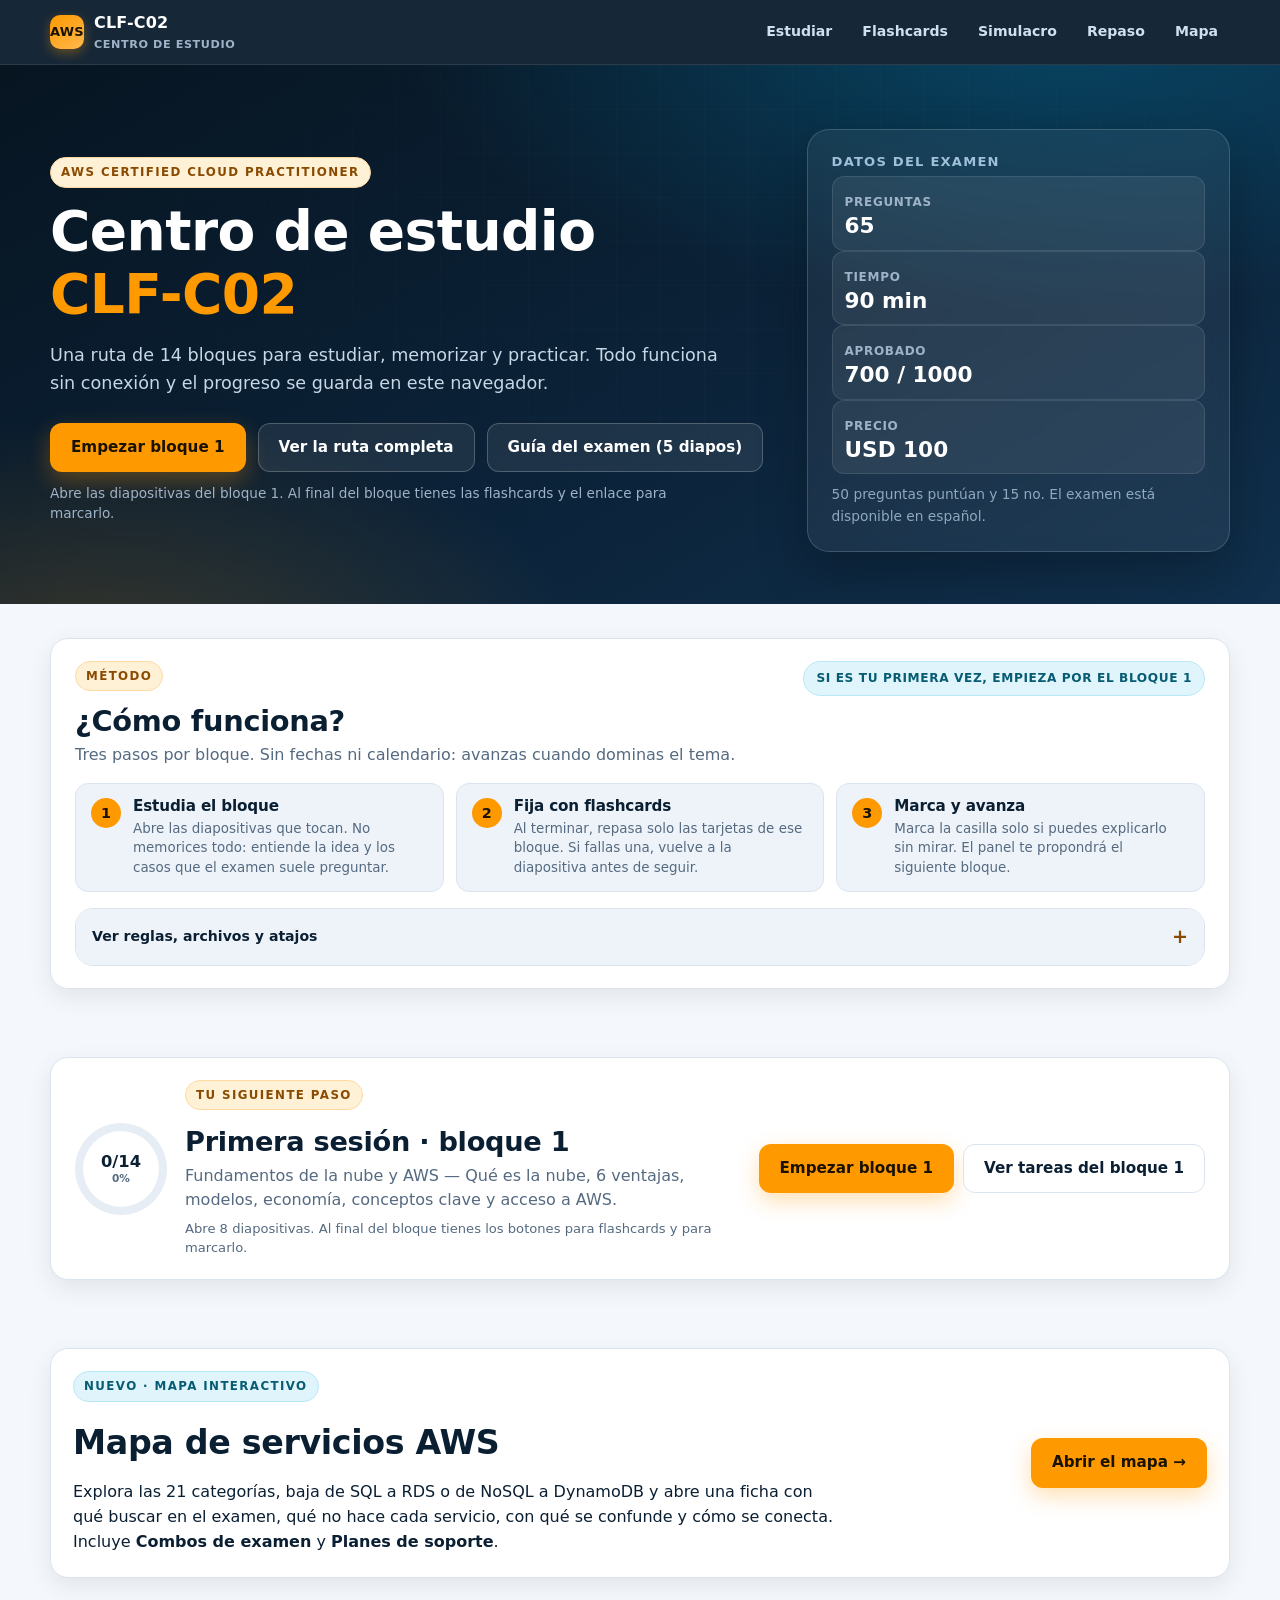
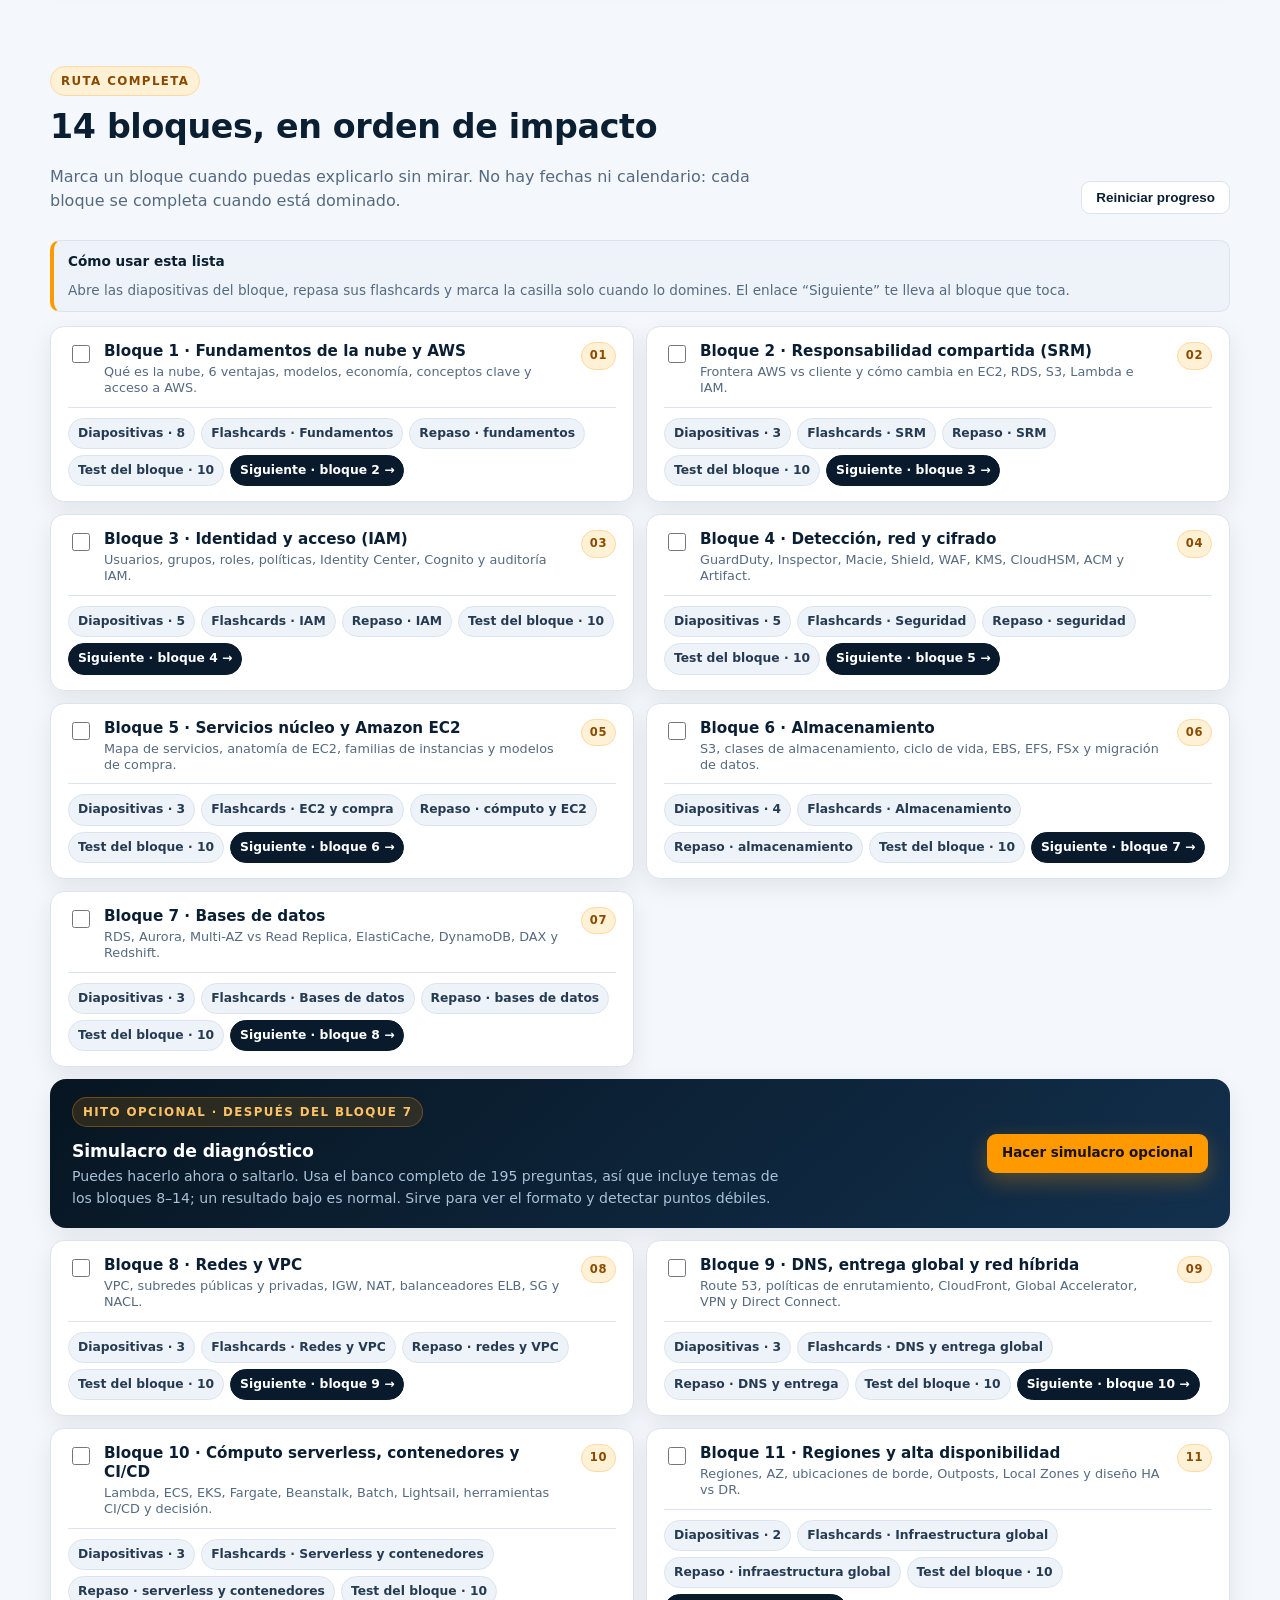
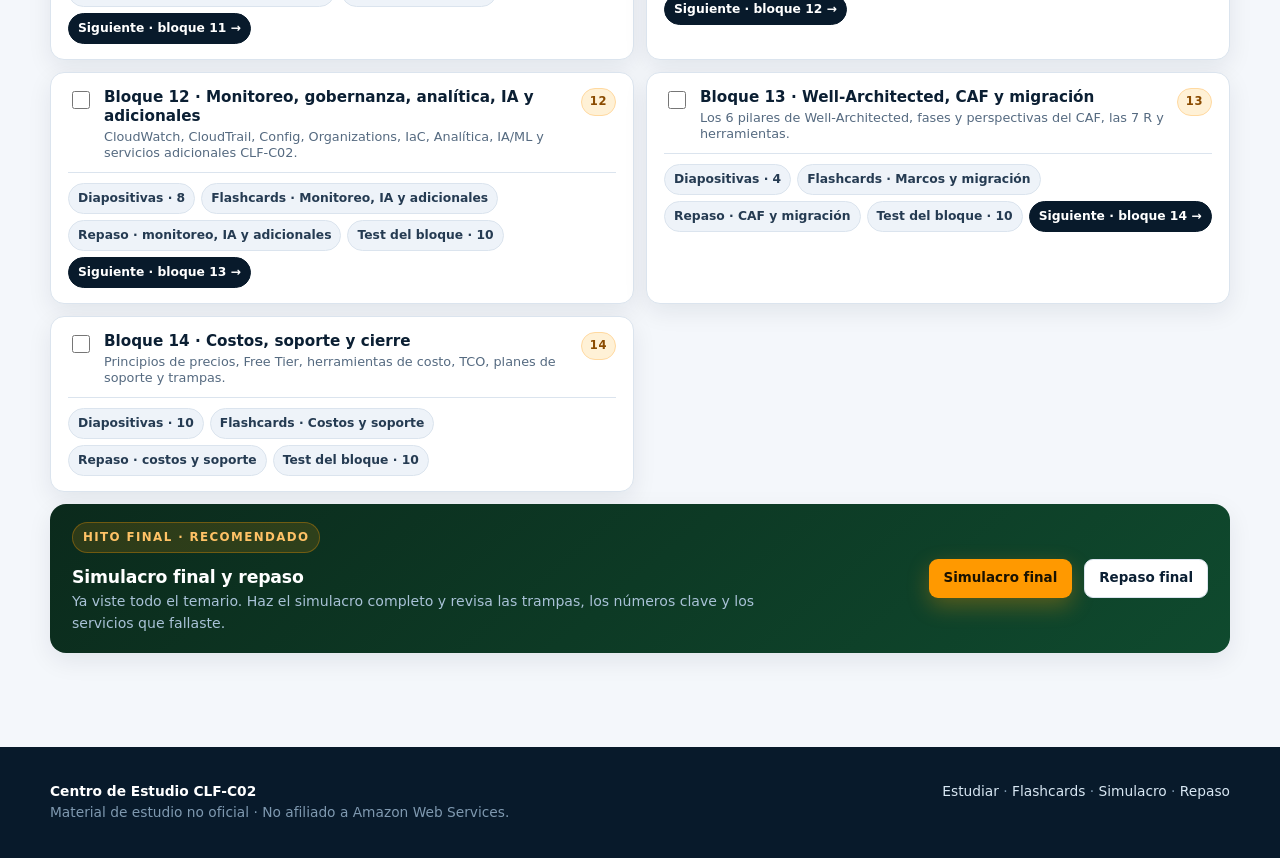
<file: contenido/index.html>
<!DOCTYPE html>
<html lang="es">
<head>
<meta charset="UTF-8">
<meta name="viewport" content="width=device-width, initial-scale=1.0">
<title>Centro de Estudio · AWS Certified Cloud Practitioner (CLF-C02)</title>
<meta name="description" content="Centro de estudio en español para AWS Certified Cloud Practitioner CLF-C02: ruta de 14 bloques, diapositivas, flashcards, simulacro y repaso.">
<link rel="stylesheet" href="assets/estilo.css?v=20261114a">
</head>
<body>

<nav class="topnav">
  <div class="container">
    <a class="brand" href="index.html">
      <span class="brand-mark">AWS</span>
      <span>CLF-C02<span class="brand-sub">Centro de estudio</span></span>
    </a>
    <div class="navlinks">
      <a href="estudio.html">Estudiar</a>
      <a href="flashcards.html">Flashcards</a>
      <a href="examen.html">Simulacro</a>
      <a href="repaso.html">Repaso</a>
      <a href="mapa.html">Mapa</a>
    </div>
  </div>
</nav>

<header class="hero">
  <div class="container">
    <div>
      <span class="eyebrow orange">AWS Certified Cloud Practitioner</span>
      <h1>Centro de estudio <span class="accent">CLF-C02</span></h1>
      <p class="lead">Una ruta de 14 bloques para estudiar, memorizar y practicar. Todo funciona sin conexión y el progreso se guarda en este navegador.</p>
      <div class="hero-actions">
        <a class="btn btn-primary" id="heroPrimary" href="estudio.html#s55">Empezar bloque 1</a>
        <a class="btn btn-ghost" id="heroSecondary" href="#ruta">Ver la ruta completa</a>
        <a class="btn btn-ghost" href="estudio.html#s1" title="Ver las 5 diapositivas introductorias sobre formato, dominios y reglas del examen CLF-C02">Guía del examen (5 diapos)</a>
      </div>
      <p class="hero-help" id="heroHelp">Abre las diapositivas del bloque 1. Al final del bloque tienes las flashcards y el enlace para marcarlo.</p>
    </div>
    <div class="exam-card">
      <h2>Datos del examen</h2>
      <div class="fact"><span>Preguntas</span><b>65</b></div>
      <div class="fact"><span>Tiempo</span><b>90 min</b></div>
      <div class="fact"><span>Aprobado</span><b>700 / 1000</b></div>
      <div class="fact"><span>Precio</span><b>USD 100</b></div>
      <p class="small" style="margin:10px 0 0;color:#8fa9bf">50 preguntas puntúan y 15 no. El examen está disponible en español.</p>
    </div>
  </div>
</header>

<main id="contenido">

<section class="section tight" id="como-funciona">
  <div class="container">
    <div class="how-strip">
      <div class="how-head">
        <div>
          <span class="eyebrow orange">Método</span>
          <h2>¿Cómo funciona?</h2>
          <p>Tres pasos por bloque. Sin fechas ni calendario: avanzas cuando dominas el tema.</p>
        </div>
        <span class="badge sky">Si es tu primera vez, empieza por el bloque 1</span>
      </div>
      <div class="how-steps">
        <div class="how-step">
          <span class="n">1</span>
          <div>
            <h3>Estudia el bloque</h3>
            <p>Abre las diapositivas que tocan. No memorices todo: entiende la idea y los casos que el examen suele preguntar.</p>
          </div>
        </div>
        <div class="how-step">
          <span class="n">2</span>
          <div>
            <h3>Fija con flashcards</h3>
            <p>Al terminar, repasa solo las tarjetas de ese bloque. Si fallas una, vuelve a la diapositiva antes de seguir.</p>
          </div>
        </div>
        <div class="how-step">
          <span class="n">3</span>
          <div>
            <h3>Marca y avanza</h3>
            <p>Marca la casilla solo si puedes explicarlo sin mirar. El panel te propondrá el siguiente bloque.</p>
          </div>
        </div>
      </div>
      <details class="how">
        <summary>Ver reglas, archivos y atajos</summary>
        <div class="how-body">
          <h3>Reglas del método</h3>
          <ul>
            <li>Un bloque por sesión. Entre 20 y 30 minutos es suficiente.</li>
            <li>Marca el bloque solo cuando puedas explicarlo sin ayuda.</li>
            <li>El simulacro sirve para detectar errores, no para memorizar preguntas.</li>
            <li>El simulacro completo es <strong>opcional</strong> después del bloque 7 y <strong>recomendado</strong> al final. Siempre usa el banco completo de 195 preguntas, así que incluye temas que aún no viste.</li>
            <li>El progreso se guarda en este navegador. Reiniciar la ruta no borra las preguntas vistas del simulacro.</li>
            <li>No hay fechas ni calendario: si fallas un día, sigues por el bloque que quedó pendiente.</li>
          </ul>
          <h3>Archivos</h3>
          <ul class="file-map">
            <li><code>index.html</code> — este panel y la ruta de bloques.</li>
            <li><code>estudio.html</code> — 69 diapositivas (5 de guía del examen + 64 organizadas en los 14 bloques de estudio) con contexto explicativo y checkpoints.</li>
            <li><code>flashcards.html</code> — 156 tarjetas sincronizadas bloque por bloque sin spoilers de bloques futuros.</li>
            <li><code>examen.html</code> — simulacro de 65 preguntas con banco de 195 y pausa.</li>
            <li><code>repaso.html</code> — tablas, cifras y trampas para el repaso final.</li>
            <li><code>mapa.html</code> — mapa interactivo de servicios, categorías y fichas de examen.</li>
            <li><code>assets/</code> — estilos, scripts y banco de preguntas.</li>
          </ul>
        </div>
      </details>
    </div>
  </div>
</section>

<section class="section tight" id="hoy">
  <div class="container">
    <div class="today-card">
      <div class="progress-wrap">
        <div class="ring" data-ring><span data-ring-label>0/14</span></div>
        <div class="today-copy">
          <span class="eyebrow">Tu siguiente paso</span>
          <h2 id="todayTitle">Primera sesión · bloque 1</h2>
          <p id="todayText">Fundamentos de la nube y AWS — Qué es la nube, 6 ventajas, IaaS/PaaS/SaaS, escalabilidad, elasticidad y acceso a AWS.</p>
          <p class="today-help" id="todayHelp">Abre 8 diapositivas. Al final del bloque tienes las flashcards exactas de este bloque y su test rápido.</p>
        </div>
      </div>
      <div class="today-actions">
        <a class="btn btn-primary" id="todayBtn" href="estudio.html#s55">Empezar bloque 1</a>
        <a class="btn btn-outline" id="todaySecondary" href="#bloque-1">Ver tareas del bloque 1</a>
      </div>
    </div>
  </div>
</section>

<section class="section tight" id="mapa-servicios">
  <div class="container">
    <div class="card flex between" style="gap:24px;align-items:center">
      <div style="max-width:760px">
        <span class="eyebrow sky">Nuevo · mapa interactivo</span>
        <h2 style="margin-top:10px">Mapa de servicios AWS</h2>
        <p style="margin-bottom:0">Explora las 21 categorías, baja de SQL a RDS o de NoSQL a DynamoDB y abre una ficha con qué buscar en el examen, qué no hace cada servicio, con qué se confunde y cómo se conecta. Incluye <strong>Combos de examen</strong> y <strong>Planes de soporte</strong>.</p>
      </div>
      <a class="btn btn-primary" href="mapa.html">Abrir el mapa →</a>
    </div>
  </div>
</section>

<section class="section" id="ruta">
  <div class="container">
    <div class="section-head">
      <div>
        <span class="eyebrow orange">Ruta completa</span>
        <h2>14 bloques, en orden de impacto</h2>
        <p>Marca un bloque cuando puedas explicarlo sin mirar. No hay fechas ni calendario: cada bloque se completa cuando está dominado.</p>
      </div>
      <button class="btn btn-outline btn-sm" type="button" data-reset-progress>Reiniciar progreso</button>
    </div>

    <div class="route-help" id="routeHelp">
      <b>Cómo usar esta lista</b>
      <span>Abre las diapositivas del bloque, repasa sus flashcards y marca la casilla solo cuando lo domines. El enlace “Siguiente” te lleva al bloque que toca.</span>
    </div>

    <div class="route" id="routeGrid"></div>
  </div>
</section>

</main>

<footer class="footer">
  <div class="container">
    <div><strong style="color:#fff">Centro de Estudio CLF-C02</strong><br><span class="small">Material de estudio no oficial · No afiliado a Amazon Web Services.</span></div>
    <div class="small"><a href="estudio.html">Estudiar</a> · <a href="flashcards.html">Flashcards</a> · <a href="examen.html">Simulacro</a> · <a href="repaso.html">Repaso</a></div>
  </div>
</footer>

<script src="assets/comun.js?v=20261027d"></script>
<script>
(function () {
  const BLOCKS = (typeof CLF !== 'undefined' && CLF.BLOCKS) ? CLF.BLOCKS : [];
  const route = document.getElementById('routeGrid');
  const heroPrimary = document.getElementById('heroPrimary');
  const heroSecondary = document.getElementById('heroSecondary');
  const heroHelp = document.getElementById('heroHelp');
  const title = document.getElementById('todayTitle');
  const text = document.getElementById('todayText');
  const help = document.getElementById('todayHelp');
  const btn = document.getElementById('todayBtn');
  const secondary = document.getElementById('todaySecondary');

  const focusN = (() => {
    const n = parseInt(new URLSearchParams(location.search).get('bloque'), 10);
    return BLOCKS.some(b => b.n === n) ? n : null;
  })();

  function esc(value) {
    return String(value).replace(/[&<>"]/g, c => ({'&': '&amp;', '<': '&lt;', '>': '&gt;', '"': '&quot;'}[c]));
  }

  function slidesHref(b) { return 'estudio.html#' + b.start; }
  function flashHref(b) { return CLF.flashHref(b); }
  function repasoHref(b) { return CLF.repasoHref(b); }

  function card(b, next) {
    const focus = focusN === b.n;
    const nextLink = next
      ? '<a class="next" href="' + slidesHref(next) + '" title="Ir al bloque ' + next.n + ': ' + esc(next.title) + '">Siguiente · bloque ' + next.n + ' →</a>'
      : '';
    return '<article class="block' + (focus ? ' block-focus' : '') + '" id="bloque-' + b.n + '"' + (focus ? ' aria-current="true"' : '') + '>' +
      '<div class="block-head">' +
        '<label class="check" title="Marca el bloque ' + b.n + ' solo cuando puedas explicarlo sin mirar">' +
          '<input type="checkbox" data-check="' + b.n + '" aria-label="Marcar bloque ' + b.n + ' como dominado">' +
          '<span class="ct">Bloque ' + b.n + ' · ' + esc(b.title) + '<span class="cs">' + esc(b.short) + '</span></span>' +
        '</label>' +
        '<span class="block-num">' + String(b.n).padStart(2, '0') + '</span>' +
      '</div>' +
      '<div class="block-tasks">' +
        '<a href="' + slidesHref(b) + '" title="Abrir ' + b.count + ' diapositivas: ' + esc(b.slidesLabel) + '">Diapositivas · ' + b.count + '</a>' +
        '<a href="' + flashHref(b) + '" title="Abrir solo las flashcards del bloque ' + b.n + ': ' + esc(b.flashLabel) + '">Flashcards · ' + esc(b.flashLabel) + '</a>' +
        '<a href="' + repasoHref(b) + '" title="Abrir el repaso de ' + esc(b.repasoLabel) + '">Repaso · ' + esc(b.repasoLabel) + '</a>' +
        '<a href="' + CLF.miniHref(b) + '" title="Test rápido de 10 preguntas sobre el bloque ' + b.n + ' (sin spoilers de bloques futuros)">Test del bloque · 10</a>' +
        nextLink +
      '</div>' +
    '</article>';
  }

  const milestone7 = '<div class="milestone">' +
    '<div>' +
      '<span class="eyebrow orange">Hito opcional · después del bloque 7</span>' +
      '<h3>Simulacro de diagnóstico</h3>' +
      '<p>Puedes hacerlo ahora o saltarlo. Usa el banco completo de 195 preguntas, así que incluye temas de los bloques 8–14; un resultado bajo es normal. Sirve para ver el formato y detectar puntos débiles.</p>' +
    '</div>' +
    '<a class="btn btn-primary btn-sm" href="examen.html" title="Abrir el simulacro completo de 65 preguntas (opcional)">Hacer simulacro opcional</a>' +
  '</div>';

  const milestoneFinal = '<div class="milestone final">' +
    '<div>' +
      '<span class="eyebrow orange">Hito final · recomendado</span>' +
      '<h3>Simulacro final y repaso</h3>' +
      '<p>Ya viste todo el temario. Haz el simulacro completo y revisa las trampas, los números clave y los servicios que fallaste.</p>' +
    '</div>' +
    '<div class="flex">' +
      '<a class="btn btn-primary btn-sm" href="examen.html" title="Abrir el simulacro final de 65 preguntas">Simulacro final</a>' +
      '<a class="btn btn-outline btn-sm" href="repaso.html#trampas" title="Abrir las trampas y el repaso final">Repaso final</a>' +
    '</div>' +
  '</div>';

  if (route && BLOCKS.length) {
    route.innerHTML =
      BLOCKS.slice(0, 7).map((b, i) => card(b, BLOCKS[i + 1])).join('') +
      milestone7 +
      BLOCKS.slice(7).map((b, i) => card(b, BLOCKS[7 + i + 1])).join('') +
      milestoneFinal;
  }

  function isDone(n) {
    const box = document.querySelector('[data-check="' + n + '"]');
    return !!(box && box.checked);
  }

  function renderToday() {
    if (!BLOCKS.length) return;
    const done = BLOCKS.filter(b => isDone(b.n));
    const next = BLOCKS.find(b => !isDone(b.n));

    if (!next) {
      title.textContent = 'Ruta completada · simulacro final';
      text.textContent = 'Los 14 bloques están marcados. Haz el simulacro final y revisa los errores antes del examen.';
      help.textContent = 'El simulacro final es la mejor última práctica. Después, repasa las trampas y los números clave.';
      btn.textContent = 'Abrir simulacro final';
      btn.href = 'examen.html';
      btn.title = 'Abrir el simulacro final de 65 preguntas';
      secondary.textContent = 'Repaso final';
      secondary.href = 'repaso.html#trampas';
      secondary.title = 'Abrir las trampas y el repaso final';
      heroPrimary.textContent = 'Abrir simulacro final';
      heroPrimary.href = 'examen.html';
      heroPrimary.title = 'Abrir el simulacro final de 65 preguntas';
      heroSecondary.textContent = 'Repaso final';
      heroSecondary.href = 'repaso.html#trampas';
      heroHelp.textContent = 'Ruta completada. El siguiente paso recomendado es el simulacro final y el repaso de trampas.';
      return;
    }

    const first = done.length === 0;
    title.textContent = first ? 'Primera sesión · bloque ' + next.n : 'Siguiente: bloque ' + next.n;
    text.textContent = next.title + ' — ' + next.short;
    help.textContent = 'Abre ' + next.count + ' diapositivas. Al final del bloque tienes los botones para flashcards y para marcarlo.';
    btn.textContent = 'Empezar bloque ' + next.n;
    btn.href = slidesHref(next);
    btn.title = 'Abrir el bloque ' + next.n + ': ' + next.title;
    secondary.textContent = 'Ver tareas del bloque ' + next.n;
    secondary.href = '#bloque-' + next.n;
    secondary.title = 'Bajar a la tarjeta del bloque ' + next.n;
    heroPrimary.textContent = 'Empezar bloque ' + next.n;
    heroPrimary.href = slidesHref(next);
    heroPrimary.title = 'Abrir el bloque ' + next.n + ': ' + next.title;
    heroSecondary.textContent = 'Ver la ruta completa';
    heroSecondary.href = '#ruta';
    heroSecondary.title = 'Ver los 14 bloques y marcar tu progreso';
    heroHelp.textContent = 'Abre las diapositivas del bloque ' + next.n + '. Al final del bloque tienes las flashcards y el enlace para marcarlo.';
  }

  function focusRoute() {
    if (!focusN) return;
    const target = document.getElementById('bloque-' + focusN);
    if (!target) return;
    const box = document.getElementById('routeHelp');
    if (box) {
      box.innerHTML = '<b>Bloque ' + focusN + ' resaltado.</b><span>Marca la casilla cuando puedas explicarlo sin mirar. El botón te trajo aquí, pero no la marca por ti.</span>';
    }
    setTimeout(() => target.scrollIntoView({behavior: 'smooth', block: 'center'}), 180);
  }

  document.querySelectorAll('[data-check]').forEach(box => {
    box.addEventListener('change', renderToday);
  });
  const reset = document.querySelector('[data-reset-progress]');
  if (reset) reset.addEventListener('click', () => setTimeout(renderToday, 0));

  document.addEventListener('DOMContentLoaded', () => {
    renderToday();
    focusRoute();
  });
})();
</script>
</body>
</html>
</file>
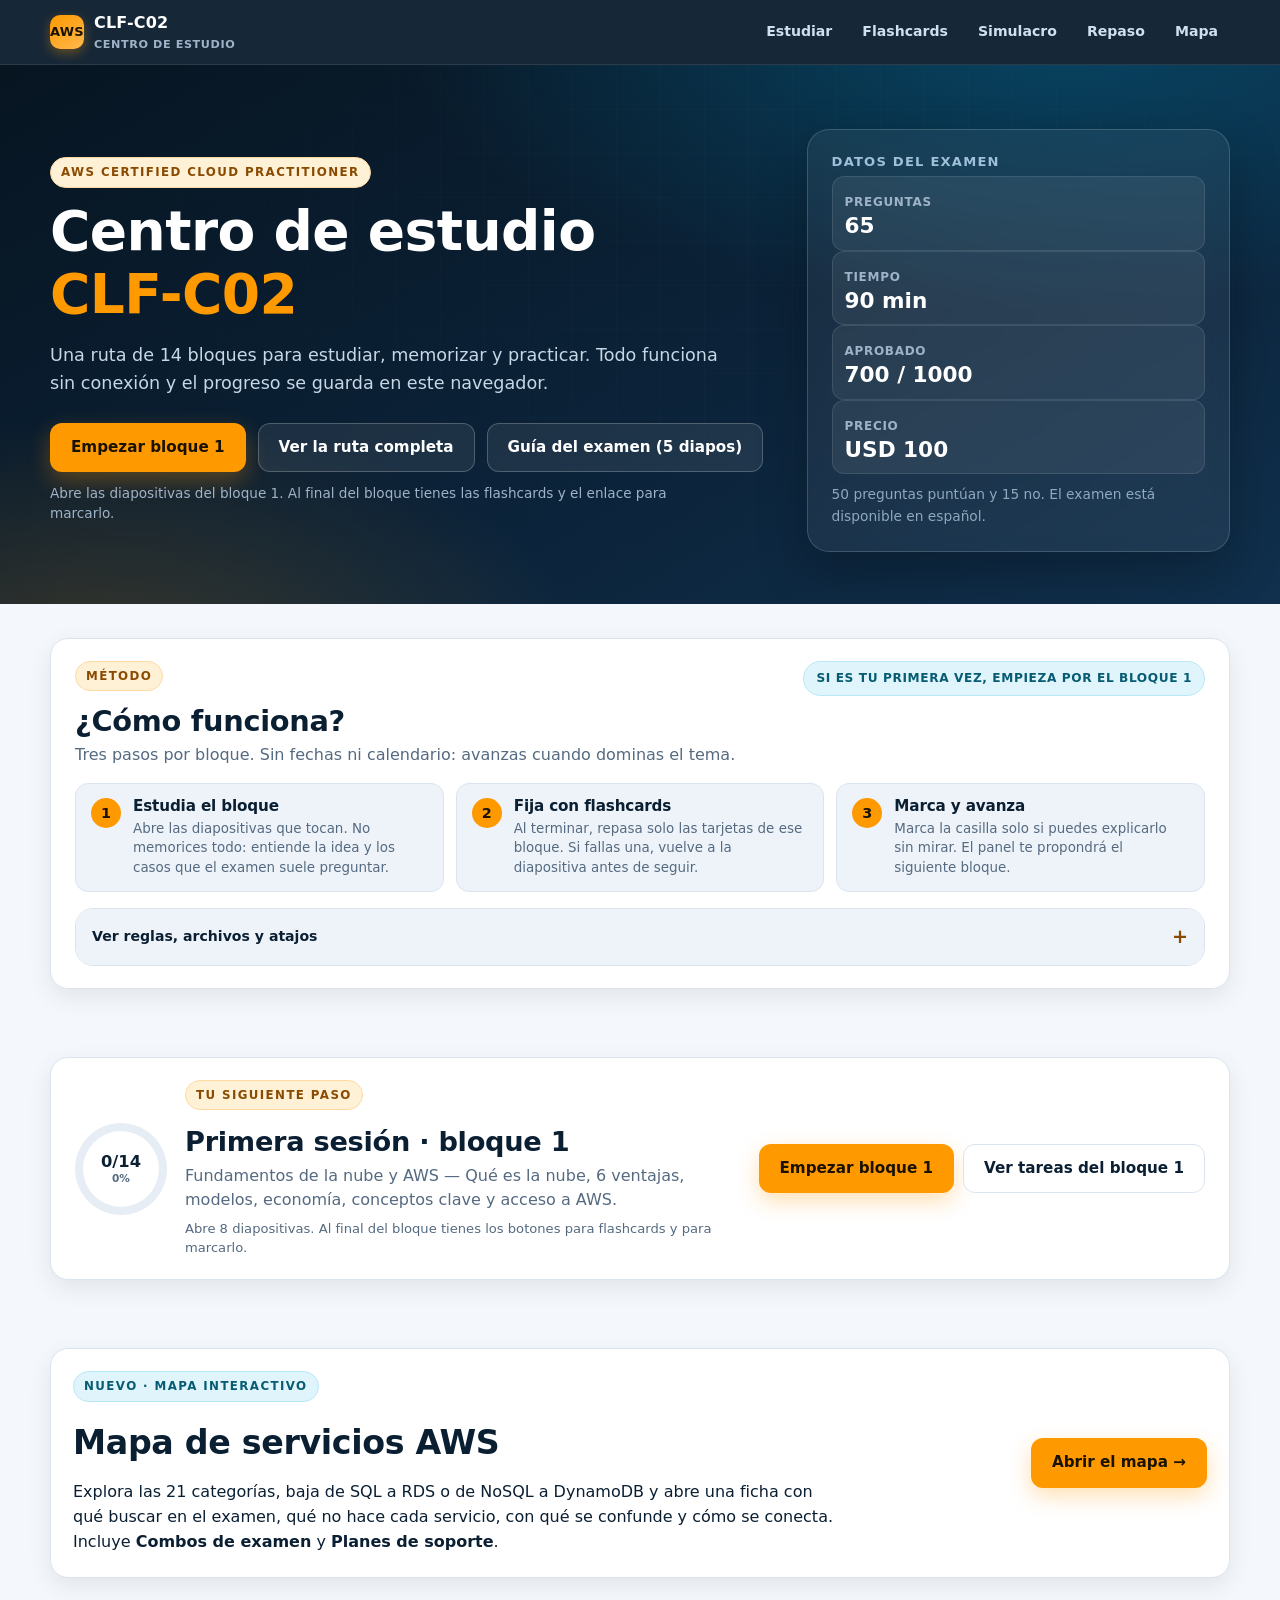
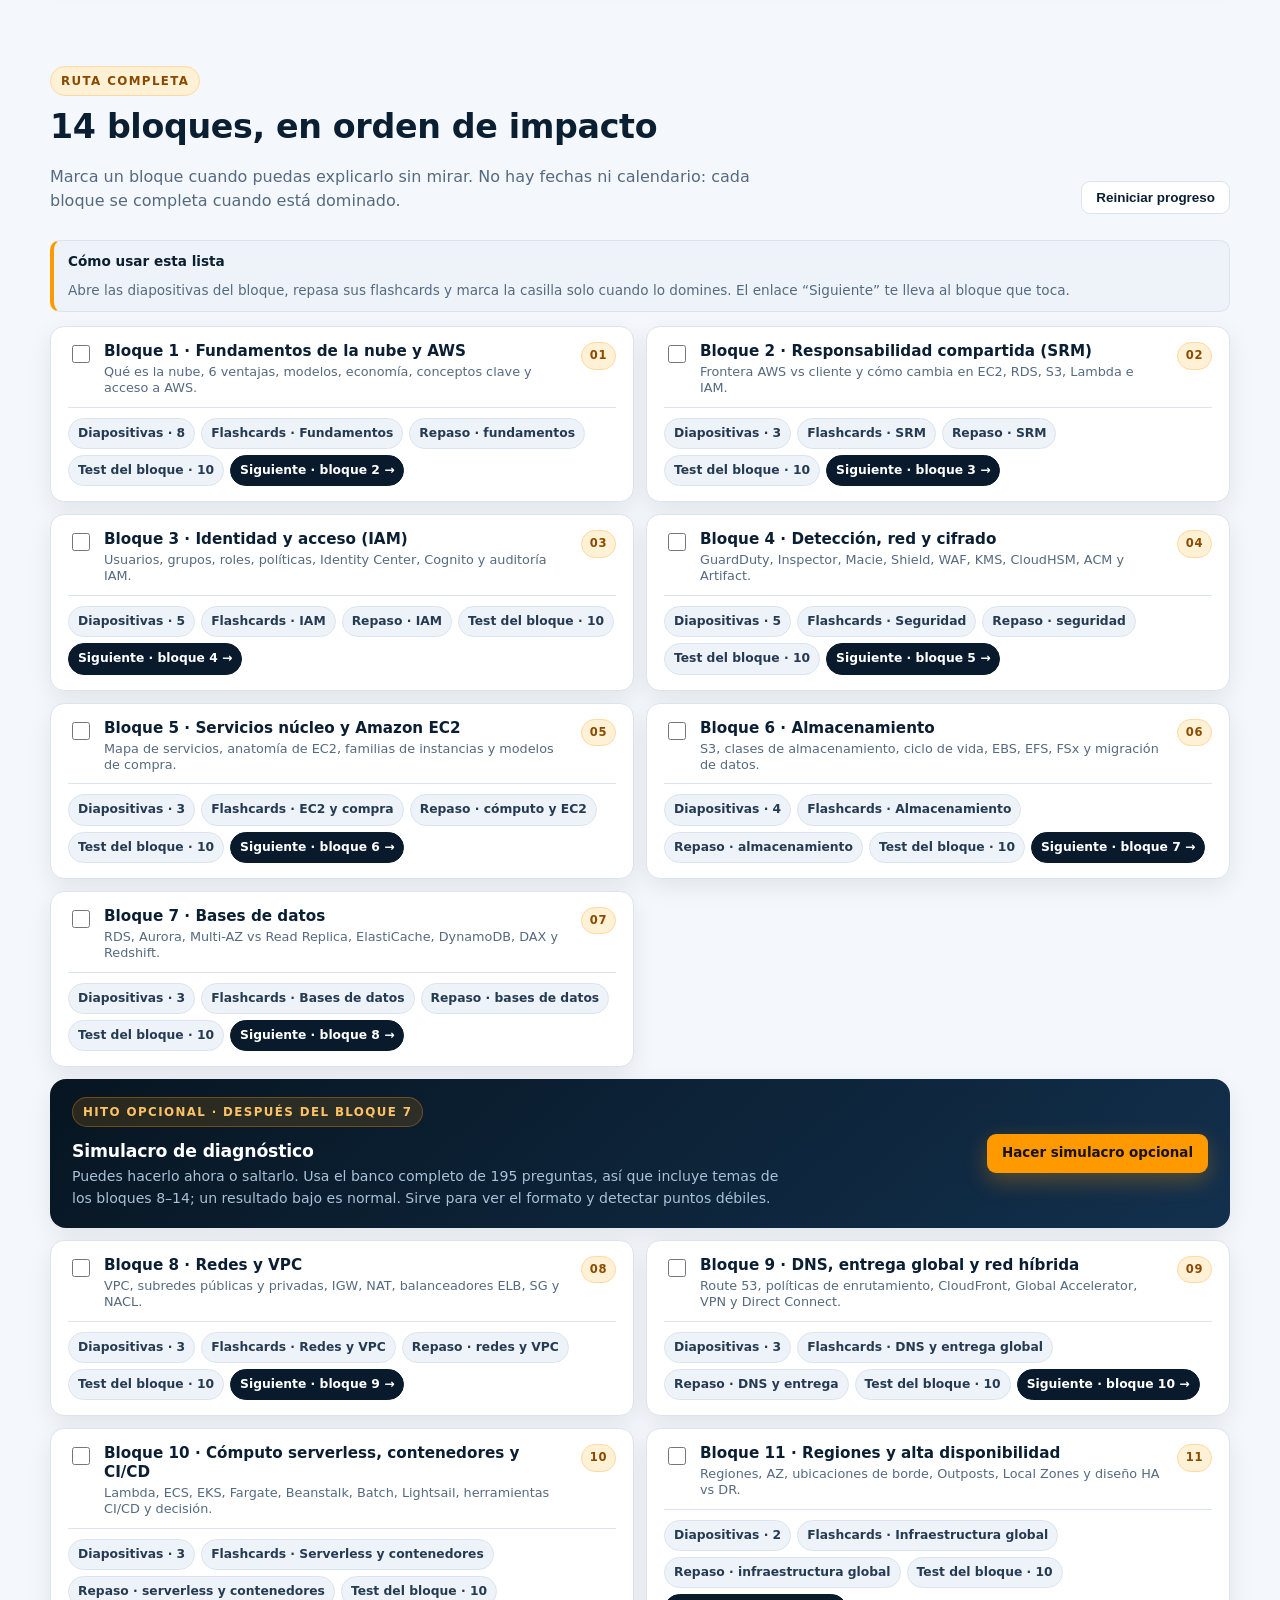
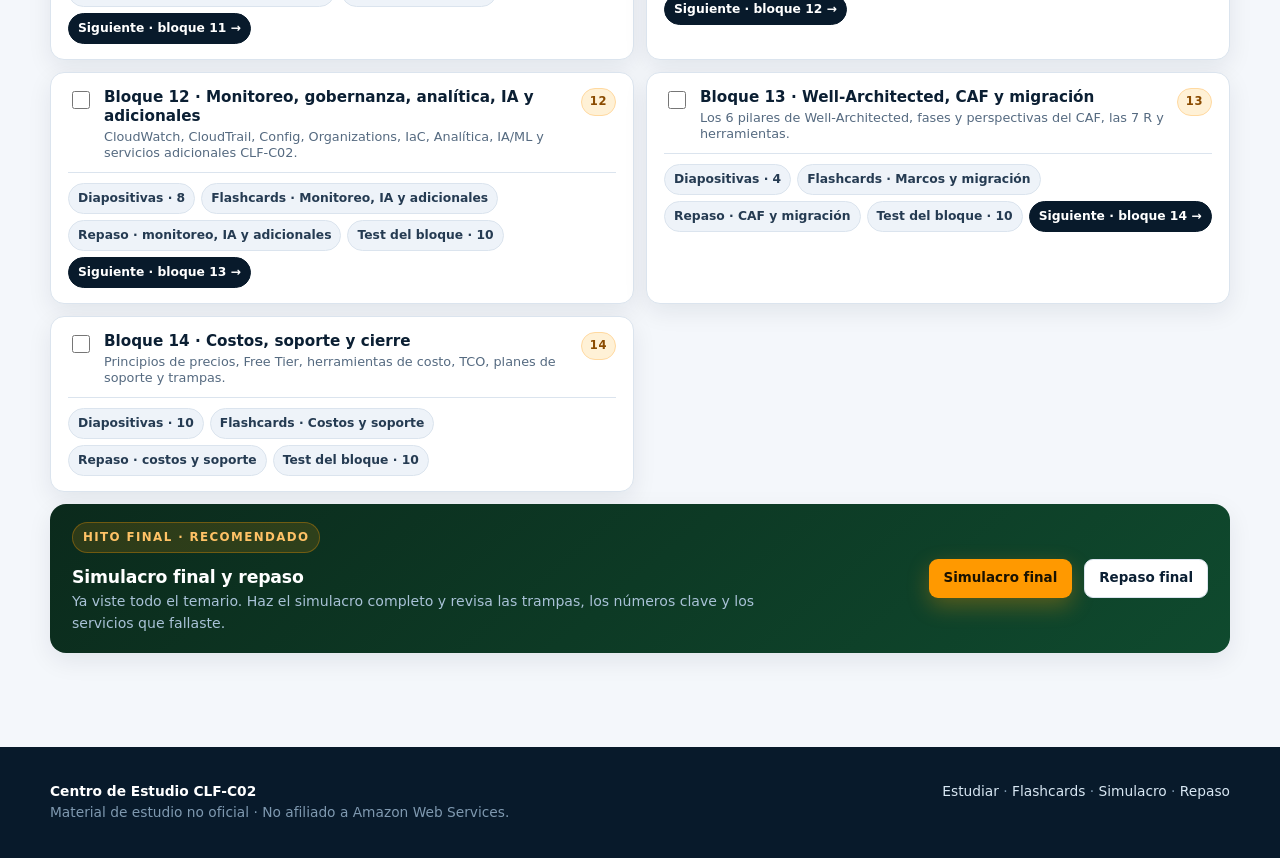
<file: Inicio_Estudio_AWS.html>
<!doctype html>
<html lang="es">
<head>
<meta charset="utf-8">
<meta name="viewport" content="width=device-width,initial-scale=1">
<meta http-equiv="refresh" content="0; url=contenido/index.html">
<title>Inicio · Centro de Estudio AWS Cloud Practitioner (CLF-C02)</title>
<link rel="stylesheet" href="contenido/assets/estilo.css?v=20261027d">
<script>
  window.location.replace('contenido/index.html');
</script>
</head>
<body>
<main class="container" style="min-height:80vh;display:flex;align-items:center;justify-content:center">
  <div class="card" style="max-width:520px;text-align:center;padding:36px 28px">
    <span class="pill orange" style="margin-bottom:12px">AWS Certified Cloud Practitioner · CLF-C02</span>
    <h1 style="font-size:1.6rem;margin:8px 0 10px">Centro de Estudio Interactivo</h1>
    <p class="muted" style="margin-bottom:20px">Abriendo el panel principal de estudio (14 bloques, 69 diapositivas, 156 flashcards, mapa de servicios, simulador de 195 preguntas y hoja de repaso)...</p>
    <a class="btn primary" href="contenido/index.html">Entrar al Centro de Estudio →</a>
  </div>
</main>
</body>
</html>
</file>
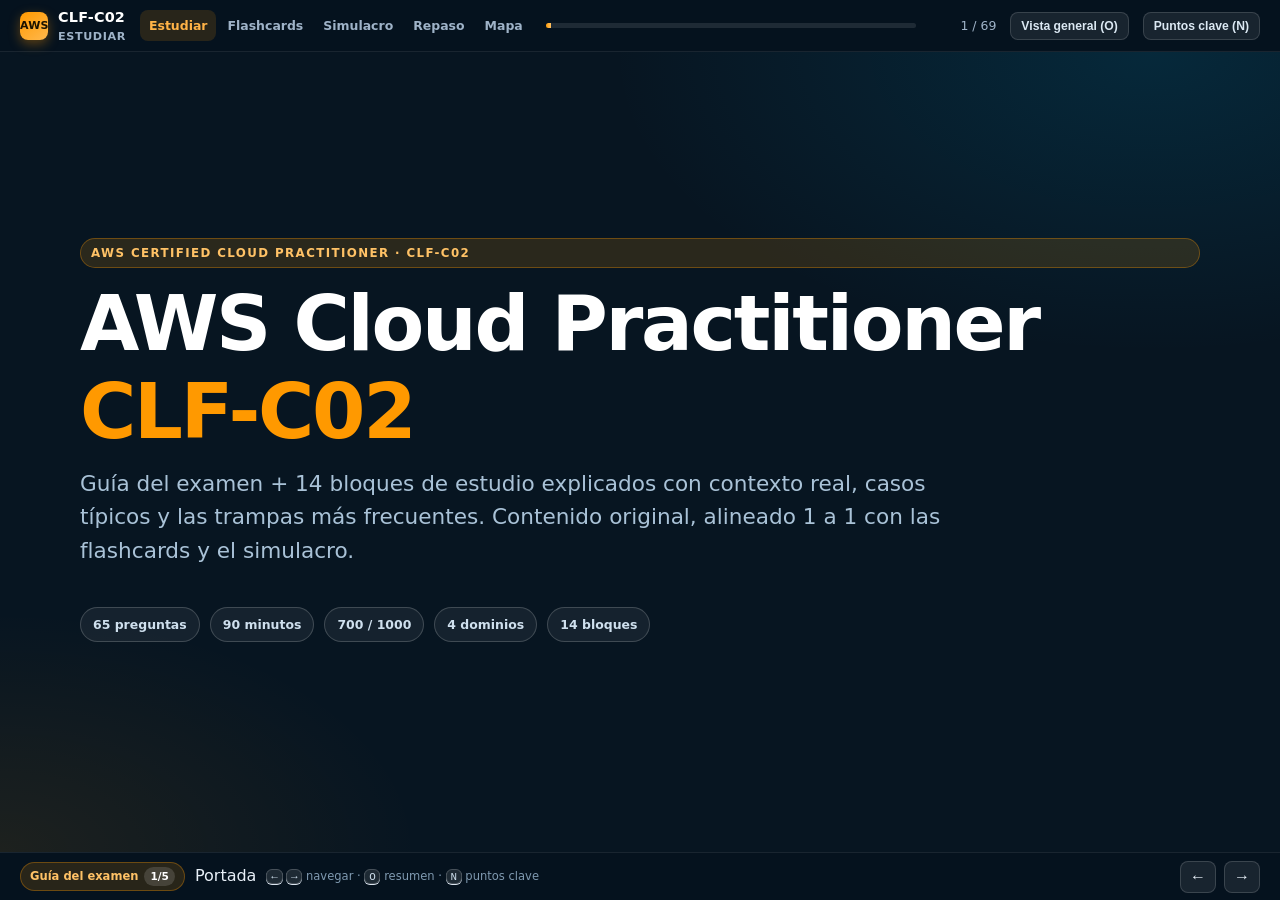
<file: contenido/estudio.html>
<!DOCTYPE html>
<html lang="es">
<head>
<meta charset="UTF-8">
<meta name="viewport" content="width=device-width, initial-scale=1.0">
<title>Estudiar · AWS Cloud Practitioner CLF-C02</title>
<meta name="description" content="Material de estudio en español para el AWS Certified Cloud Practitioner CLF-C02: 69 diapositivas organizadas en guía del examen y 14 bloques de contenido con contexto completo.">
<link rel="stylesheet" href="assets/estilo.css?v=20261114a">
</head>
<body class="deck-body">

<div class="deck">
  <div class="deck-top">
    <a class="brand" href="index.html">
      <span class="brand-mark">AWS</span>
      <span>CLF-C02<span class="brand-sub">Estudiar</span></span>
    </a>
    <nav class="deck-links" aria-label="Secciones">
      <a href="estudio.html" class="active" aria-current="page">Estudiar</a>
      <a href="flashcards.html">Flashcards</a>
      <a href="examen.html">Simulacro</a>
      <a href="repaso.html">Repaso</a>
      <a href="mapa.html">Mapa</a>
    </nav>
    <div class="deck-progress"><span id="deckBar"></span></div>
    <span class="deck-counter" id="deckCounter">1 / 69</span>
    <button id="btnOverview" type="button">Vista general (O)</button>
    <button id="btnNotes" type="button">Puntos clave (N)</button>
  </div>

  <main class="slides" id="slides">

    <!-- ============================================================
         INTRODUCCIÓN · GUÍA Y FORMATO DEL EXAMEN (s1–s5)
         ============================================================ -->
    <section class="slide" id="s1" data-title="Portada" data-note="Las primeras 5 diapositivas son la guía rápida del examen. A partir de la diapositiva 6 comienza el Bloque 1 (Fundamentos de la nube y AWS). Los bloques 1 a 6 y el 14 concentran la mayor cantidad de preguntas directas.">
      <div class="slide-inner title-slide">
        <span class="eyebrow">AWS Certified Cloud Practitioner · CLF-C02</span>
        <h1>AWS Cloud Practitioner<br><span style="color:var(--orange)">CLF-C02</span></h1>
        <p class="lead">Guía del examen + 14 bloques de estudio explicados con contexto real, casos típicos y las trampas más frecuentes. Contenido original, alineado 1 a 1 con las flashcards y el simulacro.</p>
        <div class="cover-meta">
          <span>65 preguntas</span><span>90 minutos</span><span>700 / 1000</span><span>4 dominios</span><span>14 bloques</span>
        </div>
      </div>
    </section>

    <section class="slide" id="s2" data-title="Cómo usar esta sección" data-note="La barra inferior avanza, O abre el mapa de diapositivas y N muestra los puntos clave. Al terminar cada bloque de estudio tendrás solo las flashcards y preguntas de ese tema.">
      <div class="slide-inner">
        <span class="eyebrow sky">Guía de estudio · Método</span>
        <h2>Cómo aprovechar estas diapositivas</h2>
        <p class="lead">Esta sección está pensada para comprender el porqué de cada concepto antes de pasar a memorizar. Primero vienen 3 diapositivas sobre las reglas del examen y luego arranca el <strong>Bloque 1 · Fundamentos</strong>.</p>
        <div class="grid grid-3">
          <div class="card">
            <h3>Navega rápido</h3>
            <ul class="tight">
              <li><kbd>→</kbd> / <kbd>Espacio</kbd>: siguiente</li>
              <li><kbd>←</kbd>: anterior</li>
              <li><kbd>Inicio</kbd> / <kbd>Fin</kbd>: primera / última</li>
              <li><kbd>O</kbd>: mapa completo de diapositivas</li>
              <li><kbd>N</kbd>: resumen de puntos clave</li>
            </ul>
          </div>
          <div class="card">
            <h3>Código de colores</h3>
            <ul class="tight">
              <li><strong>Verde (Memoriza):</strong> la regla o asociación clave para responder rápido.</li>
              <li><strong>Rojo (Trampa):</strong> el distractor clásico con el que el examen intenta confundirte.</li>
              <li><strong>Azul (Contexto):</strong> matices importantes para entender casos reales.</li>
            </ul>
          </div>
          <div class="card">
            <h3>Flujo sin adelantos</h3>
            <ul class="tight">
              <li>Lee con calma el contexto antes de cada tabla comparativa.</li>
              <li>Al cerrar un bloque, abre sus <strong>Flashcards</strong>: solo te preguntarán lo visto en ese bloque.</li>
              <li>Haz el <strong>Mini simulacro · 10</strong> para validar que dominas el tema.</li>
            </ul>
          </div>
        </div>
        <div class="callout memo"><b>Alcance</b><p>Cada bloque explica primero el concepto, luego compara los servicios que se parecen entre sí y cierra con la regla práctica para descartar opciones incorrectas.</p></div>
      </div>
    </section>

    <section class="slide" id="s3" data-title="Datos y dominios del examen" data-note="50 preguntas puntúan y 15 son experimentales (no puntúan ni se distinguen). El puntaje va de 100 a 1000 y apruebas con 700. Seguridad + Tecnología suman el 64% del examen.">
      <div class="slide-inner">
        <span class="eyebrow sky">Guía del examen · Estructura oficial</span>
        <h2>Datos y pesos del examen CLF-C02</h2>
        <p class="lead">El examen evalúa que comprendas qué hace cada servicio de AWS, cómo se reparte la seguridad y cómo optimizar costos, sin exigirte programar ni configurar comandos complejos.</p>
        <div class="two-col">
          <table>
            <thead><tr><th>Característica</th><th>Detalle oficial</th></tr></thead>
            <tbody>
              <tr><td><strong>Preguntas totales</strong></td><td><strong>65</strong> (50 calificables + 15 experimentales sin identificar)</td></tr>
              <tr><td><strong>Duración</strong></td><td><strong>90 minutos</strong> (~83 segundos por pregunta)</td></tr>
              <tr><td><strong>Puntaje para aprobar</strong></td><td><strong>700 sobre 1000</strong> (escala de 100 a 1000; sin penalización por fallar)</td></tr>
              <tr><td><strong>Tipos de pregunta</strong></td><td>Opción única (1 de 4) y respuesta múltiple (2 o 3 de 5)</td></tr>
              <tr><td><strong>Costo y vigencia</strong></td><td><strong>USD 100</strong> · Certificación válida por <strong>3 años</strong></td></tr>
              <tr><td><strong>Modalidad</strong></td><td>Pearson VUE (en centro autorizado o desde casa con supervisión online)</td></tr>
            </tbody>
          </table>
          <div>
            <div class="card" style="margin-bottom:12px">
              <h3>Peso de los 4 dominios oficiales</h3>
              <div class="domain-row" style="grid-template-columns:1fr 1fr 44px;margin:8px 0"><div class="label" style="font-size:.85rem">1. Conceptos de la nube</div><div class="bar"><span class="w1"></span></div><div class="pct">24%</div></div>
              <div class="domain-row" style="grid-template-columns:1fr 1fr 44px;margin:8px 0"><div class="label" style="font-size:.85rem">2. Seguridad y cumplimiento</div><div class="bar"><span class="w2"></span></div><div class="pct">30%</div></div>
              <div class="domain-row" style="grid-template-columns:1fr 1fr 44px;margin:8px 0"><div class="label" style="font-size:.85rem">3. Tecnología y servicios</div><div class="bar"><span class="w3"></span></div><div class="pct">34%</div></div>
              <div class="domain-row" style="grid-template-columns:1fr 1fr 44px;margin:8px 0"><div class="label" style="font-size:.85rem">4. Facturación, precios y soporte</div><div class="bar"><span class="w4"></span></div><div class="pct">12%</div></div>
            </div>
            <div class="callout info"><b>Dónde está el grueso de los puntos</b><p><strong>Seguridad (30%) + Tecnología (34%) = 64% del examen.</strong> Si dominas Responsabilidad Compartida, IAM y la diferencia entre los servicios principales de cómputo, almacenamiento, bases de datos y red, tienes más de la mitad del examen asegurado.</p></div>
          </div>
        </div>
      </div>
    </section>

    <section class="slide" id="s4" data-title="Qué pregunta el examen" data-note="Casi nunca preguntan definiciones de diccionario. Te dan un escenario breve y te piden elegir el servicio más adecuado, económico o con menor carga operativa.">
      <div class="slide-inner">
        <span class="eyebrow sky">Guía del examen · Cómo razonar</span>
        <h2>Los 6 patrones de pregunta que más se repiten</h2>
        <p class="lead">En lugar de pedirte definiciones teóricas, el examen plantea situaciones breves de una empresa. Identificar la palabra clave del enunciado te permite descartar dos distractores de inmediato.</p>
        <div class="grid grid-2">
          <div class="card"><h3>1 · Identificación de servicio por escenario</h3><p>“Almacenar objetos con durabilidad del 99,999999999% (11 nueves)”. → <strong>Amazon S3</strong>.</p></div>
          <div class="card"><h3>2 · Frontera de responsabilidad compartida</h3><p>“¿Quién es responsable de parchear el sistema operativo invitado en EC2?”. → <strong>El cliente</strong> (en RDS lo hace AWS).</p></div>
          <div class="card"><h3>3 · La opción más económica (Cost-effective)</h3><p>“Procesamiento por lotes que tolera interrupciones al menor costo”. → <strong>Instancias Spot</strong>.</p></div>
          <div class="card"><h3>4 · Menor esfuerzo operativo (Serverless / Gestionado)</h3><p>“Ejecutar código en respuesta a eventos sin administrar servidores”. → <strong>AWS Lambda</strong>.</p></div>
          <div class="card"><h3>5 · Alta disponibilidad vs Rendimiento</h3><p>“Sobrevivir a la caída de un centro de datos”. → <strong>Multi-AZ</strong>. “Descargar consultas de lectura”. → <strong>Read Replica</strong>.</p></div>
          <div class="card"><h3>6 · Herramienta de costos o plan de soporte</h3><p>“Estimar costos antes de crear recursos”. → <strong>Pricing Calculator</strong>. “Contar con un TAM designado”. → <strong>Enterprise Support</strong>.</p></div>
        </div>
        <div class="callout trap"><b>Regla de oro para descartar</b><p>La opción más cara o compleja casi nunca es la respuesta correcta. El examen premia la solución <strong>gestionada por AWS, sin puntos únicos de fallo y justa para lo que pide el enunciado</strong>.</p></div>
      </div>
    </section>

    <section class="slide" id="s5" data-title="Mapa de los 14 bloques" data-note="Esta es la ruta de 14 bloques de contenido puro. En la siguiente diapositiva comienza el Bloque 1 (Fundamentos de la nube y AWS).">
      <div class="slide-inner">
        <span class="eyebrow sky">Guía del examen · Tu ruta</span>
        <h2>Los 14 bloques de estudio, en orden lógico y de impacto</h2>
        <p class="lead">Hemos separado esta guía inicial para que los 14 bloques de tu ruta sean 100% de materia real. Cada bloque construye las bases que necesitas para entender el siguiente.</p>
        <ul class="mini-list" style="font-size:.92rem">
          <li><strong>1.</strong> Fundamentos de la nube y AWS</li>
          <li><strong>2.</strong> Responsabilidad compartida (SRM)</li>
          <li><strong>3.</strong> Identidad y acceso (IAM)</li>
          <li><strong>4.</strong> Detección, red y cifrado</li>
          <li><strong>5.</strong> Servicios núcleo y Amazon EC2</li>
          <li><strong>6.</strong> Almacenamiento (S3, EBS, EFS, FSx)</li>
          <li><strong>7.</strong> Bases de datos (RDS, Aurora, NoSQL)</li>
          <li><strong>8.</strong> Redes y VPC (Subredes, ELB, SG, NACL)</li>
          <li><strong>9.</strong> DNS, entrega global y red híbrida</li>
          <li><strong>10.</strong> Cómputo serverless, contenedores y CI/CD</li>
          <li><strong>11.</strong> Regiones y alta disponibilidad</li>
          <li><strong>12.</strong> Monitoreo, gobernanza, analítica e IA</li>
          <li><strong>13.</strong> Well-Architected, AWS CAF y migración</li>
          <li><strong>14.</strong> Costos, soporte y cierre</li>
        </ul>
        <div class="block-end" style="margin-top:16px">
          <div class="be-copy">
            <span class="be-eyebrow">Fin de la guía introductoria</span>
            <h3>Listo para comenzar el Bloque 1</h3>
            <p>A partir de la siguiente diapositiva empieza el material de estudio del Bloque 1: Fundamentos de la nube y AWS.</p>
          </div>
          <div class="be-actions">
            <a class="be-btn primary" href="#s55">Empezar Bloque 1 · Fundamentos →</a>
            <a class="be-btn" href="index.html#ruta">Ver ruta en el panel</a>
          </div>
        </div>
      </div>
    </section>

    <!-- ============================================================
         BLOQUE 1 · FUNDAMENTOS DE LA NUBE Y AWS (s55, s60, s56, s57, s58, s61, s59, s62)
         ============================================================ -->
    <section class="slide" id="s55" data-title="Qué es la nube" data-note="Nube = entrega bajo demanda de potencia de cómputo, bases de datos, almacenamiento y aplicaciones a través de internet con precios de pago por uso. Elimina la compra anticipada de hardware físico.">
      <div class="slide-inner">
        <span class="eyebrow">Bloque 1 · Fundamentos</span>
        <h2>¿Qué es la informática en la nube?</h2>
        <p class="lead">La informática en la nube es la entrega bajo demanda de recursos de TI (cómputo, almacenamiento, bases de datos, redes y aplicaciones) a través de internet y con un modelo de <strong>pago por uso</strong>. En lugar de comprar y mantener servidores físicos, los solicitas a AWS cuando los necesitas y los liberas cuando terminas.</p>
        <div class="two-col">
          <div class="card">
            <h3>Centro de datos tradicional (On-premises)</h3>
            <ul class="tight">
              <li>Debes comprar el hardware meses antes de lanzar un proyecto.</li>
              <li>Dimensionas para el pico máximo: la mayor parte del año sobra capacidad pagada sin usar, o falta si el tráfico supera lo previsto.</li>
              <li>Tú asumes el costo de electricidad, refrigeración, espacio físico, seguridad del edificio y reemplazo de piezas dañadas.</li>
            </ul>
          </div>
          <div class="card">
            <h3>Informática en la nube (AWS)</h3>
            <ul class="tight">
              <li>Aprovisionas servidores, almacenamiento o bases de datos en <strong>minutos</strong> mediante unos clics o una llamada API.</li>
              <li>La capacidad crece o disminuye según el tráfico real del momento.</li>
              <li>Solo pagas por el tiempo o volumen que consumes mientras los recursos están activos.</li>
              <li>AWS mantiene los centros de datos físicos y el hardware subyacente.</li>
            </ul>
          </div>
        </div>
        <div class="callout memo"><b>Las 3 características que definen la nube</b><p><strong>1) Acceso bajo demanda</strong> (autoservicio sin esperar a proveedores de hardware), <strong>2) Recursos elásticos a través de la red</strong> y <strong>3) Medición y pago por consumo real</strong>.</p></div>
      </div>
    </section>

    <section class="slide" id="s60" data-title="Las 6 ventajas de la nube" data-note="Las 6 ventajas oficiales de la nube según AWS son pregunta clásica del Dominio 1: cambiar CapEx por gasto variable, economías de escala, dejar de adivinar capacidad, velocidad y agilidad, dejar de gastar en operar datacenters y alcance global en minutos.">
      <div class="slide-inner">
        <span class="eyebrow">Bloque 1 · Ventajas clave</span>
        <h2>Las 6 ventajas de la informática en la nube según AWS</h2>
        <p class="lead">AWS resume el valor comercial y técnico de migrar a la nube en <strong>seis ventajas oficiales</strong>. El examen suele describir una situación de negocio y pedirte cuál de estas seis ventajas la explica.</p>
        <div class="grid grid-3">
          <div class="card">
            <h3>1 · Gasto de capital a variable</h3>
            <p>En vez de invertir grandes sumas por adelantado en centros de datos y servidores (<strong>CapEx</strong>), pagas solo cuando consumes recursos informáticos y solo por la cantidad consumida (<strong>OpEx</strong>).</p>
          </div>
          <div class="card">
            <h3>2 · Economías de escala masivas</h3>
            <p>Como AWS agrega el uso de cientos de miles de clientes, logra costos unitarios más bajos de energía, red y hardware, trasladando esos ahorros en precios por uso más bajos de los que lograrías por tu cuenta.</p>
          </div>
          <div class="card">
            <h3>3 · Dejar de adivinar la capacidad</h3>
            <p>No tienes que estimar cuántos servidores necesitarás dentro de un año. Aprovisionas lo que necesitas hoy y escalas hacia arriba o hacia abajo en minutos según la demanda real.</p>
          </div>
          <div class="card">
            <h3>4 · Mayor velocidad y agilidad</h3>
            <p>Los nuevos recursos están a un clic de distancia. Reducir de semanas a minutos el tiempo para entregar recursos a los desarrolladores multiplica la experimentación y la innovación.</p>
          </div>
          <div class="card">
            <h3>5 · Dejar de gastar en datacenters</h3>
            <p>Tu equipo deja de dedicar tiempo y presupuesto a montar racks, apilar servidores y mantener aire acondicionado, y puede enfocarse en los proyectos que diferencian a tu negocio.</p>
          </div>
          <div class="card">
            <h3>6 · Alcance global en minutos</h3>
            <p>Puedes desplegar tu aplicación en múltiples regiones alrededor del mundo con pocos clics, acercando el servicio a tus clientes con menor latencia y a un costo mínimo.</p>
          </div>
        </div>
        <div class="callout trap"><b>Cómo no confundir la 2, la 3 y la 4</b><p>“Precio más bajo porque AWS compra para millones de clientes” → <strong>Economías de escala</strong>. “No quedarme corto ni sobredimensionar para un pico” → <strong>Dejar de adivinar la capacidad</strong>. “Crear un entorno de pruebas en minutos para experimentar” → <strong>Velocidad y agilidad</strong>.</p></div>
      </div>
    </section>

    <section class="slide" id="s56" data-title="IaaS, PaaS y SaaS" data-note="IaaS ofrece bloques básicos (cómputo, red, disco) con máximo control del SO (ej. EC2). PaaS abstrae el SO y el hardware para que solo despliegues código o gestiones datos (ej. Elastic Beanstalk, RDS). SaaS es un producto final listo para usar (ej. WorkMail, Chime).">
      <div class="slide-inner">
        <span class="eyebrow">Bloque 1 · Modelos de servicio</span>
        <h2>Modelos de servicio: IaaS, PaaS y SaaS</h2>
        <p class="lead">Los servicios en la nube se dividen en tres capas según <strong>cuánta administración técnica asume AWS y cuánto control directo conservas tú</strong>. Cuanto más subes de IaaS hacia SaaS, menos servidores y parches administras.</p>
        <div class="grid grid-3" style="margin-bottom:14px">
          <div class="card"><h3>IaaS · Infraestructura</h3><p>Alquilas los bloques básicos de TI (servidores virtuales, discos, redes). Es el modelo más parecido a tus servidores tradicionales y te da el máximo control sobre el sistema operativo.</p></div>
          <div class="card"><h3>PaaS · Plataforma</h3><p>AWS administra el hardware, el sistema operativo y el entorno de ejecución. Tú solo subes tu código o consultas tus datos sin preocuparte por parches ni aprovisionamiento.</p></div>
          <div class="card"><h3>SaaS · Software</h3><p>Una aplicación completa alojada y operada por el proveedor. No administras infraestructura ni plataforma; solo configuras y utilizas el software desde el navegador o app.</p></div>
        </div>
        <table>
          <thead><tr><th>Modelo</th><th>Lo que tú administras</th><th>Lo que administra AWS</th><th>Ejemplos en AWS</th></tr></thead>
          <tbody>
            <tr><td><strong>IaaS</strong> (Infraestructura como servicio)</td><td>Sistema operativo invitado, parches, runtime, aplicaciones, reglas de red y datos.</td><td>Centro de datos físico, servidores, almacenamiento físico y virtualización (hipervisor).</td><td><strong>Amazon EC2</strong>, Amazon VPC, Amazon EBS.</td></tr>
            <tr><td><strong>PaaS</strong> (Plataforma como servicio)</td><td>Código de la aplicación, datos y configuración del servicio.</td><td>Hardware, sistema operativo, parches del motor y escalado de la plataforma.</td><td><strong>AWS Elastic Beanstalk</strong>, Amazon RDS.</td></tr>
            <tr><td><strong>SaaS</strong> (Software como servicio)</td><td>Datos del usuario, permisos de cuentas y configuración funcional.</td><td>Toda la pila: infraestructura, sistema operativo, aplicación y mantenimiento.</td><td><strong>Amazon WorkMail</strong>, Amazon Chime, Amazon Connect.</td></tr>
          </tbody>
        </table>
        <div class="callout memo"><b>Regla práctica</b><p>“Necesito control total del sistema operativo” → <strong>IaaS (EC2)</strong>. “Quiero desplegar mi aplicación sin administrar servidores ni SO” → <strong>PaaS (Elastic Beanstalk)</strong>. “Quiero usar un correo corporativo listo sin mantener la aplicación” → <strong>SaaS</strong>.</p></div>
      </div>
    </section>

    <section class="slide" id="s57" data-title="Modelos de despliegue" data-note="Nube pública (Cloud): todo corre sobre la infraestructura compartida de AWS. Privada (On-premises): datacenter exclusivo de la empresa. Híbrida: conecta el datacenter propio con AWS mediante VPN, Direct Connect u Outposts.">
      <div class="slide-inner">
        <span class="eyebrow">Bloque 1 · Modelos de despliegue</span>
        <h2>Modelos de despliegue: Nube pública, privada e híbrida</h2>
        <p class="lead">Mientras que IaaS/PaaS/SaaS definen <em>qué</em> administras, el modelo de despliegue define <strong>dónde residen las aplicaciones y quién utiliza la infraestructura subyacente</strong>.</p>
        <div class="grid grid-3">
          <div class="card">
            <h3>Nube pública (Cloud-based)</h3>
            <p>Todas las partes de la aplicación se ejecutan en la infraestructura de un proveedor de nube como <strong>AWS</strong>. Puedes migrar aplicaciones existentes o crearlas desde cero usando servicios nativos. Aunque el hardware físico sea multitenant (compartido), tu entorno lógico está aislado de forma segura.</p>
          </div>
          <div class="card">
            <h3>Nube privada (On-premises)</h3>
            <p>Despliegue de recursos dentro del centro de datos exclusivo de una sola organización, usando herramientas de virtualización y gestión (a veces llamada “nube privada”). Ofrece control físico dedicado por motivos regulatorios estrictos o sistemas heredados, pero no brinda las economías de escala de la nube pública.</p>
          </div>
          <div class="card">
            <h3>Nube híbrida (Hybrid)</h3>
            <p>Conecta la infraestructura local (on-premises) de la empresa con los recursos de la nube pública de AWS para que trabajen como una sola arquitectura. Es ideal durante migraciones graduales, para mantener bases de datos reguladas en local mientras el sitio web escala en AWS, o para usar AWS como respaldo.</p>
          </div>
        </div>
        <div class="callout trap"><b>Trampa frecuente del examen</b><p>Desplegar una aplicación en <strong>dos regiones distintas de AWS</strong> sigue siendo <strong>nube pública</strong>, no nube híbrida. Solo es <strong>híbrida</strong> cuando conectas AWS con un centro de datos propio (mediante VPN, Direct Connect, Storage Gateway u Outposts).</p></div>
      </div>
    </section>

    <section class="slide" id="s58" data-title="Economía de la nube" data-note="CapEx (Capital Expenditure) es el pago anticipado por activos físicos. OpEx (Operational Expenditure) es el gasto operativo variable según el consumo mensual. El pago por uso exige apagar o redimensionar recursos ociosos.">
      <div class="slide-inner">
        <span class="eyebrow">Bloque 1 · Economía</span>
        <h2>Economía de la nube: CapEx frente a OpEx</h2>
        <p class="lead">Uno de los cambios más importantes para las finanzas de una empresa al adoptar AWS es reemplazar las grandes compras anticipadas de activos fijos por un gasto operativo variable ligado a los ingresos y al uso real.</p>
        <div class="two-col" style="margin-bottom:14px">
          <div class="card">
            <h3>CapEx · Gasto de capital</h3>
            <p>Es el dinero que se paga por adelantado para adquirir activos físicos a largo plazo: edificios, salas de servidores, racks, switches y almacenamiento que se amortizan durante años, se usen o no.</p>
          </div>
          <div class="card">
            <h3>OpEx · Gasto operativo variable</h3>
            <p>Es el gasto continuo por los servicios que consumes día a día. En AWS pagas una factura mensual según las horas de cómputo, los gigabytes almacenados o las solicitudes realizadas.</p>
          </div>
        </div>
        <table>
          <thead><tr><th>Dimensión financiera</th><th>Infraestructura On-premises (CapEx)</th><th>Nube de AWS (OpEx variable)</th></tr></thead>
          <tbody>
            <tr><td><strong>Desembolso inicial</strong></td><td>Muy alto antes de recibir al primer usuario.</td><td>Cero o mínimo; empiezas en pequeño y creces con el negocio.</td></tr>
            <tr><td><strong>Capacidad frente a demanda</strong></td><td>Fija: pagas el 100% del servidor aunque esté al 10% de uso.</td><td>Variable: ajustas el tamaño o apagas recursos fuera de horario.</td></tr>
            <tr><td><strong>Costo de fallar un experimento</strong></td><td>Alto: si el proyecto se cancela, te quedas con el hardware comprado.</td><td>Muy bajo: eliminas las instancias y dejas de pagar al instante.</td></tr>
          </tbody>
        </table>
        <div class="callout trap"><b>Matiz importante sobre el ahorro</b><p>El pago por uso <strong>no garantiza por sí solo que la factura baje</strong> si dejas servidores sobredimensionados encendidos 24/7 sin tráfico. El ahorro real nace de combinar tarifas bajas con el <strong>dimensionamiento correcto (right-sizing)</strong> y la <strong>elasticidad</strong>.</p></div>
      </div>
    </section>

    <section class="slide" id="s61" data-title="Conceptos clave comparados" data-note="El examen mezcla estos 6 términos en las opciones de respuesta: Escalabilidad vertical (más potencia en 1 servidor), Escalabilidad horizontal (más servidores), Elasticidad (crecer y encoger automáticamente), Agilidad (velocidad para crear/innovar), Alta Disponibilidad (resiliencia Multi-AZ) y Durabilidad (conservar datos sin perderlos).">
      <div class="slide-inner">
        <span class="eyebrow">Bloque 1 · Vocabulario de examen</span>
        <h2>Seis conceptos fundamentales que no debes confundir</h2>
        <p class="lead">En muchas preguntas del Dominio 1, las cuatro opciones son términos que suenan parecidos. Entender la diferencia exacta entre ellos te dará puntos directos.</p>
        <div class="grid grid-3">
          <div class="card">
            <h3>Escalabilidad vertical (Scale up)</h3>
            <p>Aumentar la capacidad de <strong>un único recurso</strong> (por ejemplo, cambiar una instancia EC2 de 2 CPUs y 4 GB de RAM a una de 16 CPUs y 64 GB). Tiene un límite físico y suele requerir reinicio.</p>
          </div>
          <div class="card">
            <h3>Escalabilidad horizontal (Scale out)</h3>
            <p>Aumentar la capacidad <strong>agregando más instancias o nodos</strong> en paralelo para repartir la carga. Es la base de las arquitecturas modernas en la nube porque no tiene el techo de una sola máquina.</p>
          </div>
          <div class="card">
            <h3>Elasticidad</h3>
            <p>Capacidad de <strong>escalar hacia afuera (scale out) automáticamente cuando sube la demanda y volver a reducir (scale in) cuando baja</strong>. Toda elasticidad escala, pero enfatiza el ajuste automático en ambos sentidos.</p>
          </div>
          <div class="card">
            <h3>Agilidad</h3>
            <p><strong>Velocidad para aprovisionar recursos y experimentar</strong>. Si un equipo crea un entorno de pruebas en 3 minutos en vez de esperar 4 semanas por un servidor físico, la respuesta es <strong>agilidad</strong>, no elasticidad.</p>
          </div>
          <div class="card">
            <h3>Alta disponibilidad y Tolerancia a fallos</h3>
            <p>Que el sistema <strong>siga funcionando sin interrupciones</strong> aunque falle un componente o un centro de datos entero (por ejemplo, desplegando servidores en múltiples zonas de disponibilidad).</p>
          </div>
          <div class="card">
            <h3>Durabilidad</h3>
            <p>Probabilidad de que <strong>tus datos almacenados se conserven intactos a lo largo del tiempo sin corromperse ni perderse</strong> (como los 11 nueves de durabilidad de Amazon S3).</p>
          </div>
        </div>
        <div class="callout memo"><b>Contraste rápido de examen</b><p>“Aumentar y disminuir servidores automáticamente en horas pico” → <strong>Elasticidad</strong>. “Lanzar recursos en minutos para probar una idea” → <strong>Agilidad</strong>. “Cambiar a una instancia más grande” → <strong>Escalado vertical</strong>. “No perder archivos guardados” → <strong>Durabilidad</strong>.</p></div>
      </div>
    </section>

    <section class="slide" id="s59" data-title="Principios de diseño" data-note="Los principios de buen diseño en la nube que premia el examen: acoplamiento débil (colas/eventos), diseñar para fallos (redundancia Multi-AZ), automatización, servicios gestionados y seguridad en todas las capas.">
      <div class="slide-inner">
        <span class="eyebrow">Bloque 1 · Diseño en la nube</span>
        <h2>Principios de diseño que el examen premia</h2>
        <p class="lead">Cuando una pregunta plantea cómo diseñar o mejorar una aplicación en AWS, la respuesta correcta siempre aplica uno de estos seis principios arquitectónicos.</p>
        <div class="grid grid-3">
          <div class="card"><h3>Acoplamiento débil (Loose coupling)</h3><p>Separar los componentes (por ejemplo, colocando una cola como Amazon SQS entre recepción de pedidos y facturación) para que si uno falla o se ralentiza, el otro siga trabajando sin caerse.</p></div>
          <div class="card"><h3>Diseñar para fallos</h3><p>Asumir que cualquier hardware o red puede fallar en cualquier momento y diseñar redundancia automática (múltiples zonas de disponibilidad, balanceadores, copias de seguridad y reintentos).</p></div>
          <div class="card"><h3>Sin punto único de fallo (SPOF)</h3><p>Un único servidor o una única zona de disponibilidad es un riesgo. Todo componente crítico de producción debe tener al menos un par redundante listo para tomar el relevo.</p></div>
          <div class="card"><h3>Preferir servicios gestionados</h3><p>Usar bases de datos, colas o funciones serverless gestionadas por AWS reduce la carga operativa de parches y mantenimiento manual frente a instalar todo en servidores propios.</p></div>
          <div class="card"><h3>Automatizar todo lo posible</h3><p>Usar escalado automático, despliegues automatizados y plantillas de infraestructura reduce el error humano y permite recuperarse de incidentes sin intervención manual.</p></div>
          <div class="card"><h3>Seguridad en todas las capas</h3><p>No confiar en un único firewall perimetral: combinar permisos de mínimo privilegio (IAM), reglas de subred e instancia, cifrado de datos y monitoreo continuo.</p></div>
        </div>
        <div class="callout memo"><b>Regla práctica</b><p>Si una opción propone “unir dos servicios en la misma instancia” o “comprar un servidor más grande en una sola zona”, descártala: siempre gana <strong>desacoplar con colas/eventos y distribuir en múltiples zonas</strong>.</p></div>
      </div>
    </section>

    <section class="slide" id="s62" data-title="Cómo interactuamos con AWS" data-note="Tres formas oficiales de interactuar con la API de AWS: 1) AWS Management Console (interfaz web visual), 2) AWS CLI (línea de comandos y scripts, disponible también en el navegador con AWS CloudShell) y 3) AWS SDKs (librerías para programar en Python, Java, JS, .NET, etc.).">
      <div class="slide-inner">
        <span class="eyebrow">Bloque 1 · Acceso y herramientas</span>
        <h2>Cómo interactuamos con los servicios de AWS</h2>
        <p class="lead">Por debajo, todo en AWS funciona mediante llamadas a una <strong>API</strong> (crear un servidor, guardar un archivo o consultar costos son llamadas API). AWS ofrece tres maneras principales de realizar esas acciones según tu necesidad.</p>
        <div class="grid grid-3">
          <div class="card">
            <h3>1 · AWS Management Console</h3>
            <p><strong>Interfaz gráfica web (visual).</strong> Ideal para explorar servicios, aprender, ver paneles de monitoreo o realizar configuraciones puntuales mediante asistentes paso a paso desde el navegador.</p>
          </div>
          <div class="card">
            <h3>2 · AWS CLI y AWS CloudShell</h3>
            <p><strong>Interfaz de línea de comandos.</strong> Permite controlar múltiples servicios de AWS desde la terminal y automatizar tareas repetitivas mediante scripts. Con <strong>AWS CloudShell</strong> tienes una terminal preautenticada directamente dentro del navegador sin instalar nada en tu PC.</p>
          </div>
          <div class="card">
            <h3>3 · AWS SDKs (Kits de desarrollo)</h3>
            <p><strong>Librerías para tu código de programación</strong> (Python/Boto3, JavaScript, Java, .NET, Go, etc.). Permiten que tu propia aplicación llame a los servicios de AWS (por ejemplo, subir una foto a S3 desde tu app web) sin manejar la complejidad de las peticiones HTTP puras.</p>
          </div>
        </div>
        <div class="callout info"><b>Cómo cae en el examen</b><p>“Un administrador quiere automatizar tareas mediante scripts desde su terminal” → <strong>AWS CLI</strong>. “Ejecutar comandos CLI desde el navegador sin instalar herramientas locales” → <strong>AWS CloudShell</strong>. “Un desarrollador quiere integrar S3 o DynamoDB dentro de su código en Python o Java” → <strong>AWS SDK</strong>.</p></div>
      </div>
    </section>

    <!-- ============================================================
         BLOQUE 2 · RESPONSABILIDAD COMPARTIDA - SRM (s6–s8)
         ============================================================ -->
    <section class="slide" id="s6" data-title="Responsabilidad compartida" data-note="AWS responde de la seguridad DE la nube (física, hardware, red global, virtualización); el cliente responde de la seguridad EN la nube (datos, identidades, configuración, parches de SO en EC2).">
      <div class="slide-inner">
        <span class="eyebrow">Bloque 2 · Impacto muy alto</span>
        <h2>Modelo de Responsabilidad Compartida: la frontera</h2>
        <p class="lead">La seguridad y el cumplimiento en AWS se comparten entre AWS y el cliente. Esta división alivia la carga operativa del cliente porque AWS opera y protege las instalaciones y el hardware, mientras el cliente conserva el control sobre sus datos y configuraciones.</p>
        <div class="two-col">
          <div class="card">
            <h3 style="color:#ffc266">AWS · Seguridad “DE” la nube</h3>
            <ul class="tight">
              <li>Seguridad física de los centros de datos, guardias, controles de acceso, energía y climatización.</li>
              <li>Servidores físicos, discos de almacenamiento y equipos de red global.</li>
              <li>Capa de virtualización (hipervisor) que aísla los recursos de cada cliente.</li>
              <li>Instalación y parches del software base en los servicios gestionados y serverless.</li>
            </ul>
          </div>
          <div class="card">
            <h3 style="color:#8fe3ff">Cliente · Seguridad “EN” la nube</h3>
            <ul class="tight">
              <li>Tus datos: qué guardas, cómo los clasificas, quién puede verlos y si los cifras.</li>
              <li>Gestión de identidades y accesos: usuarios, grupos, roles, políticas de IAM y activación de MFA.</li>
              <li>Configuración de firewalls y red: Security Groups, NACL y políticas de buckets S3.</li>
              <li>Sistema operativo invitado y aplicaciones cuando usas infraestructura como EC2.</li>
            </ul>
          </div>
        </div>
        <div class="callout memo"><b>Regla mental infalible</b><p>Si es algo que puedes tocar físicamente en un centro de datos o es el hipervisor subyacente, es de <strong>AWS</strong>. Si es algo que tú puedes configurar con un clic, una política JSON o instalando un paquete en tu instancia, es <strong>tu responsabilidad</strong>.</p></div>
      </div>
    </section>

    <section class="slide" id="s7" data-title="SRM por servicio" data-note="La frontera se desplaza según la categoría del servicio: en IaaS (EC2) el cliente parchea el SO invitado; en servicios gestionados (RDS) AWS parchea el SO y el motor de base de datos; en servicios abstractos/serverless (S3, Lambda) AWS administra toda la plataforma y el cliente protege datos, código y permisos.">
      <div class="slide-inner">
        <span class="eyebrow">Bloque 2 · Casos por servicio</span>
        <h2>Cómo se mueve la línea según el tipo de servicio</h2>
        <p class="lead">La frontera entre AWS y el cliente <strong>no es fija</strong>: depende de cuánto abstrae el servicio que elijas. Antes de ver cada caso puntual en la tabla, comprende las tres categorías en las que AWS divide sus servicios:</p>
        <div class="grid grid-3" style="margin-bottom:14px">
          <div class="card"><h3>1 · Servicios de Infraestructura (IaaS)</h3><p>Como <strong>Amazon EC2</strong>. AWS te entrega el servidor virtual vacío; por tanto, <strong>tú eres responsable del sistema operativo invitado</strong> (Linux/Windows), sus parches de seguridad, tu aplicación y su firewall.</p></div>
          <div class="card"><h3>2 · Servicios en Contenedor / Gestionados</h3><p>Como <strong>Amazon RDS</strong> o <strong>Elastic Beanstalk</strong>. Aquí la línea sube: <strong>AWS se encarga del sistema operativo y de parchear el motor de base de datos</strong>, mientras tú administras los datos, las cuentas de usuario de la BD y las reglas de red.</p></div>
          <div class="card"><h3>3 · Servicios Abstractos / Serverless</h3><p>Como <strong>Amazon S3</strong>, <strong>DynamoDB</strong> o <strong>AWS Lambda</strong>. AWS opera toda la infraestructura, el sistema operativo y la plataforma; tú solo respondes de tus <strong>datos, tu código y los permisos de acceso</strong>.</p></div>
        </div>
        <table>
          <thead><tr><th>Servicio</th><th>Qué administra y protege AWS</th><th>Qué administras y proteges tú (el cliente)</th></tr></thead>
          <tbody>
            <tr><td><strong>Amazon EC2</strong> (IaaS)</td><td>Datacenter físico, servidor físico, red física e hipervisor.</td><td><strong>Sistema operativo invitado y sus parches</strong>, aplicaciones instaladas, Security Groups, claves SSH y datos.</td></tr>
            <tr><td><strong>Amazon RDS / Aurora</strong> (Gestionado)</td><td>Hardware, sistema operativo, <strong>parches del motor de base de datos</strong> y ejecución de backups automáticos.</td><td>Estructura y datos de las tablas, usuarios/permisos dentro de la BD, habilitar cifrado/backups y Security Groups.</td></tr>
            <tr><td><strong>Amazon S3</strong> (Abstracto)</td><td>Infraestructura física, durabilidad de 11 nueves y disponibilidad del servicio.</td><td>Clasificación de los objetos, <strong>Bucket Policies, bloqueo de acceso público</strong>, versionado y opciones de cifrado.</td></tr>
            <tr><td><strong>AWS Lambda</strong> (Serverless)</td><td>Servidores, sistema operativo, parches del entorno de ejecución (runtime) y escalado automático.</td><td>Seguridad del <strong>código fuente</strong>, datos que procesa y <strong>permisos del rol de ejecución de IAM</strong>.</td></tr>
            <tr><td><strong>AWS IAM</strong> (Global)</td><td>Disponibilidad y seguridad de la plataforma global de identidad de AWS.</td><td>Crear usuarios, grupos, roles, redactar políticas de mínimo privilegio, activar <strong>MFA</strong> y rotar credenciales.</td></tr>
          </tbody>
        </table>
      </div>
    </section>

    <section class="slide" id="s8" data-title="Trampas de SRM" data-note="Las cuatro trampas clásicas: creer que AWS parchea el SO de EC2, creer que el cliente audita físicamente el datacenter, creer que serverless elimina toda responsabilidad del cliente y olvidar que el cumplimiento regulatorio también es compartido.">
      <div class="slide-inner">
        <span class="eyebrow">Bloque 2 · Trampas del examen</span>
        <h2>Cuatro distractores clásicos sobre Responsabilidad Compartida</h2>
        <p class="lead">En el examen casi siempre aparecen opciones redactadas para sonar convincentes pero que cruzan la frontera de responsabilidad. Así es como debes detectarlas:</p>
        <div class="grid grid-2">
          <div class="card"><h3>“AWS actualiza el sistema operativo de mis instancias EC2”</h3><p><span class="badge red">Falso</span> En EC2, el sistema operativo invitado (Guest OS) y sus parches son <strong>siempre del cliente</strong>. Si el enunciado dice <strong>RDS</strong>, ahí sí parchea AWS el motor y el SO.</p></div>
          <div class="card"><h3>“Al usar Lambda o S3 ya no tengo responsabilidades de seguridad”</h3><p><span class="badge red">Falso</span> Los servicios serverless te liberan de administrar servidores, pero <strong>nunca eliminan tu responsabilidad sobre tus datos, tu código y quién tiene permiso para acceder</strong>.</p></div>
          <div class="card"><h3>“Como AWS tiene certificaciones ISO y PCI, mi aplicación ya cumple automáticamente”</h3><p><span class="badge red">Falso</span> El cumplimiento también es compartido: AWS certifica la infraestructura física y sus servicios, pero <strong>el cliente debe configurar su arquitectura de forma que cumpla la norma</strong>.</p></div>
          <div class="card"><h3>“El cliente es responsable de actualizar el firmware del hipervisor o destruir discos físicos dañados”</h3><p><span class="badge red">Falso</span> El hipervisor, el hardware físico y la destrucción segura de medios de almacenamiento al final de su vida útil son responsabilidad exclusiva de <strong>AWS</strong>.</p></div>
        </div>
        <div class="callout trap"><b>Truco de examen</b><p>Desconfía de cualquier opción que diga que AWS es responsable del “100% de la seguridad” o que el cliente debe ocuparse de “componentes físicos o del hipervisor”.</p></div>
      </div>
    </section>

    <!-- ============================================================
         BLOQUE 3 · IDENTIDAD Y ACCESO - IAM (s9–s12, s63)
         ============================================================ -->
    <section class="slide" id="s9" data-title="IAM: bloques" data-note="IAM es un servicio global y gratuito. Sus 4 piezas son Usuarios (identidad permanente), Grupos (colección de usuarios, no es identidad de login), Roles (identidad asumible con credenciales temporales) y Políticas (documentos JSON con Effect, Action, Resource).">
      <div class="slide-inner">
        <span class="eyebrow">Bloque 3 · Impacto muy alto</span>
        <h2>AWS IAM: las cuatro piezas que controlan el acceso</h2>
        <p class="lead"><strong>AWS Identity and Access Management (IAM)</strong> es un servicio <strong>global y sin costo adicional</strong> que permite controlar quién está autenticado (tiene permiso para entrar) y quién está autorizado (tiene permiso para usar un recurso).</p>
        <div class="grid grid-4">
          <div class="card"><h3>Usuario de IAM</h3><p>Identidad permanente creada para una persona o servicio puntual. Por defecto nace con <strong>cero permisos</strong>. Puede tener contraseña para la consola y/o claves de acceso (Access Keys) para CLI/SDK.</p></div>
          <div class="card"><h3>Grupo de IAM</h3><p>Colección de usuarios para asignar permisos en bloque (ej. grupo <em>Desarrolladores</em> o <em>Analistas</em>). <strong>No es una identidad</strong> con la que se pueda iniciar sesión y no puede contener otros grupos.</p></div>
          <div class="card"><h3>Rol de IAM</h3><p>Identidad con permisos que <strong>no tiene contraseñas ni claves fijas</strong>: está diseñada para ser <strong>asumida temporalmente</strong> por un servicio de AWS (como EC2 o Lambda), un usuario o una cuenta externa.</p></div>
          <div class="card"><h3>Política de IAM</h3><p>Documento en formato <strong>JSON</strong> que se adjunta a un usuario, grupo o rol (o a un recurso como un bucket S3) y define qué acciones están permitidas (<code>Allow</code>) o denegadas (<code>Deny</code>).</p></div>
        </div>
        <div class="two-col" style="margin-top:14px">
          <div>
            <h3>Estructura de una política JSON</h3>
            <pre style="background:rgba(0,0,0,.28);border:1px solid rgba(255,255,255,.14);border-radius:12px;padding:14px;color:#ffe0b0;font-family:var(--mono);font-size:.82rem;overflow:auto">{ "Effect": "Allow",
  "Action": "s3:GetObject",
  "Resource": "arn:aws:s3:::mi-bucket/*" }</pre>
          </div>
          <div class="callout memo" style="margin:0"><b>Los 3 elementos clave del JSON</b><p><strong>Effect:</strong> si permite (<code>Allow</code>) o prohíbe (<code>Deny</code>). <strong>Action:</strong> qué llamada API se autoriza (ej. <code>s3:GetObject</code>). <strong>Resource:</strong> sobre qué recurso específico aplica (identificado por su ARN).</p></div>
        </div>
      </div>
    </section>

    <section class="slide" id="s10" data-title="Cómo evalúa IAM" data-note="Todo está denegado de forma implícita al inicio. Un Deny explícito prevalece siempre sobre cualquier Allow. Las SCP (Organizations) y los Permissions Boundaries definen el techo máximo de permisos, pero no otorgan permisos por sí solos.">
      <div class="slide-inner">
        <span class="eyebrow">Bloque 3 · Lógica de permisos</span>
        <h2>Cómo evalúa IAM cada solicitud y qué límites existen</h2>
        <p class="lead">Cada vez que alguien intenta realizar una acción en AWS, IAM evalúa todas las políticas aplicables siguiendo un orden estricto donde la seguridad prevalece siempre.</p>
        <div class="flow" style="margin:14px 0">
          <span class="node">1. Deny implícito inicial</span><span class="arrow">→</span>
          <span class="node">2. Evalúa todas las políticas</span><span class="arrow">→</span>
          <span class="node">3. ¿Hay algún Deny explícito? (Bloquea)</span><span class="arrow">→</span>
          <span class="node">4. ¿Hay Allow dentro de los límites? (Permite)</span>
        </div>
        <div class="grid grid-2">
          <div class="card">
            <h3>Reglas de evaluación de políticas</h3>
            <ul class="tight">
              <li><strong>Denegación implícita por defecto:</strong> si ninguna política menciona una acción, el acceso se rechaza automáticamente.</li>
              <li><strong>El Deny explícito gana siempre:</strong> si una política tiene <code>"Effect": "Deny"</code> para una acción, se bloquea aunque otra política diga <code>"Allow": "*"</code>.</li>
              <li><strong>Políticas de identidad vs de recurso:</strong> las políticas de IAM se adjuntan a usuarios/grupos/roles; las políticas basadas en recursos (como una <em>S3 Bucket Policy</em>) se adjuntan directamente al recurso e incluyen un elemento <code>Principal</code> (quién accede).</li>
            </ul>
          </div>
          <div class="card">
            <h3>Techos de permisos: SCP y Permissions Boundary</h3>
            <ul class="tight">
              <li><strong>Principio de mínimo privilegio:</strong> conceder únicamente los permisos indispensables para realizar una tarea y nada más.</li>
              <li><strong>SCP (Service Control Policy):</strong> política de <em>AWS Organizations</em> que fija el permiso máximo para todas las identidades de una cuenta miembro (incluido su root).</li>
              <li><strong>Permissions Boundary (Límite de permisos):</strong> función de IAM que define el techo máximo de permisos que una entidad (usuario o rol) puede llegar a tener, ideal cuando delegas la creación de roles a desarrolladores.</li>
            </ul>
          </div>
        </div>
        <div class="callout trap"><b>Trampa clásica de SCP y Boundaries</b><p>Ni una <strong>SCP</strong> ni un <strong>Permissions Boundary</strong> conceden permisos por sí mismos: solo ponen un <strong>límite máximo (filtro)</strong>. La identidad sigue necesitando su política de IAM con <code>Allow</code> para poder actuar.</p></div>
      </div>
    </section>

    <section class="slide" id="s11" data-title="Rol vs usuario, Identity Center y Cognito" data-note="Regla de decisión rápida: Servicio AWS o EC2 → Rol de IAM. Varios usuarios en una cuenta → Grupo de IAM. Empleados en múltiples cuentas con SSO → IAM Identity Center. Usuarios finales/clientes de una app web o móvil → Amazon Cognito. Active Directory en la nube → AWS Directory Service.">
      <div class="slide-inner">
        <span class="eyebrow">Bloque 3 · Decisiones de arquitectura</span>
        <h2>¿Cuándo elegir Rol, Grupo, Identity Center, Cognito o Directory Service?</h2>
        <p class="lead">En el examen te presentarán distintos tipos de actores (un servidor EC2, un equipo de empleados, miles de clientes de una app móvil o un dominio Windows corporativo). Antes de mirar la tabla resumen, aplica esta distinción: <strong>IAM clásico</strong> es para una cuenta, <strong>Identity Center</strong> para empleados en muchas cuentas, y <strong>Cognito</strong> para los clientes finales de tu aplicación.</p>
        <table>
          <thead><tr><th>Escenario en el enunciado del examen</th><th>Solución correcta</th><th>Por qué es la respuesta ganadora</th></tr></thead>
          <tbody>
            <tr><td>Una aplicación en <strong>EC2 o Lambda</strong> necesita leer un bucket S3 o una tabla DynamoDB.</td><td><strong>Rol de IAM</strong></td><td>Entrega credenciales temporales que rotan solas; evita guardar claves fijas dentro del código de la aplicación.</td></tr>
            <tr><td>Diez nuevos analistas en una cuenta necesitan exactamente los mismos permisos.</td><td><strong>Grupo de IAM</strong></td><td>Asignas la política al grupo una sola vez y agregas o quitas usuarios del grupo fácilmente.</td></tr>
            <tr><td>Empleados de una empresa con <strong>múltiples cuentas AWS</strong> quieren entrar con <strong>inicio de sesión único (SSO)</strong> usando su identidad corporativa.</td><td><strong>AWS IAM Identity Center</strong></td><td>Es el sucesor de AWS SSO: centraliza el acceso de fuerza laboral a múltiples cuentas AWS y aplicaciones empresariales mediante federación.</td></tr>
            <tr><td>Una <strong>aplicación móvil o web</strong> necesita registro de usuarios, login (incluso con Google/Facebook) y tokens para sus <strong>clientes finales</strong>.</td><td><strong>Amazon Cognito</strong></td><td>Diseñado para consumidores/clientes de tu app (no para administrar cuentas de AWS de tus empleados).</td></tr>
            <tr><td>Conectar cargas Windows o usar un <strong>Microsoft Active Directory</strong> gestionado en AWS.</td><td><strong>AWS Directory Service</strong></td><td>Permite ejecutar Microsoft AD gestionado en AWS o conectar con el Active Directory local de la empresa.</td></tr>
          </tbody>
        </table>
        <div class="callout memo"><b>Asociación instantánea</b><p><strong>Recurso/Servicio AWS → Rol de IAM. Empleados multi-cuenta (SSO) → IAM Identity Center. Clientes de una App móvil/web → Amazon Cognito. Active Directory → Directory Service.</strong></p></div>
      </div>
    </section>

    <section class="slide" id="s12" data-title="Seguridad de identidad y Root" data-note="El usuario root de la cuenta tiene acceso total y no puede restringirse con políticas de IAM. Buenas prácticas obligatorias: activar MFA en root, borrar o no crear Access Keys para root, no usarlo para tareas cotidianas y crear un usuario/rol administrador para el día a día.">
      <div class="slide-inner">
        <span class="eyebrow">Bloque 3 · Buenas prácticas de seguridad</span>
        <h2>Protección del usuario Root, MFA y credenciales</h2>
        <p class="lead">Cuando creas una cuenta de AWS por primera vez, comienzas con una identidad única que tiene acceso completo a todos los servicios y recursos: el <strong>usuario raíz (root user)</strong>. Por su poder ilimitado, protegerlo es prioritario.</p>
        <div class="grid grid-2">
          <div class="card">
            <h3>Reglas obligatorias para el usuario Root</h3>
            <ul class="tight">
              <li><strong>Activar MFA (Autenticación multifactor)</strong> de inmediato para exigir contraseña + código temporal o llave física.</li>
              <li><strong>No crear Access Keys (claves de acceso programático)</strong> para root; si existen, deben eliminarse.</li>
              <li><strong>No usar root para tareas diarias ni administrativas comunes:</strong> crea usuarios individuales o usa IAM Identity Center con permisos administrativos.</li>
              <li>Reservar root únicamente para las pocas tareas de cuenta y facturación que lo exigen por diseño.</li>
            </ul>
          </div>
          <div class="card">
            <h3>Higiene de usuarios y claves en el día a día</h3>
            <ul class="tight">
              <li>Exigir <strong>MFA</strong> y una <strong>política de contraseñas robusta</strong> a todos los usuarios humanos.</li>
              <li><strong>Jamás incrustar (hardcodear) Access Keys dentro del código fuente</strong> ni subirlas a repositorios como Git.</li>
              <li>Rotar periódicamente las claves de acceso y eliminar las credenciales que no se utilicen.</li>
              <li>No compartir nunca un mismo usuario o clave entre varias personas: cada persona debe tener su propia identidad trazable.</li>
            </ul>
          </div>
        </div>
        <div class="callout trap"><b>Trampa frecuente</b><p>Si una opción sugiere “guardar las Access Keys en una variable dentro del código de la instancia EC2” o “compartir la cuenta root con el equipo de guardia”, descártala de inmediato: la respuesta correcta es usar <strong>Roles de IAM</strong> e identidades individuales con <strong>MFA</strong>.</p></div>
      </div>
    </section>

    <section class="slide" id="s63" data-title="Auditoría y análisis de IAM" data-note="Cuatro herramientas para auditar accesos que salen en el examen: 1) IAM Credential Report (CSV con estado de MFA, contraseñas y rotación de claves de todos los usuarios), 2) IAM Access Advisor (qué servicios usó un rol/usuario por última vez para recortar permisos), 3) IAM Access Analyzer (detecta recursos compartidos con el exterior) y 4) AWS CloudTrail (quién ejecutó qué llamada API).">
      <div class="slide-inner">
        <span class="eyebrow">Bloque 3 · Auditoría de identidad</span>
        <h2>Herramientas para auditar credenciales y permisos en IAM</h2>
        <p class="lead">En el examen aparecen escenarios donde un auditor o el equipo de seguridad necesita revisar el estado de las contraseñas, detectar permisos que nadie usa o descubrir si un recurso quedó abierto al exterior. Cada necesidad tiene su herramienta exacta:</p>
        <div class="grid grid-2">
          <div class="card">
            <h3>1 · Informe de credenciales (IAM Credential Report)</h3>
            <p>Genera un archivo descargable que enumera <strong>todos los usuarios de la cuenta y el estado de sus credenciales</strong>: si tienen MFA activo, cuándo cambiaron su contraseña por última vez y qué antigüedad tienen sus Access Keys. Es la respuesta cuando un auditor pide revisar el cumplimiento de MFA y rotación de claves.</p>
          </div>
          <div class="card">
            <h3>2 · Asesor de accesos (IAM Access Advisor)</h3>
            <p>Muestra para un usuario, grupo o rol específico <strong>a qué servicios de AWS se les dio permiso y cuándo fue la última vez que realmente los usaron</strong>. Sirve para identificar permisos que nunca se utilizan y eliminarlos para aplicar el principio de <strong>mínimo privilegio</strong>.</p>
          </div>
          <div class="card">
            <h3>3 · Analizador de accesos (IAM Access Analyzer)</h3>
            <p>Analiza de forma continua las políticas basadas en recursos para identificar <strong>qué recursos de tu cuenta (como buckets de S3, roles de IAM o claves de KMS) pueden ser accedidos por entidades externas</strong> a tu cuenta u organización.</p>
          </div>
          <div class="card">
            <h3>4 · Registro de actividad (AWS CloudTrail)</h3>
            <p>Mientras IAM define <em>qué puede hacer</em> cada identidad, <strong>CloudTrail</strong> registra en un historial auditable <em>qué llamadas API hizo realmente</em>, a qué hora y desde qué dirección IP.</p>
          </div>
        </div>
        <div class="callout memo"><b>Resumen en una línea</b><p>“Lista de usuarios sin MFA o con claves viejas” → <strong>Credential Report</strong>. “Qué permisos de un rol no se usan para quitarlos” → <strong>Access Advisor</strong>. “Detectar buckets o roles compartidos con cuentas externas” → <strong>Access Analyzer</strong>.</p></div>
      </div>
    </section>

    <!-- ============================================================
         BLOQUE 4 · DETECCIÓN, RED, CIFRADO Y CUMPLIMIENTO (s13–s17)
         ============================================================ -->
    <section class="slide" id="s13" data-title="Mapa de seguridad" data-note="Agrupa los servicios de seguridad en 4 capas: Identidad (IAM, Identity Center, Cognito, Directory Service), Detección (GuardDuty, Inspector, Macie, Detective, Security Hub), Protección de red (Shield, WAF, Firewall Manager, Network Firewall) y Cifrado/Cumplimiento (KMS, CloudHSM, ACM, Secrets Manager, Artifact, Audit Manager).">
      <div class="slide-inner">
        <span class="eyebrow">Bloque 4 · Impacto muy alto</span>
        <h2>Mapa de servicios de seguridad por función</h2>
        <p class="lead">AWS aplica seguridad por capas (defensa en profundidad). Si en una pregunta identificas el verbo principal —<em>detectar amenazas, proteger la red, cifrar datos o demostrar cumplimiento</em>—, sabrás de inmediato en qué grupo buscar la respuesta.</p>
        <div class="grid grid-2">
          <div class="card"><h3>1 · Identidad y control de acceso</h3><p><strong>IAM</strong> · Usuarios, grupos, roles y políticas en la cuenta<br><strong>IAM Identity Center</strong> · SSO para empleados en múltiples cuentas<br><strong>Amazon Cognito</strong> · Registro y login de clientes en apps<br><strong>Directory Service</strong> · Active Directory gestionado en AWS</p></div>
          <div class="card"><h3>2 · Detección e investigación</h3><p><strong>Amazon GuardDuty</strong> · Detección inteligente de amenazas<br><strong>Amazon Inspector</strong> · Escaneo continuo de vulnerabilidades (CVE)<br><strong>Amazon Macie</strong> · Descubrimiento de datos sensibles (PII) en S3<br><strong>AWS Security Hub</strong> · Panel central de postura y hallazgos<br><strong>Amazon Detective</strong> · Investigación forense y causa raíz</p></div>
          <div class="card"><h3>3 · Protección perimetral y de red</h3><p><strong>AWS Shield</strong> · Protección contra ataques DDoS (Standard y Advanced)<br><strong>AWS WAF</strong> · Firewall de aplicaciones web HTTP/HTTPS (capa 7)<br><strong>AWS Firewall Manager</strong> · Gestión central de firewalls multi-cuenta<br><strong>AWS Network Firewall</strong> · Inspección profunda de tráfico en la VPC</p></div>
          <div class="card"><h3>4 · Cifrado, secretos y cumplimiento</h3><p><strong>AWS KMS</strong> · Gestión de claves de cifrado (multitenant)<br><strong>AWS CloudHSM</strong> · Hardware dedicado de claves (single-tenant)<br><strong>AWS Certificate Manager (ACM)</strong> · Certificados SSL/TLS gratuitos<br><strong>AWS Secrets Manager</strong> · Almacén y rotación automática de secretos<br><strong>AWS Artifact / Audit Manager</strong> · Reportes y evidencia de auditoría</p></div>
        </div>
      </div>
    </section>

    <section class="slide" id="s14" data-title="Servicios de detección" data-note="Flujo lógico: GuardDuty vigila actividad maliciosa en logs; Inspector busca vulnerabilidades de software en EC2/Lambda/ECR; Macie busca datos personales en S3; Security Hub junta todas las alertas en un solo panel; Detective ayuda a investigar el origen de un incidente.">
      <div class="slide-inner">
        <span class="eyebrow">Bloque 4 · Detección e investigación</span>
        <h2>Cinco servicios de detección que debes distinguir con precisión</h2>
        <p class="lead">Estos cinco servicios aparecen juntos en las opciones de muchas preguntas porque todos vigilan la seguridad, pero <strong>cada uno analiza una fuente distinta</strong>. Piénsalos como un equipo especializado donde tres detectan, uno centraliza y otro investiga:</p>
        <table>
          <thead><tr><th>Servicio</th><th>Qué analiza y qué problema resuelve</th><th>Palabras clave en el examen</th></tr></thead>
          <tbody>
            <tr><td><strong>Amazon GuardDuty</strong></td><td>Analiza de forma continua registros de <strong>CloudTrail, VPC Flow Logs y consultas DNS</strong> usando machine learning para detectar comportamientos maliciosos (minado de criptomonedas, accesos desde IPs sospechosas, exfiltración).</td><td>Detección inteligente de <strong>amenazas</strong>, actividad anómala o maliciosa en la cuenta.</td></tr>
            <tr><td><strong>Amazon Inspector</strong></td><td>Escanea automáticamente cargas de trabajo en <strong>instancias EC2, funciones Lambda e imágenes de contenedor en Amazon ECR</strong> buscando vulnerabilidades de software conocidas (CVE) y exposición de red no deseada.</td><td><strong>Vulnerabilidades</strong> de software, parches faltantes, CVE en EC2, Lambda o contenedores.</td></tr>
            <tr><td><strong>Amazon Macie</strong></td><td>Utiliza machine learning y patrones para descubrir, clasificar y proteger <strong>datos sensibles almacenados en buckets de Amazon S3</strong> (como nombres, documentos de identidad, tarjetas de crédito o datos médicos).</td><td><strong>Datos sensibles, PII</strong> (información personal identificable) dentro de <strong>S3</strong>.</td></tr>
            <tr><td><strong>AWS Security Hub</strong></td><td>Reúne en un <strong>único panel centralizado</strong> las alertas de GuardDuty, Inspector, Macie y Config (incluso de múltiples cuentas) y comprueba automáticamente si tu entorno cumple estándares como CIS o PCI DSS.</td><td><strong>Vista centralizada</strong> de hallazgos, postura de seguridad y estándares de cumplimiento.</td></tr>
            <tr><td><strong>Amazon Detective</strong></td><td>Cuando ya tienes un hallazgo de seguridad, correlaciona registros con gráficos interactivos para que el equipo de seguridad analice <strong>cómo ocurrió el ataque, su alcance y su causa raíz</strong>.</td><td><strong>Investigar</strong> un incidente, análisis de <strong>causa raíz</strong> y visualización de relaciones.</td></tr>
          </tbody>
        </table>
        <div class="callout trap"><b>Trampa importante</b><p>Ninguno de estos cinco servicios es un firewall que bloquee el tráfico en vivo por sí solo. <strong>GuardDuty detecta y alerta</strong>; si la pregunta pide bloquear solicitudes web o IPs de forma activa, la respuesta es <strong>AWS WAF, NACL o Network Firewall</strong>.</p></div>
      </div>
    </section>

    <section class="slide" id="s15" data-title="Shield, WAF y firewalls" data-note="Shield protege contra ataques DDoS (Standard es gratuito y automático; Advanced es de pago e incluye equipo de respuesta SRT y protección financiera contra escalado). WAF filtra tráfico web HTTP/HTTPS en capa 7 (SQL injection, XSS, límites de tasa por IP). Firewall Manager gobierna reglas en varias cuentas.">
      <div class="slide-inner">
        <span class="eyebrow">Bloque 4 · Protección de red</span>
        <h2>Protección contra DDoS, ataques web (Capa 7) y firewalls</h2>
        <p class="lead">Para proteger tus aplicaciones frente a tráfico malicioso desde internet, AWS separa la defensa según el tipo de ataque: <strong>ataques volumétricos de denegación de servicio (DDoS)</strong> frente a <strong>ataques dirigidos al código de tu aplicación web (HTTP/HTTPS)</strong>.</p>
        <table>
          <thead><tr><th>Servicio</th><th>Amenaza que detiene</th><th>Características clave para el examen</th></tr></thead>
          <tbody>
            <tr><td><strong>AWS Shield Standard</strong></td><td>Ataques DDoS comunes de capa 3 y 4 (red y transporte).</td><td>Se activa <strong>automáticamente y sin costo adicional</strong> para todos los clientes de AWS.</td></tr>
            <tr><td><strong>AWS Shield Advanced</strong></td><td>Ataques DDoS grandes y sofisticados sobre EC2, ELB, CloudFront, Global Accelerator y Route 53.</td><td>Servicio de pago que añade <strong>acceso 24/7 al equipo de respuesta DDoS de AWS (SRT)</strong>, visibilidad avanzada y <strong>protección financiera</strong> contra picos en la factura por escalado durante un ataque.</td></tr>
            <tr><td><strong>AWS WAF</strong> (Web Application Firewall)</td><td>Explotación de aplicaciones web en <strong>capa 7 (HTTP/HTTPS)</strong>: inyección SQL (SQLi), Cross-Site Scripting (XSS) y bots.</td><td>Se asocia a CloudFront, Application Load Balancer (ALB) o API Gateway. Permite bloquear por país, IP o <strong>reglas basadas en tasa</strong> (máximo de peticiones por IP).</td></tr>
            <tr><td><strong>AWS Network Firewall</strong></td><td>Tráfico de red no autorizado que entra o sale de tu <strong>VPC</strong> (cualquier protocolo, no solo HTTP).</td><td>Firewall gestionado a nivel de VPC con inspección profunda de paquetes y sistema de prevención de intrusiones (IDS/IPS).</td></tr>
            <tr><td><strong>AWS Firewall Manager</strong></td><td>Falta de uniformidad de seguridad entre decenas de cuentas de una organización.</td><td>Permite configurar y aplicar <strong>de forma centralizada</strong> reglas de WAF, Shield Advanced, Security Groups y Network Firewall en todas las cuentas de <em>AWS Organizations</em>.</td></tr>
          </tbody>
        </table>
        <div class="callout memo"><b>Regla rápida</b><p><strong>Mitigar DDoS → Shield</strong> (con protección de costos y equipo experto → <strong>Shield Advanced</strong>). <strong>Filtrar HTTP / SQL injection / XSS / límite de peticiones por IP → AWS WAF</strong>. <strong>Administrar firewalls en muchas cuentas → Firewall Manager</strong>.</p></div>
      </div>
    </section>

    <section class="slide" id="s16" data-title="Cifrado y secretos" data-note="Cifrado en reposo protege discos/objetos (con KMS o CloudHSM); cifrado en tránsito protege datos en red con HTTPS/TLS (certificados con ACM). Secrets Manager almacena y rota automáticamente contraseñas de bases de datos.">
      <div class="slide-inner">
        <span class="eyebrow">Bloque 4 · Cifrado y claves</span>
        <h2>Cifrado en reposo, en tránsito y gestión de secretos</h2>
        <p class="lead">Proteger los datos exige cifrarlos en dos estados: cuando están guardados en un disco o bucket (<strong>en reposo</strong>) y mientras viajan por la red entre el usuario y tus servidores (<strong>en tránsito</strong>). Cada tarea cuenta con un servicio específico:</p>
        <div class="grid grid-2" style="margin-bottom:14px">
          <div class="card"><h3>Cifrado en reposo (At rest)</h3><p>Los datos se cifran antes de escribirse en disco (S3, EBS, RDS, DynamoDB). Si alguien accediera al medio físico, no podría leerlos sin la clave criptográfica gestionada en <strong>KMS</strong> o <strong>CloudHSM</strong>.</p></div>
          <div class="card"><h3>Cifrado en tránsito (In transit)</h3><p>Los datos se cifran mientras se transmiten por internet o entre servicios usando protocolos seguros como <strong>TLS / HTTPS</strong>. Los certificados digitales para habilitar HTTPS se gestionan con <strong>ACM</strong>.</p></div>
        </div>
        <table>
          <thead><tr><th>Servicio</th><th>Función principal</th><th>Diferencia clave que pregunta el examen</th></tr></thead>
          <tbody>
            <tr><td><strong>AWS KMS</strong> (Key Management Service)</td><td>Crear, rotar y administrar claves criptográficas para cifrar datos en reposo en casi todos los servicios de AWS.</td><td>Es un servicio <strong>gestionado y multitenant</strong> (compartido de forma segura) y audita cada uso de clave en CloudTrail.</td></tr>
            <tr><td><strong>AWS CloudHSM</strong></td><td>Módulo de seguridad de hardware (HSM) físico para generar y custodiar claves criptográficas propias.</td><td>Es de <strong>un solo inquilino (single-tenant / hardware dedicado)</strong> para empresas con exigencias regulatorias o contractuales estrictas (FIPS 140-2/3 Nivel 3).</td></tr>
            <tr><td><strong>AWS Certificate Manager (ACM)</strong></td><td>Emitir, implementar y <strong>renovar automáticamente certificados SSL/TLS</strong> públicos y privados.</td><td>Sirve para habilitar <strong>HTTPS (cifrado en tránsito)</strong> en CloudFront, balanceadores ALB y API Gateway, no para guardar contraseñas.</td></tr>
            <tr><td><strong>AWS Secrets Manager</strong></td><td>Almacenar, recuperar por API y <strong>rotar automáticamente secretos</strong> como contraseñas de bases de datos RDS y claves API.</td><td>Permite sacar las contraseñas del código fuente y programar su cambio automático cada N días sin interrumpir la aplicación.</td></tr>
          </tbody>
        </table>
      </div>
    </section>

    <section class="slide" id="s17" data-title="Cumplimiento y auditoría" data-note="Diferencia crítica: AWS Artifact sirve para descargar los certificados e informes de cumplimiento DE AWS (SOC, ISO, PCI). AWS Audit Manager sirve para recolectar evidencia automática de los recursos DEL CLIENTE para preparar sus propias auditorías.">
      <div class="slide-inner">
        <span class="eyebrow">Bloque 4 · Cumplimiento y evidencia</span>
        <h2>Demostrar cumplimiento: Artifact, Audit Manager, CloudTrail y Config</h2>
        <p class="lead">Cuando una empresa pasa por una auditoría legal o de seguridad, necesita dos cosas distintas: los certificados oficiales que demuestran que los centros de datos de AWS cumplen las normas, y las pruebas de que la propia empresa configuró bien su cuenta.</p>
        <div class="grid grid-2">
          <div class="card">
            <h3>1 · AWS Artifact (Evidencia de AWS)</h3>
            <p>Portal autoservicio y sin costo donde descargas bajo demanda los <strong>informes de auditoría de terceros sobre AWS</strong> (como <strong>SOC 1/2/3, ISO 27001, PCI DSS</strong>) y gestionas acuerdos legales como BAA (HIPAA). <em>No escanea tu cuenta; entrega documentos oficiales de AWS.</em></p>
          </div>
          <div class="card">
            <h3>2 · AWS Audit Manager (Evidencia del cliente)</h3>
            <p>Servicio que <strong>recopila automáticamente evidencia del uso que tú haces de tus recursos en AWS</strong> (configuraciones, registros de actividad, controles) y la organiza según marcos normativos para que prepares tus propias auditorías internas o externas sin recopilar capturas a mano.</p>
          </div>
          <div class="card">
            <h3>3 · AWS CloudTrail (Auditoría de llamadas API)</h3>
            <p>Registra cada acción realizada en tu cuenta (por consola, CLI, SDK o servicio): <strong>quién hizo la solicitud, qué acción ejecutó, cuándo y desde qué dirección IP</strong>. Es la respuesta ante cualquier pregunta de “¿quién borró o modificó un recurso?”.</p>
          </div>
          <div class="card">
            <h3>4 · AWS Config (Cumplimiento de configuración)</h3>
            <p>Graba un <strong>historial continuo de cómo estaban configurados tus recursos</strong> a lo largo del tiempo y los evalúa contra reglas de cumplimiento (por ejemplo, detectar si un volumen EBS no está cifrado o si un bucket S3 se volvió público) pudiendo disparar remediaciones automáticas.</p>
          </div>
        </div>
        <div class="callout trap"><b>Trampa clásica Artifact vs Audit Manager vs CloudTrail</b><p>“Descargar el informe SOC 2 o ISO de AWS” → <strong>AWS Artifact</strong>. “Automatizar la recolección de evidencia de mi cuenta para una auditoría” → <strong>AWS Audit Manager</strong>. “Saber qué usuario eliminó una instancia EC2” → <strong>AWS CloudTrail</strong>.</p></div>
      </div>
    </section>

    <!-- ============================================================
         BLOQUE 5 · SERVICIOS NÚCLEO Y AMAZON EC2 (s18–s20)
         ============================================================ -->
    <section class="slide" id="s18" data-title="Mapa de servicios núcleo" data-note="Todo sistema en AWS se construye sobre cuatro pilares técnicos: Cómputo (procesar), Almacenamiento (guardar archivos/objetos), Bases de datos (estructurar y consultar datos) y Redes (conectar y proteger el tráfico).">
      <div class="slide-inner">
        <span class="eyebrow">Bloque 5 · Base tecnológica</span>
        <h2>Mapa de los servicios núcleo de AWS</h2>
        <p class="lead">El dominio de Tecnología y Servicios representa el <strong>34% del examen</strong>. Antes de entrar al detalle de cada categoría, relaciona cada servicio principal con el componente de arquitectura que resuelve:</p>
        <div class="grid grid-2">
          <div class="card"><h3>Cómputo (El cerebro que ejecuta código)</h3><p><strong>Amazon EC2</strong> · Servidores virtuales con control total del SO<br><strong>AWS Lambda</strong> · Funciones serverless por eventos (máx. 15 min)<br><strong>Amazon ECS / EKS y AWS Fargate</strong> · Ejecución de contenedores<br><strong>AWS Elastic Beanstalk</strong> · Plataforma PaaS para aplicaciones web</p></div>
          <div class="card"><h3>Almacenamiento (Dónde guardas archivos y discos)</h3><p><strong>Amazon S3</strong> · Almacenamiento de objetos en buckets (11 nueves)<br><strong>Amazon EBS</strong> · Discos en bloque adjuntos a una instancia EC2<br><strong>Amazon EFS / FSx</strong> · Sistemas de archivos compartidos por red<br><strong>S3 Glacier</strong> · Archivado económico a largo plazo</p></div>
          <div class="card"><h3>Bases de datos (Dónde consultas datos estructurados)</h3><p><strong>Amazon RDS y Aurora</strong> · Bases relacionales SQL gestionadas<br><strong>Amazon DynamoDB</strong> · Base NoSQL clave-valor serverless en milisegundos<br><strong>Amazon Redshift</strong> · Data warehouse analítico (OLAP)<br><strong>Amazon ElastiCache</strong> · Caché en memoria (Redis / Memcached)</p></div>
          <div class="card"><h3>Redes y entrega (Cómo viaja el tráfico)</h3><p><strong>Amazon VPC</strong> · Tu red privada virtual aislada en AWS<br><strong>Elastic Load Balancing (ELB)</strong> · Reparto de tráfico entre servidores<br><strong>Amazon Route 53</strong> · Servicio de DNS global y dominios<br><strong>Amazon CloudFront</strong> · Red de entrega de contenido (CDN)</p></div>
        </div>
        <div class="callout memo"><b>Cómo empezar a leer cualquier pregunta técnica</b><p>Pregúntate primero qué pide el enunciado: ¿ejecutar procesos (<strong>Cómputo</strong>), guardar archivos/backups (<strong>Almacenamiento</strong>), consultar tablas/registros (<strong>Base de datos</strong>) o enrutar/filtrar conexiones (<strong>Red</strong>)?</p></div>
      </div>
    </section>

    <section class="slide" id="s19" data-title="EC2: qué es y familias" data-note="Amazon EC2 (Elastic Compute Cloud) provee máquinas virtuales (instancias). Al lanzar una instancia eliges AMI (plantilla de SO/software) y Tipo de Instancia (familia + tamaño de CPU, RAM, red y disco).">
      <div class="slide-inner">
        <span class="eyebrow">Bloque 5 · Cómputo en servidores</span>
        <h2>Amazon EC2: anatomía de una instancia y familias</h2>
        <p class="lead"><strong>Amazon Elastic Compute Cloud (EC2)</strong> ofrece servidores virtuales seguros y de capacidad redimensionable en la nube. Al crear una instancia EC2, defines sus piezas clave y eliges la familia de hardware según el cuello de botella de tu aplicación:</p>
        <div class="two-col">
          <div>
            <h3>Piezas al lanzar una instancia EC2</h3>
            <ul class="tight">
              <li><strong>AMI (Amazon Machine Image):</strong> plantilla que contiene el sistema operativo (Linux, Windows) y el software preinstalado con el que arranca la instancia.</li>
              <li><strong>Tipo de instancia:</strong> combinación de vCPU, memoria RAM, capacidad de red y almacenamiento.</li>
              <li><strong>Almacenamiento:</strong> volúmenes persistentes <strong>Amazon EBS</strong> (conservan los datos al detener la instancia) o <strong>Instance Store</strong> (disco físico local efímero/temporal cuyos datos se borran al detener la instancia).</li>
              <li><strong>Security Group:</strong> firewall virtual a nivel de instancia que controla qué puertos e IPs pueden entrar o salir.</li>
              <li><strong>Key Pair y User Data:</strong> par de claves para conectarte por SSH/RDP y script opcional (<em>User Data</em>) que se ejecuta automáticamente al primer arranque.</li>
            </ul>
          </div>
          <div>
            <h3>Las 5 familias de instancias EC2</h3>
            <table>
              <thead><tr><th>Familia</th><th>Para qué está optimizada</th><th>Casos típicos de examen</th></tr></thead>
              <tbody>
                <tr><td><strong>Propósito general</strong> (ej. M, T)</td><td>Equilibrio entre CPU, memoria y red.</td><td>Servidores web, repositorios de código, microservicios y cargas variadas.</td></tr>
                <tr><td><strong>Optimizada para cómputo</strong> (ej. C)</td><td>Procesadores de alto rendimiento (CPU intensiva).</td><td>Procesamiento por lotes, servidores web de alto tráfico, gaming, modelado científico.</td></tr>
                <tr><td><strong>Optimizada para memoria</strong> (ej. R, X)</td><td>Gran cantidad de RAM para procesar datos en memoria.</td><td>Bases de datos de alto rendimiento, cachés en memoria y análisis en tiempo real.</td></tr>
                <tr><td><strong>Optimizada para almacenamiento</strong> (ej. I, D)</td><td>Lectura/escritura secuencial y aleatoria muy alta (altos IOPS en disco local).</td><td>Bases de datos transaccionales a gran escala, data warehouses y sistemas de archivos distribuidos.</td></tr>
                <tr><td><strong>Computación acelerada</strong> (ej. P, G, Inf)</td><td>Aceleradores de hardware: <strong>GPU</strong> o FPGA.</td><td>Entrenamiento e inferencia de <strong>Machine Learning</strong>, gráficos 3D y transcodificación de video.</td></tr>
              </tbody>
            </table>
          </div>
        </div>
      </div>
    </section>

    <section class="slide" id="s20" data-title="Modelos de compra de EC2" data-note="Para elegir el modelo de compra de EC2 responde tres preguntas: 1) ¿Es variable o impredecible? → On-Demand. 2) ¿Es constante por 1 o 3 años? → Savings Plans o Reserved Instances (Estándar para mayor descuento, Convertibles si cambiarás de familia). 3) ¿Tolera que AWS la interrumpa con 2 min de aviso? → Spot (hasta 90% ahorro). 4) ¿Exige licencias atadas a sockets físicos o cumplimiento dedicado? → Dedicated Hosts.">
      <div class="slide-inner">
        <span class="eyebrow">Bloque 5 · Optimización de costos en EC2</span>
        <h2>Modelos de compra de EC2: cómo elegir la opción correcta</h2>
        <p class="lead">Esta es una de las preguntas más repetidas de todo el examen CLF-C02. El precio de una misma instancia EC2 varía drásticamente según <strong>tres factores del negocio</strong>: si puedes comprometerte a 1 o 3 años, si tu carga tolera interrupciones o si necesitas un servidor físico exclusivo por licencias.</p>
        <table>
          <thead><tr><th>Modelo de compra</th><th>Compromiso</th><th>Descuento máx.</th><th>Cuándo es la respuesta correcta en el examen</th></tr></thead>
          <tbody>
            <tr><td><strong>On-Demand</strong> (Bajo demanda)</td><td>Ninguno (pago por segundo/hora).</td><td>Precio base</td><td>Aplicaciones nuevas con tráfico <strong>impredecible o irregular</strong>, entornos de prueba y desarrollo de corta duración que no pueden ser interrumpidos.</td></tr>
            <tr><td><strong>Savings Plans</strong></td><td><strong>1 o 3 años</strong> (compromiso de gasto en USD/hora).</td><td>Hasta <strong>~72%</strong></td><td>Uso constante a largo plazo. <em>Compute Savings Plans</em> es el más flexible: aplica el descuento aunque cambies de familia de EC2, región, sistema operativo o incluso si pasas cargas a <strong>Fargate o Lambda</strong>.</td></tr>
            <tr><td><strong>Reserved Instances (RI)</strong></td><td><strong>1 o 3 años</strong> (pago total, parcial o sin pago inicial).</td><td>Hasta <strong>~72%</strong></td><td>Cargas de estado estable y predecible en EC2. Las <strong>RI Estándar</strong> dan el mayor descuento; las <strong>RI Convertibles</strong> dan algo menos de descuento pero permiten cambiar la familia de instancia o el SO si tus requisitos evolucionan.</td></tr>
            <tr><td><strong>Spot Instances</strong></td><td>Ninguno (capacidad libre de AWS).</td><td>Hasta <strong>~90%</strong></td><td>El mayor ahorro para cargas <strong>tolerantes a fallos e interrupciones</strong> (procesamiento por lotes, análisis de datos, renderizado, CI/CD). AWS puede reclamar la instancia con un aviso de 2 minutos.</td></tr>
            <tr><td><strong>Dedicated Hosts vs Dedicated Instances</strong></td><td>Por hora o reservado.</td><td>Variable</td><td>Ambos ejecutan tus instancias en hardware exclusivo para tu cuenta. Elige <strong>Dedicated Hosts</strong> cuando necesites visibilidad y control de los <strong>sockets y núcleos físicos</strong> para reutilizar licencias existentes (BYOL como Windows Server o SQL Server) o auditorías estrictas.</td></tr>
          </tbody>
        </table>
        <div class="callout memo"><b>Árbol rápido de descarte</b><p>¿No puede interrumpirse? → Descarta <strong>Spot</strong>. ¿Dura pocos días o el tráfico es desconocido? → <strong>On-Demand</strong>. ¿Uso fijo 1–3 años y quieres flexibilidad hacia Lambda/Fargate? → <strong>Savings Plans</strong>. ¿Uso fijo 1–3 años pero cambiarás de familia EC2? → <strong>RI Convertibles</strong>. ¿Licencias por socket físico? → <strong>Dedicated Hosts</strong>.</p></div>
      </div>
    </section>

    <!-- ============================================================
         BLOQUE 6 · ALMACENAMIENTO (s21–s24)
         ============================================================ -->
    <section class="slide" id="s21" data-title="S3: almacenamiento de objetos" data-note="Amazon S3 almacena datos como objetos (archivo + metadatos + clave única) dentro de buckets. Está diseñado para 99,999999999% (11 nueves) de durabilidad replicando automáticamente en múltiples zonas de una región.">
      <div class="slide-inner">
        <span class="eyebrow">Bloque 6 · Almacenamiento de objetos</span>
        <h2>Amazon S3: cómo funciona el almacenamiento de objetos</h2>
        <p class="lead"><strong>Amazon Simple Storage Service (S3)</strong> es un servicio de almacenamiento de <strong>objetos</strong> diseñado para guardar y recuperar cualquier cantidad de datos desde cualquier lugar de la web. A diferencia de un disco duro tradicional, en S3 no instalas un sistema operativo ni modificas una línea de un archivo en caliente: guardas objetos completos dentro de contenedores llamados <strong>buckets</strong>.</p>
        <div class="grid grid-2">
          <div class="card">
            <h3>Conceptos esenciales de S3</h3>
            <ul class="tight">
              <li><strong>Buckets con nombre único global:</strong> aunque un bucket se crea en una región específica (y sus objetos no salen de esa región salvo que configures replicación), su nombre debe ser único en todo AWS.</li>
              <li><strong>Durabilidad de 11 nueves (99,999999999%):</strong> S3 almacena automáticamente los datos de forma redundante en múltiples instalaciones (mínimo 3 AZs en las clases estándar).</li>
              <li><strong>Escalabilidad ilimitada:</strong> puedes guardar un número ilimitado de objetos; cada objeto individual puede pesar desde 0 bytes hasta <strong>5 TB</strong>.</li>
              <li><strong>Acceso web:</strong> se accede por HTTPS/API REST, consola, CLI o SDK, e incluso permite alojar <strong>sitios web estáticos</strong> (HTML/CSS/JS).</li>
            </ul>
          </div>
          <div class="card">
            <h3>Casos típicos donde S3 es la respuesta</h3>
            <ul class="tight">
              <li>Almacenar imágenes, videos, documentos, facturas o activos estáticos de una aplicación.</li>
              <li>Guardar copias de seguridad (backups), snapshots y registros (logs) de auditoría.</li>
              <li>Construir un <strong>Data Lake (lago de datos)</strong> central para ejecutar análisis con Athena, Glue o Redshift.</li>
              <li>Archivar datos históricos por años para cumplir normativas legales al menor costo por gigabyte.</li>
            </ul>
          </div>
        </div>
        <div class="callout trap"><b>Lo que S3 NO es</b><p>S3 <strong>no es un disco de arranque para EC2</strong> (eso es <strong>Amazon EBS</strong>) ni un sistema de archivos POSIX/NFS montado para editar archivos en vivo desde varios servidores Linux (eso es <strong>Amazon EFS</strong>).</p></div>
      </div>
    </section>

    <section class="slide" id="s22" data-title="Clases de almacenamiento S3" data-note="Todas las clases S3 (salvo One Zone-IA) replican datos en al menos 3 zonas de disponibilidad. La regla económica es un intercambio: cuanto menos pagas por GB almacenado al mes, más pagas por recuperar el dato o más tiempo tarda en estar disponible.">
      <div class="slide-inner">
        <span class="eyebrow">Bloque 6 · Clases de S3</span>
        <h2>Clases de almacenamiento S3: el equilibrio entre costo y acceso</h2>
        <p class="lead">En S3 no pagas lo mismo por un archivo que se descarga mil veces al día que por una copia contable que solo abrirás si hay una auditoría. Para elegir la clase correcta en el examen, fíjate siempre en dos datos del enunciado: <strong>¿con qué frecuencia se consulta el objeto?</strong> y <strong>¿cuánto tiempo se puede esperar al recuperarlo?</strong></p>
        <table>
          <thead><tr><th>Clase de S3</th><th>Frecuencia de acceso</th><th>Tiempo de recuperación</th><th>Zonas (AZ)</th><th>Cuándo elegirla en el examen</th></tr></thead>
          <tbody>
            <tr><td><strong>S3 Standard</strong></td><td>Frecuente (datos calientes)</td><td>Milisegundos</td><td>≥ 3 AZ</td><td>Sitios web dinámicos, distribución de contenido, aplicaciones móviles y análisis de datos activos.</td></tr>
            <tr><td><strong>S3 Intelligent-Tiering</strong></td><td><strong>Desconocida o cambiante</strong></td><td>Milisegundos</td><td>≥ 3 AZ</td><td>Cuando <strong>no sabes cómo cambiará el patrón de acceso</strong>: mueve automáticamente los objetos entre niveles frecuentes e infrecuentes por una pequeña tarifa de monitoreo, sin cargos de recuperación.</td></tr>
            <tr><td><strong>S3 Standard-IA</strong> (Infrequent Access)</td><td>Infrecuente (pero urgente si se pide)</td><td>Milisegundos</td><td>≥ 3 AZ</td><td>Datos que se leen poco (respaldos, recuperación ante desastres), pero que requieren <strong>acceso inmediato en milisegundos</strong> cuando se necesitan.</td></tr>
            <tr><td><strong>S3 One Zone-IA</strong></td><td>Infrecuente y <strong>reproducible</strong></td><td>Milisegundos</td><td><strong>1 sola AZ</strong> (~20% más barato)</td><td>Copias secundarias de backups o miniaturas de imágenes que <strong>se pueden volver a recrear fácilmente</strong> si se destruye esa única zona de disponibilidad.</td></tr>
            <tr><td><strong>S3 Glacier Instant Retrieval</strong></td><td>Archivo (raro, ej. 1 vez por trimestre)</td><td><strong>Milisegundos</strong></td><td>≥ 3 AZ</td><td>Datos archivados (como imágenes médicas o archivos de noticias) que rara vez se tocan pero deben abrirse al instante.</td></tr>
            <tr><td><strong>S3 Glacier Flexible Retrieval</strong></td><td>Archivo a largo plazo</td><td>De <strong>minutos a horas</strong> (Expedited 1–5 min, Standard 3–5 h, Bulk 5–12 h)</td><td>≥ 3 AZ</td><td>Archivos históricos y respaldos anuales donde puedes esperar minutos u horas para restaurar los datos.</td></tr>
            <tr><td><strong>S3 Glacier Deep Archive</strong></td><td>Archivo regulatorio (casi nunca se lee)</td><td><strong>Hasta 12 horas</strong> (Bulk 48 h)</td><td>≥ 3 AZ</td><td><strong>La clase más económica de todo S3</strong>. Ideal para retención legal o financiera de <strong>7 a 10 años</strong> que sustituye a las cintas magnéticas.</td></tr>
          </tbody>
        </table>
      </div>
    </section>

    <section class="slide" id="s23" data-title="S3: ciclo de vida y seguridad" data-note="Funciones clave de S3 que el examen pregunta por escenario: Lifecycle Policies (automatizar transición a Glacier y borrado), Versioning (recuperar borrados/sobrescrituras), Object Lock (inmutabilidad WORM), Presigned URLs (acceso temporal a objetos privados) y Transfer Acceleration (subidas rápidas desde lejos usando Edge Locations).">
      <div class="slide-inner">
        <span class="eyebrow">Bloque 6 · Funciones clave de S3</span>
        <h2>Automatización, protección y acceso seguro en Amazon S3</h2>
        <p class="lead">Además de elegir la clase de almacenamiento, S3 incluye seis capacidades nativas que resuelven preguntas directas de seguridad, cumplimiento, costos y rendimiento:</p>
        <div class="grid grid-3">
          <div class="card">
            <h3>1 · Políticas de ciclo de vida (Lifecycle)</h3>
            <p>Reglas automáticas que <strong>mueven objetos a clases más baratas</strong> tras cierto número de días (ej. pasar a Standard-IA a los 30 días y a Glacier a los 90) o los <strong>eliminan (expiran)</strong> cuando vence su periodo de retención.</p>
          </div>
          <div class="card">
            <h3>2 · Versionado (Versioning)</h3>
            <p>Conserva todas las variantes de un objeto en el mismo bucket. Permite <strong>recuperarse fácilmente si un usuario o aplicación borra o sobrescribe un archivo por accidente</strong>. Es requisito previo para activar la replicación.</p>
          </div>
          <div class="card">
            <h3>3 · S3 Object Lock (WORM)</h3>
            <p>Impide que un objeto sea eliminado o sobrescrito durante un plazo fijo o de forma indefinida (modelo <em>Write Once, Read Many</em>). Es la respuesta cuando una ley o auditoría exige <strong>inmutabilidad de registros</strong>.</p>
          </div>
          <div class="card">
            <h3>4 · Block Public Access</h3>
            <p>Interruptor de seguridad a nivel de cuenta y de bucket que <strong>bloquea cualquier exposición pública accidental</strong>, incluso si alguien sube por error una política o ACL permisiva. Viene activado por defecto.</p>
          </div>
          <div class="card">
            <h3>5 · URL prefirmada (Presigned URL)</h3>
            <p>Enlace generado con fecha de caducidad (por ejemplo, válido por 15 minutos) que permite a un usuario externo <strong>descargar o subir un objeto privado en S3 sin hacer público el bucket ni crearle credenciales de IAM</strong>.</p>
          </div>
          <div class="card">
            <h3>6 · Replicación y Transfer Acceleration</h3>
            <p><strong>CRR / SRR:</strong> copia asíncrona de objetos entre regiones (para DR o latencia) o en la misma región. <strong>Transfer Acceleration:</strong> acelera la <em>subida</em> de archivos grandes desde otros continentes usando la red de Edge Locations de CloudFront.</p>
          </div>
        </div>
      </div>
    </section>

    <section class="slide" id="s24" data-title="Elegir almacenamiento" data-note="Los 3 tipos de almacenamiento en la nube: Objeto (S3), Bloque (EBS para una EC2 en una AZ; usa Snapshots para respaldar o llevar a otra AZ) y Archivo compartido en red (EFS con protocolo NFS para Linux multizona; FSx for Windows File Server con SMB y Active Directory para Windows). Para conectar on-premise con AWS: Storage Gateway (híbrido con caché local), DataSync (transferencia rápida por red) y Snowball (dispositivo físico).">
      <div class="slide-inner">
        <span class="eyebrow">Bloque 6 · Comparativa de servicios</span>
        <h2>¿Objeto, Bloque, Archivo compartido o Almacenamiento Híbrido?</h2>
        <p class="lead">Para no dudar nunca entre S3, EBS, EFS y FSx, entiende primero la diferencia física: el almacenamiento de <strong>bloque (EBS)</strong> es como conectar un disco duro interno a un servidor; el de <strong>archivo (EFS/FSx)</strong> es una carpeta en red compartida por varios servidores a la vez; y el de <strong>objeto (S3)</strong> es un repositorio global accesible por API web.</p>
        <table>
          <thead><tr><th>Servicio</th><th>Categoría</th><th>Alcance y protocolo</th><th>Caso de uso que lo identifica en el examen</th></tr></thead>
          <tbody>
            <tr><td><strong>Amazon EBS</strong> (Elastic Block Store)</td><td><strong>Bloque</strong> (disco virtual)</td><td>Atado a <strong>1 sola AZ</strong> y normalmente a 1 instancia EC2.</td><td>Disco de sistema operativo o de bases de datos en EC2. Sus datos persisten al detener la instancia. Para respaldarlo o moverlo a otra AZ se crean <strong>EBS Snapshots</strong> en S3.</td></tr>
            <tr><td><strong>Amazon EFS</strong> (Elastic File System)</td><td><strong>Archivo en red</strong></td><td><strong>Regional (Multi-AZ)</strong> · Protocolo <strong>NFS (Linux)</strong>.</td><td>Cuando <strong>múltiples instancias EC2 Linux</strong> en distintas zonas necesitan montar y compartir simultáneamente el mismo directorio de archivos que crece y decrece solo.</td></tr>
            <tr><td><strong>Amazon FSx</strong></td><td><strong>Archivo especializado</strong></td><td><strong>FSx for Windows File Server (SMB)</strong> / FSx for Lustre (HPC).</td><td><strong>FSx for Windows:</strong> carpetas compartidas Windows con protocolo SMB e integración con Active Directory. <strong>FSx for Lustre:</strong> supercomputación (HPC) y machine learning ultrarrápido.</td></tr>
            <tr><td><strong>AWS Storage Gateway</strong></td><td><strong>Híbrido</strong></td><td>Conecta el datacenter local con S3/FSx manteniendo caché local.</td><td>Aplicaciones que siguen corriendo on-premises pero quieren guardar sus archivos o respaldos en AWS con baja latencia local.</td></tr>
            <tr><td><strong>AWS DataSync vs AWS Snow Family</strong></td><td><strong>Migración de datos</strong></td><td><strong>DataSync:</strong> transferencia automatizada por red.<br><strong>Snowball Edge:</strong> dispositivo físico.</td><td>Usa <strong>DataSync</strong> para mover decenas de TB por internet/Direct Connect con verificación. Usa <strong>Snowball Edge</strong> cuando tienes muchos TB/PB y el ancho de banda de red es lento o limitado.</td></tr>
            <tr><td><strong>AWS Backup</strong></td><td><strong>Respaldo central</strong></td><td>Servicio gestionado multi-recurso.</td><td>Centralizar y automatizar políticas de copias de seguridad de EC2, EBS, RDS, DynamoDB, EFS y FSx desde un solo lugar.</td></tr>
          </tbody>
        </table>
      </div>
    </section>

    <!-- ============================================================
         BLOQUE 7 · BASES DE DATOS (s25, s64, s26)
         ============================================================ -->
    <section class="slide" id="s25" data-title="RDS y Aurora" data-note="Amazon RDS gestiona bases de datos relacionales (SQL) tradicionales: aprovisiona hardware, instala el motor (MySQL, PostgreSQL, MariaDB, Oracle, SQL Server), aplica parches y hace backups automáticos (hasta 35 días). Amazon Aurora es el motor relacional nativo de AWS compatible con MySQL y PostgreSQL que guarda 6 copias en 3 AZs y ofrece hasta 5x más rendimiento que MySQL.">
      <div class="slide-inner">
        <span class="eyebrow">Bloque 7 · Bases de datos relacionales (SQL)</span>
        <h2>Amazon RDS y Amazon Aurora: bases relacionales gestionadas</h2>
        <p class="lead">Las bases de datos relacionales organizan la información en tablas con filas, columnas y esquemas estrictos, consultándose mediante lenguaje <strong>SQL</strong>. En lugar de instalar un motor de base de datos manualmente dentro de EC2 (donde tú tendrías que parchear y configurar respaldos), AWS ofrece dos opciones gestionadas:</p>
        <div class="two-col">
          <div class="card">
            <h3>Amazon RDS (Relational Database Service)</h3>
            <ul class="tight">
              <li>Soporta los 6 motores relacionales más usados: <strong>MySQL, PostgreSQL, MariaDB, Oracle, Microsoft SQL Server</strong> (y Db2).</li>
              <li><strong>Qué hace AWS por ti:</strong> aprovisiona la infraestructura, instala y aplica parches al sistema operativo y al motor de base de datos, y realiza <strong>copias de seguridad automáticas</strong> (con retención de hasta <strong>35 días</strong> para restaurar a cualquier segundo exacto, <em>Point-in-time recovery</em>).</li>
              <li>Ideal para migrar bases de datos corporativas tradicionales a la nube sin reescribir las aplicaciones (estrategia <em>Replatform</em>).</li>
            </ul>
          </div>
          <div class="card">
            <h3>Amazon Aurora (El motor nativo empresarial de AWS)</h3>
            <ul class="tight">
              <li>100% compatible con <strong>MySQL</strong> (hasta 5 veces más rápido) y <strong>PostgreSQL</strong> (hasta 3 veces más rápido) a una fracción del costo de motores comerciales.</li>
              <li><strong>Arquitectura de alta resiliencia por diseño:</strong> replica automáticamente tus datos en <strong>6 copias distribuidas en 3 Zonas de Disponibilidad (AZ)</strong> y su almacenamiento crece solo según se necesita.</li>
              <li>Permite hasta <strong>15 réplicas de lectura</strong> de muy baja latencia y cuenta con la modalidad <strong>Aurora Serverless</strong>, que arranca, escala y se apaga según la demanda real.</li>
            </ul>
          </div>
        </div>
        <div class="callout memo"><b>Cuándo elegir Aurora frente a RDS estándar</b><p>Si el enunciado pide una base relacional compatible con MySQL o PostgreSQL con <strong>almacenamiento que escale automáticamente, 6 copias en 3 zonas de disponibilidad o el máximo rendimiento empresarial</strong>, la respuesta es <strong>Amazon Aurora</strong>.</p></div>
      </div>
    </section>

    <section class="slide" id="s64" data-title="Multi-AZ vs Read Replica y Caché" data-note="Distinción crítica de examen: Multi-AZ crea una réplica SÍNCRONA en espera en otra zona solo para Alta Disponibilidad y failover automático (no se puede leer de ella). Read Replica crea copias ASÍNCRONAS para descargar consultas de solo lectura y mejorar el rendimiento. Para bajar la latencia a sub-milisegundos/microsegundos se usa caché en memoria: ElastiCache (Redis/Memcached) o DAX (para DynamoDB).">
      <div class="slide-inner">
        <span class="eyebrow">Bloque 7 · Disponibilidad vs Rendimiento</span>
        <h2>Multi-AZ frente a Read Replicas y Caché en memoria</h2>
        <p class="lead">Uno de los errores más comunes en el examen es confundir cómo lograr que una base de datos <strong>no se caiga si falla un centro de datos</strong> (Alta Disponibilidad) con cómo lograr que <strong>responda más rápido ante miles de lecturas</strong> (Rendimiento y Escalabilidad). Cada problema tiene una solución distinta:</p>
        <div class="grid grid-3" style="margin-bottom:14px">
          <div class="card"><h3>1 · Despliegue Multi-AZ (Disponibilidad)</h3><p>AWS mantiene una instancia secundaria en espera (<em>standby</em>) en otra zona de disponibilidad con <strong>replicación síncrona</strong>. Nadie lee de esa copia; solo existe para hacer <strong>conmutación por error (failover) automática</strong> si cae la base principal.</p></div>
          <div class="card"><h3>2 · Read Replicas (Escalar lecturas)</h3><p>Copias de solo lectura actualizadas mediante <strong>replicación asíncrona</strong>. Conectas tus reportes o consultas pesadas a la réplica para quitarle carga de trabajo a la base de datos principal.</p></div>
          <div class="card"><h3>3 · Caché en memoria (Sub-milisegundos)</h3><p>Si la aplicación consulta una y otra vez los mismos datos, colocar una capa en memoria RAM delante de la base de datos entrega respuestas en microsegundos.</p></div>
        </div>
        <table>
          <thead><tr><th>Necesidad planteada en el examen</th><th>Solución correcta</th><th>Por qué las demás opciones fallan</th></tr></thead>
          <tbody>
            <tr><td>“Sobrevivir a la caída de una zona de disponibilidad con failover automático sin pérdida de datos”.</td><td><strong>RDS Multi-AZ</strong></td><td>Una Read Replica es asíncrona y requiere promoción manual; no ofrece failover automático nativo como Multi-AZ.</td></tr>
            <tr><td>“El servidor principal de RDS sufre CPU al 95% porque el equipo de analítica lanza miles de consultas de lectura”.</td><td><strong>Read Replica</strong> (Réplica de lectura)</td><td>Activar Multi-AZ no reduce la carga de lectura porque la instancia secundaria en espera no atiende tráfico de lectura.</td></tr>
            <tr><td>“Acelerar consultas repetitivas sobre RDS o almacenar sesiones de usuario en memoria con Redis o Memcached”.</td><td><strong>Amazon ElastiCache</strong></td><td>Servicio gestionado de caché en memoria para bases relacionales y aplicaciones web.</td></tr>
            <tr><td>“Reducir de milisegundos a <strong>microsegundos</strong> el tiempo de lectura de una tabla de <strong>Amazon DynamoDB</strong>”.</td><td><strong>DynamoDB Accelerator (DAX)</strong></td><td>DAX es la caché en memoria totalmente integrada y específica para DynamoDB (sin reescribir la lógica de la app).</td></tr>
          </tbody>
        </table>
      </div>
    </section>

    <section class="slide" id="s26" data-title="Bases de datos NoSQL y analíticas" data-note="Bases de datos de propósito específico en AWS: DynamoDB (NoSQL clave-valor/documentos serverless con Global Tables multi-región), DocumentDB (documentos compatible con MongoDB), Neptune (grafos para redes sociales/fraude), Redshift (data warehouse columnar SQL para petabytes y BI) y OpenSearch (búsqueda de texto y análisis de logs).">
      <div class="slide-inner">
        <span class="eyebrow">Bloque 7 · Bases de propósito específico</span>
        <h2>Bases de datos NoSQL, de grafos y Data Warehouse</h2>
        <p class="lead">Cuando una aplicación no encaja en tablas relacionales tradicionales (porque requiere escalar a millones de peticiones por segundo sin esquema fijo, recorrer relaciones tipo red social o analizar petabytes históricos), AWS ofrece un servicio gestionado para cada modelo de datos:</p>
        <div class="grid grid-2">
          <div class="card">
            <h3>Amazon DynamoDB (NoSQL Clave-Valor y Documentos)</h3>
            <p>Base de datos NoSQL <strong>totalmente serverless</strong> que escala automáticamente manteniendo latencia constante de <strong>un solo dígito de milisegundo</strong> a cualquier escala. Incluye <strong>Global Tables (Tablas globales)</strong> para replicar lecturas y escrituras activas en múltiples regiones. Ideal para carritos de compra, perfiles de juego e IoT.</p>
          </div>
          <div class="card">
            <h3>Amazon Redshift (Data Warehouse Analítico)</h3>
            <p>Almacén de datos empresarial (OLAP) basado en almacenamiento columnar para ejecutar <strong>consultas SQL analíticas complejas sobre terabytes o petabytes de datos históricos</strong> y conectar herramientas de inteligencia de negocio (BI) como Amazon QuickSight.</p>
          </div>
          <div class="card">
            <h3>Amazon DocumentDB (Compatible con MongoDB)</h3>
            <p>Base de datos NoSQL de documentos totalmente gestionada, diseñada específicamente para ejecutar cargas de trabajo y código que ya utilizan <strong>MongoDB</strong>.</p>
          </div>
          <div class="card">
            <h3>Amazon Neptune y Amazon OpenSearch Service</h3>
            <p><strong>Neptune:</strong> base de datos de <strong>grafos</strong> para datos altamente conectados (redes sociales, motores de recomendación, detección de fraude).<br><strong>OpenSearch:</strong> motor de búsqueda de texto completo y análisis de registros (logs) en tiempo real.</p></div>
        </div>
        <div class="callout memo"><b>Palabras clave que dan la respuesta al instante</b><p>“NoSQL serverless en milisegundos” → <strong>DynamoDB</strong> (en varias regiones → <strong>Global Tables</strong>; en microsegundos → <strong>DAX</strong>). “Compatible con MongoDB” → <strong>DocumentDB</strong>. “Relaciones complejas / Grafos” → <strong>Neptune</strong>. “Data warehouse / BI / petabytes históricos” → <strong>Redshift</strong>.</p></div>
      </div>
    </section>

    <!-- ============================================================
         BLOQUE 8 · REDES Y VPC (s27, s65, s28)
         ============================================================ -->
    <section class="slide" id="s27" data-title="VPC: la red" data-note="Una VPC (Virtual Private Cloud) abarca una Región y se divide en Subredes (cada subred vive en 1 sola AZ). Una subred es pública solo si su Tabla de Rutas dirige el tráfico hacia un Internet Gateway (IGW). Una subred privada sale a internet a través de un NAT Gateway.">
      <div class="slide-inner">
        <span class="eyebrow">Bloque 8 · Redes en la nube</span>
        <h2>Amazon VPC: cómo se organiza tu red privada en AWS</h2>
        <p class="lead"><strong>Amazon Virtual Private Cloud (VPC)</strong> te permite aprovisionar una sección lógicamente aislada de la nube de AWS donde lanzas tus recursos (como EC2 o RDS) en una red virtual que tú mismo defines. Comprender el camino que sigue un paquete de red hace que cualquier pregunta de VPC sea sencilla:</p>
        <div class="flow" style="margin:14px 0">
          <span class="node">Internet</span><span class="arrow">→</span>
          <span class="node">Internet Gateway (IGW)</span><span class="arrow">→</span>
          <span class="node">Subred pública (Balanceador ALB / NAT)</span><span class="arrow">→</span>
          <span class="node">Subred privada (App EC2 / Base de datos RDS)</span>
        </div>
        <div class="grid grid-2">
          <div class="card">
            <h3>Componentes esenciales dentro de la VPC</h3>
            <ul class="tight">
              <li><strong>VPC (Nivel Regional):</strong> abarca toda una región de AWS y se define con un rango de direcciones IP privadas (bloque CIDR, ej. <code>10.0.0.0/16</code>).</li>
              <li><strong>Subred (Nivel de Zona de Disponibilidad - AZ):</strong> partición del rango IP de tu VPC asignada a <strong>una única AZ</strong> para aislar recursos públicos de los privados.</li>
              <li><strong>Tabla de rutas (Route Table):</strong> conjunto de reglas que determina hacia dónde se dirige el tráfico de red que sale de cada subred.</li>
            </ul>
          </div>
          <div class="card">
            <h3>Puertas de enlace: IGW frente a NAT Gateway</h3>
            <ul class="tight">
              <li><strong>Internet Gateway (IGW):</strong> componente que conecta la VPC con internet (entrada y salida). <strong>Una subred se considera pública únicamente cuando su tabla de rutas tiene una ruta hacia el IGW.</strong></li>
              <li><strong>NAT Gateway:</strong> se coloca en una subred pública para permitir que las instancias de una <strong>subred privada salgan a internet</strong> (por ejemplo, para descargar parches de software) <strong>impidiendo que internet inicie conexiones entrantes hacia ellas</strong>.</li>
            </ul>
          </div>
        </div>
        <div class="callout trap"><b>Dos trampas clásicas de VPC</b><p>1) Llamar “pública” a una subred no la hace pública: necesita una ruta al <strong>Internet Gateway</strong> en su tabla de rutas.<br>2) Una base de datos que no debe ser accesible desde internet pero necesita descargar actualizaciones debe ir en una <strong>subred privada con salida por un NAT Gateway</strong>.</p></div>
      </div>
    </section>

    <section class="slide" id="s65" data-title="Conectividad entre VPCs y ELB" data-note="Para conectar redes: VPC Peering (1 a 1 entre dos VPCs sin solapamiento IP), AWS Transit Gateway (hub central en estrella para decenas/cientos de VPCs y redes locales) y AWS PrivateLink / VPC Endpoints (acceso privado a servicios sin salir a internet). Para repartir tráfico: ALB (capa 7 HTTP/HTTPS), NLB (capa 4 TCP/UDP ultrarrápido e IPs estáticas) y GWLB (appliances de seguridad).">
      <div class="slide-inner">
        <span class="eyebrow">Bloque 8 · Conectividad y Balanceo</span>
        <h2>Interconexión de VPCs, PrivateLink, Balanceadores (ELB) y Auto Scaling</h2>
        <p class="lead">A medida que una arquitectura crece, necesitas conectar múltiples VPCs de forma privada y repartir el tráfico entrante entre varios servidores que escalan automáticamente:</p>
        <div class="grid grid-2">
          <div class="card">
            <h3>Cómo conectar VPCs y servicios en privado</h3>
            <ul class="tight">
              <li><strong>VPC Peering:</strong> conexión directa <strong>uno a uno</strong> entre dos VPCs para que se comuniquen con IPs privadas. No es transitivo (si tienes muchas VPCs se vuelve complejo).</li>
              <li><strong>AWS Transit Gateway:</strong> funciona como un <strong>hub central (modelo radial / hub-and-spoke)</strong> que conecta decenas o cientos de VPCs y redes on-premises en un solo punto, simplificando la red.</li>
              <li><strong>AWS PrivateLink (VPC Endpoints):</strong> permite que tu VPC se conecte de forma privada a servicios de AWS (como S3 o DynamoDB) o a servicios de otras VPCs <strong>sin pasar por internet público ni necesitar un IGW o NAT Gateway</strong>.</li>
            </ul>
          </div>
          <div class="card">
            <h3>Elastic Load Balancing (ELB) y Auto Scaling</h3>
            <ul class="tight">
              <li><strong>Application Load Balancer (ALB):</strong> opera en <strong>capa 7 (HTTP/HTTPS)</strong>. Enruta tráfico inteligente según la URL (ej. <code>/api</code> o <code>/imagenes</code>), el nombre de host o cabeceras.</li>
              <li><strong>Network Load Balancer (NLB):</strong> opera en <strong>capa 4 (TCP/UDP)</strong>. Diseñado para millones de solicitudes por segundo con <strong>latencia ultrabaja y direcciones IP estáticas</strong>.</li>
              <li><strong>Gateway Load Balancer (GWLB):</strong> permite insertar y escalar dispositivos virtuales de seguridad de terceros (firewalls, IDS/IPS).</li>
              <li><strong>AWS Auto Scaling:</strong> añade o quita instancias automáticamente detrás del balanceador según la demanda real.</li>
            </ul>
          </div>
        </div>
        <div class="callout memo"><b>Cómo distinguirlos en segundos</b><p>“Conectar 50 VPCs con un hub central” → <strong>Transit Gateway</strong>. “Consumir un servicio sin salir a internet ni unir redes completas” → <strong>PrivateLink</strong>. “Balancear HTTP/HTTPS por ruta de URL” → <strong>ALB</strong>. “Balancear TCP/UDP con latencia mínima e IP fija” → <strong>NLB</strong>.</p></div>
      </div>
    </section>

    <section class="slide" id="s28" data-title="Security groups vs NACL" data-note="Dos capas de firewall dentro de la VPC: el Security Group protege la instancia individual (stateful: si permites entrar la petición, la respuesta sale sola; solo tiene reglas Allow). La NACL protege la subred entera (stateless: debes permitir explícitamente entrada y salida; admite reglas Allow y Deny numeradas).">
      <div class="slide-inner">
        <span class="eyebrow">Bloque 8 · Cortafuegos de red</span>
        <h2>Security Groups frente a Network ACL (NACL)</h2>
        <p class="lead">Dentro de una VPC existen dos barreras de control de tráfico que trabajan en equipo: la <strong>NACL</strong> vigila el perímetro de toda la <strong>subred</strong>, y el <strong>Security Group</strong> actúa como el guardaespaldas personal de cada <strong>instancia EC2 o base de datos RDS</strong>. Comprender qué significa <em>Stateful</em> frente a <em>Stateless</em> es clave para el examen:</p>
        <div class="grid grid-2" style="margin-bottom:14px">
          <div class="card"><h3>¿Qué significa Stateful (Con estado)?</h3><p>El <strong>Security Group</strong> recuerda cada conexión permitida. Si entra una solicitud autorizada por el puerto 443, el tráfico de respuesta hacia el usuario se permite <strong>automáticamente</strong> sin que tengas que abrir puertos de retorno.</p></div>
          <div class="card"><h3>¿Qué significa Stateless (Sin estado)?</h3><p>La <strong>NACL</strong> no guarda memoria de la conexión: revisa los paquetes al entrar y vuelve a revisarlos de cero al salir. Si abres el puerto 443 de entrada pero olvidas permitir los puertos efímeros de salida, la respuesta queda bloqueada.</p></div>
        </div>
        <table>
          <thead><tr><th>Característica</th><th>Security Group (Grupo de seguridad)</th><th>Network ACL (Lista de control de acceso de red)</th></tr></thead>
          <tbody>
            <tr><td><strong>En qué nivel actúa</strong></td><td>Nivel de <strong>instancia / interfaz de red (ENI)</strong>.</td><td>Nivel de <strong>subred</strong> (aplica a todas las instancias dentro de esa subred).</td></tr>
            <tr><td><strong>Comportamiento de estado</strong></td><td><strong>Stateful (con estado):</strong> permite el retorno automáticamente.</td><td><strong>Stateless (sin estado):</strong> exige reglas explícitas tanto de entrada como de salida.</td></tr>
            <tr><td><strong>Tipo de reglas que admite</strong></td><td><strong>Únicamente reglas Allow (Permitir).</strong> No puedes escribir una regla Deny.</td><td>Admite reglas <strong>Allow (Permitir) y Deny (Denegar)</strong>.</td></tr>
            <tr><td><strong>Orden de evaluación</strong></td><td>Evalúa <strong>todas</strong> las reglas antes de decidir si permite el tráfico.</td><td>Evalúa las reglas en <strong>orden de número</strong> (de menor a mayor) y aplica la primera que coincida.</td></tr>
          </tbody>
        </table>
        <div class="callout memo"><b>La pregunta clásica de examen sobre bloquear una IP</b><p>Si el enunciado dice “un administrador necesita <strong>bloquear (denegar explícitamente) una dirección IP atacante concreta</strong> a nivel de VPC”, el Security Group <strong>no sirve</strong> porque solo tiene reglas Allow. La respuesta correcta es una <strong>NACL</strong> (o <strong>AWS WAF</strong> si es capa 7).</p></div>
      </div>
    </section>

    <!-- ============================================================
         BLOQUE 9 · DNS, ENTREGA GLOBAL Y RED HÍBRIDA (s29, s30, s66)
         ============================================================ -->
    <section class="slide" id="s29" data-title="Route 53" data-note="Amazon Route 53 es el servicio DNS de alta disponibilidad de AWS: registra nombres de dominio, traduce nombres (ejemplo.com) a direcciones IP y realiza comprobaciones de salud (Health Checks). Sus 6 políticas de enrutamiento resuelven preguntas frecuentes de arquitectura global.">
      <div class="slide-inner">
        <span class="eyebrow">Bloque 9 · DNS y enrutamiento</span>
        <h2>Amazon Route 53: DNS global y políticas de enrutamiento</h2>
        <p class="lead"><strong>Amazon Route 53</strong> es el servicio de Sistema de Nombres de Dominio (DNS) escalable y de alta disponibilidad en la nube. Cumple tres funciones: <strong>registrar dominios</strong>, <strong>enrutar el tráfico de internet hacia tus recursos</strong> (como balanceadores ALB, CloudFront o S3 mediante registros <em>Alias</em>) y <strong>verificar la salud (Health Checks)</strong> de tus servidores.</p>
        <div class="grid grid-3">
          <div class="card"><h3>1 · Enrutamiento Simple</h3><p>El caso más básico: asocia un nombre de dominio a un único recurso (por ejemplo, un servidor web o un balanceador) sin lógica especial.</p></div>
          <div class="card"><h3>2 · Enrutamiento Ponderado (Weighted)</h3><p>Divide el tráfico según <strong>porcentajes o pesos</strong> que tú defines (ej. enviar el 10% de los usuarios a una versión nueva de la aplicación para hacer pruebas A/B o despliegues <em>canary</em> y el 90% a la versión estable).</p></div>
          <div class="card"><h3>3 · Enrutamiento por Latencia (Latency)</h3><p>Dirige al usuario hacia la <strong>región de AWS que le ofrezca el menor tiempo de respuesta de red (menor latencia)</strong> en ese momento.</p></div>
          <div class="card"><h3>4 · Enrutamiento Failover (Conmutación por error)</h3><p>Configuración <strong>Activo / Pasivo</strong> para recuperación ante desastres: vigila el sitio principal con un <em>Health Check</em> y, si deja de responder, redirige automáticamente todo el tráfico al sitio de respaldo.</p></div>
          <div class="card"><h3>5 · Enrutamiento por Geolocalización</h3><p>Enruta el tráfico según el <strong>país o continente desde donde se conecta el usuario</strong> (útil para mostrar contenido en el idioma local o restringir el acceso a los países donde tienes licencia de emisión).</p></div>
          <div class="card"><h3>6 · Enrutamiento Multivalor (Multivalue)</h3><p>Permite que Route 53 devuelva hasta ocho direcciones IP saludables al azar en respuesta a las consultas DNS (no sustituye a un balanceador de carga, pero mejora la disponibilidad).</p></div>
        </div>
        <div class="callout trap"><b>Trampa habitual: Latencia vs Geolocalización</b><p>Si el enunciado pide “la respuesta más rápida para usuarios globales”, elige <strong>Enrutamiento por Latencia</strong>. Si pide “mostrar contenido específico según el país del cliente o bloquear países por derechos legales”, elige <strong>Enrutamiento por Geolocalización</strong>.</p></div>
      </div>
    </section>

    <section class="slide" id="s30" data-title="CloudFront vs Global Accelerator" data-note="Tanto CloudFront como Global Accelerator usan los puntos de presencia (Edge Locations) y la red troncal de AWS, pero hacen cosas distintas: CloudFront es una CDN que guarda copias en caché de archivos estáticos y video HTTP/HTTPS cerca del usuario. Global Accelerator no guarda caché: usa IPs estáticas Anycast para meter el tráfico TCP/UDP dentro de la fibra privada de AWS desde el borde más cercano.">
      <div class="slide-inner">
        <span class="eyebrow">Bloque 9 · Aceleración en el borde</span>
        <h2>Amazon CloudFront frente a AWS Global Accelerator</h2>
        <p class="lead">Ambos servicios mejoran la velocidad para usuarios distribuidos por todo el mundo aprovechando las <strong>ubicaciones de borde (Edge Locations)</strong> de AWS, pero resuelven escenarios técnicos distintos. La diferencia clave está en si el contenido <strong>se puede almacenar en caché (CDN)</strong> o si necesitas <strong>enrutar conexiones TCP/UDP en vivo sin caché</strong>:</p>
        <div class="grid grid-2" style="margin-bottom:14px">
          <div class="card">
            <h3>Amazon CloudFront (Red de entrega de contenido - CDN)</h3>
            <p>Guarda una <strong>copia en caché</strong> de tus imágenes, estilos, scripts, videos o páginas web en cientos de ubicaciones de borde cercanas a los usuarios. Cuando alguien pide un archivo, lo recibe desde el borde local sin que la petición tenga que viajar hasta el servidor original (<em>origen</em> en S3 o EC2), reduciendo la latencia y la carga del servidor.</p>
          </div>
          <div class="card">
            <h3>AWS Global Accelerator (Aceleración de red Anycast)</h3>
            <p><strong>No almacena contenido en caché.</strong> Te entrega dos direcciones <strong>IP estáticas Anycast</strong> globales: el tráfico del usuario entra a la red privada de fibra de AWS por la ubicación de borde más cercana y viaja sin congestión hasta tus aplicaciones (ALB, NLB o EC2), con failover casi instantáneo entre regiones.</p>
          </div>
        </div>
        <table>
          <thead><tr><th>Servicio</th><th>Qué optimiza</th><th>Caso de uso que lo identifica en el examen</th></tr></thead>
          <tbody>
            <tr><td><strong>Amazon CloudFront</strong></td><td>Descarga de contenido <strong>HTTP/HTTPS cacheable</strong> (estático y streaming).</td><td>Sitios web con imágenes, catálogos, distribución de video global y protección en el borde con AWS WAF y Shield.</td></tr>
            <tr><td><strong>AWS Global Accelerator</strong></td><td>Conexiones <strong>TCP o UDP en tiempo real sin caché</strong> e IPs fijas globales.</td><td>Videojuegos multijugador (gaming), voz sobre IP (VoIP), IoT, aplicaciones financieras o clientes que exigen poner IPs fijas en su lista blanca.</td></tr>
            <tr><td><strong>S3 Transfer Acceleration</strong></td><td><strong>Subida (carga)</strong> de archivos grandes hacia un bucket S3 lejano.</td><td>Usuarios en distintos continentes que suben archivos pesados a un bucket central de S3 a través de las Edge Locations.</td></tr>
          </tbody>
        </table>
      </div>
    </section>

    <section class="slide" id="s66" data-title="Conectividad híbrida: VPN vs Direct Connect" data-note="Para conectar tu centro de datos local (on-premises) con tu VPC en AWS existen dos caminos: 1) AWS Site-to-Site VPN crea un túnel cifrado IPsec a través de la internet pública (se configura en minutos y es económico, pero depende del ancho de banda de internet). 2) AWS Direct Connect tiende una conexión física de fibra óptica privada y dedicada (latencia constante y gran ancho de banda, pero tarda semanas en instalarse y no cifra por defecto).">
      <div class="slide-inner">
        <span class="eyebrow">Bloque 9 · Red híbrida</span>
        <h2>Conectividad híbrida: Site-to-Site VPN frente a AWS Direct Connect</h2>
        <p class="lead">Cuando una empresa opera en modo <strong>nube híbrida</strong> y necesita comunicar sus servidores locales (on-premises) con su VPC en AWS, debe elegir entre usar un túnel cifrado sobre internet o contratar un enlace físico dedicado:</p>
        <div class="two-col" style="margin-bottom:14px">
          <div class="card">
            <h3>AWS Site-to-Site VPN</h3>
            <ul class="tight">
              <li>Crea un <strong>túnel cifrado (IPsec) a través de la internet pública</strong> entre el router de tu oficina/datacenter (<em>Customer Gateway</em>) y tu VPC (<em>Virtual Private Gateway</em> o <em>Transit Gateway</em>).</li>
              <li><strong>Ventaja clave:</strong> se aprovisiona en <strong>minutos u horas</strong> y tiene un costo inicial muy bajo.</li>
              <li><strong>Limitación:</strong> como viaja por internet pública, la latencia y el ancho de banda pueden variar según la congestión de tu proveedor de internet.</li>
              <li><em>Nota:</em> Si lo que necesitas es que <strong>empleados individuales desde su laptop</strong> se conecten a la VPC, el servicio se llama <strong>AWS Client VPN</strong>.</li>
            </ul>
          </div>
          <div class="card">
            <h3>AWS Direct Connect (DX)</h3>
            <ul class="tight">
              <li>Establece una <strong>conexión de red física privada y dedicada</strong> entre tu centro de datos y AWS, <strong>sin pasar en ningún momento por la internet pública</strong>.</li>
              <li><strong>Ventaja clave:</strong> ofrece el mayor ancho de banda (1 Gbps, 10 Gbps, 100 Gbps) y una <strong>experiencia de red y latencia constantes y predecibles</strong>, además de tarifas más bajas de transferencia de salida.</li>
              <li><strong>Limitación:</strong> requiere instalación física en un punto de presencia asociado, por lo que <strong>tarda semanas en estar listo</strong> y <strong>no cifra el tráfico en tránsito por defecto</strong> (para cifrarlo se combina Direct Connect + Site-to-Site VPN).</li>
            </ul>
          </div>
        </div>
        <div class="callout memo"><b>Cómo decidir en el examen</b><p>“Necesitamos conectar el datacenter con AWS <strong>esta misma semana con bajo presupuesto y cifrado</strong>” → <strong>AWS Site-to-Site VPN</strong>. “Necesitamos una <strong>conexión privada dedicada que no pase por internet con latencia constante</strong>” → <strong>AWS Direct Connect</strong>.</p></div>
      </div>
    </section>

    <!-- ============================================================
         BLOQUE 10 · CÓMPUTO SERVERLESS, CONTENEDORES Y CI/CD (s31, s67, s32)
         ============================================================ -->
    <section class="slide" id="s31" data-title="Serverless y contenedores" data-note="AWS Lambda ejecuta funciones por eventos sin servidores (máximo 15 minutos por invocación; pagas por número de solicitudes y milisegundos de cómputo). Para contenedores Docker: Amazon ECS (orquestador nativo de AWS), Amazon EKS (Kubernetes gestionado), Amazon ECR (registro de imágenes) y AWS Fargate (motor serverless que ejecuta contenedores de ECS o EKS sin que administres instancias EC2).">
      <div class="slide-inner">
        <span class="eyebrow">Bloque 10 · Cómputo moderno</span>
        <h2>Más allá de EC2: AWS Lambda, Contenedores y AWS Fargate</h2>
        <p class="lead">Si no quieres administrar ni parchear el sistema operativo de instancias EC2, AWS te permite empaquetar tu aplicación como <strong>funciones impulsadas por eventos</strong> o como <strong>contenedores</strong>:</p>
        <div class="grid grid-2">
          <div class="card">
            <h3>AWS Lambda (Cómputo Serverless por funciones)</h3>
            <p>Subes únicamente el código de tu función y se ejecuta en respuesta a <strong>eventos</strong> (subida de un archivo a S3, petición en API Gateway, mensaje en SQS o tarea programada).<br><strong>Datos clave de examen:</strong> cero servidores que administrar, escala automáticamente de cero a miles de ejecuciones, <strong>solo pagas por las solicitudes y el tiempo exacto en milisegundos que corre tu código</strong> (nunca por tiempo inactivo), y cada ejecución puede durar como <strong>máximo 15 minutos</strong>.</p>
          </div>
          <div class="card">
            <h3>AWS Fargate (Motor Serverless para contenedores)</h3>
            <p>Cuando tu aplicación está en contenedores Docker (o dura más de los 15 minutos de Lambda) pero <strong>tampoco quieres aprovisionar ni parchear clústeres de servidores EC2</strong>, eliges <strong>AWS Fargate</strong>. Funciona junto con ECS o EKS: tú solo defines cuánta CPU y memoria necesita cada contenedor y AWS lo ejecuta de forma serverless.</p>
          </div>
          <div class="card">
            <h3>Amazon ECS vs Amazon EKS (Orquestadores)</h3>
            <p>Cuando tienes decenas o cientos de contenedores necesitas un orquestador que los despliegue y escale:<br>• <strong>Amazon ECS (Elastic Container Service):</strong> el orquestador de contenedores propio y nativo de AWS, simple y profundamente integrado.<br>• <strong>Amazon EKS (Elastic Kubernetes Service):</strong> servicio gestionado para ejecutar <strong>Kubernetes</strong> estándar en AWS sin mantener el plano de control.</p>
          </div>
          <div class="card">
            <h3>Amazon ECR (Elastic Container Registry)</h3>
            <p>Es el almacén (registro) privado y totalmente gestionado donde guardas, versionas y escaneas tus <strong>imágenes de contenedor Docker</strong> para que luego ECS, EKS o Lambda las descarguen y ejecuten.</p>
          </div>
        </div>
        <div class="callout trap"><b>Trampa frecuente con Lambda</b><p>Si el enunciado describe un trabajo pesado que tarda <strong>2 horas en ejecutarse</strong>, <strong>descarta AWS Lambda</strong> porque su límite estricto es de <strong>15 minutos</strong>. Para procesos largos sin administrar servidores, usa <strong>AWS Fargate</strong> o <strong>AWS Batch</strong>.</p></div>
      </div>
    </section>

    <section class="slide" id="s67" data-title="PaaS, lotes y herramientas CI/CD" data-note="Servicios adicionales de cómputo y desarrollo en CLF-C02: Elastic Beanstalk (PaaS para subir código web y que AWS cree EC2+ALB+Auto Scaling), AWS Batch (procesamiento por lotes), Amazon Lightsail (servidores simples con tarifa mensual fija para principiantes), la familia AWS Code* (CodeCommit, CodeBuild, CodeDeploy, CodePipeline) y AWS X-Ray (trazabilidad y depuración de microservicios).">
      <div class="slide-inner">
        <span class="eyebrow">Bloque 10 · PaaS y Herramientas de Desarrollo</span>
        <h2>Elastic Beanstalk, Batch, Lightsail y Herramientas de Desarrollador</h2>
        <p class="lead">Además de EC2, Lambda y contenedores, el examen evalúa tres servicios que simplifican casos de cómputo concretos y el conjunto de herramientas para automatizar el ciclo de entrega de software (CI/CD):</p>
        <div class="grid grid-3" style="margin-bottom:14px">
          <div class="card">
            <h3>AWS Elastic Beanstalk (PaaS)</h3>
            <p>Plataforma como servicio para aplicaciones web tradicionales (Java, .NET, PHP, Node.js, Python, Ruby, Go, Docker). <strong>Tú solo subes tu código y Beanstalk aprovisiona automáticamente</strong> las instancias EC2, el balanceador de carga, el Auto Scaling y el monitoreo de salud.</p>
          </div>
          <div class="card">
            <h3>AWS Batch</h3>
            <p>Planifica y ejecuta <strong>cientos de miles de trabajos de computación por lotes (batch)</strong>. Aprovisiona dinámicamente la cantidad óptima de cómputo (incluyendo instancias Spot) según la cola de trabajos pendientes.</p>
          </div>
          <div class="card">
            <h3>Amazon Lightsail</h3>
            <p>Diseñado para <strong>usuarios sin experiencia profunda en la nube o proyectos pequeños</strong> (blogs WordPress, sitios simples, entornos de prueba). Ofrece servidores virtuales privados (VPS), almacenamiento, DNS y bases de datos en un paquete fácil con un <strong>precio mensual fijo y predecible</strong>.</p>
          </div>
        </div>
        <table>
          <thead><tr><th>Herramienta de desarrollador</th><th>Qué hace dentro del ciclo de desarrollo</th><th>Palabra clave de examen</th></tr></thead>
          <tbody>
            <tr><td><strong>AWS CodeBuild</strong></td><td>Compila el código fuente, ejecuta pruebas automatizadas y genera paquetes listos para desplegar.</td><td><strong>Compilar y probar</strong> código sin administrar servidores de compilación.</td></tr>
            <tr><td><strong>AWS CodeDeploy</strong></td><td>Automatiza la implementación (despliegue) del código en instancias EC2, servidores locales, Lambda o ECS.</td><td><strong>Desplegar</strong> actualizaciones de aplicaciones automáticamente sin tiempo de inactividad.</td></tr>
            <tr><td><strong>AWS CodePipeline</strong></td><td>Servicio de entrega continua (<strong>CI/CD</strong>) que orquesta todo el flujo automático desde que cambias el código hasta que pasa a producción.</td><td><strong>Canalización (pipeline) CI/CD</strong> automatizada de extremo a extremo.</td></tr>
            <tr><td><strong>AWS X-Ray</strong></td><td>Analiza y depura aplicaciones distribuidas (como microservicios o funciones Lambda) rastreando cada solicitud de principio a fin.</td><td><strong>Rastrear solicitudes (tracing)</strong> y encontrar cuellos de botella o errores en microservicios.</td></tr>
          </tbody>
        </table>
      </div>
    </section>

    <section class="slide" id="s32" data-title="Árbol de decisión de cómputo" data-note="Cómo elegir el servicio de cómputo correcto en el examen según lo que pide el enunciado.">
      <div class="slide-inner">
        <span class="eyebrow">Bloque 10 · Guía de decisión</span>
        <h2>Árbol de decisión: ¿qué servicio de cómputo elegir en cada pregunta?</h2>
        <p class="lead">Cuando las cuatro opciones de una pregunta sean servicios de cómputo, busca en el enunciado cuánto control requiere el equipo y cómo se ejecuta la carga:</p>
        <div class="grid grid-2">
          <div class="card">
            <h3>6 preguntas que te dan la respuesta inmediata</h3>
            <ol class="tight">
              <li>¿Piden <strong>control total del sistema operativo</strong> o instalar un software con requisitos especiales de SO? → <strong>Amazon EC2</strong>.</li>
              <li>¿Es una tarea corta (<strong>menos de 15 min</strong>) impulsada por eventos y piden <strong>cero administración de servidores</strong>? → <strong>AWS Lambda</strong>.</li>
              <li>¿Tienen <strong>contenedores Docker</strong> y no quieren administrar servidores subyacentes? → <strong>AWS Fargate</strong> (con <strong>ECS</strong> o <strong>EKS</strong> si usan Kubernetes).</li>
              <li>¿Quieren <strong>subir el código de una app web</strong> y que AWS cree y configure la infraestructura (EC2, balanceador, escalado) por ellos? → <strong>AWS Elastic Beanstalk</strong>.</li>
              <li>¿Necesitan un servidor virtual rápido y sencillo para un sitio pequeño con <strong>tarifa mensual fija y predecible</strong>? → <strong>Amazon Lightsail</strong>.</li>
              <li>¿Es procesamiento pesado <strong>por lotes (batch)</strong> que se encola y ejecuta sin intervención manual? → <strong>AWS Batch</strong>.</li>
            </ol>
          </div>
          <div class="card">
            <h3>Espectro de esfuerzo operativo (De menor a mayor gestión tuya)</h3>
            <p style="font-size:.95rem"><strong>AWS Lambda / AWS Fargate</strong> (Serverless)<br>↓<br><strong>AWS Elastic Beanstalk / Amazon Lightsail</strong> (PaaS / Simplificado)<br>↓<br><strong>Amazon ECS / Amazon EKS sobre EC2</strong> (Contenedores en tus nodos)<br>↓<br><strong>Amazon EC2</strong> (IaaS · Tú administras el SO y los parches)</p>
            <div class="callout memo" style="margin-bottom:0"><b>Recuerda</b><p>“Serverless” en AWS abarca más que Lambda: contenedores serverless = <strong>AWS Fargate</strong>; base NoSQL serverless = <strong>DynamoDB</strong>; base relacional serverless = <strong>Aurora Serverless</strong>; consultas SQL serverless sobre S3 = <strong>Amazon Athena</strong>.</p></div>
          </div>
        </div>
      </div>
    </section>

    <!-- ============================================================
         BLOQUE 11 · REGIONES Y ALTA DISPONIBILIDAD (s33, s34)
         ============================================================ -->
    <section class="slide" id="s33" data-title="Infraestructura global" data-note="Jerarquía global de AWS: una Región es un área geográfica física independiente que contiene múltiples Zonas de Disponibilidad (mínimo 3 en las regiones modernas). Una Zona de Disponibilidad (AZ) consta de uno o más centros de datos físicos aislados con energía, refrigeración y red redundantes, conectados entre sí por fibra de baja latencia. Las Edge Locations cachean contenido cerca del usuario.">
      <div class="slide-inner">
        <span class="eyebrow">Bloque 11 · Infraestructura física de AWS</span>
        <h2>Regiones, Zonas de Disponibilidad, Ubicaciones de Borde e Híbrido</h2>
        <p class="lead">La infraestructura física mundial de AWS se organiza en tres componentes principales y tres extensiones especializadas para llevar el cómputo aún más cerca del usuario final o dentro de tu propio edificio:</p>
        <div class="grid grid-3" style="margin-bottom:14px">
          <div class="card">
            <h3>1 · Región de AWS</h3>
            <p>Ubicación geográfica en el mundo (ej. <code>us-east-1</code> en Virginia o <code>eu-west-1</code> en Irlanda) completamente independiente de las demás. Cada región contiene <strong>múltiples Zonas de Disponibilidad aisladas</strong> (normalmente 3 o más). Los datos no salen de una región salvo que tú lo configures.</p>
          </div>
          <div class="card">
            <h3>2 · Zona de Disponibilidad (AZ)</h3>
            <p><strong>Uno o más centros de datos discretos</strong> dentro de una región, cada uno con alimentación eléctrica, refrigeración y seguridad física independientes. Están separados por kilómetros para no caer ante un mismo incidente local, pero conectados por fibra ultrarrápida para replicar datos de forma síncrona.</p>
          </div>
          <div class="card">
            <h3>3 · Ubicación de borde (Edge Location)</h3>
            <p>Cientos de puntos de presencia situados en las principales ciudades del mundo (hay muchas más Edge Locations que Regiones). Las utilizan <strong>Amazon CloudFront, Route 53, Global Accelerator y S3 Transfer Acceleration</strong> para entregar y recibir tráfico con la mínima latencia.</p>
          </div>
        </div>
        <table>
          <thead><tr><th>Extensión de infraestructura</th><th>Dónde se instala</th><th>Cuándo es la respuesta correcta en el examen</th></tr></thead>
          <tbody>
            <tr><td><strong>AWS Local Zones</strong></td><td>Extensión de una Región de AWS colocada cerca de grandes centros urbanos o industriales.</td><td>Ejecutar cómputo y almacenamiento con <strong>latencia de un solo dígito de milisegundo</strong> para usuarios de una ciudad concreta sin construir una región entera.</td></tr>
            <tr><td><strong>AWS Wavelength</strong></td><td>Infraestructura de AWS integrada directamente dentro de las <strong>redes 5G de los operadores de telecomunicaciones</strong>.</td><td>Aplicaciones móviles, vehículos conectados o streaming que requieren <strong>latencia ultrabaja en dispositivos 5G</strong> sin salir a internet.</td></tr>
            <tr><td><strong>AWS Outposts</strong></td><td>Racks de hardware físico oficial de AWS instalados <strong>dentro de tu propio centro de datos (on-premises)</strong>.</td><td>Experiencia híbrida verdadera: ejecutar servicios nativos de AWS en tus propias instalaciones por exigencias de <strong>latencia local sub-milisegundo o soberanía/residencia de datos</strong>.</td></tr>
          </tbody>
        </table>
      </div>
    </section>

    <section class="slide" id="s34" data-title="Elegir región y alta disponibilidad" data-note="Los 4 factores oficiales para elegir una Región de AWS: 1) Cumplimiento normativo y residencia de datos (siempre el primero si hay ley aplicable), 2) Proximidad/latencia a los usuarios, 3) Disponibilidad de servicios en esa región y 4) Costo (las tarifas varían entre regiones). Para resiliencia: Multi-AZ resuelve fallos de un datacenter; Multi-Región resuelve desastres regionales.">
      <div class="slide-inner">
        <span class="eyebrow">Bloque 11 · Decisiones de arquitectura global</span>
        <h2>Los 4 criterios para elegir una Región y niveles de resiliencia</h2>
        <p class="lead">En el examen son muy frecuentes dos preguntas: <em>¿qué debe evaluar una empresa para decidir en qué Región de AWS desplegar?</em> y <em>¿cuál es la diferencia entre desplegar en varias Zonas de Disponibilidad frente a varias Regiones?</em></p>
        <div class="two-col">
          <div class="card">
            <h3>Los 4 factores para elegir una Región de AWS</h3>
            <ol class="tight">
              <li><strong>Cumplimiento normativo y gobernanza de datos:</strong> si una ley exige que los datos de los ciudadanos no salgan del país, este criterio manda sobre todos los demás.</li>
              <li><strong>Proximidad a los clientes (Latencia):</strong> elegir la región más cercana a la mayoría de tus usuarios reduce el tiempo de respuesta de red.</li>
              <li><strong>Servicios y funciones disponibles:</strong> algunos servicios nuevos de AWS se lanzan primero en ciertas regiones antes de llegar a todas.</li>
              <li><strong>Precios (Costos):</strong> el precio de un mismo servicio (como EC2 o S3) varía de una región a otra por los costos locales de energía e impuestos.</li>
            </ol>
          </div>
          <div class="card">
            <h3>Estrategias de resiliencia y Recuperación ante Desastres (DR)</h3>
            <ul class="tight">
              <li><strong>Multi-AZ (Misma región):</strong> protege contra la caída de un servidor o un centro de datos completo. Es el estándar de <strong>Alta Disponibilidad</strong>.</li>
              <li><strong>Multi-Región (Distintas regiones):</strong> protege contra un desastre a escala regional y acerca la app a usuarios globales.</li>
              <li><strong>Escala de estrategias DR (de menor a mayor costo y rapidez de recuperación RTO/RPO):</strong><br>
                1. <em>Backup and Restore</em> (copias de seguridad; más barato, tarda horas).<br>
                2. <em>Pilot Light</em> (solo el núcleo mínimo como la BD replicándose; el resto apagado).<br>
                3. <em>Warm Standby</em> (versión reducida pero funcional de toda la app siempre encendida).<br>
                4. <em>Multi-site Active-Active</em> (ambas regiones al 100%; cero tiempo de caída, el más costoso).</li>
            </ul>
          </div>
        </div>
        <div class="callout trap"><b>Cuidado con sobredimensionar en el examen</b><p>Si una pregunta pide “que la aplicación siga disponible si falla un centro de datos” al menor costo, la respuesta es desplegar en <strong>múltiples Zonas de Disponibilidad (Multi-AZ) dentro de la misma región</strong>, no duplicar todo en otra región.</p></div>
      </div>
    </section>

    <!-- ============================================================
         BLOQUE 12 · MONITOREO, GOBERNANZA, ANALÍTICA E IA (s35–s38, s50, s51)
         ============================================================ -->
    <section class="slide" id="s35" data-title="CloudWatch, CloudTrail y Config" data-note="La tríada más preguntada de administración y gobernanza: Amazon CloudWatch vigila el rendimiento y los logs (¿cómo está funcionando?). AWS CloudTrail registra las llamadas a la API (¿quién hizo qué acción y desde dónde?). AWS Config registra el historial de configuraciones de los recursos y evalúa si cumplen las políticas (¿cómo estaba configurado y qué cambió?).">
      <div class="slide-inner">
        <span class="eyebrow">Bloque 12 · La tríada de observabilidad</span>
        <h2>CloudWatch, CloudTrail y AWS Config: tres preguntas distintas</h2>
        <p class="lead">Casi todos los simulacros y exámenes oficiales incluyen al menos dos preguntas donde las opciones mezclan <strong>CloudWatch, CloudTrail y AWS Config</strong>. Como sus nombres empiezan parecido, antes de ver la tabla memoriza el propósito único de cada uno: <strong>Rendimiento vs Auditoría de usuarios vs Estado de configuración</strong>.</p>
        <table>
          <thead><tr><th>Servicio</th><th>Pregunta que responde</th><th>Qué registra o mide</th><th>Ejemplos directos de examen</th></tr></thead>
          <tbody>
            <tr><td><strong>Amazon CloudWatch</strong></td><td><strong>¿Cómo está rindiendo</strong> mi aplicación e infraestructura?</td><td><strong>Métricas</strong> de uso (CPU, red, latencia), centralización de <strong>logs</strong> (registros de aplicación), <strong>alarmas</strong> y paneles (dashboards).</td><td>“Enviar una alerta o disparar Auto Scaling cuando la CPU de EC2 supere el 80% durante 5 minutos”.</td></tr>
            <tr><td><strong>AWS CloudTrail</strong></td><td><strong>¿Quién hizo qué acción</strong> en la cuenta, cuándo y desde qué IP?</td><td>Cada <strong>llamada a la API</strong> de AWS realizada desde la consola, CLI, SDK o servicios internos.</td><td>“Un auditor quiere saber qué usuario eliminó una instancia EC2 o modificó los permisos de un bucket ayer”.</td></tr>
            <tr><td><strong>AWS Config</strong></td><td><strong>¿Cómo están configurados</strong> mis recursos y si cumplen las reglas?</td><td>Línea de tiempo (historial) de los <strong>cambios de configuración de cada recurso</strong> y evaluación continua de reglas de cumplimiento.</td><td>“Detectar qué grupos de seguridad tienen el puerto 22 abierto, ver qué cambió en un recurso y corregirlo con remediación automática”.</td></tr>
          </tbody>
        </table>
        <div class="callout memo"><b>Regla en 9 palabras</b><p><strong>CloudWatch = Métricas/Alarmas. CloudTrail = Quién llamó a la API. Config = Configuración/Cumplimiento.</strong></p></div>
      </div>
    </section>

    <section class="slide" id="s36" data-title="CloudWatch en detalle" data-note="Detalles de CloudWatch para el examen: recopila métricas predeterminadas de hipervisor (CPU, red, lecturas de disco), pero para ver uso de memoria RAM o espacio libre en disco dentro del SO invitado de EC2 debes instalar el CloudWatch Agent. Las alarmas de CloudWatch se integran con SNS (para avisar por email/SMS) y con Auto Scaling / EC2 actions.">
      <div class="slide-inner">
        <span class="eyebrow">Bloque 12 · Observabilidad operativa</span>
        <h2>Amazon CloudWatch y Amazon EventBridge en acción</h2>
        <p class="lead"><strong>Amazon CloudWatch</strong> no solo grafica métricas: es el motor que permite que tu arquitectura reaccione sola cuando ocurre un pico de tráfico o un fallo operativo.</p>
        <div class="grid grid-2">
          <div class="card">
            <h3>Piezas clave de Amazon CloudWatch</h3>
            <ul class="tight">
              <li><strong>CloudWatch Metrics:</strong> recopila indicadores numéricos de todos tus servicios (uso de CPU en EC2, invocaciones en Lambda, latencia en ALB).</li>
              <li><strong>CloudWatch Alarms:</strong> vigilan una métrica frente a un umbral que tú defines y ejecutan acciones automáticas (como disparar <strong>Auto Scaling</strong>, recuperar una instancia EC2 o enviar una notificación mediante <strong>Amazon SNS</strong>).</li>
              <li><strong>CloudWatch Logs y Logs Insights:</strong> centralizan y permiten buscar en los registros de texto de tus aplicaciones, funciones Lambda y VPC Flow Logs.</li>
              <li><strong>CloudWatch Dashboards:</strong> paneles visuales personalizables para monitorear recursos de una o varias regiones en una sola pantalla.</li>
            </ul>
          </div>
          <div class="card">
            <h3>Matices que suelen preguntarse en el examen</h3>
            <ul class="tight">
              <li><strong>Memoria RAM y espacio en disco en EC2:</strong> por defecto, AWS no entra a tu sistema operativo invitado (por responsabilidad compartida). Para enviar métricas de <strong>uso de memoria RAM o porcentaje de disco lleno</strong> a CloudWatch, debes instalar el <strong>CloudWatch Agent (Agente de CloudWatch)</strong>.</li>
              <li><strong>Amazon EventBridge (antes CloudWatch Events):</strong> es el bus de eventos serverless que detecta cambios de estado en tus recursos de AWS o aplicaciones SaaS y los enruta mediante reglas hacia destinos como Lambda, Step Functions o SNS.</li>
            </ul>
          </div>
        </div>
        <div class="callout info"><b>Observar frente a Operar</b><p><strong>CloudWatch</strong> sirve para <em>observar y alertar</em> sobre métricas y logs; cuando lo que necesitas es <em>entrar a operar, inventariar software o instalar parches en decenas de servidores</em>, el servicio es <strong>AWS Systems Manager</strong>.</p></div>
      </div>
    </section>

    <section class="slide" id="s37" data-title="Gobernanza, operación e IaC" data-note="Servicios de gobierno, operación e Infraestructura como Código (IaC): AWS Organizations (agrupar cuentas en OUs, facturación consolidada y SCP), AWS Control Tower (crear una Landing Zone multi-cuenta segura rápido), AWS Service Catalog (catálogo de recursos preaprobados), AWS Systems Manager (operar y parchear servidores sin SSH), AWS Compute Optimizer (recomendar el tamaño óptimo con ML), AWS Health Dashboard (estado de los servicios AWS) y AWS CloudFormation (plantillas de Infraestructura como Código).">
      <div class="slide-inner">
        <span class="eyebrow">Bloque 12 · Gobernanza e Infraestructura como Código</span>
        <h2>Gobernanza multi-cuenta, operación y AWS CloudFormation</h2>
        <p class="lead">Las empresas medianas y grandes no usan una sola cuenta de AWS, ni crean servidores haciendo clic uno por uno en la consola. Estos siete servicios permiten gobernar múltiples cuentas, automatizar la infraestructura como código y operar recursos a escala:</p>
        <div class="grid grid-2">
          <div class="card">
            <h3>Gobierno de cuentas y aprovisionamiento</h3>
            <ul class="tight">
              <li><strong>AWS Organizations:</strong> une múltiples cuentas de AWS bajo una estructura central (Unidades Organizativas / OUs), ofrece <strong>facturación consolidada</strong> (una sola factura y descuentos por volumen combinados) y aplica límites de permisos con <strong>SCP</strong>.</li>
              <li><strong>AWS Control Tower:</strong> la forma más sencilla de configurar y gobernar un entorno multi-cuenta nuevo y seguro (llamado <strong>Landing Zone</strong>) aplicando controles preventivos y detectivos preconfigurados (<em>guardrails</em>) sobre Organizations.</li>
              <li><strong>AWS CloudFormation:</strong> servicio de <strong>Infraestructura como Código (IaC)</strong>. Permite definir toda tu arquitectura (VPC, EC2, RDS, S3) en una <strong>plantilla de texto (JSON o YAML)</strong> para crearla, actualizarla o replicarla en otra región de forma repetible y sin errores manuales.</li>
              <li><strong>AWS Service Catalog:</strong> permite a los administradores crear y gestionar <strong>catálogos de productos de TI preaprobados</strong> (basados en plantillas de CloudFormation) para que los equipos los desplieguen sin salirse de las normas de la empresa.</li>
            </ul>
          </div>
          <div class="card">
            <h3>Operación diaria, optimización y estado de salud</h3>
            <ul class="tight">
              <li><strong>AWS Systems Manager (SSM):</strong> centro operativo para ver el inventario de tus instancias EC2 y servidores on-premises, automatizar la <strong>aplicación de parches (Patch Manager)</strong>, ejecutar comandos en bloque (<em>Run Command</em>) y conectarte por consola segura sin abrir el puerto SSH 22 (<em>Session Manager</em>).</li>
              <li><strong>AWS Compute Optimizer:</strong> utiliza machine learning para analizar el historial de uso de tus recursos (EC2, EBS, Lambda, ECS en Fargate) y recomendar el <strong>tamaño óptimo (right-sizing)</strong> cuando están sobredimensionados o infradimensionados.</li>
              <li><strong>AWS Health Dashboard:</strong> muestra tanto el estado general de todos los servicios de AWS en el mundo como las <strong>alertas personalizadas de eventos o mantenimientos que afectan específicamente a tus propios recursos y cuenta</strong>.</li>
            </ul>
          </div>
        </div>
        <div class="callout memo"><b>Asociaciones clave de examen</b><p>“Plantillas para desplegar infraestructura como código” → <strong>CloudFormation</strong>. “Landing zone multi-cuenta con guardrails” → <strong>Control Tower</strong>. “Catálogo de arquitecturas preaprobadas” → <strong>Service Catalog</strong>. “Aplicar parches o conectarse sin SSH a flotas de EC2” → <strong>Systems Manager</strong>.</p></div>
      </div>
    </section>

    <section class="slide" id="s38" data-title="Trusted Advisor" data-note="AWS Trusted Advisor inspecciona tu cuenta de AWS de forma automática y ofrece recomendaciones en tiempo real siguiendo las mejores prácticas de AWS en 6 categorías: 1) Optimización de costos, 2) Rendimiento, 3) Seguridad, 4) Tolerancia a fallos, 5) Cuotas de servicio (Service Limits) y 6) Excelencia operativa. Con el plan Basic solo ves las comprobaciones esenciales de seguridad y cuotas; desde Business Support+ tienes acceso a todas.">
      <div class="slide-inner">
        <span class="eyebrow">Bloque 12 · Recomendaciones automáticas</span>
        <h2>AWS Trusted Advisor: el asesor de buenas prácticas en 6 categorías</h2>
        <p class="lead"><strong>AWS Trusted Advisor</strong> es una herramienta en línea que actúa como un experto de AWS revisando continuamente tu cuenta y marcando en verde (sin problemas), amarillo (se recomienda investigar) o rojo (acción recomendada) oportunidades para ahorrar dinero, mejorar la seguridad y aumentar la fiabilidad.</p>
        <div class="grid grid-3">
          <div class="card"><h3>1 · Optimización de costos</h3><p>Detecta recursos por los que estás pagando sin necesidad: instancias EC2 con baja utilización, volúmenes EBS inactivos, direcciones IP elásticas no asociadas o balanceadores sin tráfico.</p></div>
          <div class="card"><h3>2 · Rendimiento</h3><p>Advierte sobre configuraciones que pueden estar frenando tus aplicaciones, como instancias con uso alto sostenido de CPU o configuraciones subóptimas de CloudFront y EBS.</p></div>
          <div class="card"><h3>3 · Seguridad</h3><p>Revisa permisos críticos: te alerta si el <strong>usuario root no tiene MFA activado</strong>, si hay <strong>Security Groups con puertos como el 22 (SSH) o 3389 (RDP) abiertos a todo el mundo (0.0.0.0/0)</strong> o buckets S3 públicos.</p></div>
          <div class="card"><h3>4 · Tolerancia a fallos</h3><p>Busca puntos únicos de fallo o falta de respaldos: bases de datos RDS sin Multi-AZ, volúmenes EBS sin snapshots recientes o grupos de Auto Scaling en una sola zona.</p></div>
          <div class="card"><h3>5 · Cuotas de servicio (Service Quotas)</h3><p>Te avisa cuando el uso de algún recurso en tu cuenta supera el <strong>80% del límite predeterminado de AWS</strong> en una región, para que solicites un aumento antes de que bloquee tu crecimiento.</p></div>
          <div class="card"><h3>6 · Excelencia operativa</h3><p>Sexta categoría añadida por AWS (los PDFs antiguos solo listaban 5): evalúa prácticas operativas, estándares de monitoreo y automatización en tus cargas de trabajo.</p></div>
        </div>
        <div class="callout info"><b>Qué incluye según tu plan de soporte</b><p>Con el plan gratuito (<strong>Basic</strong>) o Developer clásico solo ves las comprobaciones básicas de Seguridad y Cuotas de servicio. Para desbloquear el <strong>100% de las comprobaciones de las 6 categorías</strong> necesitas al menos <strong>Business Support+</strong> (o Business/Enterprise).</p></div>
      </div>
    </section>

    <section class="slide" id="s50" data-title="IA y machine learning" data-note="Servicios de IA/ML en CLF-C02: Amazon Bedrock (IA generativa serverless con modelos fundacionales de terceros y de Amazon mediante API), Amazon Q (asistente generativo para el trabajo y desarrolladores en AWS), Amazon SageMaker AI (plataforma completa para crear, entrenar y desplegar tus propios modelos de ML) y los servicios de IA preentrenados por tarea: Rekognition (imagen/video), Textract (extraer texto/tablas de documentos escaneados), Comprehend (análisis de sentimiento y entidades en texto), Transcribe (voz a texto), Polly (texto a voz), Translate (traducción) y Lex (chatbots conversacionales).">
      <div class="slide-inner">
        <span class="eyebrow">Bloque 12 · Inteligencia Artificial y ML</span>
        <h2>Servicios de Inteligencia Artificial, IA Generativa y Machine Learning</h2>
        <p class="lead">En el examen CLF-C02 las preguntas de IA/ML son muy agradecidas: no te piden fórmulas matemáticas, sino saber elegir el servicio exacto según la tarea. Divídelos en <strong>IA Generativa</strong>, <strong>Plataforma para científicos de datos</strong> y <strong>Servicios de IA listos para usar por API</strong>:</p>
        <div class="grid grid-3">
          <div class="card">
            <h3>Amazon Bedrock y Amazon Q (IA Generativa)</h3>
            <p><strong>Amazon Bedrock:</strong> servicio totalmente gestionado para crear aplicaciones de <strong>IA generativa</strong> accediendo por API a múltiples <strong>modelos fundacionales (FMs)</strong> de líderes de la industria y de Amazon.<br><strong>Amazon Q:</strong> asistente impulsado por IA generativa para responder preguntas sobre tu negocio, código y arquitectura de AWS.</p>
          </div>
          <div class="card">
            <h3>Amazon SageMaker AI (Ciclo completo de ML)</h3>
            <p>Plataforma integral para desarrolladores y científicos de datos que necesitan <strong>preparar datos, construir, entrenar, ajustar y desplegar sus propios modelos de Machine Learning</strong> a gran escala sin administrar servidores.</p>
          </div>
          <div class="card">
            <h3>Visión y Documentos: Rekognition y Textract</h3>
            <p><strong>Amazon Rekognition:</strong> analiza <strong>imágenes y videos</strong> (detecta objetos, rostros, texto en fotos y moderación de contenido).<br><strong>Amazon Textract:</strong> extrae automáticamente texto, escritura a mano, formularios y tablas de <strong>documentos escaneados o facturas PDF</strong> (más allá de un OCR simple).</p>
          </div>
          <div class="card">
            <h3>Lenguaje y Traducción: Comprehend y Translate</h3>
            <p><strong>Amazon Comprehend:</strong> procesamiento de lenguaje natural (NLP) que descubre el <strong>sentimiento (positivo/negativo)</strong>, palabras clave, idioma y entidades dentro de textos como reseñas de clientes o correos.<br><strong>Amazon Translate:</strong> traducción automática rápida y fluida entre decenas de idiomas.</p>
          </div>
          <div class="card">
            <h3>Voz: Amazon Transcribe y Amazon Polly</h3>
            <p><strong>Amazon Transcribe:</strong> convierte <strong>audio/voz a texto</strong> (por ejemplo, transcribir grabaciones de llamadas de soporte para analizarlas).<br><strong>Amazon Polly:</strong> hace lo inverso: convierte <strong>texto escrito en voz hablada realista</strong>.</p>
          </div>
          <div class="card">
            <h3>Conversación y Negocio: Lex y Connect</h3>
            <p><strong>Amazon Lex:</strong> motor para construir interfaces conversacionales (<strong>chatbots de voz y texto</strong>) con comprensión del lenguaje.<br><strong>Amazon Connect:</strong> centro de contacto (<em>call center</em>) en la nube fácil de configurar y que se integra con Lex, Transcribe y Comprehend.</p>
          </div>
        </div>
        <div class="callout trap"><b>Tres confusiones típicas que debes evitar</b><p>1) “Modelos fundacionales (FMs) por API para IA generativa” → <strong>Amazon Bedrock</strong> (no SageMaker).<br>2) “Extraer datos de facturas escaneadas” → <strong>Textract</strong>; “descubrir si las opiniones de los clientes son positivas o negativas” → <strong>Comprehend</strong>.<br>3) “De voz a texto” → <strong>Transcribe</strong>; “de texto a voz” → <strong>Polly</strong>.</p></div>
      </div>
    </section>

    <section class="slide" id="s51" data-title="Analítica e integración" data-note="Flujo de datos y analítica: S3 + AWS Lake Formation (gobernar y asegurar un data lake) + AWS Glue (catálogo de datos y ETL serverless) + Amazon Athena (consultar archivos en S3 con SQL serverless) + Amazon EMR (procesamiento Big Data con Apache Spark/Hadoop) + Amazon Kinesis (ingesta y análisis de streaming en tiempo real) + Amazon QuickSight (dashboards de BI). En integración y desacoplamiento: SQS (cola punto a punto), SNS (notificaciones pub/sub a múltiples suscriptores), EventBridge (enrutador de eventos) y Step Functions (orquestación de flujos de trabajo con estado).">
      <div class="slide-inner">
        <span class="eyebrow">Bloque 12 · Analítica e Integración de Aplicaciones</span>
        <h2>Analítica de datos, Data Lakes y Mensajería (Desacoplamiento)</h2>
        <p class="lead">Esta diapositiva reúne dos familias muy preguntadas: cómo transformar y analizar grandes volúmenes de datos en AWS, y cómo comunicar microservicios entre sí sin que dependan directamente unos de otros:</p>
        <div class="two-col">
          <div class="card">
            <h3>Servicios de Analítica y Big Data</h3>
            <ul class="tight">
              <li><strong>Amazon Athena:</strong> servicio <strong>serverless</strong> para ejecutar consultas <strong>SQL estándar directamente sobre archivos guardados en Amazon S3</strong>, pagando solo por los datos escaneados sin cargar un data warehouse.</li>
              <li><strong>AWS Glue:</strong> servicio de integración de datos (<strong>ETL serverless</strong>: extraer, transformar y cargar) que descubre el esquema de tus datos, los registra en su catálogo y los prepara para analítica.</li>
              <li><strong>AWS Lake Formation:</strong> facilita configurar, asegurar y administrar los permisos de acceso a un <strong>lago de datos (Data Lake)</strong> centralizado sobre S3.</li>
              <li><strong>Amazon EMR (Elastic MapReduce):</strong> plataforma de Big Data para procesar enormes cantidades de datos usando frameworks de código abierto como <strong>Apache Spark y Hadoop</strong>.</li>
              <li><strong>Amazon Kinesis:</strong> ingesta y procesa <strong>flujos de datos en tiempo real (streaming)</strong> a gran escala, como telemetría IoT, clics web o logs en vivo.</li>
              <li><strong>Amazon QuickSight:</strong> servicio de <strong>Inteligencia de Negocio (BI)</strong> para crear paneles visuales e informes interactivos.</li>
            </ul>
          </div>
          <div class="card">
            <h3>Integración y Desacoplamiento de Aplicaciones</h3>
            <ul class="tight">
              <li><strong>Amazon SQS (Simple Queue Service):</strong> servicio de <strong>cola de mensajes (pull / polling)</strong>. Los mensajes quedan guardados en la cola hasta que un trabajador los procesa y los borra; si el trabajador falla, ningún pedido se pierde.</li>
              <li><strong>Amazon SNS (Simple Notification Service):</strong> servicio de mensajería <strong>publicación/suscripción (pub/sub · push)</strong>. Un emisor publica un mensaje en un tema (<em>topic</em>) y SNS lo envía simultáneamente a muchos suscriptores (correos, SMS, colas SQS o funciones Lambda).</li>
              <li><strong>AWS Step Functions:</strong> coordina múltiples servicios de AWS (como varias funciones Lambda en secuencia o paralelo) mediante <strong>flujos de trabajo visuales (máquinas de estados)</strong> con manejo de errores, reintentos y esperas.</li>
              <li><strong>Amazon API Gateway:</strong> crea, publica, protege (con autenticación y límites de tasa) y monitorea APIs REST, HTTP y WebSocket a cualquier escala.</li>
            </ul>
          </div>
        </div>
        <div class="callout memo"><b>La diferencia exacta entre SQS, SNS, Kinesis y Step Functions</b><p>“Encolar pedidos para que un consumidor los procese uno a uno sin perderse” → <strong>SQS</strong>. “Enviar una alerta o evento a múltiples destinatarios a la vez” → <strong>SNS</strong>. “Ingerir millones de eventos de telemetría en tiempo real” → <strong>Kinesis</strong>. “Orquestar un proceso de varios pasos con decisiones y reintentos” → <strong>Step Functions</strong>.</p></div>
      </div>
    </section>

    <section class="slide" id="s68" data-title="Servicios adicionales CLF-C02 (1/2)" data-note="En la carpeta 23 de tus PDFs ('05_Temas adicionales de AWS' y '08_AWS Certified Cloud Practitioner Exam Preparation') AWS incluye una lista de servicios especializados que no se ven en los módulos básicos pero sí entran en la guía oficial CLF-C02. No necesitas saber configurarlos: basta con asociar cada nombre con su palabra clave de una línea.">
      <div class="slide-inner">
        <span class="eyebrow">Bloque 12 · Servicios adicionales del examen (Parte 1)</span>
        <h2>Escritorios virtuales, productividad, móvil e IoT (Carpeta 23)</h2>
        <p class="lead">Estos servicios provienen directamente del módulo oficial <em>“Temas adicionales de AWS para el examen CLF-C02”</em>. En el examen solo aparecen como preguntas de identificación rápida (1 línea): memoriza la <strong>palabra clave disparadora</strong> de cada uno:</p>
        <table>
          <thead><tr><th>Categoría</th><th>Servicio de AWS</th><th>Palabra clave exacta en el examen (qué hace en 1 línea)</th></tr></thead>
          <tbody>
            <tr><td><strong>Escritorios y Apps (EUC)</strong></td><td><strong>Amazon WorkSpaces</strong></td><td><strong>Escritorio virtual completo (VDI)</strong> Windows o Linux en la nube para empleados remotos.</td></tr>
            <tr><td><strong>Escritorios y Apps (EUC)</strong></td><td><strong>Amazon AppStream 2.0</strong></td><td><strong>Transmite (streaming) una aplicación de escritorio</strong> pesada hacia cualquier navegador web sin instalarla.</td></tr>
            <tr><td><strong>Escritorios y Apps (EUC)</strong></td><td><strong>Amazon WorkSpaces Web</strong></td><td>Acceso seguro por <strong>navegador aislado</strong> a sitios web internos y apps SaaS sin necesidad de VPN.</td></tr>
            <tr><td><strong>Productividad empresarial</strong></td><td><strong>Amazon Connect</strong></td><td><strong>Centro de contacto (Call Center / atención al cliente omnicanal)</strong> en la nube por voz y chat.</td></tr>
            <tr><td><strong>Productividad empresarial</strong></td><td><strong>Amazon SES</strong> (Simple Email Service)</td><td><strong>Enviar y recibir correos electrónicos</strong> transaccionales o de marketing masivos usando tu dominio.</td></tr>
            <tr><td><strong>Startups y Expertos</strong></td><td><strong>AWS Activate</strong> vs <strong>AWS IQ</strong></td><td><strong>AWS Activate:</strong> créditos, plantillas y guía para <strong>startups</strong>.<br><strong>AWS IQ:</strong> contratar <strong>expertos freelancers certificados por AWS</strong> bajo demanda.</td></tr>
            <tr><td><strong>Frontend y Móvil</strong></td><td><strong>AWS AppSync</strong> vs <strong>AWS Device Farm</strong></td><td><strong>AppSync:</strong> crea APIs <strong>GraphQL</strong> serverless en tiempo real.<br><strong>Device Farm:</strong> prueba apps web/móviles en <strong>teléfonos y tablets físicos reales</strong> en AWS.</td></tr>
            <tr><td><strong>Internet de las Cosas (IoT)</strong></td><td><strong>AWS IoT Core</strong> vs <strong>IoT Greengrass</strong></td><td><strong>IoT Core:</strong> conecta miles de millones de sensores/dispositivos IoT a la nube.<br><strong>IoT Greengrass:</strong> ejecuta código y ML <strong>localmente en el dispositivo IoT (edge)</strong>.</td></tr>
          </tbody>
        </table>
        <div class="callout memo"><b>Truco para no confundir los 3 más preguntados de esta tabla</b><p>“Escritorio Windows/Linux completo en la nube” → <strong>WorkSpaces</strong>. “Abrir solo una aplicación pesada dentro del navegador” → <strong>AppStream 2.0</strong>. “Call center / centro de llamadas de atención al cliente” → <strong>Amazon Connect</strong>.</p></div>
      </div>
    </section>

    <section class="slide" id="s69" data-title="Servicios adicionales CLF-C02 (2/2)" data-note="Segunda parte de los servicios adicionales incluidos en el documento oficial de preparación para el examen CLF-C02: despliegue guiado (Launch Wizard), etiquetado masivo (Resource Groups & Tag Editor), recursos compartidos entre cuentas (AWS RAM), transferencia SFTP (Transfer Family), datasets de terceros (Data Exchange), Kafka gestionado (MSK) y recuperación ante desastres elástica (AWS DRS).">
      <div class="slide-inner">
        <span class="eyebrow">Bloque 12 · Servicios adicionales del examen (Parte 2)</span>
        <h2>Gobernanza avanzada, datos externos, SFTP y Disaster Recovery</h2>
        <p class="lead">Esta segunda tabla completa el <strong>100% de los servicios adicionales</strong> listados en la guía de preparación <code>CLF-C02</code> para que ningún nombre te tome por sorpresa en las opciones del examen:</p>
        <table>
          <thead><tr><th>Categoría</th><th>Servicio de AWS</th><th>Palabra clave exacta en el examen (qué hace en 1 línea)</th></tr></thead>
          <tbody>
            <tr><td><strong>Despliegue guiado</strong></td><td><strong>AWS Launch Wizard</strong></td><td>Asistente paso a paso que dimensiona, calcula el costo y despliega apps complejas como <strong>SAP HANA o SQL Server Always On</strong>.</td></tr>
            <tr><td><strong>Etiquetas y Grupos</strong></td><td><strong>AWS Resource Groups y Tag Editor</strong></td><td><strong>Tag Editor</strong> etiqueta cientos de recursos a la vez; <strong>Resource Groups</strong> agrupa recursos por etiquetas para operarlos juntos.</td></tr>
            <tr><td><strong>Multi-cuenta</strong></td><td><strong>AWS RAM</strong> (Resource Access Manager)</td><td><strong>Comparte recursos</strong> (como subredes de VPC o Transit Gateways) entre cuentas de AWS Organizations sin duplicarlos.</td></tr>
            <tr><td><strong>DevTools extra</strong></td><td><strong>AWS AppConfig</strong> y <strong>AWS CodeArtifact</strong></td><td><strong>AppConfig:</strong> despliega cambios de configuración validados sin redesplegar código.<br><strong>CodeArtifact:</strong> repositorio privado de paquetes/librerías (<code>npm</code>, <code>pip</code>, <code>Maven</code>).</td></tr>
            <tr><td><strong>Analítica extra</strong></td><td><strong>AWS Data Exchange</strong> y <strong>Amazon MSK</strong></td><td><strong>Data Exchange:</strong> catálogo para suscribirse a <strong>datasets de terceros</strong>.<br><strong>Amazon MSK:</strong> clústeres de <strong>Apache Kafka</strong> en streaming totalmente gestionados.</td></tr>
            <tr><td><strong>Transferencia SFTP</strong></td><td><strong>AWS Transfer Family</strong></td><td>Transfiere archivos directamente hacia/desde Amazon S3 o EFS usando los protocolos <strong>SFTP, FTPS y FTP</strong>.</td></tr>
            <tr><td><strong>Recuperación (DR)</strong></td><td><strong>AWS Elastic Disaster Recovery (AWS DRS)</strong></td><td>Replica servidores continuamente hacia AWS a bajo costo para <strong>recuperarse en minutos ante un desastre (RPO de segundos)</strong>.</td></tr>
          </tbody>
        </table>
        <div class="callout info"><b>Diferencia rápida: AWS MGN vs AWS Elastic Disaster Recovery (DRS)</b><p>Ambos replican servidores de forma continua, pero <strong>AWS Application Migration Service (MGN)</strong> se usa para <strong>migrar definitivamente (Rehost)</strong> tus servidores a AWS, mientras que <strong>AWS DRS</strong> se usa para tener un <strong>sitio de recuperación ante desastres</strong> listo en caso de caída de tu centro de datos.</p></div>
      </div>
    </section>

    <!-- ============================================================
         BLOQUE 13 · WELL-ARCHITECTED, CAF Y MIGRACIÓN (s39–s42)
         ============================================================ -->
    <section class="slide" id="s39" data-title="Well-Architected: 6 pilares" data-note="El AWS Well-Architected Framework ayuda a los arquitectos a diseñar infraestructuras seguras, de alto rendimiento, resilientes y eficientes mediante 6 pilares. La herramienta gratuita AWS Well-Architected Tool en la consola permite evaluar tus cargas de trabajo respondiendo preguntas por pilar y detectar riesgos altos o medios.">
      <div class="slide-inner">
        <span class="eyebrow">Bloque 13 · Diseño arquitectónico</span>
        <h2>AWS Well-Architected Framework: los 6 pilares</h2>
        <p class="lead">El <strong>AWS Well-Architected Framework</strong> es el conjunto de buenas prácticas y principios de diseño que AWS ha recopilado para evaluar si una arquitectura en la nube está bien construida. Se divide en <strong>seis pilares</strong> (los PDFs antiguos solo mostraban cinco; <strong>Sostenibilidad</strong> es el sexto pilar oficial):</p>
        <div class="grid grid-3">
          <div class="card"><h3>1 · Excelencia operativa</h3><p>Capacidad de ejecutar y monitorear sistemas para entregar valor de negocio, y mejorar continuamente los procesos. <strong>Palabras clave:</strong> <em>infraestructura como código, cambios pequeños y reversibles, aprender de los fallos operativos, anticipar fallos</em>.</p></div>
          <div class="card"><h3>2 · Seguridad</h3><p>Proteger la información, los sistemas y los activos mientras se entrega valor empresarial. <strong>Palabras clave:</strong> <em>base sólida de identidad (mínimo privilegio), trazabilidad, seguridad en todas las capas, cifrar en tránsito y en reposo, mantener a las personas alejadas de los datos</em>.</p></div>
          <div class="card"><h3>3 · Confiabilidad (Reliability)</h3><p>Capacidad de una carga de trabajo para desempeñar su función correctamente y recuperarse rápido de los fallos. <strong>Palabras clave:</strong> <em>recuperarse automáticamente de los fallos, probar procedimientos de recuperación, escalar horizontalmente, dejar de adivinar la capacidad</em>.</p></div>
          <div class="card"><h3>4 · Eficiencia del rendimiento</h3><p>Uso eficiente de los recursos de computación para cumplir los requisitos del sistema y mantener esa eficiencia cuando cambia la demanda o evoluciona la tecnología. <strong>Palabras clave:</strong> <em>democratizar tecnologías avanzadas, alcance global en minutos, usar arquitecturas serverless, experimentar más a menudo</em>.</p></div>
          <div class="card"><h3>5 · Optimización de costos</h3><p>Ejecutar sistemas para entregar valor comercial al precio más bajo posible evitando gastos innecesarios. <strong>Palabras clave:</strong> <em>adoptar un modelo de consumo, medir la eficiencia general, analizar y atribuir el gasto, usar servicios gestionados</em>.</p></div>
          <div class="card"><h3>6 · Sostenibilidad</h3><p>Minimizar el impacto ambiental y energético de ejecutar cargas de trabajo en la nube. <strong>Palabras clave:</strong> <em>maximizar la utilización de recursos, elegir hardware eficiente (ej. Graviton) y medir la huella de carbono con <strong>AWS Customer Carbon Footprint Tool</strong></em>.</p></div>
        </div>
        <div class="callout info"><b>Herramienta asociada en la consola</b><p>Si una pregunta pide revisar una arquitectura contra los 6 pilares y obtener un plan de mejora sobre los riesgos detectados, la respuesta es <strong>AWS Well-Architected Tool</strong> (disponible sin costo en la consola de AWS).</p></div>
      </div>
    </section>

    <section class="slide" id="s40" data-title="AWS CAF" data-note="Diferencia clave frente a Well-Architected: mientras Well-Architected evalúa la arquitectura técnica de una aplicación, el AWS Cloud Adoption Framework (CAF) guía a toda la organización (negocio, personas y tecnología) en su transformación digital y viaje hacia la nube a través de 4 fases de transformación (o 3 etapas de planificación: Envision, Align, Launch + Scale) y 6 perspectivas.">
      <div class="slide-inner">
        <span class="eyebrow">Bloque 13 · Estrategia organizacional</span>
        <h2>AWS Cloud Adoption Framework (CAF): adopción en toda la empresa</h2>
        <p class="lead">Migrar a la nube no es solo un cambio técnico: también requiere transformar la cultura, las finanzas y los procesos de la empresa. El <strong>AWS Cloud Adoption Framework (CAF)</strong> ofrece una guía estructurada en <strong>fases de transformación</strong> y <strong>seis perspectivas</strong> agrupadas en capacidades empresariales y técnicas:</p>
        <div class="two-col">
          <div class="card">
            <h3>Las fases del viaje de adopción (CAF)</h3>
            <ol class="tight">
              <li><strong>Envision (Visualizar):</strong> demostrar cómo la nube ayudará a acelerar los resultados del negocio, identificando oportunidades estratégicas y casos de uso prioritarios con liderazgo ejecutivo.</li>
              <li><strong>Align (Alinear):</strong> identificar brechas de capacidad en las seis perspectivas, crear el plan de acción, definir prioridades y alinear a todas las partes interesadas de la organización.</li>
              <li><strong>Launch (Lanzar):</strong> entregar iniciativas piloto en producción y demostrar valor comercial incremental antes de expandir a toda la escala (<em>Scale</em>).</li>
            </ol>
          </div>
          <div class="card">
            <h3>Las 6 perspectivas del AWS CAF</h3>
            <ul class="tight">
              <li><strong>Negocio (Business):</strong> asegura que las inversiones en la nube aceleren los objetivos estratégicos y resultados comerciales (CEO, CFO, directores).</li>
              <li><strong>Personas (People):</strong> sirve de puente entre tecnología y negocio; gestiona el <strong>cambio cultural, la estructura organizativa, los nuevos roles y la capacitación/habilidades</strong> (RR. HH., líderes de equipo).</li>
              <li><strong>Gobernanza (Governance):</strong> orquesta las iniciativas en la nube maximizando beneficios y controlando <strong>riesgos, finanzas en la nube y cumplimiento</strong>.</li>
              <li><strong>Plataforma (Platform):</strong> diseña, implementa y optimiza la <strong>arquitectura técnica de destino</strong> en AWS (arquitectos e ingenieros).</li>
              <li><strong>Seguridad (Security):</strong> asegura la confidencialidad, integridad y disponibilidad de los datos y cargas de trabajo (CISO, seguridad).</li>
              <li><strong>Operaciones (Operations):</strong> define cómo se ejecutarán, monitorearán y soportarán los servicios día a día al nivel acordado con el negocio.</li>
            </ul>
          </div>
        </div>
        <div class="callout memo"><b>Cómo no fallar nunca una pregunta de CAF</b><p>“Capacitación, cultura, gestión del cambio o nuevos roles” → Perspectiva <strong>Personas</strong>. “Riesgos, políticas y control financiero” → <strong>Gobernanza</strong>. “Diseñar la arquitectura de la nube” → <strong>Plataforma</strong>. “Operar y dar soporte diario” → <strong>Operaciones</strong>.</p></div>
      </div>
    </section>

    <section class="slide" id="s41" data-title="Las 7 R de migración" data-note="Cuando una empresa decide qué hacer con cada aplicación de su centro de datos al migrar a la nube, AWS clasifica las opciones en las 7 R de migración. Van desde lo más rápido y sin cambios en el código (Retire, Retain, Relocate, Rehost) hasta lo que aprovecha más los servicios nativos de la nube (Repurchase, Replatform, Refactor).">
      <div class="slide-inner">
        <span class="eyebrow">Bloque 13 · Estrategias de migración</span>
        <h2>Las 7 R para migrar aplicaciones a la nube</h2>
        <p class="lead">Cuando una empresa audita su centro de datos antes de migrar a AWS, no todas las aplicaciones se mueven igual: algunas tienen prisa por cerrar el edificio físico, otras quieren reducir mantenimiento de bases de datos y otras deben modernizarse por completo. Estas son las <strong>7 estrategias (las 7 R)</strong> que pregunta el examen:</p>
        <table>
          <thead><tr><th>Estrategia (Las 7 R)</th><th>En qué consiste exactamente</th><th>Escenario típico en el enunciado del examen</th></tr></thead>
          <tbody>
            <tr><td><strong>1. Retire</strong> (Retirar)</td><td>Apagar y descomisionar aplicaciones que ya no se utilizan o están duplicadas.</td><td>“Durante el inventario, la empresa descubre que el 10% de sus servidores ejecutan herramientas que nadie usa desde hace años”.</td></tr>
            <tr><td><strong>2. Retain</strong> (Retener / Revisit)</td><td>Dejar la aplicación en el centro de datos local por ahora y posponer su migración.</td><td>“Una aplicación heredada tiene dependencias físicas críticas o restricciones regulatorias por las que aún no puede moverse a la nube”.</td></tr>
            <tr><td><strong>3. Rehost</strong> (Realojar · <em>Lift and Shift</em>)</td><td>Mover los servidores a AWS (por ejemplo, a instancias EC2) <strong>tal cual están, sin hacer cambios en el código ni en la arquitectura</strong>.</td><td>“La empresa debe vaciar su datacenter en 3 meses antes de que venza el contrato de alquiler, con el mínimo esfuerzo de ingeniería”.</td></tr>
            <tr><td><strong>4. Relocate</strong> (Reubicar · <em>Hypervisor-level lift and shift</em>)</td><td>Trasladar máquinas virtuales o contenedores a la nube sin comprar hardware nuevo ni cambiar el sistema operativo ni reescribir nada.</td><td>“Mover cargas de trabajo desde un entorno local de <strong>VMware</strong> hacia VMware Cloud en AWS sin modificar las máquinas virtuales”.</td></tr>
            <tr><td><strong>5. Repurchase</strong> (Recomprar · <em>Drop and Shop</em>)</td><td>Abandonar una aplicación propia o licencia tradicional y <strong>reemplazarla contratando un producto comercial SaaS</strong>.</td><td>“Sustituir el antiguo sistema de CRM o correo instalado en servidores propios por una suscripción a un servicio SaaS en la nube”.</td></tr>
            <tr><td><strong>6. Replatform</strong> (Reestructurar · <em>Lift, Tinker and Shift</em>)</td><td>Hacer unas <strong>pocas optimizaciones hacia servicios gestionados</strong> para ganar beneficios en la nube, <strong>sin cambiar la arquitectura central del código</strong>.</td><td>“Migrar una base de datos MySQL autogestionada hacia <strong>Amazon RDS</strong> o mover una app web Java a <strong>AWS Elastic Beanstalk</strong>”.</td></tr>
            <tr><td><strong>7. Refactor / Re-architect</strong> (Refactorizar)</td><td><strong>Rediseñar y reescribir la aplicación</strong> usando características nativas de la nube (microservicios, serverless con Lambda y DynamoDB).</td><td>“Dividir un monolito difícil de mantener en microservicios serverless para lograr la máxima agilidad, escala y resiliencia a largo plazo”.</td></tr>
          </tbody>
        </table>
      </div>
    </section>

    <section class="slide" id="s42" data-title="Servicios de migración" data-note="Las herramientas de AWS para ejecutar una migración siguen tres pasos: 1) Evaluar y descubrir lo que tienes on-premises (Migration Evaluator para el caso financiero y Application Discovery Service para el inventario técnico), 2) Migrar servidores, bases de datos y archivos (Application Migration Service MGN, DMS + SCT, DataSync y Snow Family) y 3) Seguir el avance desde un panel único (AWS Migration Hub).">
      <div class="slide-inner">
        <span class="eyebrow">Bloque 13 · Herramientas de migración</span>
        <h2>Servicios de AWS para descubrir, planificar y ejecutar la migración</h2>
        <p class="lead">Para no confundir los servicios de migración, ordénalos según el momento del proyecto en que intervienen: <strong>antes de migrar (descubrir y calcular costos)</strong>, <strong>durante la migración (mover servidores, bases de datos o archivos)</strong> y <strong>control del progreso</strong>:</p>
        <table>
          <thead><tr><th>Servicio de migración</th><th>Fase</th><th>Qué hace y cuándo elegirlo en el examen</th></tr></thead>
          <tbody>
            <tr><td><strong>AWS Migration Evaluator</strong></td><td>1. Caso de negocio</td><td>Analiza tu entorno actual para construir un <strong>caso de negocio financiero basado en datos (proyección de ahorro y TCO)</strong> antes de migrar.</td></tr>
            <tr><td><strong>AWS Application Discovery Service</strong></td><td>1. Inventario técnico</td><td>Recopila información sobre la configuración, el uso y las <strong>dependencias entre tus servidores on-premises</strong> para planificar los grupos de migración.</td></tr>
            <tr><td><strong>AWS Application Migration Service (MGN)</strong></td><td>2. Migrar servidores</td><td>Servicio principal de AWS para realizar <strong>Rehost (lift and shift)</strong> automatizado de servidores físicos, virtuales o de otra nube hacia Amazon EC2 con mínima interrupción.</td></tr>
            <tr><td><strong>AWS Database Migration Service (DMS)</strong></td><td>2. Migrar bases de datos</td><td>Migra bases de datos hacia AWS de forma segura mientras <strong>la base de datos de origen sigue totalmente operativa</strong> (replicación continua con tiempo de inactividad casi nulo).</td></tr>
            <tr><td><strong>AWS Schema Conversion Tool (SCT)</strong></td><td>2. Convertir esquemas</td><td>Cuando migras entre motores distintos (migración <em>heterogénea</em>, ej. de Oracle comercial a Amazon Aurora PostgreSQL), <strong>convierte automáticamente el esquema y los procedimientos almacenados</strong> antes de usar DMS.</td></tr>
            <tr><td><strong>AWS Migration Hub</strong></td><td>3. Seguimiento central</td><td>Ofrece un <strong>único panel centralizado para rastrear el estado y progreso</strong> de las migraciones de aplicaciones a través de múltiples herramientas de AWS y socios.</td></tr>
          </tbody>
        </table>
        <div class="callout trap"><b>Distinción clásica: DMS frente a SCT</b><p><strong>AWS DMS</strong> mueve y replica los <em>datos</em>; <strong>AWS SCT (Schema Conversion Tool)</strong> traduce la <em>estructura del esquema y el código SQL</em> cuando cambias de un motor de base de datos a otro diferente.</p></div>
      </div>
    </section>

    <!-- ============================================================
         BLOQUE 14 · COSTOS, SOPORTE Y CIERRE (s43–s49, s52–s54)
         ============================================================ -->
    <section class="slide" id="s43" data-title="Principios de precios" data-note="El Dominio 4 representa el 12% del examen y suele dar puntos muy rápidos. Los impulsores fundamentales de costo en AWS son tres: Cómputo, Almacenamiento y Transferencia de datos de salida (outbound data transfer).">
      <div class="slide-inner">
        <span class="eyebrow">Bloque 14 · Facturación y precios</span>
        <h2>Los 4 principios de precios de AWS y los 3 generadores de costo</h2>
        <p class="lead">Aunque cada servicio tiene sus propias tarifas detalladas, toda la estructura de precios de AWS se rige por <strong>cuatro principios económicos</strong> y <strong>tres factores técnicos de consumo</strong>:</p>
        <div class="grid grid-2">
          <div class="card"><h3>1 · Pago por uso (Pay as you go)</h3><p>Pagas únicamente por los servicios individuales que necesitas, durante el tiempo que los utilizas, sin contratos a largo plazo obligatorios ni costos por adelantado.</p></div>
          <div class="card"><h3>2 · Ahorra cuando te comprometes (Save when you commit)</h3><p>Con <strong>Savings Plans</strong> y <strong>Reserved Instances</strong> obtienes descuentos significativos (de hasta un 72%) a cambio de comprometerte a un nivel constante de uso durante <strong>1 o 3 años</strong>.</p></div>
          <div class="card"><h3>3 · Paga menos al usar más (Pay less by using more)</h3><p>En servicios como Amazon S3 o transferencia de datos, el precio se estructura por niveles de volumen: cuantos más terabytes almacenas o transfieres, menor es el costo unitario por cada GB adicional.</p></div>
          <div class="card"><h3>4 · Economías de escala de AWS</h3><p>A medida que AWS crece y optimiza sus centros de datos globales, reduce sus costos operativos y traslada esos ahorros a todos los clientes mediante reducciones periódicas de tarifas.</p></div>
        </div>
        <div class="callout memo"><b>Los 3 generadores fundamentales de costo en AWS</b><p><strong>1) Cómputo</strong> (horas/segundos de CPU y memoria), <strong>2) Almacenamiento</strong> (GB almacenados al mes) y <strong>3) Transferencia de datos de salida (Outbound)</strong>. Recuerda: <strong>introducir datos desde internet hacia AWS (Inbound) es gratuito</strong>; lo que se cobra es la transferencia de <strong>salida hacia internet (Egress)</strong> y parte del tráfico entre distintas regiones o zonas.</p></div>
      </div>
    </section>

    <section class="slide" id="s44" data-title="Precios por tipo de servicio" data-note="Cómo factura cada servicio principal y qué recursos son gratuitos en AWS (IAM, crear una VPC, Auto Scaling, CloudFormation y Elastic Beanstalk son gratuitos; solo pagas por los recursos subyacentes que aprovisionan).">
      <div class="slide-inner">
        <span class="eyebrow">Bloque 14 · Desglose de cobros</span>
        <h2>Qué se cobra en cada servicio y qué servicios son gratuitos</h2>
        <p class="lead">En el examen te preguntarán qué variables componen la factura de un servicio concreto (como EC2, Lambda o S3) o qué herramientas de administración y despliegue no tienen costo propio:</p>
        <table>
          <thead><tr><th>Categoría o Servicio</th><th>Variables que componen su factura mensual</th><th>Matiz clave para el examen</th></tr></thead>
          <tbody>
            <tr><td><strong>Amazon EC2</strong></td><td>Tiempo de ejecución (por segundo o por hora según el SO), tipo/tamaño de instancia y modelo de compra.</td><td>Si detienes (<em>Stop</em>) la instancia dejas de pagar el cómputo de EC2, pero <strong>sigues pagando los volúmenes EBS adjuntos</strong>.</td></tr>
            <tr><td><strong>AWS Lambda</strong></td><td><strong>Número de solicitudes</strong> + <strong>duración en milisegundos</strong> de ejecución (ajustada a la memoria asignada).</td><td><strong>Nunca pagas por tiempo inactivo</strong>: si nadie invoca la función, el costo de cómputo es cero.</td></tr>
            <tr><td><strong>Amazon S3</strong></td><td>Espacio almacenado (GB-mes), clase de almacenamiento, número de solicitudes (PUT/GET), recuperación en clases IA/Glacier y salida de datos.</td><td>Crear buckets es gratis; pagas por lo que guardas, las operaciones que haces y los GB que descargas hacia internet.</td></tr>
            <tr><td><strong>Amazon RDS / Aurora</strong></td><td>Horas de instancia de base de datos, almacenamiento aprovisionado, IOPS adicionales, despliegue Multi-AZ, backups que superen el tamaño de la BD y transferencia.</td><td>AWS regala espacio de backup automático hasta el 100% del tamaño de tu base de datos activa.</td></tr>
            <tr><td><strong>Servicios sin costo adicional</strong> (Gratuitos por sí mismos)</td><td><strong>AWS IAM, Amazon VPC (su creación), AWS Auto Scaling, AWS CloudFormation, AWS Elastic Beanstalk y Facturación Consolidada.</strong></td><td>No pagas por usar la herramienta o plantilla en sí; <strong>solo pagas por los recursos que ellas crean</strong> (como las instancias EC2, volúmenes EBS o NAT Gateways).</td></tr>
          </tbody>
        </table>
      </div>
    </section>

    <section class="slide" id="s45" data-title="Free Tier" data-note="La capa gratuita de AWS (AWS Free Tier) permite probar más de 100 servicios sin costo dentro de límites específicos y se divide en tres tipos de ofertas: 1) 12 meses gratis desde el alta de la cuenta, 2) Siempre gratis (no caduca a los 12 meses) y 3) Pruebas gratuitas a corto plazo (Trials).">
      <div class="slide-inner">
        <span class="eyebrow">Bloque 14 · Capa gratuita</span>
        <h2>AWS Free Tier: las tres modalidades de uso gratuito</h2>
        <p class="lead">El <strong>AWS Free Tier (Capa gratuita de AWS)</strong> permite adquirir experiencia práctica con la plataforma sin costo, siempre que te mantengas dentro de los límites mensuales establecidos. Se compone de <strong>tres tipos distintos de ofertas</strong>:</p>
        <div class="grid grid-3">
          <div class="card">
            <h3>1 · 12 meses gratis (12 Months Free)</h3>
            <p>Disponible durante el <strong>primer año desde la fecha en que creas tu cuenta de AWS</strong>. Ejemplos clásicos: <strong>750 horas al mes</strong> de instancias EC2 elegibles (como <code>t2.micro</code> o <code>t3.micro</code>), 5 GB de almacenamiento en S3 Standard y 750 horas al mes de Amazon RDS.</p>
          </div>
          <div class="card">
            <h3>2 · Siempre gratis (Always Free)</h3>
            <p>Ofertas que <strong>no caducan al cumplirse los 12 meses</strong> y están disponibles para todos los clientes de AWS de forma indefinida hasta cierto límite mensual. Ejemplos clásicos: <strong>1 millón de solicitudes gratuitas al mes en AWS Lambda</strong> y 25 GB de almacenamiento en Amazon DynamoDB.</p>
          </div>
          <div class="card">
            <h3>3 · Pruebas a corto plazo (Short-term Trials)</h3>
            <p>Pruebas gratuitas durante un periodo breve (por ejemplo, 30 o 60 días, o un número fijo de horas) que comienzan a contar en el momento en que <strong>activas por primera vez ese servicio concreto</strong> (como Amazon Inspector, Amazon GuardDuty o Amazon QuickSight).</p>
          </div>
        </div>
        <div class="callout trap"><b>Trampa típica sobre las 750 horas de Free Tier</b><p>750 horas equivalen a tener <strong>1 instancia encendida todo el mes</strong> (o 2 instancias encendidas durante medio mes). Si superas el límite mensual del Free Tier o lanzas un tamaño de instancia no incluido, simplemente pagas la tarifa estándar On-Demand por el excedente.</p></div>
      </div>
    </section>

    <section class="slide" id="s46" data-title="Herramientas de costos y facturación" data-note="Las herramientas de gestión financiera de AWS que caen fijo en el examen: AWS Pricing Calculator (estimar costos antes de construir), AWS Cost Explorer (graficar gasto histórico de los últimos meses y proyectar los próximos), AWS Budgets (crear presupuestos y enviar alertas por email/SNS o acciones automáticas cuando se supera un monto), AWS Cost and Usage Report - CUR (el archivo más detallado línea por línea), Cost Allocation Tags (etiquetas para separar gastos por departamento/proyecto) y AWS Marketplace (comprar software de terceros en la factura de AWS).">
      <div class="slide-inner">
        <span class="eyebrow">Bloque 14 · Gestión financiera en la nube</span>
        <h2>Herramientas de costos, etiquetas y AWS Marketplace</h2>
        <p class="lead">Para acertar siempre las preguntas de herramientas financieras, fíjate en el <strong>tiempo verbal del enunciado</strong>: ¿quieren estimar cuánto costará algo <em>antes de desplegarlo</em>, analizar en qué se gastó el dinero <em>el semestre pasado</em>, recibir una <em>alerta si pasan de USD 500</em> o separar el gasto <em>por departamento</em>?</p>
        <table>
          <thead><tr><th>Herramienta o función</th><th>Momento de uso</th><th>Qué problema resuelve en el examen</th></tr></thead>
          <tbody>
            <tr><td><strong>AWS Pricing Calculator</strong></td><td><strong>Antes</strong> de construir o migrar.</td><td>Calculadora web gratuita y pública para <strong>estimar cuánto costará una arquitectura futura</strong> configurando servicios, regiones y tráfico estimado.</td></tr>
            <tr><td><strong>AWS Cost Explorer</strong></td><td><strong>Durante y después</strong> (análisis visual).</td><td>Interfaz gráfica para <strong>visualizar, filtrar y entender el gasto histórico</strong> (últimos 12–13 meses) y ver una <strong>proyección (forecast)</strong> de cuánto gastarás los próximos meses.</td></tr>
            <tr><td><strong>AWS Budgets</strong></td><td><strong>Control continuo y alertas.</strong></td><td>Permite fijar un presupuesto mensual (de costo, uso o cobertura de RI/Savings Plans) y <strong>enviar alertas por correo/SNS</strong> o ejecutar acciones cuando el gasto real o pronosticado supera tu umbral.</td></tr>
            <tr><td><strong>AWS Cost and Usage Report (CUR)</strong></td><td>Auditoría contable granular.</td><td>Genera el conjunto de datos <strong>más completo y detallado línea por línea</strong> (por hora/día, recurso y etiqueta) y lo entrega en un bucket S3 para analizarlo con Athena, Redshift o QuickSight.</td></tr>
            <tr><td><strong>Etiquetas de asignación de costos (Cost Allocation Tags)</strong></td><td>Atribución interna de gastos.</td><td>Pares clave-valor (ej. <code>Proyecto=Alfa</code>, <code>CentroCosto=Marketing</code>) que asignas a tus recursos y activas en la consola de facturación para <strong>dividir y atribuir la factura por equipo o proyecto</strong>.</td></tr>
            <tr><td><strong>AWS Marketplace</strong></td><td>Catálogo de software de terceros.</td><td>Tienda digital curada donde puedes buscar, probar y comprar <strong>software de proveedores independientes (ISV)</strong> (firewalls, AMIs, SaaS) cuyos cargos se integran directamente en tu factura de AWS.</td></tr>
          </tbody>
        </table>
      </div>
    </section>

    <section class="slide" id="s47" data-title="Costos ocultos y TCO" data-note="El Costo Total de Propiedad (TCO) compara el costo completo de tener un centro de datos propio frente a AWS (incluyendo electricidad, alquiler de sala, aire acondicionado, racks y personal de TI). Además, en AWS debes vigilar recursos que siguen generando cargos aunque la aplicación no tenga tráfico.">
      <div class="slide-inner">
        <span class="eyebrow">Bloque 14 · TCO y costos invisibles</span>
        <h2>Análisis de Costo Total de Propiedad (TCO) y costos ocultos</h2>
        <p class="lead">Comparar el precio de comprar un servidor físico contra el precio por hora de una instancia EC2 es un error común porque olvida todos los gastos indirectos de mantener un centro de datos. Para eso se realiza un análisis de <strong>TCO (Total Cost of Ownership)</strong>:</p>
        <div class="two-col">
          <div class="card">
            <h3>Qué entra en un cálculo de TCO frente a On-premises</h3>
            <ul class="tight">
              <li><strong>Costos del servidor y almacenamiento:</strong> compra de hardware, repuestos, cables, cabinas de discos y licencias de virtualización.</li>
              <li><strong>Costos de instalaciones (Facilities):</strong> metros cuadrados del edificio, sistemas de alimentación ininterrumpida (UPS/generadores), electricidad consumida y <strong>sistemas de refrigeración</strong>.</li>
              <li><strong>Costos de red y personal físico:</strong> enlaces dedicados, switches físicos y el salario del personal dedicado a mantener el hardware.</li>
              <li><em>Herramienta en AWS:</em> <strong>AWS Migration Evaluator</strong> ayuda a crear este caso de negocio comparativo.</li>
            </ul>
          </div>
          <div class="card">
            <h3>Costos en AWS que no debes olvidar al apagar recursos</h3>
            <ul class="tight">
              <li><strong>Volúmenes Amazon EBS y Snapshots:</strong> cuando detienes (<em>Stop</em>) una instancia EC2, dejas de pagar por la CPU/RAM, pero <strong>sus discos EBS siguen cobrándose por cada GB aprovisionado</strong> hasta que los elimines.</li>
              <li><strong>Direcciones IP Elásticas (Elastic IP) sin usar:</strong> si reservas una IP pública fija y la dejas sin asociar o asociada a una instancia detenida, genera un cargo por hora.</li>
              <li><strong>NAT Gateways y Balanceadores (ELB):</strong> cobran por cada hora que existen más los GB procesados, aunque casi no pase tráfico.</li>
              <li><strong>Transferencia de salida (Egress) y entre zonas (Inter-AZ).</strong></li>
            </ul>
          </div>
        </div>
        <div class="callout trap"><b>Pregunta fija de examen</b><p>“Una empresa detiene sus instancias EC2 cada viernes por la noche para ahorrar dinero, pero ve que sigue habiendo un cargo asociado a esas instancias”. → Es el almacenamiento de los <strong>volúmenes Amazon EBS adjuntos</strong> (o las IPs elásticas).</p></div>
      </div>
    </section>

    <section class="slide" id="s48" data-title="Planes de soporte de AWS" data-note="Importante para tu examen: AWS actualizó su portafolio comercial a 4 planes (Basic, Business Support+, Enterprise Support y Unified Operations), mientras que la guía clásica del examen CLF-C02 y los PDFs de AWS re/Start mencionan los 5 planes tradicionales (Basic, Developer, Business, Enterprise On-Ramp y Enterprise). Conocer ambas tablas y sus puntos en común (TAM, tiempos de respuesta y Concierge) te blinda al 100% ante cualquier versión de pregunta.">
      <div class="slide-inner">
        <span class="eyebrow">Bloque 14 · Planes de soporte de AWS</span>
        <h2>Planes de soporte de AWS: esquema vigente y esquema clásico del examen</h2>
        <p class="lead">Los planes de soporte definen a qué herramientas tienes acceso, en cuántos minutos responde un ingeniero de AWS ante una caída crítica y si cuentas con un <strong>Technical Account Manager (TAM)</strong>. Como en el examen oficial pueden preguntarte por la nomenclatura clásica o la vigente, aquí tienes ambas alineadas:</p>
        <table>
          <thead><tr><th>Plan vigente (2026)</th><th>Equivalente clásico en PDFs / CLF-C02</th><th>Respuesta ante caída crítica</th><th>Trusted Advisor</th><th>¿Incluye TAM?</th></tr></thead>
          <tbody>
            <tr><td><strong>Basic Support</strong> (Gratis)</td><td><strong>Basic</strong> (Gratis) / <em>Developer</em> ($29+, pruebas, horario laboral, sin 24/7)</td><td>Basic: Sin soporte técnico (solo foros, docs y Health).<br><em>Developer:</em> &lt; 12 h / 24 h.</td><td>Solo checks básicos (Seguridad y Cuotas).</td><td><strong>No</strong></td></tr>
            <tr><td><strong>Business Support+</strong> (desde $29/mes o % uso)</td><td><strong>Business Support</strong> (desde $100/mes · mínimo recomendado para <strong>producción</strong>)</td><td><strong>&lt; 30 min</strong> (Business+)<br><em>&lt; 1 hora en Business clásico</em> · Soporte 24/7 por teléfono, chat y email.</td><td><strong>Completo</strong> (las 6 categorías desbloqueadas).</td><td><strong>No</strong></td></tr>
            <tr><td><strong>Enterprise Support</strong> (desde $5.000/mes o % uso)</td><td><strong>Enterprise On-Ramp</strong> (pool de TAMs, &lt; 30 min) y <strong>Enterprise Support</strong> ($15.000/mes, TAM dedicado)</td><td><strong>&lt; 15 minutos</strong> para sistemas de misión crítica caídos (24/7).</td><td><strong>Completo</strong> + revisiones proactivas.</td><td><strong>Sí (TAM designado)</strong> + equipo <strong>Concierge</strong> de facturación.</td></tr>
            <tr><td><strong>Unified Operations</strong> (desde $50.000/mes)</td><td>Nivel superior para grandes corporaciones multi-cuenta.</td><td><strong>&lt; 5 minutos</strong> para incidentes críticos.</td><td><strong>Completo</strong> + operación integrada.</td><td><strong>Sí</strong> (equipo dedicado).</td></tr>
          </tbody>
        </table>
        <div class="callout memo"><b>Las 3 claves que resuelven el 99% de las preguntas de Soporte</b><p>1) ¿Piden el plan más económico con soporte técnico <strong>24/7 para cargas en producción y todos los checks de Trusted Advisor</strong> (sin TAM)? → <strong>Business Support / Business Support+</strong>.<br>2) ¿Mencionan un <strong>Technical Account Manager (TAM) dedicado</strong>, respuesta en <strong>15 minutos</strong> o al equipo <strong>AWS Concierge</strong> para consultas de facturación? → <strong>Enterprise Support</strong>.<br>3) ¿Piden un TAM pero al menor costo posible en el esquema clásico de 5 planes? → <strong>Enterprise On-Ramp</strong> (ofrece acceso a un <em>pool</em> compartido de TAMs).</p></div>
      </div>
    </section>

    <section class="slide" id="s49" data-title="Elegir plan y ecosistema AWS" data-note="Además de los planes de soporte, el examen pregunta por recursos de ayuda adicionales de AWS: AWS Concierge Support Team (especialistas en cuenta y facturación incluidos en planes Enterprise), AWS Professional Services y AWS Partner Network (APN) para ayudar a implementar proyectos, AWS Knowledge Center y AWS re:Post (comunidad de preguntas y respuestas).">
      <div class="slide-inner">
        <span class="eyebrow">Bloque 14 · Soporte y Ecosistema AWS</span>
        <h2>Escenarios de soporte y quién te ayuda en el ecosistema de AWS</h2>
        <p class="lead">En ocasiones el examen pregunta no solo por el plan de soporte, sino por qué equipo o recurso de AWS ayuda a una empresa que no tiene personal propio para ejecutar su migración o que tiene dudas sobre su factura:</p>
        <div class="grid grid-2">
          <div class="card">
            <h3>Roles y equipos dentro de AWS Support</h3>
            <ul class="tight">
              <li><strong>Technical Account Manager (TAM):</strong> tu punto de contacto técnico principal en Enterprise Support. Ofrece guía arquitectónica proactiva, revisiones Well-Architected y coordinación durante lanzamientos o eventos (<em>Infrastructure Event Management</em>).</li>
              <li><strong>AWS Concierge Support Team:</strong> expertos en <strong>administración de cuentas y facturación</strong> (incluidos en los planes Enterprise) que ayudan con consultas de pago, consolidación y optimización financiera.</li>
              <li><strong>AWS Support API:</strong> disponible a partir de los planes Business/Enterprise para automatizar la creación de tickets de soporte y consultar Trusted Advisor por código.</li>
            </ul>
          </div>
          <div class="card">
            <h3>Ecosistema de ayuda cuando necesitas manos expertas</h3>
            <ul class="tight">
              <li><strong>AWS Professional Services (ProServe):</strong> organización global de consultores expertos de la propia AWS que trabajan junto a tu equipo para diseñar y ejecutar proyectos empresariales complejos.</li>
              <li><strong>AWS Partner Network (APN):</strong> red mundial de empresas socias certificadas (<em>Consulting Partners</em> para ayudar a construir/migrar y <em>Technology Partners</em> que ofrecen software compatible con AWS).</li>
              <li><strong>AWS re:Post y AWS Documentation:</strong> foro comunitario oficial de preguntas y respuestas (<em>re:Post</em>) y guías técnicas gratuitas para todos los usuarios.</li>
            </ul>
          </div>
        </div>
        <div class="callout memo"><b>Palabra clave rápida</b><p>“Guía técnica proactiva y revisiones de arquitectura con un asesor designado” → <strong>TAM (Enterprise)</strong>. “Especialista en consultas de facturación y cuenta en Enterprise” → <strong>AWS Concierge</strong>. “Contratar una empresa externa certificada para que nos ayude a migrar” → <strong>AWS Partner Network (APN)</strong>.</p></div>
      </div>
    </section>

    <section class="slide" id="s52" data-title="Trampas 1–10" data-note="Repaso directo de las primeras 10 trampas más frecuentes en los exámenes CLF-C02.">
      <div class="slide-inner">
        <span class="eyebrow">Bloque 14 · Repaso de cierre</span>
        <h2>Las 20 trampas más frecuentes del examen (Parte 1: 1–10)</h2>
        <p class="lead">Antes de pasar al simulacro final, repasa estas diez distinciones donde los candidatos suelen perder puntos por leer demasiado rápido:</p>
        <div class="grid grid-2">
          <div class="callout trap" style="margin:0"><b>1 · Parches en EC2 vs RDS</b><p>En <strong>EC2</strong> el cliente parchea el sistema operativo invitado. En <strong>RDS</strong>, AWS parchea el SO y el motor de base de datos.</p></div>
          <div class="callout trap" style="margin:0"><b>2 · Cuándo NO usar instancias Spot</b><p>Spot ahorra hasta un 90%, pero <strong>nunca</strong> es la respuesta para bases de datos ni cargas críticas que no toleran interrupciones.</p></div>
          <div class="callout trap" style="margin:0"><b>3 · Multi-AZ frente a Read Replica</b><p><strong>Multi-AZ</strong> es para alta disponibilidad y failover (no escala lecturas). Para descargar consultas de lectura usa <strong>Read Replicas</strong>.</p></div>
          <div class="callout trap" style="margin:0"><b>4 · CloudWatch vs CloudTrail vs Config</b><p><strong>CloudWatch</strong> = métricas y alarmas. <strong>CloudTrail</strong> = quién hizo qué llamada API. <strong>Config</strong> = historial de configuración y cumplimiento.</p></div>
          <div class="callout trap" style="margin:0"><b>5 · Shield vs WAF vs GuardDuty</b><p><strong>Shield</strong> mitiga ataques DDoS. <strong>WAF</strong> filtra tráfico web HTTP (SQLi/XSS). <strong>GuardDuty</strong> detecta amenazas en logs pero no bloquea tráfico.</p></div>
          <div class="callout trap" style="margin:0"><b>6 · S3 vs EBS vs EFS vs FSx</b><p><strong>S3</strong> = objetos web. <strong>EBS</strong> = disco en bloque de 1 EC2 en 1 AZ. <strong>EFS</strong> = archivos NFS compartidos entre varias EC2 Linux. <strong>FSx</strong> = Windows SMB.</p></div>
          <div class="callout trap" style="margin:0"><b>7 · Savings Plans vs Reserved Instances</b><p>Ambos piden 1 o 3 años; <strong>Compute Savings Plans</strong> permite cambiar de familia, región e incluso pasar a Fargate o Lambda.</p></div>
          <div class="callout trap" style="margin:0"><b>8 · Entrada vs Salida de datos</b><p>Subir datos desde internet a AWS (<em>Inbound</em>) es <strong>gratis</strong>; descargar o sacar datos hacia internet (<em>Egress</em>) se cobra.</p></div>
          <div class="callout trap" style="margin:0"><b>9 · Región vs AZ vs Edge Location</b><p>Una <strong>Región</strong> contiene varias <strong>AZ</strong> (datacenters aislados). Las <strong>Edge Locations</strong> cachean contenido para CloudFront.</p></div>
          <div class="callout trap" style="margin:0"><b>10 · Límite de AWS Lambda</b><p>Lambda dura como máximo <strong>15 minutos</strong> por ejecución. Para contenedores o procesos más largos sin servidores, usa <strong>AWS Fargate</strong>.</p></div>
        </div>
      </div>
    </section>

    <section class="slide" id="s53" data-title="Trampas 11–20" data-note="Segunda parte de las 20 trampas más frecuentes en el examen CLF-C02.">
      <div class="slide-inner">
        <span class="eyebrow">Bloque 14 · Repaso de cierre</span>
        <h2>Las 20 trampas más frecuentes del examen (Parte 2: 11–20)</h2>
        <p class="lead">Estas diez distinciones completan el mapa de errores evitables en Seguridad, Redes, Marcos de arquitectura y Costos:</p>
        <div class="grid grid-2">
          <div class="callout trap" style="margin:0"><b>11 · Cuenta Root y credenciales en código</b><p>Root siempre con <strong>MFA</strong>, sin Access Keys y sin uso diario. Jamás pongas claves en el código: usa <strong>Roles de IAM</strong> o <strong>Secrets Manager</strong>.</p></div>
          <div class="callout trap" style="margin:0"><b>12 · Identity Center vs Cognito</b><p>Acceso SSO de <strong>empleados</strong> a varias cuentas AWS → <strong>IAM Identity Center</strong>. Login de <strong>clientes finales</strong> en una app móvil/web → <strong>Amazon Cognito</strong>.</p></div>
          <div class="callout trap" style="margin:0"><b>13 · AWS KMS vs AWS CloudHSM</b><p><strong>KMS</strong> es gestionado y multitenant. <strong>CloudHSM</strong> es hardware físico dedicado de un solo inquilino para exigencias regulatorias estrictas.</p></div>
          <div class="callout trap" style="margin:0"><b>14 · Security Group vs NACL</b><p><strong>Security Group</strong> = nivel instancia, <em>stateful</em> y solo reglas Allow. <strong>NACL</strong> = nivel subred, <em>stateless</em> y permite reglas Allow y <strong>Deny</strong>.</p></div>
          <div class="callout trap" style="margin:0"><b>15 · AWS Artifact vs Audit Manager</b><p><strong>Artifact</strong> descarga los certificados SOC/ISO/PCI de AWS. <strong>Audit Manager</strong> recolecta evidencia automática de tu propia cuenta.</p></div>
          <div class="callout trap" style="margin:0"><b>16 · Los 6 pilares y las 6 categorías</b><p><strong>Well-Architected</strong> tiene <strong>6 pilares</strong> (incluye Sostenibilidad) y <strong>Trusted Advisor</strong> tiene <strong>6 categorías</strong> (incluye Excelencia operativa).</p></div>
          <div class="callout trap" style="margin:0"><b>17 · AWS WAF vs Well-Architected vs CAF</b><p>No confundas las siglas: <strong>AWS WAF</strong> es el firewall web capa 7; <strong>Well-Architected</strong> revisa cargas técnicas; <strong>AWS CAF</strong> guía la adopción organizacional.</p></div>
          <div class="callout trap" style="margin:0"><b>18 · S3 Standard-IA vs S3 Glacier</b><p><strong>Standard-IA y One Zone-IA</strong> recuperan en milisegundos. <strong>Glacier Flexible y Deep Archive</strong> son para archivo y tardan minutos u horas.</p></div>
          <div class="callout trap" style="margin:0"><b>19 · SCP y Permissions Boundaries</b><p>Solo definen el <strong>límite máximo</strong> de permisos; nunca otorgan permisos por sí solos sin una política IAM que dé <code>Allow</code>.</p></div>
          <div class="callout trap" style="margin:0"><b>20 · Instancia EC2 detenida</b><p>Detener (<em>Stop</em>) una instancia EC2 frena el cobro de cómputo, pero <strong>sigue cobrando sus volúmenes EBS</strong> e IPs elásticas desasociadas.</p></div>
        </div>
      </div>
    </section>

    <section class="slide" id="s54" data-title="Estrategia y cierre" data-note="Estrategia final para administrar los 90 minutos el día del examen y cerrar la preparación.">
      <div class="slide-inner">
        <span class="eyebrow">Bloque 14 · Estrategia final</span>
        <h2>Cómo gestionar los 90 minutos el día del examen</h2>
        <p class="lead">Ya recorriste los 14 bloques del temario. En el examen real tendrás <strong>90 minutos para 65 preguntas (~83 segundos por pregunta)</strong>, tiempo de sobra si aplicas un método ordenado en dos pasadas:</p>
        <div class="two-col">
          <div class="card">
            <h3>Táctica durante el examen</h3>
            <ul class="tight">
              <li><strong>Lee primero la última oración del enunciado:</strong> te dice exactamente qué te están pidiendo (ej. <em>“¿Qué solución es la MÁS económica?”</em> o <em>“¿Cuál requiere MENOS esfuerzo operativo?”</em>) antes de leer el contexto.</li>
              <li><strong>Método de las 2 pasadas:</strong> en la primera pasada responde todas las preguntas seguras en menos de un minuto; si una pregunta te hace dudar, elige tu mejor opción, <strong>márcala con bandera (Flag)</strong> y sigue adelante.</li>
              <li><strong>En las preguntas de “Selecciona DOS” o “Selecciona TRES”:</strong> recuerda que no hay puntos parciales; agrupa las opciones por pares opuestos para descartar las falsas.</li>
              <li><strong>Nunca dejes preguntas en blanco:</strong> las respuestas incorrectas no restan puntos.</li>
            </ul>
          </div>
          <div class="card">
            <h3>Tus pasos finales en este Centro de Estudio</h3>
            <ul class="tight">
              <li>Haz primero las <strong>Flashcards del Bloque 14</strong> y el <strong>Mini simulacro · 10</strong> aquí abajo.</li>
              <li>Luego ve al <strong>Simulacro completo de 65 preguntas</strong>: como el banco rota sin repetir preguntas durante 3 intentos completos (195 preguntas en total), cada intento te entrenará con escenarios nuevos.</li>
              <li>Después de cada simulacro, usa el filtro <strong>Falladas</strong> y lee con calma el porqué de cada explicación.</li>
              <li>El día previo al examen, imprime o lee la hoja de <strong>Repaso</strong> y descansa bien.</li>
            </ul>
          </div>
        </div>
        <div class="callout ok"><b>¡Todo listo!</b><p>Completa las flashcards de este último bloque y pasa al simulacro completo para medir tu nivel real en los 4 dominios oficiales.</p></div>
      </div>
    </section>

  </main>

  <div class="deck-bottom">
    <div class="deck-context">
      <span class="deck-block" id="deckBlock" title="Guía del examen"><span id="deckBlockName">Guía del examen</span><span class="deck-block-pos" id="deckBlockPos"></span></span>
      <span class="slide-title" id="deckTitle">Portada</span>
      <span class="hint"><kbd>←</kbd> <kbd>→</kbd> navegar · <kbd>O</kbd> resumen · <kbd>N</kbd> puntos clave</span>
    </div>
    <div class="deck-nav">
      <button id="btnPrev" type="button" aria-label="Anterior">←</button>
      <button id="btnNext" type="button" aria-label="Siguiente">→</button>
    </div>
  </div>
</div>

<div class="overview" id="overview">
  <div class="flex between" style="margin-bottom:14px">
    <h2 style="margin:0">Vista general</h2>
    <button class="btn btn-outline btn-sm" id="btnCloseOverview" type="button">Cerrar (Esc)</button>
  </div>
  <div class="ov-grid" id="ovGrid"></div>
</div>

<div class="notes-panel" id="notesPanel">
  <h4>Puntos clave</h4>
  <p id="notesText"></p>
  <div class="keys">Pulsa <kbd>N</kbd> para cerrar.</div>
</div>

<div class="block-modal-backdrop" id="blockModal" role="dialog" aria-modal="true" aria-labelledby="bmTitle">
  <div class="block-modal">
    <span class="be-eyebrow" id="bmEyebrow">Fin del bloque</span>
    <h2 id="bmTitle">¿Qué quieres hacer ahora?</h2>
    <p id="bmDesc"></p>
    <div class="bm-actions" id="bmActions"></div>
    <div class="bm-footer">
      <button type="button" class="bm-stay" id="bmStay">← Quedarme en esta diapositiva (Esc)</button>
      <button type="button" class="bm-continue" id="bmContinue">Saltar e ir al siguiente bloque →</button>
    </div>
  </div>
</div>

<script src="assets/comun.js?v=20261027d"></script>
<script>
(function () {
  const slides = Array.from(document.querySelectorAll('.slide'));
  const bar = document.getElementById('deckBar');
  const counter = document.getElementById('deckCounter');
  const title = document.getElementById('deckTitle');
  const blockPill = document.getElementById('deckBlock');
  const blockName = document.getElementById('deckBlockName');
  const blockPos = document.getElementById('deckBlockPos');
  const overview = document.getElementById('overview');
  const ovGrid = document.getElementById('ovGrid');
  const notesPanel = document.getElementById('notesPanel');
  const notesText = document.getElementById('notesText');
  const btnNext = document.getElementById('btnNext');
  const blockModal = document.getElementById('blockModal');
  const bmEyebrow = document.getElementById('bmEyebrow');
  const bmTitle = document.getElementById('bmTitle');
  const bmDesc = document.getElementById('bmDesc');
  const bmActions = document.getElementById('bmActions');
  const bmStay = document.getElementById('bmStay');
  const bmContinue = document.getElementById('bmContinue');
  let current = 0;

  function blockAt(index) {
    if (typeof CLF === 'undefined' || typeof CLF.blockForSlide !== 'function') return null;
    const b = CLF.blockForSlide(slides, index);
    if (!b) return null;
    const start = slides.findIndex(s => s.id === b.start);
    return {block: b, pos: index - start + 1};
  }

  function addCheckpoints() {
    if (typeof CLF === 'undefined' || !Array.isArray(CLF.BLOCKS)) return;
    CLF.BLOCKS.forEach((b, i) => {
      const idx = slides.findIndex(s => s.id === b.end);
      if (idx === -1) return;
      const inner = slides[idx].querySelector('.slide-inner');
      if (!inner || inner.querySelector('.block-end')) return;

      const next = CLF.BLOCKS[i + 1] || null;
      const last = b.n === CLF.BLOCKS.length;
      const afterSeven = b.n === 7;
      const actions = [
        '<a class="be-btn primary" href="' + CLF.flashHref(b) + '" title="Abrir solo las flashcards del bloque ' + b.n + ': ' + b.flashLabel + '">Flashcards · Bloque ' + b.n + '</a>',
        '<a class="be-btn" href="' + CLF.miniHref(b) + '" title="Mini simulacro de 10 preguntas sobre el bloque ' + b.n + '">Mini simulacro · 10</a>',
        '<a class="be-btn" href="' + CLF.repasoHref(b) + '" title="Abrir el resumen de repaso de ' + b.repasoLabel + '">Repaso · ' + b.repasoLabel + '</a>',
        '<a class="be-btn" href="index.html?bloque=' + b.n + '#bloque-' + b.n + '" title="Ir a la casilla del bloque ' + b.n + ' en el panel para marcarlo como completado">Marcar bloque ' + b.n + '</a>'
      ];
      if (afterSeven) actions.push('<a class="be-btn" href="examen.html" title="Simulacro completo opcional de diagnóstico">Simulacro opcional</a>');
      if (next) actions.push('<button type="button" class="be-btn next" data-open-block-modal="1" title="Ver opciones antes de pasar al bloque ' + next.n + ': ' + next.title + '">Siguiente · bloque ' + next.n + ' →</button>');
      if (last) actions.push('<a class="be-btn primary" href="examen.html" title="Abrir el simulacro final de 65 preguntas">Simulacro final →</a>');

      const heading = last ? 'Cierra con el simulacro completo y el repaso' : (afterSeven ? 'Mitad de la ruta completada' : 'Fija el bloque ' + b.n + ' antes de avanzar');
      const copy = last
        ? 'Ya completaste los 14 bloques. Repasa las flashcards de este bloque, haz el simulacro final de 65 preguntas y revisa tus respuestas.'
        : (afterSeven
          ? 'Practica las flashcards y el mini simulacro de Bases de Datos. Además, al haber llegado a la mitad de la ruta, puedes hacer un simulacro completo opcional de diagnóstico si lo deseas.'
          : 'Abre las flashcards y el mini simulacro de este bloque (solo evalúan temas que ya viste). Marca la casilla en el panel cuando puedas explicarlo sin mirar.');

      const wrap = document.createElement('div');
      wrap.className = 'block-end';
      wrap.innerHTML =
        '<div class="be-copy">' +
          '<span class="be-eyebrow">' + (last ? 'Fin de los 14 bloques' : 'Fin del bloque ' + b.n + ' · ' + b.title) + '</span>' +
          '<h3>' + heading + '</h3>' +
          '<p>' + copy + '</p>' +
        '</div>' +
        '<div class="be-actions">' + actions.join('') + '</div>';
      const triggerBtn = wrap.querySelector('[data-open-block-modal]');
      if (triggerBtn) triggerBtn.addEventListener('click', () => openBlockModal(b));
      inner.appendChild(wrap);
    });
  }

  function closeBlockModal() {
    blockModal.classList.remove('open');
  }

  function openIntroModal() {
    bmEyebrow.textContent = 'Fin de la Guía Introductoria · 5/5';
    bmTitle.textContent = '¿Listo para empezar el Bloque 1?';
    bmDesc.textContent = 'Terminaste la guía sobre el formato y estrategia del examen CLF-C02. A partir de la siguiente diapositiva comienza el Bloque 1: Fundamentos de la nube y AWS.';
    bmActions.innerHTML =
      '<a class="bm-card primary" href="#s55" id="bmStartB1">' +
        '<strong>Empezar Bloque 1 · Fundamentos de la nube y AWS →</strong>' +
        '<span>Ir a la primera diapositiva del temario oficial (8 diapositivas)</span>' +
      '</a>' +
      '<a class="bm-card" href="index.html#ruta">' +
        '<strong>Ver los 14 bloques en el Panel Principal</strong>' +
        '<span>Revisar la ruta completa de estudio y tu progreso</span>' +
      '</a>';
    bmContinue.style.display = 'none';
    const startBtn = document.getElementById('bmStartB1');
    if (startBtn) {
      startBtn.addEventListener('click', (e) => {
        e.preventDefault();
        closeBlockModal();
        go(current + 1);
      });
    }
    blockModal.classList.add('open');
  }

  function openBlockModal(b) {
    const idx = CLF.BLOCKS.findIndex(x => x.n === b.n);
    const next = CLF.BLOCKS[idx + 1] || null;
    const last = b.n === CLF.BLOCKS.length;

    bmEyebrow.textContent = 'Fin del Bloque ' + b.n + ' de ' + CLF.BLOCKS.length + ' · ' + b.title;
    bmTitle.textContent = last
      ? '¡Terminaste el último bloque de estudio!'
      : 'Antes de pasar al Bloque ' + next.n + ', ¿qué quieres hacer?';
    bmDesc.textContent = 'No pases de largo sin fijar lo que acabas de leer: las flashcards y el mini simulacro de este bloque preguntan únicamente lo que viste hasta aquí (sin spoilers de bloques futuros).';

    const cards = [
      '<a class="bm-card primary" href="' + CLF.flashHref(b) + '">' +
        '<strong>🃏 Practicar Flashcards del Bloque ' + b.n + ' (Recomendado)</strong>' +
        '<span>Tarjetas exclusivas de ' + b.flashLabel + ' para memorizar los conceptos clave</span>' +
      '</a>',
      '<a class="bm-card" href="' + CLF.miniHref(b) + '">' +
        '<strong>🎯 Hacer Mini Simulacro del Bloque ' + b.n + ' (10 preguntas)</strong>' +
        '<span>Pon a prueba este bloque en 10 minutos con preguntas tipo examen</span>' +
      '</a>',
      '<a class="bm-card" href="' + CLF.repasoHref(b) + '">' +
        '<strong>📖 Ver Hoja de Repaso · ' + b.repasoLabel + '</strong>' +
        '<span>Tablas comparativas y puntos clave resumidos de este bloque</span>' +
      '</a>',
      '<a class="bm-card" href="index.html?bloque=' + b.n + '#bloque-' + b.n + '">' +
        '<strong>✅ Marcar Bloque ' + b.n + ' como completado en el Panel</strong>' +
        '<span>Registra tu avance en la ruta de los 14 bloques</span>' +
      '</a>'
    ];
    if (last) {
      cards.push(
        '<a class="bm-card primary" href="examen.html">' +
          '<strong>🏆 Realizar Simulacro Oficial Completo (65 preguntas)</strong>' +
          '<span>Evalúa los 14 bloques con tiempo real de 90 minutos</span>' +
        '</a>'
      );
    }
    bmActions.innerHTML = cards.join('');

    if (next) {
      bmContinue.style.display = 'inline-flex';
      bmContinue.textContent = 'Saltar e ir al Bloque ' + next.n + ': ' + next.title + ' →';
      bmContinue.onclick = () => {
        closeBlockModal();
        go(current + 1);
      };
    } else {
      bmContinue.style.display = 'none';
    }

    blockModal.classList.add('open');
  }

  function tryAdvance() {
    if (blockModal.classList.contains('open')) return;
    const s = slides[current];
    if (s && s.id === 's5') {
      openIntroModal();
      return;
    }
    const info = blockAt(current);
    if (info && info.pos === info.block.count) {
      openBlockModal(info.block);
      return;
    }
    go(current + 1);
  }

  function go(n, updateHash) {
    closeBlockModal();
    current = Math.max(0, Math.min(slides.length - 1, n));
    slides.forEach((s, i) => s.classList.toggle('active', i === current));
    const s = slides[current];
    bar.style.width = ((current + 1) / slides.length * 100) + '%';
    counter.textContent = (current + 1) + ' / ' + slides.length;
    title.textContent = s.dataset.title || 'Diapositiva ' + (current + 1);
    notesText.textContent = s.dataset.note || 'Sin puntos clave para esta diapositiva.';

    const info = blockAt(current);
    if (info) {
      blockName.textContent = 'Bloque ' + info.block.n + ' · ' + info.block.title;
      blockPos.textContent = info.pos + '/' + info.block.count;
      blockPill.title = info.block.title + ' · diapositiva ' + info.pos + ' de ' + info.block.count;
      if (info.pos === info.block.count) {
        btnNext.textContent = 'Fin Bloque ' + info.block.n + ' · Opciones →';
        btnNext.classList.add('end-block-btn');
      } else {
        btnNext.textContent = '→';
        btnNext.classList.remove('end-block-btn');
      }
    } else {
      blockName.textContent = 'Guía del examen';
      blockPos.textContent = (current + 1) + '/5';
      blockPill.title = 'Guía introductoria del formato y estrategia del examen CLF-C02';
      if (s.id === 's5') {
        btnNext.textContent = 'Empezar Bloque 1 →';
        btnNext.classList.add('end-block-btn');
      } else {
        btnNext.textContent = '→';
        btnNext.classList.remove('end-block-btn');
      }
    }

    if (updateHash !== false) history.replaceState(null, '', '#' + s.id);
  }

  function buildOverview() {
    ovGrid.innerHTML = '';
    slides.forEach((s, i) => {
      const b = blockAt(i);
      const btn = document.createElement('button');
      btn.type = 'button';
      btn.className = 'ov-item';
      btn.innerHTML = '<b>' + (i + 1) + '</b>' + (s.dataset.title || 'Diapositiva') +
        (b ? '<span class="ov-block">Bloque ' + b.block.n + '</span>' : '<span class="ov-block">Guía</span>');
      btn.title = b ? 'Bloque ' + b.block.n + ' · ' + b.block.title : 'Guía del examen';
      btn.addEventListener('click', () => { go(i); overview.classList.remove('open'); });
      ovGrid.appendChild(btn);
    });
  }

  function toggleOverview(force) {
    const open = force === undefined ? !overview.classList.contains('open') : force;
    overview.classList.toggle('open', open);
  }
  function toggleNotes(force) {
    const open = force === undefined ? !notesPanel.classList.contains('open') : force;
    notesPanel.classList.toggle('open', open);
  }

  btnNext.addEventListener('click', () => tryAdvance());
  document.getElementById('btnPrev').addEventListener('click', () => go(current - 1));
  document.getElementById('btnOverview').addEventListener('click', () => toggleOverview());
  document.getElementById('btnCloseOverview').addEventListener('click', () => toggleOverview(false));
  document.getElementById('btnNotes').addEventListener('click', () => toggleNotes());
  bmStay.addEventListener('click', () => closeBlockModal());
  blockModal.addEventListener('click', (e) => {
    if (e.target === blockModal) closeBlockModal();
  });

  document.addEventListener('keydown', (e) => {
    if (['INPUT', 'TEXTAREA', 'SELECT'].includes(document.activeElement.tagName)) return;
    if (e.key === 'Escape') {
      toggleOverview(false); toggleNotes(false); closeBlockModal();
      return;
    }
    if (blockModal.classList.contains('open')) return;
    if (e.key === 'ArrowRight' || e.key === 'ArrowDown' || e.key === 'PageDown' || e.key === ' ') {
      e.preventDefault(); tryAdvance();
    } else if (e.key === 'ArrowLeft' || e.key === 'ArrowUp' || e.key === 'PageUp') {
      e.preventDefault(); go(current - 1);
    } else if (e.key === 'Home') {
      e.preventDefault(); go(0);
    } else if (e.key === 'End') {
      e.preventDefault(); go(slides.length - 1);
    } else if (e.key.toLowerCase() === 'o') {
      e.preventDefault(); toggleOverview();
    } else if (e.key.toLowerCase() === 'n') {
      e.preventDefault(); toggleNotes();
    }
  });

  let touchX = null;
  document.addEventListener('touchstart', e => { touchX = e.changedTouches[0].clientX; }, { passive: true });
  document.addEventListener('touchend', e => {
    if (touchX === null || blockModal.classList.contains('open')) return;
    const dx = e.changedTouches[0].clientX - touchX;
    if (Math.abs(dx) > 60) {
      if (dx < 0) tryAdvance();
      else go(current - 1);
    }
    touchX = null;
  }, { passive: true });

  function initialIndex() {
    const hash = location.hash.replace(/^#/, '');
    let i = slides.findIndex(s => s.id === hash);
    if (i !== -1) return i;
    const params = new URLSearchParams(location.search);
    const bn = parseInt(params.get('bloque'), 10);
    if (bn && typeof CLF !== 'undefined' && CLF.blockFor) {
      const b = CLF.blockFor(bn);
      if (b) {
        i = slides.findIndex(s => s.id === b.start);
        if (i !== -1) return i;
      }
    }
    return 0;
  }

  addCheckpoints();
  buildOverview();
  go(initialIndex(), false);

  window.addEventListener('hashchange', () => {
    const i = slides.findIndex(s => s.id === location.hash.replace(/^#/, ''));
    if (i !== -1 && i !== current) go(i, false);
  });
})();
</script>
</body>
</html>
</file>
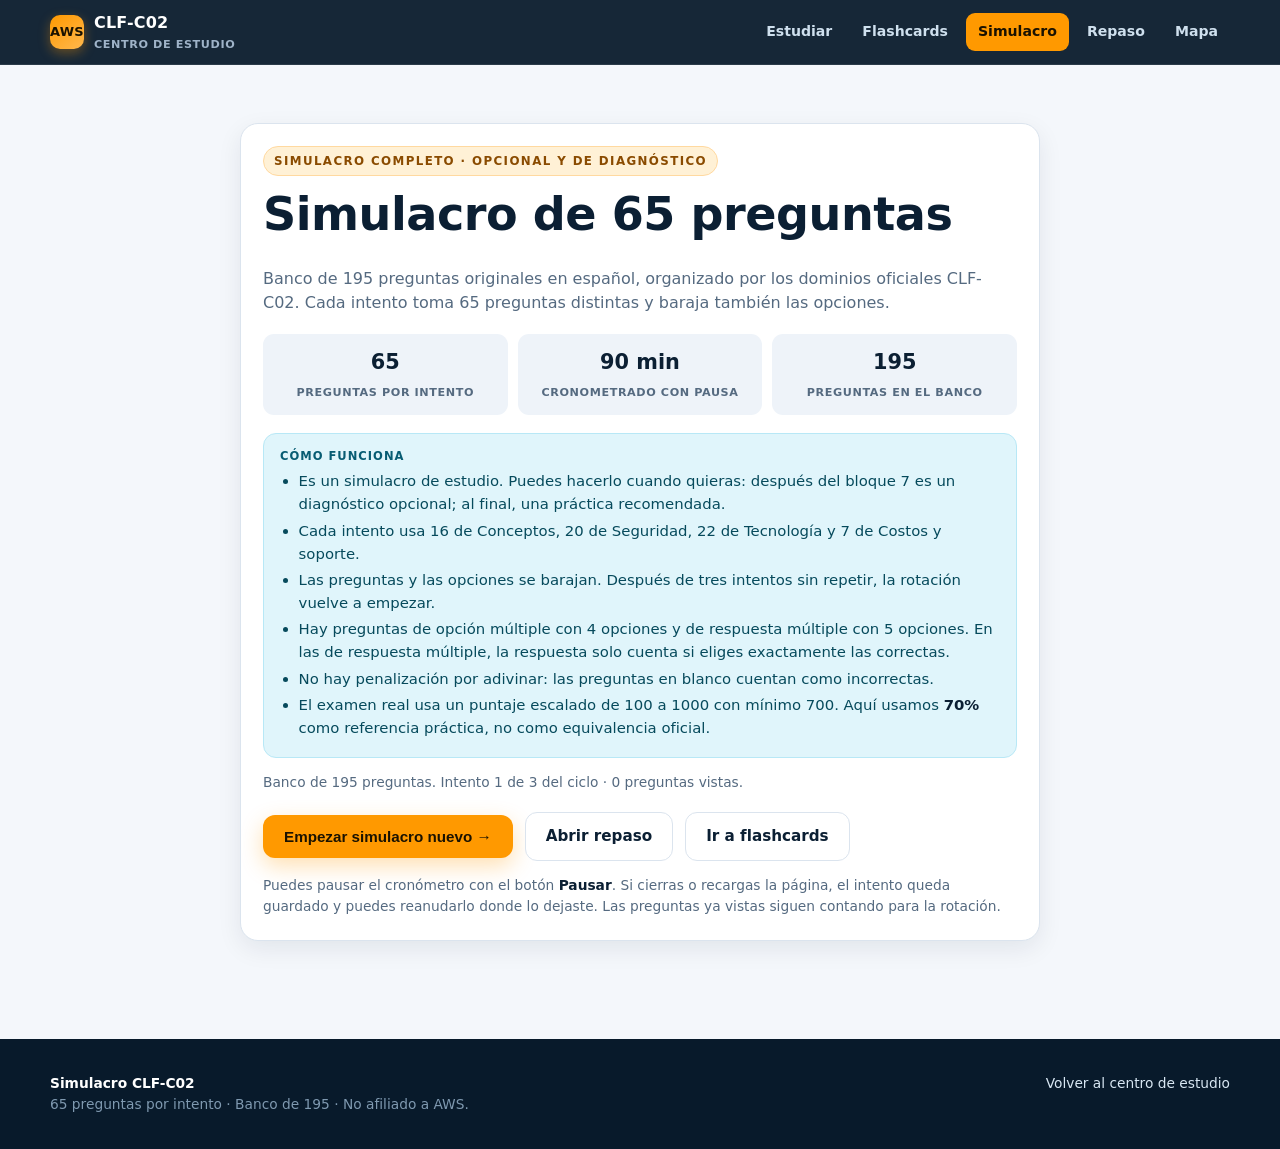
<file: contenido/examen.html>
<!DOCTYPE html>
<html lang="es">
<head>
<meta charset="UTF-8">
<meta name="viewport" content="width=device-width, initial-scale=1.0">
<title>Simulacro · AWS Cloud Practitioner CLF-C02</title>
<meta name="description" content="Simulacro cronometrado de 65 preguntas en español para el AWS Certified Cloud Practitioner CLF-C02, con banco de 195 preguntas, rotación por dominio y revisión.">
<link rel="stylesheet" href="assets/estilo.css?v=20261114a">
</head>
<body>

<nav class="topnav">
  <div class="container">
    <a class="brand" href="index.html">
      <span class="brand-mark">AWS</span>
      <span>CLF-C02<span class="brand-sub">Centro de estudio</span></span>
    </a>
    <div class="navlinks">
      <a href="estudio.html">Estudiar</a>
      <a href="flashcards.html">Flashcards</a>
      <a href="examen.html">Simulacro</a>
      <a href="repaso.html">Repaso</a>
      <a href="mapa.html">Mapa</a>
    </div>
  </div>
</nav>

<main id="contenido">
<section class="section tight">
  <div class="container">

    <div class="exam-start card" id="startScreen">
      <span class="eyebrow orange" id="startEyebrow">Simulacro completo · opcional y de diagnóstico</span>
      <h1 style="font-size:clamp(1.9rem,3.6vw,2.9rem)" id="startTitle">Simulacro de 65 preguntas</h1>
      <p class="lead" style="color:var(--muted)" id="startLead">Banco de 195 preguntas originales en español, organizado por los dominios oficiales CLF-C02. Cada intento toma 65 preguntas distintas y baraja también las opciones.</p>
      <div class="facts" id="startFacts">
        <div><b>65</b><span>preguntas por intento</span></div>
        <div><b>90 min</b><span>cronometrado con pausa</span></div>
        <div><b>195</b><span>preguntas en el banco</span></div>
      </div>
      <div class="callout info" id="startHow">
        <b>Cómo funciona</b>
        <ul style="margin-bottom:0" id="startHowList">
          <li>Es un simulacro de estudio. Puedes hacerlo cuando quieras: después del bloque 7 es un diagnóstico opcional; al final, una práctica recomendada.</li>
          <li>Cada intento usa 16 de Conceptos, 20 de Seguridad, 22 de Tecnología y 7 de Costos y soporte.</li>
          <li>Las preguntas y las opciones se barajan. Después de tres intentos sin repetir, la rotación vuelve a empezar.</li>
          <li>Hay preguntas de opción múltiple con 4 opciones y de respuesta múltiple con 5 opciones. En las de respuesta múltiple, la respuesta solo cuenta si eliges exactamente las correctas.</li>
          <li>No hay penalización por adivinar: las preguntas en blanco cuentan como incorrectas.</li>
          <li>El examen real usa un puntaje escalado de 100 a 1000 con mínimo 700. Aquí usamos <strong>70%</strong> como referencia práctica, no como equivalencia oficial.</li>
        </ul>
      </div>
      <div class="resume-box hidden" id="resumeBox">
        <h3>Hay un simulacro guardado</h3>
        <p id="resumeInfo"></p>
        <div class="resume-actions">
          <button class="btn btn-primary btn-sm" id="btnResume" type="button">Reanudar simulacro</button>
          <button class="btn btn-outline btn-sm" id="btnDiscard" type="button">Descartar intento</button>
        </div>
      </div>
      <p class="small muted" id="rotationInfo" style="margin:14px 0 0"></p>
      <div class="flex" style="margin-top:18px">
        <button class="btn btn-primary" id="btnStart" type="button">Empezar simulacro nuevo →</button>
        <a class="btn btn-outline" id="btnStartRepaso" href="repaso.html">Abrir repaso</a>
        <a class="btn btn-outline" id="btnStartFlash" href="flashcards.html">Ir a flashcards</a>
      </div>
      <p class="small muted" style="margin:14px 0 0" id="startNote">Puedes pausar el cronómetro con el botón <strong>Pausar</strong>. Si cierras o recargas la página, el intento queda guardado y puedes reanudarlo donde lo dejaste. Las preguntas ya vistas siguen contando para la rotación.</p>
    </div>

    <div class="exam-shell hidden" id="examScreen">
      <div class="exam-top">
        <div>
          <span class="q-num" id="topProgress">Pregunta 1 de 65</span>
          <div class="small muted" id="topDomain">Conceptos de la nube</div>
        </div>
        <div class="timer-wrap">
          <div class="timer" id="timer">1:30:00</div>
          <button class="pause-btn" id="btnPause" type="button" aria-pressed="false">Pausar</button>
        </div>
        <button class="btn btn-danger btn-sm" id="btnFinishTop" type="button">Finalizar</button>
      </div>

      <div class="pause-banner hidden" id="pauseBanner">
        <div><strong>Simulacro en pausa</strong><span>El cronómetro está detenido. Puedes seguir leyendo; el tiempo no corre.</span></div>
        <button class="btn btn-primary btn-sm" id="btnResumeBanner" type="button">Reanudar</button>
      </div>

      <div class="exam-layout">
        <div class="q-card">
          <div class="q-meta">
            <span class="chip sky" id="qDomain">Conceptos de la nube</span>
            <span class="chip orange hidden" id="qMulti">Selecciona DOS</span>
            <button class="flag-btn" id="btnFlag" type="button">⚑ Marcar para revisar</button>
          </div>
          <div class="q-text" id="qText"></div>
          <div class="opts" id="opts"></div>
          <div class="exam-nav">
            <button class="btn btn-outline" id="btnPrevQ" type="button">← Anterior</button>
            <button class="btn btn-primary" id="btnNextQ" type="button">Siguiente →</button>
          </div>
        </div>

        <aside class="palette">
          <h4>Navegación</h4>
          <div class="palette-grid" id="palette"></div>
          <div class="legend">
            <span><i class="a"></i> Respondida</span>
            <span><i class="f"></i> Marcada</span>
            <span><i class="c"></i> Actual</span>
          </div>
          <button class="btn btn-danger btn-sm" id="btnFinish" type="button" style="width:100%;margin-top:12px">Finalizar simulacro</button>
        </aside>
      </div>
    </div>

    <div class="exam-shell hidden" id="resultScreen">
      <div class="exam-result">
        <span class="badge" id="resultBadge">Resultado</span>
        <div class="score-big" id="scorePct">0%</div>
        <p id="scoreMsg" style="max-width:640px;margin:0 auto 8px"></p>
        <div class="result-grid">
          <div><b id="rCorrect">0</b><span>Correctas</span></div>
          <div><b id="rWrong">0</b><span>Falladas</span></div>
          <div><b id="rBlank">0</b><span>En blanco</span></div>
          <div><b id="rTime">0:00</b><span>Tiempo usado</span></div>
        </div>

        <div class="table-wrap" style="text-align:left;margin-top:8px">
          <table>
            <thead><tr><th>Dominio</th><th style="width:45%">Resultado</th><th>Aciertos</th><th>%</th></tr></thead>
            <tbody id="domainTable"></tbody>
          </table>
        </div>

        <div class="review-tools" id="reviewFilters">
          <button class="filter-btn" id="btnFAll" type="button">Todas (0)</button>
          <button class="filter-btn" id="btnFCorrect" type="button">Correctas (0)</button>
          <button class="filter-btn active" id="btnFWrong" type="button">Falladas (0)</button>
          <button class="filter-btn" id="btnFBlank" type="button">En blanco (0)</button>
          <button class="filter-btn" id="btnFFlagged" type="button">Marcadas (0)</button>
        </div>
        <p class="review-summary" id="reviewSummary"></p>
        <p class="small muted" style="margin:0 0 6px">Falladas = respondidas que no son exactamente correctas (incluye respuestas múltiples incompletas). En blanco = sin responder. Marcadas = las que marcaste durante el intento, aunque estén correctas.</p>
        <div class="review-list" id="reviewList"></div>

        <div class="flex" style="justify-content:center;margin-top:24px">
          <button class="btn btn-primary" id="btnRestart" type="button">Repetir simulacro</button>
          <a class="btn btn-outline" href="index.html">Volver al inicio</a>
          <a class="btn btn-outline" href="repaso.html">Abrir repaso</a>
        </div>
        <p class="small muted" style="margin-top:16px" id="resultNote">Este resultado es una referencia de estudio. El examen oficial usa 50 preguntas puntuables y un puntaje escalado; no existe una conversión lineal pública.</p>
      </div>
    </div>

  </div>
</section>
</main>

<footer class="footer">
  <div class="container">
    <div><strong style="color:#fff">Simulacro CLF-C02</strong><br><span class="small" id="footerInfo">65 preguntas por intento · Banco de 195 · No afiliado a AWS.</span></div>
    <div class="small"><a href="index.html">Volver al centro de estudio</a></div>
  </div>
</footer>

<script src="assets/comun.js?v=20261027d"></script>
<script src="assets/banco-preguntas.js?v=20261027d"></script>
<script>
(function () {
  const BANCO = window.BANCO_PREGUNTAS || [];
  const QUOTAS = [
    {d:'Conceptos', single:14, multi:2},
    {d:'Seguridad', single:18, multi:2},
    {d:'Tecnología', single:19, multi:3},
    {d:'Costos', single:6, multi:1}
  ];
  const DOMAINS = [
    {key:'Conceptos', label:'Conceptos de la nube', weight:'24%'},
    {key:'Seguridad', label:'Seguridad y cumplimiento', weight:'30%'},
    {key:'Tecnología', label:'Tecnología y servicios', weight:'34%'},
    {key:'Costos', label:'Facturación, precios y soporte', weight:'12%'}
  ];
  const requestedBlock = parseInt(new URLSearchParams(location.search).get('bloque'), 10);
  const MINI_BLOCK = (requestedBlock && typeof CLF !== 'undefined' && CLF.blockFor)
    ? CLF.blockFor(requestedBlock)
    : null;
  const MINI = !!MINI_BLOCK;
  const MINI_DOMAIN = MINI ? CLF.miniDomain(MINI_BLOCK) : null;
  const MINI_LABEL = MINI ? DOMAINS.find(d => d.key === MINI_DOMAIN).label : '';
  const TOTAL_QUESTIONS = MINI ? 10 : 65;
  const TOTAL_SECONDS = MINI ? 10 * 60 : 90 * 60;
  const KEY_ATTEMPT = MINI ? 'clf-exam-attempt-mini-v1' : 'clf-exam-attempt-v1';
  const KEY_SEEN = 'clf-exam-seen';
  const FILTER_LABELS = {all:'todas', correct:'correctas', wrong:'falladas', blank:'en blanco', flagged:'marcadas'};

  let QUESTIONS = [];
  let answers = [];
  const flagged = new Set();
  let current = 0;
  let remaining = TOTAL_SECONDS;
  let runningSince = null;
  let paused = true;
  let timerId = null;
  let active = false;
  let autoSubmitted = false;
  let reviewFilter = 'wrong';
  let lastSave = 0;

  const el = id => document.getElementById(id);
  const startScreen = el('startScreen');
  const examScreen = el('examScreen');
  const resultScreen = el('resultScreen');
  const optsEl = el('opts');

  function shuffle(arr) {
    const a = arr.slice();
    for (let i = a.length - 1; i > 0; i--) {
      const j = Math.floor(Math.random() * (i + 1));
      [a[i], a[j]] = [a[j], a[i]];
    }
    return a;
  }

  function isCorrect(q, a) {
    return Array.isArray(a) && a.length === q.c.length && q.c.every(x => a.includes(x));
  }

  function statusOf(i) {
    const a = answers[i] || [];
    if (!a.length) return 'blank';
    return isCorrect(QUESTIONS[i], a) ? 'correct' : 'wrong';
  }

  function loadAttempt() {
    const a = CLF.get(KEY_ATTEMPT, null);
    if (!a || (a.v !== 2 && a.v !== 3)) return null;
    if (a.mode === 'mini') {
      if (!MINI || a.block !== MINI_BLOCK.n) return null;
    } else if (MINI) {
      return null;
    }
    if (!Array.isArray(a.questions) || a.questions.length !== TOTAL_QUESTIONS) return null;
    if (!Array.isArray(a.answers) || a.answers.length !== a.questions.length) return null;
    if (typeof a.remaining !== 'number' || !isFinite(a.remaining)) return null;
    return a;
  }

  let savedAttempt = loadAttempt();

  function currentRemaining() {
    if (paused || runningSince === null) return Math.max(0, remaining);
    return Math.max(0, remaining - (Date.now() - runningSince) / 1000);
  }

  function saveAttempt() {
    if (!active) return;
    if (!paused && runningSince !== null) {
      remaining = Math.max(0, remaining - (Date.now() - runningSince) / 1000);
      runningSince = Date.now();
    }
    CLF.set(KEY_ATTEMPT, {
      v: 3,
      mode: MINI ? 'mini' : 'full',
      block: MINI ? MINI_BLOCK.n : null,
      createdAt: savedAttempt && savedAttempt.createdAt ? savedAttempt.createdAt : Date.now(),
      updatedAt: Date.now(),
      questions: QUESTIONS,
      answers: answers,
      flagged: Array.from(flagged),
      current: current,
      remaining: Math.max(0, Math.ceil(remaining)),
      paused: paused
    });
    lastSave = Date.now();
  }

  function buildAttempt() {
    if (!BANCO.length) throw new Error('No se cargó el banco de preguntas.');
    let picked = [];
    if (MINI) {
      const exactBlock = shuffle(BANCO.filter(x => x.b === MINI_BLOCK.n));
      const multiExact = exactBlock.filter(x => x.m).slice(0, 2);
      const singleExact = exactBlock.filter(x => !x.m).slice(0, TOTAL_QUESTIONS - multiExact.length);
      picked.push(...multiExact, ...singleExact);
      if (picked.length < TOTAL_QUESTIONS) {
        const usedIds = new Set(picked.map(x => x.id));
        for (const q of exactBlock) {
          if (picked.length < TOTAL_QUESTIONS && !usedIds.has(q.id)) {
            picked.push(q);
            usedIds.add(q.id);
          }
        }
      }
      if (picked.length < TOTAL_QUESTIONS) {
        const usedIds = new Set(picked.map(x => x.id));
        const prevStudied = [
          ...shuffle(BANCO.filter(x => x.b < MINI_BLOCK.n && x.d === MINI_DOMAIN && !usedIds.has(x.id))),
          ...shuffle(BANCO.filter(x => x.b < MINI_BLOCK.n && !usedIds.has(x.id)))
        ];
        for (const q of prevStudied) {
          if (picked.length < TOTAL_QUESTIONS && !usedIds.has(q.id)) {
            picked.push(q);
            usedIds.add(q.id);
          }
        }
      }
    } else {
      let seen = CLF.get(KEY_SEEN, []);
      if (!Array.isArray(seen)) seen = [];
      const seenSet = new Set(seen);
      const needReset = QUOTAS.some(q => {
        const unseen = BANCO.filter(x => x.d === q.d && !seenSet.has(x.id));
        return unseen.filter(x => x.m).length < q.multi || unseen.filter(x => !x.m).length < q.single;
      });
      if (needReset) {
        seenSet.clear();
        seen = [];
      }
      QUOTAS.forEach(q => {
        const pool = BANCO.filter(x => x.d === q.d && !seenSet.has(x.id));
        picked.push(...shuffle(pool.filter(x => x.m)).slice(0, q.multi));
        picked.push(...shuffle(pool.filter(x => !x.m)).slice(0, q.single));
      });
      picked.forEach(q => seenSet.add(q.id));
      CLF.set(KEY_SEEN, Array.from(seenSet));
    }
    if (picked.length !== TOTAL_QUESTIONS) throw new Error('No se pudieron seleccionar ' + TOTAL_QUESTIONS + ' preguntas.');
    QUESTIONS = shuffle(picked).map(q => {
      const opts = shuffle(q.o.map((text, i) => ({text, i})));
      const c = q.c.map(orig => opts.findIndex(o => o.i === orig)).sort((a, b) => a - b);
      return {id:q.id, b:q.b, d:q.d, m:q.m, q:q.q, o:opts.map(o => o.text), c, e:q.e};
    });
    answers = QUESTIONS.map(() => []);
    flagged.clear();
    current = 0;
    renderRotation();
  }

  function renderRotation() {
    const box = el('rotationInfo');
    if (!box) return;
    if (MINI) {
      box.textContent = 'Test rápido del Bloque ' + MINI_BLOCK.n + ' (' + MINI_BLOCK.title + ') · 10 preguntas sin spoilers de bloques futuros. No consume la rotación del simulacro completo.';
      return;
    }
    const seen = CLF.get(KEY_SEEN, []);
    const n = Array.isArray(seen) ? seen.length : 0;
    if (n >= 195) {
      box.textContent = 'Banco de 195 preguntas. Ciclo completo: el próximo intento reinicia la rotación.';
      return;
    }
    const cycle = Math.min(3, Math.floor(n / 65) + 1);
    box.textContent = 'Banco de 195 preguntas. Intento ' + cycle + ' de 3 del ciclo · ' + n + ' preguntas vistas.';
  }

  function selected(i) {
    return (answers[i] || []).length > 0;
  }

  function updatePalette() {
    const wrap = el('palette');
    wrap.innerHTML = '';
    QUESTIONS.forEach((q, i) => {
      const b = document.createElement('button');
      b.type = 'button';
      b.className = 'pbtn';
      if (selected(i)) b.classList.add('answered');
      if (flagged.has(i)) b.classList.add('flagged');
      if (i === current) b.classList.add('current');
      b.textContent = i + 1;
      b.title = 'Pregunta ' + (i + 1) + (selected(i) ? ' · respondida' : ' · sin responder') + (flagged.has(i) ? ' · marcada' : '');
      b.addEventListener('click', () => goTo(i));
      wrap.appendChild(b);
    });
  }

  function updateFlagButton() {
    const b = el('btnFlag');
    const on = flagged.has(current);
    b.classList.toggle('on', on);
    b.textContent = on ? '⚑ Marcada para revisar' : '⚑ Marcar para revisar';
  }

  function renderQuestion() {
    const q = QUESTIONS[current];
    el('topProgress').textContent = 'Pregunta ' + (current + 1) + ' de ' + QUESTIONS.length;
    el('topDomain').textContent = DOMAINS.find(d => d.key === q.d).label;
    el('qDomain').textContent = DOMAINS.find(d => d.key === q.d).label;
    el('qMulti').classList.toggle('hidden', !q.m);
    el('qMulti').textContent = 'Selecciona ' + (q.c.length === 3 ? 'TRES' : 'DOS');
    el('qText').textContent = q.q;
    updateFlagButton();

    optsEl.innerHTML = '';
    q.o.forEach((text, i) => {
      const label = document.createElement('label');
      label.className = 'opt';
      if ((answers[current] || []).includes(i)) label.classList.add('selected');
      const input = document.createElement('input');
      input.type = q.m ? 'checkbox' : 'radio';
      input.name = 'q' + current;
      input.value = String(i);
      input.checked = (answers[current] || []).includes(i);
      const letter = document.createElement('span');
      letter.className = 'letter';
      letter.textContent = String.fromCharCode(65 + i);
      const span = document.createElement('span');
      span.textContent = text;
      label.appendChild(input);
      label.appendChild(letter);
      label.appendChild(span);
      optsEl.appendChild(label);
    });

    el('btnPrevQ').disabled = current === 0;
    el('btnNextQ').disabled = current === QUESTIONS.length - 1;
    el('btnNextQ').textContent = current === QUESTIONS.length - 1 ? 'Última pregunta' : 'Siguiente →';
    updatePalette();
  }

  function goTo(i) {
    current = Math.max(0, Math.min(QUESTIONS.length - 1, i));
    renderQuestion();
    saveAttempt();
    window.scrollTo({top: 0, behavior: 'smooth'});
  }

  optsEl.addEventListener('change', e => {
    if (!e.target.matches('input')) return;
    const i = Number(e.target.value);
    const q = QUESTIONS[current];
    if (q.m) {
      const set = new Set(answers[current] || []);
      if (set.has(i)) set.delete(i);
      else set.add(i);
      answers[current] = Array.from(set).sort((a, b) => a - b);
    } else {
      answers[current] = [i];
    }
    Array.from(optsEl.querySelectorAll('.opt')).forEach((label, idx) => {
      label.classList.toggle('selected', (answers[current] || []).includes(idx));
    });
    updatePalette();
    saveAttempt();
  });

  el('btnPrevQ').addEventListener('click', () => goTo(current - 1));
  el('btnNextQ').addEventListener('click', () => goTo(current + 1));
  el('btnFlag').addEventListener('click', () => {
    if (flagged.has(current)) flagged.delete(current);
    else flagged.add(current);
    updateFlagButton();
    updatePalette();
    saveAttempt();
  });

  function renderClock() {
    const left = Math.ceil(currentRemaining());
    el('timer').textContent = CLF.clock(left);
    el('timer').classList.toggle('warn', left <= 300 && left > 0);
    el('timer').classList.toggle('paused', paused);
    if (left <= 0 && active) finishExam(true);
  }

  function startTimer() {
    if (timerId) clearInterval(timerId);
    renderClock();
    timerId = setInterval(() => {
      if (!active) return;
      renderClock();
      if (!paused && Date.now() - lastSave > 5000) saveAttempt();
    }, 1000);
  }

  function updatePauseUI() {
    const b = el('btnPause');
    b.textContent = paused ? 'Reanudar' : 'Pausar';
    b.classList.toggle('on', paused);
    b.setAttribute('aria-pressed', paused ? 'true' : 'false');
    el('pauseBanner').classList.toggle('hidden', !paused);
    el('timer').classList.toggle('paused', paused);
  }

  function setPaused(next) {
    if (!active || next === paused) return;
    if (next) {
      remaining = currentRemaining();
      runningSince = null;
      paused = true;
    } else {
      paused = false;
      runningSince = Date.now();
    }
    updatePauseUI();
    renderClock();
    saveAttempt();
  }

  function beginRun() {
    active = true;
    autoSubmitted = false;
    paused = false;
    runningSince = Date.now();
    startScreen.classList.add('hidden');
    resultScreen.classList.add('hidden');
    examScreen.classList.remove('hidden');
    updatePauseUI();
    renderQuestion();
    startTimer();
    saveAttempt();
    window.scrollTo(0, 0);
  }

  function startExam() {
    const savedMsg = MINI
      ? 'Hay un mini simulacro guardado. Si empiezas de nuevo, se descarta el intento anterior. ¿Continuar?'
      : 'Hay un simulacro guardado. Si empiezas de nuevo, se descarta el intento anterior. ¿Continuar?';
    if (savedAttempt && !confirm(savedMsg)) return;
    try { buildAttempt(); }
    catch (err) { alert(err.message); return; }
    savedAttempt = null;
    CLF.del(KEY_ATTEMPT);
    remaining = TOTAL_SECONDS;
    lastSave = 0;
    beginRun();
  }

  function resumeAttempt() {
    if (!savedAttempt) return;
    const left = Math.max(0, Math.min(TOTAL_SECONDS, Number(savedAttempt.remaining) || 0));
    if (left <= 0) {
      alert('El intento guardado ya no tiene tiempo. Empieza un simulacro nuevo.');
      discardAttempt(true);
      return;
    }
    QUESTIONS = savedAttempt.questions;
    answers = savedAttempt.answers.map(a => Array.isArray(a) ? a.slice() : []);
    flagged.clear();
    (savedAttempt.flagged || []).forEach(i => flagged.add(i));
    current = Math.max(0, Math.min(QUESTIONS.length - 1, Number(savedAttempt.current) || 0));
    remaining = left;
    lastSave = 0;
    beginRun();
  }

  function discardAttempt(silent) {
    if (!savedAttempt) return;
    const msg = MINI
      ? '¿Descartar el mini simulacro guardado?'
      : '¿Descartar el simulacro guardado? Las preguntas ya vistas seguirán contando para la rotación.';
    if (!silent && !confirm(msg)) return;
    CLF.del(KEY_ATTEMPT);
    savedAttempt = null;
    renderResumeBox();
  }

  function renderResumeBox() {
    const box = el('resumeBox');
    const start = el('btnStart');
    if (!savedAttempt) {
      box.classList.add('hidden');
      start.textContent = MINI ? 'Empezar mini simulacro →' : 'Empezar simulacro nuevo →';
      return;
    }
    const answered = savedAttempt.answers.filter(a => Array.isArray(a) && a.length).length;
    const marked = (savedAttempt.flagged || []).length;
    const when = new Date(savedAttempt.updatedAt || Date.now()).toLocaleString('es-ES', {
      day: '2-digit', month: 'short', hour: '2-digit', minute: '2-digit'
    });
    el('resumeInfo').textContent = 'Pregunta ' + ((Number(savedAttempt.current) || 0) + 1) + ' de ' + TOTAL_QUESTIONS + ' · ' +
      answered + ' respondidas · ' + marked + ' marcadas · quedan ' + CLF.clock(savedAttempt.remaining) + '. Guardado el ' + when + '.';
    box.classList.remove('hidden');
    start.textContent = 'Empezar de nuevo';
  }

  function answerLetters(arr) {
    if (!arr || !arr.length) return 'Sin responder';
    return arr.map(i => String.fromCharCode(65 + i)).join(', ');
  }

  function correctLetters(q) {
    return q.c.map(i => String.fromCharCode(65 + i)).join(', ');
  }

  function escapeHtml(value) {
    return String(value == null ? '' : value).replace(/[&<>"]/g, c => ({
      '&': '&amp;', '<': '&lt;', '>': '&gt;', '"': '&quot;'
    }[c]));
  }

  function reviewOptions(q, a) {
    return '<div class="review-options">' + q.o.map((text, i) => {
      const isCorrect = q.c.includes(i);
      const isSelected = a.includes(i);
      const cls = 'ro-item' + (isCorrect ? ' correct' : '') + (isSelected ? (isCorrect ? ' selected' : ' wrong selected') : '');
      const mark = isCorrect && isSelected
        ? 'Correcta · Tu respuesta'
        : (isCorrect ? 'Correcta' : (isSelected ? 'Tu respuesta' : ''));
      return '<div class="' + cls + '">' +
        '<span class="letter">' + String.fromCharCode(65 + i) + '</span>' +
        '<span class="text">' + escapeHtml(text) +
          (mark ? '<span class="mark">' + mark + '</span>' : '') +
        '</span>' +
      '</div>';
    }).join('') + '</div>';
  }

  function finishExam(auto) {
    if (!active) return;
    const left = currentRemaining();
    if (!auto) {
      const blanks = answers.filter(a => !a.length).length;
      const msg = blanks
        ? 'Tienes ' + blanks + ' pregunta(s) sin responder. ¿Finalizar de todas formas?'
        : '¿Finalizar el simulacro y ver el resultado?';
      if (!confirm(msg)) return;
    }
    remaining = left;
    active = false;
    paused = true;
    runningSince = null;
    if (timerId) { clearInterval(timerId); timerId = null; }
    CLF.del(KEY_ATTEMPT);
    savedAttempt = null;
    autoSubmitted = !!auto;
    examScreen.classList.add('hidden');
    resultScreen.classList.remove('hidden');
    reviewFilter = QUESTIONS.some((q, i) => statusOf(i) === 'wrong') ? 'wrong' : 'all';
    renderResult();
    window.scrollTo(0, 0);
  }

  function counts() {
    let correct = 0;
    let wrong = 0;
    let blank = 0;
    QUESTIONS.forEach((q, i) => {
      const st = statusOf(i);
      if (st === 'correct') correct++;
      else if (st === 'blank') blank++;
      else wrong++;
    });
    return {all: QUESTIONS.length, correct, wrong, blank, flagged: flagged.size};
  }

  function updateReviewButtons() {
    const c = counts();
    el('btnFAll').textContent = 'Todas (' + c.all + ')';
    el('btnFCorrect').textContent = 'Correctas (' + c.correct + ')';
    el('btnFWrong').textContent = 'Falladas (' + c.wrong + ')';
    el('btnFBlank').textContent = 'En blanco (' + c.blank + ')';
    el('btnFFlagged').textContent = 'Marcadas (' + c.flagged + ')';
    const map = {all:'btnFAll', correct:'btnFCorrect', wrong:'btnFWrong', blank:'btnFBlank', flagged:'btnFFlagged'};
    Object.keys(map).forEach(k => {
      const b = el(map[k]);
      b.classList.toggle('active', reviewFilter === k);
      b.setAttribute('aria-pressed', reviewFilter === k ? 'true' : 'false');
    });
  }

  function applyModeCopy() {
    if (!MINI) return;
    const blockCount = BANCO.filter(q => q.b === MINI_BLOCK.n).length;
    document.title = 'Test rápido · Bloque ' + MINI_BLOCK.n + ' · AWS CLF-C02';
    el('startEyebrow').textContent = 'Test rápido del Bloque ' + MINI_BLOCK.n + ' · Sin spoilers de bloques futuros';
    el('startTitle').textContent = 'Test de 10 preguntas · Bloque ' + MINI_BLOCK.n;
    el('startLead').textContent = 'Evalúa lo aprendido en el Bloque ' + MINI_BLOCK.n + ' (' + MINI_BLOCK.title + '). Prioriza las preguntas propias de este bloque (y si requiere completar el cupo de 10, solo toma de bloques anteriores ya estudiados).';
    el('startFacts').innerHTML =
      '<div><b>10</b><span>preguntas</span></div>' +
      '<div><b>10 min</b><span>cronometrado con pausa</span></div>' +
      '<div><b>' + blockCount + '</b><span>preguntas del Bloque ' + MINI_BLOCK.n + '</span></div>';
    el('startHowList').innerHTML =
      '<li>Evalúa los conceptos explicados en el <strong>Bloque ' + MINI_BLOCK.n + ': ' + MINI_BLOCK.title + '</strong> sin adelantar preguntas de bloques que aún no has visto.</li>' +
      '<li>Combina preguntas de opción única (4 opciones) y de respuesta múltiple (5 opciones, <em>Selecciona DOS</em> o <em>Selecciona TRES</em>).</li>' +
      '<li>Las preguntas y las opciones se barajan en cada intento, sin consumir la rotación de tres intentos del simulacro completo de 65 preguntas.</li>' +
      '<li>La pausa, el cierre y la reanudación funcionan igual que en el simulacro completo.</li>' +
      '<li>El 70% es la referencia recomendada antes de avanzar al siguiente bloque.</li>';
    el('resumeBox').querySelector('h3').textContent = 'Hay un mini simulacro guardado';
    el('btnStartRepaso').href = CLF.repasoHref(MINI_BLOCK);
    el('btnStartRepaso').textContent = 'Repaso del bloque';
    el('btnStartFlash').href = CLF.flashHref(MINI_BLOCK);
    el('btnStartFlash').textContent = 'Flashcards del bloque';
    el('startNote').textContent = 'El cronómetro es de 10 minutos. Puedes pausarlo; si cierras o recargas, el mini simulacro queda guardado para reanudarlo.';
    el('btnRestart').textContent = 'Repetir mini simulacro';
    el('resultNote').textContent = 'Este mini simulacro es una práctica de bloque. El examen oficial usa 50 preguntas puntuables y un puntaje escalado; no existe una conversión lineal pública.';
    el('footerInfo').textContent = 'Mini simulacro · 10 preguntas · Bloque ' + MINI_BLOCK.n + ' · No afiliado a AWS.';
  }

  function renderResult() {
    const c = counts();
    const stats = {};
    DOMAINS.forEach(d => { stats[d.key] = {ok: 0, total: 0}; });
    QUESTIONS.forEach((q, i) => {
      const st = statusOf(i);
      stats[q.d].total++;
      if (st === 'correct') stats[q.d].ok++;
    });

    const pct = Math.round((c.correct / QUESTIONS.length) * 100);
    const passed = pct >= 70;
    el('scorePct').textContent = pct + '%';
    el('scorePct').className = 'score-big ' + (passed ? 'pass' : 'fail');
    el('rCorrect').textContent = c.correct;
    el('rWrong').textContent = c.wrong;
    el('rBlank').textContent = c.blank;
    el('rTime').textContent = CLF.clock(TOTAL_SECONDS - remaining);

    const badge = el('resultBadge');
    badge.textContent = autoSubmitted
      ? 'Tiempo agotado'
      : (MINI ? (passed ? 'Mini · sobre 70%' : 'Mini · bajo 70%') : (passed ? 'Sobre la referencia' : 'Bajo la referencia'));
    badge.className = 'badge ' + (passed ? 'green' : 'red');

    let msg;
    if (autoSubmitted) {
      msg = 'Se agotó el tiempo. Las preguntas en blanco y los temas con menor porcentaje son el punto de partida para la siguiente sesión.';
    } else if (MINI) {
      if (pct >= 80) msg = 'Buen resultado para una segunda pasada. Revisa igualmente las falladas y vuelve a las diapositivas del bloque si alguna te sorprendió.';
      else if (pct >= 70) msg = 'Has superado la referencia del 70%. Repasa las falladas y las flashcards del bloque para consolidarlo.';
      else if (pct >= 50) msg = 'Base parcial. Repasa las preguntas falladas, las flashcards del bloque y repite el mini simulacro en otro momento.';
      else msg = 'Todavía hay margen en este bloque. Vuelve a las diapositivas y a las flashcards antes de repetir el mini simulacro.';
    } else if (pct >= 85) msg = 'Base sólida. Conviene mantener el repaso de las trampas y de los servicios fallados.';
    else if (pct >= 70) msg = 'Por encima del 70% de referencia. Los dominios con menor porcentaje siguen siendo los que más margen tienen.';
    else if (pct >= 55) msg = 'Resultado cercano al 70%. Los bloques 1–6 y 14 concentran la mayoría de los errores en este rango; conviene revisarlos antes del siguiente intento.';
    else msg = 'El resultado indica que aún falta base. El orden con más retorno es responsabilidad compartida, IAM y servicios núcleo antes de repetir el simulacro.';
    el('scoreMsg').textContent = msg;

    const table = el('domainTable');
    table.innerHTML = '';
    DOMAINS.filter(d => stats[d.key].total > 0).forEach(d => {
      const s = stats[d.key];
      const p = s.total ? Math.round((s.ok / s.total) * 100) : 0;
      const tr = document.createElement('tr');
      tr.innerHTML = '<td><strong>' + d.label + '</strong><br><span class="small muted">Peso oficial ' + d.weight + '</span></td>' +
        '<td><div class="bar"><span style="width:' + p + '%"></span></div></td>' +
        '<td>' + s.ok + ' / ' + s.total + '</td>' +
        '<td><strong>' + p + '%</strong></td>';
      table.appendChild(tr);
    });

    updateReviewButtons();
    renderReview();
  }

  function renderReview() {
    const wrap = el('reviewList');
    wrap.innerHTML = '';
    let shown = 0;
    QUESTIONS.forEach((q, i) => {
      const st = statusOf(i);
      if (reviewFilter !== 'all') {
        if (reviewFilter === 'flagged' && !flagged.has(i)) return;
        if (reviewFilter === 'correct' && st !== 'correct') return;
        if (reviewFilter === 'wrong' && st !== 'wrong') return;
        if (reviewFilter === 'blank' && st !== 'blank') return;
      }
      shown++;
      const a = answers[i] || [];
      const domain = DOMAINS.find(d => d.key === q.d).label;
      const cls = st === 'correct' ? 'good' : (st === 'blank' ? 'blank' : 'bad');
      const tag = st === 'correct' ? 'Correcta' : (st === 'blank' ? 'En blanco' : 'Fallada');
      const flagTag = flagged.has(i) ? '<span class="tag">Marcada</span>' : '';
      const blk = q.b && typeof CLF !== 'undefined' && CLF.blockFor ? CLF.blockFor(q.b) : null;
      const blkTag = blk
        ? '<a class="tag tag-link" href="estudio.html#' + blk.start + '" title="Repasar Bloque ' + blk.n + ': ' + blk.title + '">Bloque ' + blk.n + ' ↗</a>'
        : '';
      const div = document.createElement('div');
      div.className = 'review-item ' + cls;
      div.innerHTML = '<div class="rq">' + (i + 1) + '. ' + q.q +
        '<span class="tag">' + domain + '</span>' +
        blkTag +
        '<span class="tag">' + tag + '</span>' + flagTag + '</div>' +
        '<div class="ra">Tu respuesta: <strong>' + answerLetters(a) + '</strong> · Correcta: <strong>' + correctLetters(q) + '</strong></div>' +
        reviewOptions(q, a) +
        '<div class="rx"><strong>Por qué:</strong> ' + q.e + '</div>';
      wrap.appendChild(div);
    });

    const label = FILTER_LABELS[reviewFilter] || 'todas';
    el('reviewSummary').textContent = 'Mostrando ' + shown + ' de ' + QUESTIONS.length + ' · ' + label;
    if (!shown) {
      const extra = reviewFilter === 'flagged'
        ? 'No marcaste preguntas durante este intento.'
        : (reviewFilter === 'wrong' ? 'No hay preguntas falladas en este intento.' : 'Cambia de filtro para revisar otro grupo.');
      wrap.innerHTML = '<div class="flash-empty"><h3>Sin preguntas en este filtro</h3><p>' + extra + '</p></div>';
    }
  }

  applyModeCopy();
  renderRotation();
  renderResumeBox();
  el('btnStart').addEventListener('click', startExam);
  el('btnResume').addEventListener('click', resumeAttempt);
  el('btnDiscard').addEventListener('click', () => discardAttempt(false));
  el('btnFinish').addEventListener('click', () => finishExam(false));
  el('btnFinishTop').addEventListener('click', () => finishExam(false));
  el('btnPause').addEventListener('click', () => setPaused(!paused));
  el('btnResumeBanner').addEventListener('click', () => setPaused(false));
  el('btnRestart').addEventListener('click', () => location.reload());

  [['all','btnFAll'], ['correct','btnFCorrect'], ['wrong','btnFWrong'], ['blank','btnFBlank'], ['flagged','btnFFlagged']].forEach(pair => {
    el(pair[1]).addEventListener('click', () => {
      reviewFilter = pair[0];
      updateReviewButtons();
      renderReview();
    });
  });

  document.addEventListener('keydown', e => {
    if (!active) return;
    if (['INPUT', 'TEXTAREA', 'SELECT'].includes(document.activeElement.tagName)) return;
    if (e.key === 'ArrowRight') { e.preventDefault(); goTo(current + 1); }
    else if (e.key === 'ArrowLeft') { e.preventDefault(); goTo(current - 1); }
    else if (e.key.toLowerCase() === 'f') {
      e.preventDefault();
      if (flagged.has(current)) flagged.delete(current);
      else flagged.add(current);
      updateFlagButton();
      updatePalette();
      saveAttempt();
    } else if (e.key.toLowerCase() === 'p') {
      e.preventDefault();
      setPaused(!paused);
    }
  });

  function freezeOnExit() {
    if (!active) return;
    remaining = currentRemaining();
    paused = true;
    runningSince = null;
    saveAttempt();
    updatePauseUI();
    renderClock();
  }

  window.addEventListener('pagehide', freezeOnExit);
  window.addEventListener('pageshow', e => {
    if (!active || !e.persisted) return;
    updatePauseUI();
    renderClock();
  });
  document.addEventListener('visibilitychange', () => {
    if (document.visibilityState === 'hidden' && active && !paused) saveAttempt();
  });

  el('btnPause').title = 'Pausar o reanudar el cronómetro (P)';
})();
</script>
</body>
</html>
</file>
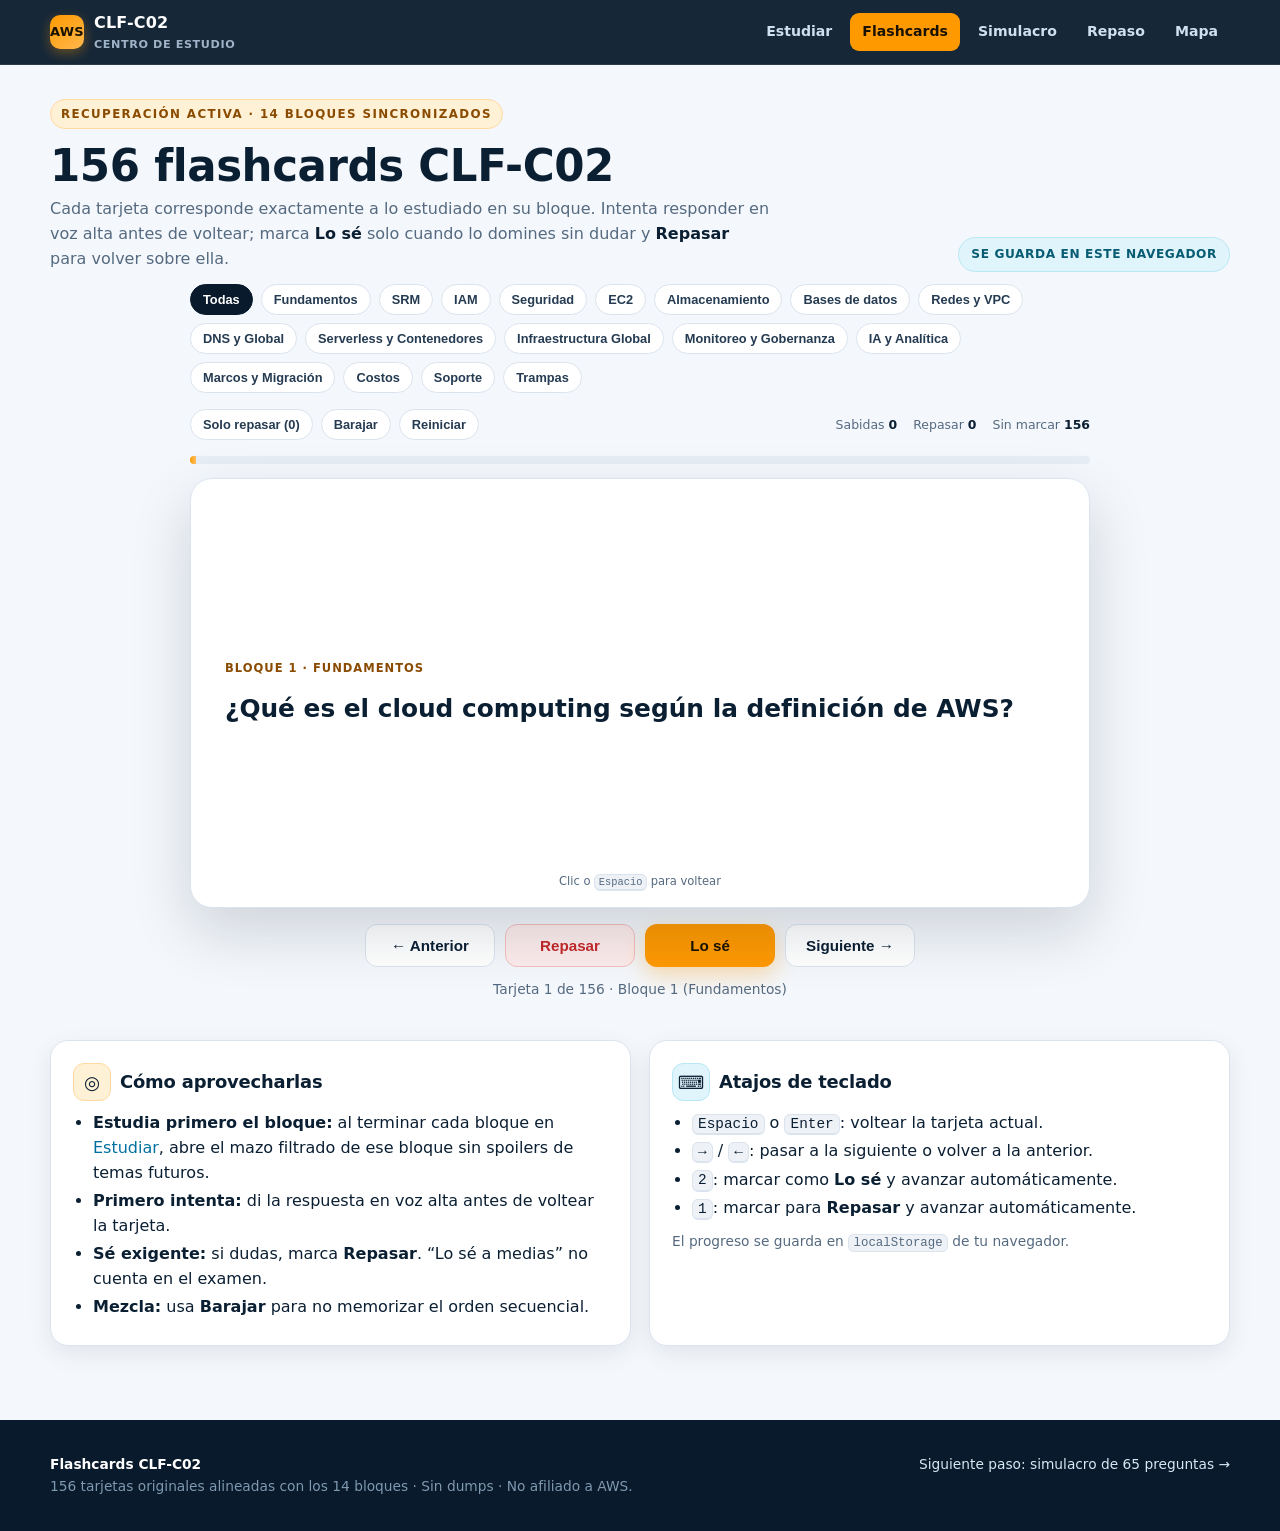
<file: contenido/flashcards.html>
<!DOCTYPE html>
<html lang="es">
<head>
<meta charset="UTF-8">
<meta name="viewport" content="width=device-width, initial-scale=1.0">
<title>Flashcards · AWS Cloud Practitioner CLF-C02</title>
<meta name="description" content="156 flashcards en español alineadas bloque por bloque para memorizar servicios, responsabilidades y conceptos clave del AWS Certified Cloud Practitioner CLF-C02.">
<link rel="stylesheet" href="assets/estilo.css?v=20261114a">
</head>
<body>

<nav class="topnav">
  <div class="container">
    <a class="brand" href="index.html">
      <span class="brand-mark">AWS</span>
      <span>CLF-C02<span class="brand-sub">Centro de estudio</span></span>
    </a>
    <div class="navlinks">
      <a href="estudio.html">Estudiar</a>
      <a href="flashcards.html">Flashcards</a>
      <a href="examen.html">Simulacro</a>
      <a href="repaso.html">Repaso</a>
      <a href="mapa.html">Mapa</a>
    </div>
  </div>
</nav>

<main id="contenido">
<section class="section tight">
  <div class="container">
    <div class="section-head" style="margin-bottom:12px">
      <div>
        <span class="eyebrow orange">Recuperación activa · 14 bloques sincronizados</span>
        <h1 style="font-size:clamp(1.9rem,3.4vw,2.8rem);margin-bottom:6px">156 flashcards CLF-C02</h1>
        <p>Cada tarjeta corresponde exactamente a lo estudiado en su bloque. Intenta responder en voz alta antes de voltear; marca <strong>Lo sé</strong> solo cuando lo domines sin dudar y <strong>Repasar</strong> para volver sobre ella.</p>
      </div>
      <span class="badge sky">Se guarda en este navegador</span>
    </div>

    <div class="flash-wrap">
      <div class="flash-scope hidden" id="fscope">
        <div><b id="fscopeTitle">Mazo del bloque</b><span id="fscopeText"></span></div>
        <button class="filter-btn" id="btnScopeClear" type="button">Ver los 14 bloques (156)</button>
      </div>
      <div class="flash-toolbar" id="filters" aria-label="Filtrar por tema"></div>
      <div class="flash-toolbar">
        <button class="filter-btn" id="btnReview" type="button">Solo repasar (0)</button>
        <button class="filter-btn" id="btnShuffle" type="button">Barajar</button>
        <button class="filter-btn" id="btnReset" type="button">Reiniciar</button>
        <div class="flash-stats">
          <span>Sabidas <b id="statKnown">0</b></span>
          <span>Repasar <b id="statReview">0</b></span>
          <span>Sin marcar <b id="statPending">156</b></span>
        </div>
      </div>

      <div class="flash-progress" aria-hidden="true"><span id="fbar"></span></div>

      <div class="flash-card" id="card" role="button" tabindex="0">
        <div class="flash-inner">
          <div class="flash-face front">
            <div class="flash-topic" id="ftopic">Tema</div>
            <div class="flash-q" id="fq">Cargando…</div>
            <div class="flash-hint">Clic o <kbd>Espacio</kbd> para voltear</div>
          </div>
          <div class="flash-face back">
            <div class="flash-topic" id="btopic">Respuesta</div>
            <div class="flash-a" id="fa"></div>
            <div class="flash-hint"><kbd>1</kbd> Repasar · <kbd>2</kbd> Lo sé · <kbd>←</kbd> <kbd>→</kbd> navegar</div>
          </div>
        </div>
      </div>

      <div class="flash-actions" id="factions">
        <button class="btn btn-outline" id="btnPrev" type="button">← Anterior</button>
        <button class="btn btn-danger" id="btnReviewCard" type="button">Repasar</button>
        <button class="btn btn-primary" id="btnKnown" type="button">Lo sé</button>
        <button class="btn btn-outline" id="btnNextCard" type="button">Siguiente →</button>
      </div>

      <p class="center small muted" id="fcount" style="margin-top:12px"></p>

      <div class="flash-empty hidden" id="fempty">
        <h3 id="femptyTitle" style="margin-bottom:6px">¡Mazo completado!</h3>
        <p id="femptyText">Cambia el filtro o reinicia el progreso.</p>
        <div id="femptyActions" class="chips" style="justify-content:center;margin-top:12px"></div>
        <div style="margin-top:10px">
          <button class="btn btn-outline btn-sm" id="btnEmptyRepeat" type="button">Repetir este mazo</button>
          <button class="btn btn-outline btn-sm" id="btnEmptyReset" type="button">Ver las 156 tarjetas</button>
        </div>
      </div>
    </div>

    <div class="grid grid-2 mt4">
      <div class="card">
        <h2><span class="card-icon orange">◎</span>Cómo aprovecharlas</h2>
        <ul style="margin-bottom:0">
          <li><strong>Estudia primero el bloque:</strong> al terminar cada bloque en <a href="estudio.html">Estudiar</a>, abre el mazo filtrado de ese bloque sin spoilers de temas futuros.</li>
          <li><strong>Primero intenta:</strong> di la respuesta en voz alta antes de voltear la tarjeta.</li>
          <li><strong>Sé exigente:</strong> si dudas, marca <strong>Repasar</strong>. “Lo sé a medias” no cuenta en el examen.</li>
          <li><strong>Mezcla:</strong> usa <strong>Barajar</strong> para no memorizar el orden secuencial.</li>
        </ul>
      </div>
      <div class="card">
        <h2><span class="card-icon sky">⌨</span>Atajos de teclado</h2>
        <ul style="margin-bottom:0">
          <li><kbd>Espacio</kbd> o <kbd>Enter</kbd>: voltear la tarjeta actual.</li>
          <li><kbd>→</kbd> / <kbd>←</kbd>: pasar a la siguiente o volver a la anterior.</li>
          <li><kbd>2</kbd>: marcar como <strong>Lo sé</strong> y avanzar automáticamente.</li>
          <li><kbd>1</kbd>: marcar para <strong>Repasar</strong> y avanzar automáticamente.</li>
        </ul>
        <p class="small muted" style="margin:10px 0 0">El progreso se guarda en <code>localStorage</code> de tu navegador.</p>
      </div>
    </div>
  </div>
</section>

</main>

<footer class="footer">
  <div class="container">
    <div><strong style="color:#fff">Flashcards CLF-C02</strong><br><span class="small">156 tarjetas originales alineadas con los 14 bloques · Sin dumps · No afiliado a AWS.</span></div>
    <div class="small"><a href="examen.html">Siguiente paso: simulacro de 65 preguntas →</a></div>
  </div>
</footer>

<script src="assets/comun.js?v=20261027d"></script>
<script>
(function () {
  /* Formato: [bloque (1..14), categoría, pregunta, respuesta] */
  const RAW = [
    /* BLOQUE 1 · Fundamentos (10) */
    [1, 'Fundamentos', '¿Qué es el cloud computing según la definición de AWS?', 'La entrega bajo demanda de potencia de cómputo, bases de datos, almacenamiento y aplicaciones a través de internet con un modelo de <strong>pago por uso</strong>.'],
    [1, 'Fundamentos', '¿Cuáles son las 6 ventajas oficiales de la computación en la nube?', '1) Cambiar CapEx por gasto variable (OpEx), 2) Economías de escala masivas, 3) Dejar de adivinar la capacidad, 4) Mayor velocidad y agilidad, 5) Dejar de gastar en mantener datacenters físicos y 6) Desplegar globalmente en minutos.'],
    [1, 'Fundamentos', '¿Qué diferencia hay entre CapEx y Gasto Variable (OpEx) al migrar a AWS?', '<strong>CapEx</strong> es invertir por adelantado en servidores físicos y edificios antes de usarlos; el <strong>gasto variable (OpEx)</strong> es pagar únicamente por los recursos que consumes y el tiempo que están activos.'],
    [1, 'Fundamentos', '¿Qué diferencia hay entre IaaS, PaaS y SaaS en la nube?', '<strong>IaaS</strong> (ej. EC2) te da servidores y red virtuales; <strong>PaaS</strong> (ej. Elastic Beanstalk, RDS) abstrae el SO y el hardware para que gestiones solo tu código o datos; <strong>SaaS</strong> entrega un software listo para el usuario final.'],
    [1, 'Fundamentos', '¿Cuáles son los 3 modelos de implementación en la nube?', '<strong>Nube pública (Cloud):</strong> 100% en AWS; <strong>Híbrida (Hybrid):</strong> conecta tu datacenter on-premises con AWS; <strong>On-premises (Nube privada):</strong> dedicada dentro del centro de datos propio.'],
    [1, 'Fundamentos', '¿Qué diferencia hay entre escalado vertical (Scale Up/Down) y horizontal (Scale Out/In)?', '<strong>Vertical:</strong> cambiar una instancia por otra con más o menos CPU/RAM. <strong>Horizontal:</strong> agregar o quitar instancias para repartir la carga (el preferido en la nube para alta disponibilidad).'],
    [1, 'Fundamentos', '¿En qué se diferencian la Elasticidad y la Agilidad en el examen CLF-C02?', '<strong>Elasticidad</strong> es que los recursos crezcan y disminuyan automáticamente según la demanda; <strong>Agilidad</strong> es la rapidez del equipo para aprovisionar recursos en minutos e innovar y experimentar más rápido.'],
    [1, 'Fundamentos', '¿Qué diferencia hay entre Alta Disponibilidad, Tolerancia a Fallos y Durabilidad?', '<strong>Alta disponibilidad:</strong> seguir operativo con mínima interrupción usando varias AZ. <strong>Tolerancia a fallos:</strong> redundancia activa para cero caída perceptible. <strong>Durabilidad:</strong> que los datos no se pierdan con el tiempo (ej. 11 nueves en S3).'],
    [1, 'Fundamentos', '¿Qué significa el principio de diseño de acoplamiento débil (loose coupling)?', 'Separar los componentes de una aplicación (por ejemplo, usando colas o balanceadores) para que el fallo o pico de carga en un componente no derribe al resto del sistema.'],
    [1, 'Fundamentos', '¿Cuáles son las formas principales de interactuar con los servicios de AWS?', '1) <strong>AWS Management Console</strong> (interfaz web), 2) <strong>AWS CLI</strong> (comandos en terminal), 3) <strong>AWS CloudShell</strong> (terminal en el navegador preautenticada) y 4) <strong>AWS SDKs</strong> (librerías de código para Python, Java, JS, etc.).'],

    /* BLOQUE 2 · SRM (10) */
    [2, 'SRM', '¿Qué diferencia la seguridad “de” la nube de la seguridad “en” la nube?', 'AWS es responsable de la seguridad <strong>de</strong> la nube (datacenters físicos, hardware, red global e hipervisor). El cliente es responsable de la seguridad <strong>en</strong> la nube (sus datos, IAM, cifrado y configuración).'],
    [2, 'SRM', '¿Quién es responsable de la seguridad física, guardias, biometría y destrucción de discos en los centros de datos?', '<strong>AWS</strong> al 100%. Es parte de la seguridad física <em>de</em> la nube.'],
    [2, 'SRM', '¿Quién parchea el sistema operativo invitado (Guest OS) de una instancia Amazon EC2?', '<strong>El cliente.</strong> En un servicio IaaS como EC2, AWS protege el hipervisor y el hardware físico, pero el cliente administra y parchea el SO y las aplicaciones.'],
    [2, 'SRM', 'En Amazon RDS, ¿quién aplica los parches del motor de base de datos y del sistema operativo subyacente?', '<strong>AWS.</strong> Como RDS es un servicio gestionado, AWS parchea el SO y el motor DB y ejecuta los backups automáticos; el cliente gestiona sus tablas, datos y permisos de usuario.'],
    [2, 'SRM', 'En Amazon S3 y DynamoDB, ¿qué responsabilidades conserva siempre el cliente?', 'Clasificar sus datos, configurar quién tiene acceso (políticas de IAM y bucket policies), activar elversionado y habilitar el cifrado.'],
    [2, 'SRM', '¿La responsabilidad del cliente desaparece al usar un servicio serverless como AWS Lambda?', '<strong>No.</strong> AWS gestiona el servidor, el SO y el entorno de ejecución, pero el cliente sigue siendo responsable de la seguridad de su código, los datos y los permisos del rol de IAM de la función.'],
    [2, 'SRM', '¿Quién es responsable de configurar las reglas de un Security Group o una NACL?', '<strong>El cliente.</strong> AWS proporciona la infraestructura del firewall virtual, pero abrir o cerrar puertos es configuración <em>en</em> la nube.'],
    [2, 'SRM', '¿Quién es responsable de capacitar a los empleados de la empresa en buenas prácticas de seguridad en la nube?', '<strong>El cliente.</strong> La formación del personal propio y la gestión de sus contraseñas y MFA siempre recaen en el cliente.'],
    [2, 'SRM', '¿AWS garantiza automáticamente que la aplicación del cliente cumpla con PCI-DSS o HIPAA por el simple hecho de correr en AWS?', '<strong>No.</strong> El cumplimiento es una responsabilidad compartida: AWS certifica su infraestructura subyacente, pero el cliente debe diseñar y configurar sus cargas cumpliendo la norma.'],
    [2, 'SRM', '¿Qué tres elementos son SIEMPRE responsabilidad del cliente sin importar si usa IaaS, PaaS o Abstracted Services?', '1) <strong>Los datos del cliente</strong> y su clasificación, 2) <strong>La gestión de identidades y accesos (IAM / MFA)</strong> y 3) <strong>El cifrado del lado del cliente</strong> y la configuración de permisos.'],

    /* BLOQUE 3 · IAM (10) */
    [3, 'IAM', '¿Cuál es la diferencia entre un Usuario, un Grupo y un Rol de IAM?', 'Un <strong>Usuario</strong> representa a una persona o servicio con credenciales permanentes; un <strong>Grupo</strong> agrupa usuarios para darles permisos en bloque (no puede anidar otros grupos); un <strong>Rol</strong> se asume y entrega <strong>credenciales temporales</strong>.'],
    [3, 'IAM', '¿Cómo debe una aplicación en Amazon EC2 acceder a un bucket S3 de forma segura sin guardar claves en el código?', 'Asociando un <strong>Rol de IAM</strong> (Instance Profile) a la instancia EC2 para que reciba credenciales temporales rotadas automáticamente.'],
    [3, 'IAM', 'En la evaluación de políticas de IAM, ¿qué ocurre si una acción tiene tanto un Allow como un Deny explícito?', 'El <strong>Deny explícito gana siempre</strong>. El orden es: 1) Deny explícito → deniega, 2) Allow explícito → permite, 3) Sin Allow → Deny implícito por defecto.'],
    [3, 'IAM', '¿En qué consiste el principio de mínimo privilegio (least privilege)?', 'En otorgar a cada usuario, grupo o rol <strong>únicamente los permisos indispensables</strong> para realizar su tarea específica y nada más.'],
    [3, 'IAM', '¿Qué diferencia hay entre AWS IAM Identity Center y Amazon Cognito?', '<strong>IAM Identity Center</strong> ofrece inicio de sesión único (SSO) para <strong>empleados</strong> hacia múltiples cuentas de AWS y apps corporativas. <strong>Amazon Cognito</strong> gestiona el registro y login de <strong>usuarios finales/clientes</strong> en tu aplicación web o móvil.'],
    [3, 'IAM', '¿Cuáles son las prácticas obligatorias de seguridad para el usuario raíz (Root User) de la cuenta de AWS?', 'Activar <strong>MFA</strong> inmediatamente, <strong>no crear claves de acceso (Access Keys)</strong> para root (o eliminarlas si existen) y usar usuarios/roles de IAM para las tareas administrativas diarias.'],
    [3, 'IAM', '¿Qué herramienta de IAM genera un archivo CSV con todos los usuarios de la cuenta y el estado de sus contraseñas, MFA y claves de acceso?', '<strong>IAM Credential Report</strong> (Informe de credenciales de IAM). Ideal para auditorías de rotación de claves y verificación de MFA.'],
    [3, 'IAM', '¿Qué diferencia hay entre IAM Access Advisor e IAM Access Analyzer?', '<strong>IAM Access Advisor</strong> muestra qué servicios ha usado o no un usuario/rol recientemente para recortar permisos sobrantes. <strong>IAM Access Analyzer</strong> detecta recursos (como buckets S3 o roles) compartidos accidentalmente con entidades externas.'],
    [3, 'IAM', '¿Qué es un límite de permisos (IAM Permissions Boundary)?', 'Una función avanzada que establece el <strong>máximo de permisos</strong> que una política basada en identidad puede otorgar a un usuario o rol. Por sí solo no concede permisos.'],
    [3, 'IAM', '¿Qué servicio ofrece Active Directory gestionado en AWS para unir instancias Windows a un dominio?', '<strong>AWS Directory Service</strong> (como AWS Managed Microsoft AD).'],

    /* BLOQUE 4 · Seguridad (12) */
    [4, 'Seguridad', '¿Qué servicio detecta amenazas de forma inteligente analizando CloudTrail, VPC Flow Logs y DNS Logs con machine learning?', '<strong>Amazon GuardDuty.</strong> Detecta comportamientos maliciosos (como minería de criptomonedas o credenciales comprometidas), pero no bloquea tráfico directamente.'],
    [4, 'Seguridad', '¿Qué servicio escanea automáticamente instancias EC2, imágenes de contenedores en ECR y funciones Lambda en busca de vulnerabilidades CVE?', '<strong>Amazon Inspector.</strong>'],
    [4, 'Seguridad', '¿Qué servicio utiliza machine learning para descubrir y proteger datos sensibles (PII, tarjetas, documentos) dentro de buckets S3?', '<strong>Amazon Macie.</strong>'],
    [4, 'Seguridad', '¿Qué diferencia hay entre AWS Security Hub y Amazon Detective?', '<strong>Security Hub</strong> centraliza las alertas de seguridad de varios servicios y evalúa el cumplimiento continuo (CIS, PCI). <strong>Amazon Detective</strong> correlaciona logs en gráficos para investigar la <strong>causa raíz</strong> de un incidente.'],
    [4, 'Seguridad', '¿Qué diferencia hay entre AWS Shield Standard y AWS Shield Advanced?', '<strong>Shield Standard</strong> protege contra ataques DDoS comunes de capa 3 y 4 sin costo adicional para todos los clientes. <strong>Shield Advanced</strong> es de pago y añade mitigación avanzada, acceso 24/7 al equipo SRT y <strong>protección financiera</strong> contra picos de costo por DDoS.'],
    [4, 'Seguridad', '¿Qué servicio es un firewall de aplicaciones web (capa 7) que bloquea inyecciones SQL (SQLi) y Cross-Site Scripting (XSS)?', '<strong>AWS WAF</strong> (Web Application Firewall). Se asocia a CloudFront, ALB o API Gateway.'],
    [4, 'Seguridad', '¿Qué servicio permite administrar centralmente reglas de AWS WAF, Shield Advanced y Security Groups en todas las cuentas de AWS Organizations?', '<strong>AWS Firewall Manager.</strong>'],
    [4, 'Seguridad', '¿Cuál es la diferencia clave entre AWS KMS y AWS CloudHSM?', '<strong>AWS KMS</strong> es un servicio gestionado y multi-inquilino para crear y controlar claves de cifrado. <strong>AWS CloudHSM</strong> entrega un módulo físico dedicado de un solo inquilino (FIPS 140-2/3 Nivel 3) donde solo el cliente controla las claves.'],
    [4, 'Seguridad', '¿Cuál es la diferencia entre AWS Certificate Manager (ACM) y AWS Secrets Manager?', '<strong>ACM</strong> aprovisiona y renueva gratuitamente certificados SSL/TLS para cifrar el tráfico en tránsito (HTTPS). <strong>Secrets Manager</strong> almacena y <strong>rota automáticamente contraseñas de bases de datos</strong> y claves API.'],
    [4, 'Seguridad', '¿En qué se diferencian AWSSecrets Manager y AWS Systems Manager Parameter Store?', 'Ambos guardan parámetros y secretos, pero <strong>Secrets Manager</strong> incluye <strong>rotación automática nativa de credenciales de bases de datos</strong>, mientras que <strong>Parameter Store</strong> ofrece un nivel estándar gratuito para parámetros de configuración.'],
    [4, 'Seguridad', '¿Qué diferencia hay entre AWS Artifact y AWS Audit Manager?', '<strong>AWS Artifact</strong> es el portal para descargar los informes de cumplimiento de AWS (ISO, SOC, PCI). <strong>AWS Audit Manager</strong> recopila automáticamente evidencia continua del uso de tus propios recursos para preparar tus auditorías.'],
    [4, 'Seguridad', '¿Qué diferencia hay entre el cifrado en reposo (at rest) y el cifrado en tránsito (in transit)?', 'El <strong>cifrado en reposo</strong> protege los datos guardados en disco (EBS, S3, RDS) usando claves de KMS; el <strong>cifrado en tránsito</strong> protege los datos mientras viajan por la red usando TLS/HTTPS con certificados de ACM.'],

    /* BLOQUE 5 · EC2 (10) */
    [5, 'EC2', '¿Qué es una AMI (Amazon Machine Image) en Amazon EC2?', 'La plantilla que contiene el sistema operativo, la configuración inicial y el software necesario para lanzar una instancia EC2.'],
    [5, 'EC2', '¿Cómo se relacionan las 5 familias principales de instancias EC2 con su caso de uso?', '<strong>Propósito general (M/T):</strong> cargas equilibradas. <strong>Cómputo (C):</strong> procesamiento intensivo/lotes. <strong>Memoria (R/X):</strong> bases de datos en memoria y cachés. <strong>Almacenamiento (I/D):</strong> alto IOPS local. <strong>Aceleradas (P/G/Inf):</strong> GPUs y machine learning.'],
    [5, 'EC2', '¿Cuándo debes elegir instancias EC2 On-Demand?', 'Para cargas de trabajo a corto plazo, con tráfico impredecible o aplicaciones nuevas que se están probando por primera vez y no admiten interrupciones.'],
    [5, 'EC2', '¿Cuándo debes elegir instancias EC2 Spot y qué gran límite tienen?', 'Para cargas flexibles y <strong>tolerantes a interrupciones</strong> (procesamiento batch, renderizado, análisis de datos). Ofrecen hasta un <strong>90% de descuento</strong>, pero AWS puede reclamarlas con un aviso de 2 minutos. Nunca uses Spot para bases de datos críticas.'],
    [5, 'EC2', '¿Qué diferencia hay entre Reserved Instances (RI) y Compute Savings Plans?', 'Ambos ofrecen hasta ~66–72% de descuento a cambio de un compromiso de <strong>1 o 3 años</strong>. Los <strong>Compute Savings Plans</strong> son más flexibles porque aplican el descuento aunque cambies de familia de instancia, región, SO o pases a <strong>Fargate o Lambda</strong>.'],
    [5, 'EC2', '¿Qué diferencia hay entre Standard Reserved Instances y Convertible Reserved Instances?', 'Las <strong>Standard RI</strong> dan mayor descuento (hasta 72%) pero son más rígidas; las <strong>Convertible RI</strong> dan hasta 66% de descuento y permiten cambiar la familia de instancia, el sistema operativo o la tenencia durante el plazo.'],
    [5, 'EC2', '¿Cuál es la diferencia exacta entre un Dedicated Host y una Dedicated Instance en EC2?', 'Ambos aíslan tus instancias en hardware físico exclusivo para tu cuenta, pero solo el <strong>Dedicated Host</strong> te da visibilidad de los <strong>sockets y núcleos físicos</strong> para reutilizar licencias existentes (BYOL) ligadas al servidor físico.'],
    [5, 'EC2', '¿Para qué sirve una EC2 Capacity Reservation?', 'Para reservar capacidad de cómputo para tus instancias EC2 en una Zona de Disponibilidad específica durante el tiempo que necesites, asegurando que siempre puedas lanzarlas cuando haya picos.'],
    [5, 'EC2', '¿Qué procesadores diseñados por AWS ofrecen la mejor relación precio-rendimiento y eficiencia energética en instancias EC2?', 'Los procesadores basados en arquitectura ARM <strong>AWS Graviton</strong>.'],
    [5, 'EC2', 'Si detienes (Stop) una instancia EC2 durante el fin de semana, ¿qué se deja de cobrar y qué se sigue cobrando?', 'Se deja de cobrar el tiempo de cómputo de la instancia EC2, pero <strong>se sigue cobrando el almacenamiento de los volúmenes Amazon EBS adjuntos</strong> (y cualquier IP elástica reservada no utilizada).'],

    /* BLOQUE 6 · Almacenamiento (10) */
    [6, 'Almacenamiento', '¿Qué durabilidad ofrece Amazon S3 en todas sus clases de almacenamiento y qué tamaño máximo puede tener un objeto individual?', '<strong>99.999999999% (11 nueves) de durabilidad</strong> y un tamaño máximo de <strong>5 TB</strong> por objeto individual.'],
    [6, 'Almacenamiento', '¿Qué clase de Amazon S3 debes elegir cuando los patrones de acceso a los datos son desconocidos o cambiantes?', '<strong>S3 Intelligent-Tiering.</strong> Mueve automáticamente los objetos entre capas de acceso frecuente e infrecuente sin cargos de recuperación.'],
    [6, 'Almacenamiento', '¿Cuál es la diferencia entre S3 Standard-IA y S3 One Zone-IA?', 'Ambas son para datos de acceso poco frecuente con recuperación inmediata en milisegundos, pero <strong>S3 Standard-IA</strong> guarda los datos en múltiples AZ y <strong>S3 One Zone-IA</strong> los guarda en <strong>una sola AZ</strong> (20% más barata, ideal para datos recreables).'],
    [6, 'Almacenamiento', '¿Cómo se diferencian las 3 clases de archivo S3 Glacier?', '<strong>Glacier Instant Retrieval:</strong> archivo consultado 1 vez por trimestre con recuperación en milisegundos. <strong>Glacier Flexible Retrieval:</strong> recuperación en minutos a horas. <strong>Glacier Deep Archive:</strong> el más barato de S3, para retención legal de 7–10 años con recuperación en hasta 12 horas.'],
    [6, 'Almacenamiento', '¿Para qué sirven S3 Versioning, S3 Lifecycle Policies y S3 Object Lock?', '<strong>Versioning</strong> conserva múltiples versiones para recuperar borrados accidentales; <strong>Lifecycle Policies</strong> automatizan la transición a clases más baratas o la expiración; <strong>Object Lock</strong> aplica bloqueo WORM (inmutable) por cumplimiento legal.'],
    [6, 'Almacenamiento', '¿Cuál es la diferencia entre un volumen Amazon EBS y un EC2 Instance Store?', '<strong>Amazon EBS</strong> es almacenamiento en bloques persistente por red que sobrevive al detener la instancia. <strong>Instance Store</strong> está físicamente en el servidor host: es ultrarrápido y temporal (efímero), por lo que sus datos se pierden al detener la instancia.'],
    [6, 'Almacenamiento', '¿Puede un volumen Amazon EBS estándar adjuntarse en distintas Zonas de Disponibilidad al mismo tiempo?', '<strong>No.</strong> Un volumen EBS vive en <strong>una sola Zona de Disponibilidad (AZ)</strong>. Para moverlo o respaldarlo a otra AZ o Región, se crea un <strong>Snapshot de EBS</strong> en S3.'],
    [6, 'Almacenamiento', '¿Cuál es la diferencia entre Amazon EFS, Amazon FSx for Windows File Server y Amazon FSx for Lustre?', '<strong>Amazon EFS:</strong> sistema de archivos compartido <strong>NFS para Linux</strong> que escala solo y abarca múltiples AZ. <strong>FSx for Windows:</strong> archivos compartidos nativos Windows (protocolo <strong>SMB</strong> y Active Directory). <strong>FSx for Lustre:</strong> computación de alto rendimiento (HPC) y machine learning.'],
    [6, 'Almacenamiento', '¿Cuál es la diferencia entre AWS Storage Gateway y AWS DataSync?', '<strong>Storage Gateway</strong> ofrece acceso híbrido continuo conectando tu centro de datos local con almacenamiento en AWS (File, Volume o Tape Gateway). <strong>AWS DataSync</strong> automatiza y acelera transferencias de datos por red entre almacenamiento local y AWS (S3, EFS, FSx).'],
    [6, 'Almacenamiento', '¿Cuándo se utiliza la familia AWS Snow (Snowcone / Snowball Edge)?', 'Cuando necesitas migrar <strong>terabytes o petabytes de datos físicos fuera de línea</strong> porque el ancho de banda de internet es lento, costoso o inexistente, o para realizar cómputo en el borde (edge computing).'],

    /* BLOQUE 7 · Bases de datos (10) */
    [7, 'Bases de datos', '¿Qué motores de bases de datos relacionales soporta Amazon RDS?', '6 motores: <strong>Amazon Aurora, PostgreSQL, MySQL, MariaDB, Oracle y Microsoft SQL Server</strong>.'],
    [7, 'Bases de datos', '¿Qué ventajas ofrece Amazon Aurora frente a RDS tradicional y cómo replica su almacenamiento?', 'Es compatible con MySQL y PostgreSQL (hasta 5x y 3x más rápido respectivamente) y mantiene automáticamente <strong>6 copias de tus datos distribuidas en 3 Zonas de Disponibilidad</strong>.'],
    [7, 'Bases de datos', '¿Cuál es la diferencia de examen entre un despliegue RDS Multi-AZ y una Read Replica (Réplica de lectura)?', '<strong>Multi-AZ</strong> mantiene una copia en espera con replicación <strong>síncrona</strong> para <strong>alta disponibilidad y failover automático</strong> (no sirve para leer). Las <strong>Read Replicas</strong> usan replicación <strong>asíncrona</strong> para <strong>descargar el tráfico de lectura</strong> y mejorar el rendimiento.'],
    [7, 'Bases de datos', '¿Qué es Amazon DynamoDB y por qué se elige en el examen?', 'Una base de datos <strong>NoSQL de clave-valor y documentos totalmente serverless</strong> que escala automáticamente y ofrece latencia constante de un solo dígito de milisegundo a cualquier escala.'],
    [7, 'Bases de datos', '¿Cuál es la diferencia entre Amazon ElastiCache y Amazon DynamoDB Accelerator (DAX)?', '<strong>Amazon ElastiCache</strong> ofrece caché en memoria gestionada con <strong>Redis o Memcached</strong> delante de cualquier base de datos (como RDS). <strong>DAX</strong> es la caché en memoria específica y nativa para acelerar lecturas de <strong>Amazon DynamoDB</strong> de milisegundos a microsegundos.'],
    [7, 'Bases de datos', '¿Para qué sirve Amazon Redshift y en qué se diferencia de Amazon RDS?', '<strong>Amazon Redshift</strong> es un <strong>almacén de datos (Data Warehouse) columnar para analítica (OLAP)</strong> e inteligencia de negocio sobre petabytes de datos históricos, mientras que <strong>RDS</strong> es para transacciones operativas diarias (OLTP).'],
    [7, 'Bases de datos', '¿Qué servicio de base de datos de AWS debes elegir para cargas compatibles con MongoDB?', '<strong>Amazon DocumentDB</strong> (con compatibilidad con MongoDB).'],
    [7, 'Bases de datos', '¿Qué servicio de base de datos de AWS está diseñado para grafos (redes sociales, detección de fraude, motores de recomendación)?', '<strong>Amazon Neptune</strong> (base de datos de grafos gestionada).'],
    [7, 'Bases de datos', '¿Qué servicio de base de datos de AWS ofrece compatibilidad gestionada y serverless con Apache Cassandra?', '<strong>Amazon Keyspaces</strong> (for Apache Cassandra).'],
    [7, 'Bases de datos', '¿Qué servicio combina la velocidad en memoria compatible con Redis con durabilidad transaccional completa en múltiples AZ?', '<strong>Amazon MemoryDB</strong>.'],

    /* BLOQUE 8 · Redes y VPC (10) */
    [8, 'Redes y VPC', '¿Qué es Amazon VPC y cuál es la diferencia entre una subred pública y una subred privada?', '<strong>Amazon VPC</strong> es tu red virtual aislada dentro de una Región. Una <strong>subred pública</strong> tiene ruta directa hacia un <strong>Internet Gateway (IGW)</strong>; una <strong>subred privada</strong> no tiene ruta entrante desde internet para proteger bases de datos y backends.'],
    [8, 'Redes y VPC', '¿Para qué sirve un NAT Gateway en una VPC?', 'Permite que las instancias ubicadas en una <strong>subred privada</strong> salgan a internet (por ejemplo, para descargar parches de software) <strong>impidiendo que nadie desde internet inicie conexiones hacia ellas</strong>.'],
    [8, 'Redes y VPC', '¿Cuáles son las 3 diferencias clave entre un Security Group y una Network ACL (NACL)?', '1) <strong>Nivel:</strong> el Security Group actúa a nivel de <strong>instancia</strong> y la NACL a nivel de <strong>subred</strong>. 2) <strong>Estado:</strong> el Security Group es <strong>stateful</strong> (con estado) y la NACL es <strong>stateless</strong> (sin estado). 3) <strong>Reglas:</strong> el Security Group solo admite reglas <strong>Allow</strong>; la NACL admite reglas <strong>Allow y Deny</strong>.'],
    [8, 'Redes y VPC', '¿Cómo se diferencian los 3 tipos de Elastic Load Balancing (ALB, NLB y GWLB)?', '<strong>ALB (Application Load Balancer):</strong> capa 7 (HTTP/HTTPS), enruta por URL o cabeceras. <strong>NLB (Network Load Balancer):</strong> capa 4 (TCP/UDP), millones de peticiones por segundo con latencia ultrabaja e IP estática. <strong>GWLB (Gateway Load Balancer):</strong> capa 3 para insertar appliances virtuales de seguridad/inspección.'],
    [8, 'Redes y VPC', '¿Cómo trabajan juntos Elastic Load Balancing (ELB) y Amazon EC2 Auto Scaling?', '<strong>EC2 Auto Scaling</strong> lanza o termina instancias EC2 automáticamente según la demanda (<em>Scale Out / Scale In</em>) y <strong>ELB</strong> reparte el tráfico entrante únicamente entre las instancias sanas en múltiples AZ.'],
    [8, 'Redes y VPC', '¿Cuál es la diferencia entre VPC Peering y AWS Transit Gateway?', '<strong>VPC Peering</strong> conecta dos VPC de forma directa punto a punto (no es transitivo). <strong>AWS Transit Gateway</strong> actúa como un <strong>concentrador central (hub-and-spoke)</strong> para interconectar decenas o cientos de VPCs y redes on-premises sin una malla compleja.'],
    [8, 'Redes y VPC', '¿Para qué sirven los VPC Endpoints y AWS PrivateLink?', 'Permiten que los recursos de tu VPC se conecten de forma <strong>totalmente privada a servicios de AWS</strong> (como S3 o DynamoDB mediante un Gateway Endpoint, o a otros servicios mediante Interface Endpoints/PrivateLink) <strong>sin salir nunca a la internet pública</strong>.'],
    [8, 'Redes y VPC', '¿Qué funcionalidad captura información sobre el tráfico IP aceptado y rechazado en las interfaces de red de una VPC?', '<strong>VPC Flow Logs</strong>. Ayuda a diagnosticar por qué no llega tráfico o a auditar la red.'],
    [8, 'Redes y VPC', 'Si necesitas bloquear explícitamente una dirección IP atacante específica para toda una subred, ¿usas un Security Group o una NACL?', 'Una <strong>Network ACL (NACL)</strong>, porque permite crear reglas de denegación explícita (<strong>Deny</strong>), mientras que un Security Group solo tiene reglas Allow.'],
    [8, 'Redes y VPC', '¿A qué ámbito geográfico pertenece una VPC y a qué ámbito pertenece una Subred?', 'Una <strong>VPC</strong> abarca toda una <strong>Región de AWS</strong>, mientras que cada <strong>Subred</strong> reside dentro de <strong>una única Zona de Disponibilidad (AZ)</strong>.'],

    /* BLOQUE 9 · DNS y Global (8) */
    [9, 'DNS y Global', '¿Cuáles son las 3 funciones principales de Amazon Route 53?', '1) Registro de nombres de dominio, 2) Servicio de DNS autoritativo altamente disponible (100% SLA) y 3) Comprobaciones de estado (<em>Health Checks</em>) para redirigir tráfico fuera de endpoints caídos.'],
    [9, 'DNS y Global', 'En Route 53, ¿qué diferencia hay entre las políticas de enrutamiento Simple, Weighted (Ponderada) y Failover?', '<strong>Simple:</strong> un solo recurso sin lógica especial. <strong>Weighted:</strong> envía porcentajes del tráfico (ej. 10% / 90%) para pruebas A/B o despliegues canary. <strong>Failover:</strong> conmutación por error activa-pasiva hacia un sitio de respaldo cuando falla el principal.'],
    [9, 'DNS y Global', 'En Route 53, ¿cuál es la diferencia entre el enrutamiento por Latencia (Latency) y por Geolocalización (Geolocation)?', '<strong>Latency</strong> dirige al usuario a la Región de AWS que le responda en <strong>menos milisegundos</strong>. <strong>Geolocation</strong> dirige según el <strong>país o continente desde donde se conecta el usuario</strong> (útil para derechos de contenido o idioma local).'],
    [9, 'DNS y Global', '¿Qué es Amazon CloudFront y cómo protege un bucket S3 de origen para que no sea público?', 'Es la <strong>red de entrega de contenido (CDN)</strong> de AWS que almacena en caché contenido web en las <strong>Edge Locations</strong>. Usando <strong>Origin Access Control (OAC)</strong>, el bucket S3 permanece privado y solo acepta lecturas provenientes de CloudFront.'],
    [9, 'DNS y Global', '¿Cuál es la diferencia clave entre Amazon CloudFront y AWS Global Accelerator?', '<strong>CloudFront</strong> acelera contenido <strong>HTTP/HTTPS cacheable</strong> en Edge Locations. <strong>Global Accelerator</strong> proporciona <strong>2 direcciones IP anycast estáticas</strong> y enruta tráfico <strong>TCP/UDP</strong> no cacheable (juegos, VoIP, APIs) por la red troncal privada de AWS hasta la región más cercana.'],
    [9, 'DNS y Global', '¿Cuál es la diferencia entre AWS Site-to-Site VPN y AWS Direct Connect?', '<strong>Site-to-Site VPN</strong> crea un túnel cifrado IPsec sobre la <strong>internet pública</strong> en minutos (rápido y económico, pero sujeto a la congestión de internet). <strong>Direct Connect (DX)</strong> es una conexión de <strong>fibra óptica física dedicada y privada</strong> con ancho de banda alto y latencia constante (tarda semanas en instalarse).'],
    [9, 'DNS y Global', '¿AWS Direct Connect cifra el tráfico de forma predeterminada?', '<strong>No.</strong> Direct Connect es una línea privada dedicada, pero no cifra en tránsito por defecto. Si el examen pide una conexión dedicada <strong>y además cifrada</strong>, la respuesta es combinar <strong>AWS Direct Connect + AWS Site-to-Site VPN</strong>.'],
    [9, 'DNS y Global', '¿Qué servicio de VPN permite que empleados remotos se conecten desde sus portátiles a la VPC o a la red corporativa usando OpenVPN?', '<strong>AWS Client VPN.</strong> (Mientras que Site-to-Site VPN conecta un centro de datos entero con una VPC).'],

    /* BLOQUE 10 · Serverless y Contenedores (10) */
    [10, 'Serverless y Contenedores', '¿Qué es AWS Lambda, cómo se factura y cuál es su tiempo máximo de ejecución por invocación?', 'Es cómputo <strong>serverless basado en eventos</strong>: ejecutas código sin aprovisionar servidores. Se factura solo por <strong>número de solicitudes y milisegundos de ejecución</strong> (0 costo inactivo) y su límite máximo es de <strong>15 minutos por invocación</strong>.'],
    [10, 'Serverless y Contenedores', '¿Cuál es la diferencia entre Amazon ECS, Amazon EKS y Amazon ECR?', '<strong>Amazon ECS</strong> es el orquestador de contenedores propio de AWS; <strong>Amazon EKS</strong> es el servicio de <strong>Kubernetes</strong> gestionado; y <strong>Amazon ECR</strong> es el registro privado para almacenar y escanear las imágenes de contenedor Docker/OCI.'],
    [10, 'Serverless y Contenedores', '¿Qué es AWS Fargate y cómo cambia la administración de contenedores en ECS o EKS?', 'Es el motor de <strong>cómputo serverless para contenedores</strong>: ejecuta tus contenedores de ECS o EKS sin que tengas que aprovisionar, escalar ni parchear instancias EC2 subyacentes.'],
    [10, 'Serverless y Contenedores', '¿Para qué sirve AWS Elastic Beanstalk y qué nivel de control ofrece?', 'Es un servicio <strong>PaaS</strong> donde subes tu código web (Java, Python, Node, .NET, etc.) y Beanstalk aprovisiona automáticamente EC2, Auto Scaling, ELB y monitoreo. El servicio es gratuito; solo pagas por los recursos subyacentes.'],
    [10, 'Serverless y Contenedores', '¿Cuál es la diferencia entre Amazon Lightsail y AWS Batch?', '<strong>Amazon Lightsail</strong> ofrece servidores virtuales privados (VPS), bases de datos y DNS a un <strong>precio mensual fijo y predecible</strong> para proyectos simples. <strong>AWS Batch</strong> planifica y ejecuta miles de <strong>trabajos de cómputo por lotes</strong> aprovisionando recursos automáticamente.'],
    [10, 'Serverless y Contenedores', '¿Para qué sirve Amazon API Gateway?', 'Es un servicio totalmente gestionado para crear, publicar, asegurar (autenticación, throttling/límites de tasa) y monitorear APIs REST, HTTP y WebSocket que suelen conectar clientes con AWS Lambda o backends.'],
    [10, 'Serverless y Contenedores', '¿Cómo se reparten las funciones de CI/CD entre AWS CodeCommit, CodeBuild, CodeDeploy y CodePipeline?', '<strong>CodeCommit:</strong> repositorio Git privado. <strong>CodeBuild:</strong> compila el código y ejecuta tests. <strong>CodeDeploy:</strong> despliega automáticamente en EC2, Lambda o ECS. <strong>CodePipeline:</strong> orquesta el flujo continuo completo de extremo a extremo.'],
    [10, 'Serverless y Contenedores', '¿Qué servicio de AWS permite realizar trazabilidad distribuida (distributed tracing) para encontrar cuellos de botella y errores entre microservicios?', '<strong>AWS X-Ray.</strong> Genera un mapa visual de servicios para depurar latencias en arquitecturas con Lambda, API Gateway, ECS y EC2.'],
    [10, 'Serverless y Contenedores', '¿Qué servicio combina herramientas de desarrollo en un entorno unificado para configurar rápidamente un proyecto con su pipeline CI/CD?', '<strong>AWS CodeStar</strong> / herramientas de desarrollo integradas con CodePipeline y AWS Cloud9 (IDE en navegador).'],
    [10, 'Serverless y Contenedores', '¿Qué servicio acelera el desarrollo de aplicaciones web y móviles front-end conectándolas fácilmente con backends de AWS (Auth, GraphQL, hosting)?', '<strong>AWS Amplify.</strong>'],

    /* BLOQUE 11 · Infraestructura Global (8) */
    [11, 'Infraestructura Global', '¿Qué es una Región de AWS y qué la compone?', 'Un área geográfica física independiente del mundo que consta de un mínimo de <strong>tres Zonas de Disponibilidad (AZ)</strong> aisladas y conectadas entre sí mediante fibra de baja latencia.'],
    [11, 'Infraestructura Global', '¿Cuáles son los 4 factores oficiales para elegir una Región de AWS en el examen CLF-C02?', '1) <strong>Cumplimiento normativo y soberanía de datos</strong> (el factor prioritario si las leyes exigen que los datos no salgan del país), 2) <strong>Proximidad a los usuarios (latencia)</strong>, 3) <strong>Disponibilidad de servicios</strong> en esa región y 4) <strong>Precios</strong> (varían por región).'],
    [11, 'Infraestructura Global', '¿Los datos almacenados en una Región de AWS se replican automáticamente a otras Regiones por defecto?', '<strong>No.</strong> AWS nunca mueve ni replica tus datos fuera de la Región que elegiste a menos que tú lo configures explícitamente (por ejemplo, con S3 Cross-Region Replication o Aurora Global Database).'],
    [11, 'Infraestructura Global', '¿Qué es exactamente una Zona de Disponibilidad (Availability Zone · AZ)?', '<strong>Uno o más centros de datos físicos discretos</strong> dentro de una Región, con alimentación eléctrica, refrigeración y seguridad independientes, separados por varios kilómetros para que un incidente local no afecte a las demás AZ.'],
    [11, 'Infraestructura Global', '¿Cuál es el mínimo de Zonas de Disponibilidad en que debes desplegar tus instancias para lograr Alta Disponibilidad?', 'Al menos <strong>dos Zonas de Disponibilidad (Multi-AZ)</strong> dentro de la misma Región.'],
    [11, 'Infraestructura Global', '¿Para qué sirven los Puntos de Presencia (Edge Locations y Regional Edge Caches)?', 'Son sitios distribuidos en las principales ciudades del mundo que utilizan <strong>Amazon CloudFront, Amazon Route 53, AWS WAF y AWS Shield</strong> para entregar contenido y responder consultas DNS con la menor latencia posible.'],
    [11, 'Infraestructura Global', '¿Cuál es la diferencia entre AWS Outposts, AWS Local Zones y AWS Wavelength?', '<strong>AWS Outposts</strong> instala racks físicos de hardware AWS <strong>dentro de tu propio centro de datos</strong>. <strong>AWS Local Zones</strong> acerca cómputo y almacenamiento a grandes áreas metropolitanas. <strong>AWS Wavelength</strong> integra servicios AWS dentro de las <strong>redes 5G de telecomunicaciones</strong> para latencia ultrabaja móvil.'],
    [11, 'Infraestructura Global', '¿Qué diferencia de objetivo hay entre una arquitectura Multi-AZ y una arquitectura Multi-Región?', '<strong>Multi-AZ</strong> protege contra el fallo de un centro de datos dentro de la misma región. <strong>Multi-Región</strong> protege ante desastres regionales a gran escala (Disaster Recovery) y reduce la latencia para usuarios distribuidos en distintos continentes.'],

    /* BLOQUE 12 · Monitoreo y Gobernanza + IA y Analítica (14) */
    [12, 'Monitoreo y Gobernanza', '¿Cuál es la diferencia exacta entre Amazon CloudWatch, AWS CloudTrail y AWS Config?', '<strong>CloudWatch:</strong> monitorea el <strong>rendimiento</strong> (métricas como CPU, logs y alarmas). <strong>CloudTrail:</strong> audita las <strong>llamadas a la API y actividad de usuarios</strong> (“quién hizo qué y desde qué IP”). <strong>AWS Config:</strong> registra el <strong>historial de configuración de los recursos</strong> y evalúa si cumplen reglas.'],
    [12, 'Monitoreo y Gobernanza', '¿Cuáles son las 6 categorías que inspecciona AWS Trusted Advisor?', '1) <strong>Optimización de costos</strong>, 2) <strong>Rendimiento</strong>, 3) <strong>Seguridad</strong>, 4) <strong>Tolerancia a fallos</strong>, 5) <strong>Límites de servicio (Service Quotas)</strong> y 6) <strong>Excelencia operativa</strong>.'],
    [12, 'Monitoreo y Gobernanza', '¿Qué diferencia hay entre AWS Systems Manager (SSM), AWS Compute Optimizer y AWS Health Dashboard?', '<strong>Systems Manager:</strong> gestiona flotas de servidores (parches con Patch Manager, acceso sin SSH con Session Manager, comandos con Run Command). <strong>Compute Optimizer:</strong> recomienda con ML el tamaño óptimo (right-sizing) de EC2/EBS/Lambda. <strong>Health Dashboard:</strong> muestra el estado de los servicios de AWS y alertas personalizadas de tu cuenta.'],
    [12, 'Monitoreo y Gobernanza', '¿Qué ofrece AWS Organizations y qué es una Service Control Policy (SCP)?', '<strong>AWS Organizations</strong> agrupa múltiples cuentas con <strong>facturación consolidada</strong> (sumando uso para descuentos por volumen) y Unidades Organizativas (OUs). Las <strong>SCP</strong> son filtros que definen los permisos máximos permitidos en las cuentas miembro (incluyendo al usuario root de la cuenta miembro).'],
    [12, 'Monitoreo y Gobernanza', '¿Para qué sirve AWS Control Tower?', 'Es la forma más sencilla de configurar y gobernar un <strong>entorno multi-cuenta seguro y bien arquitecturado (Landing Zone)</strong> automatizando AWS Organizations, IAM Identity Center y controles preventivos/detectivos (<em>guardrails</em>).'],
    [12, 'Monitoreo y Gobernanza', '¿Cuál es la diferencia entre AWS CloudFormation y AWS Service Catalog?', '<strong>AWS CloudFormation</strong> es el servicio de <strong>Infraestructura como Código (IaC)</strong> para aprovisionar recursos mediante plantillas JSON/YAML repetibles. <strong>AWS Service Catalog</strong> permite a los administradores publicar catálogos de productos preaprobados para que los usuarios los desplieguen sin necesitar permisos amplios.'],
    [12, 'IA y Analítica', '¿Cuál es la diferencia entre Amazon Athena, AWS Glue y AWS Lake Formation?', '<strong>Amazon Athena:</strong> ejecuta consultas <strong>SQL estándar directamente sobre archivos en Amazon S3</strong> de forma serverless (pagas por TB escaneado). <strong>AWS Glue:</strong> servicio <strong>ETL serverless</strong> y catálogo de datos para preparar y transformar datos. <strong>AWS Lake Formation:</strong> permite construir, asegurar y gobernar un <strong>Data Lake en S3</strong> en días.'],
    [12, 'IA y Analítica', '¿Para qué sirven Amazon EMR, Amazon QuickSight y Amazon OpenSearch Service?', '<strong>Amazon EMR:</strong> procesa grandes volúmenes de Big Data con frameworks como <strong>Apache Spark y Hadoop</strong>. <strong>Amazon QuickSight:</strong> servicio de <strong>Business Intelligence (BI)</strong> para crear paneles y visualizaciones interactivas con ML. <strong>OpenSearch:</strong> búsqueda y análisis de logs en tiempo real.'],
    [12, 'IA y Analítica', '¿Cuál es la diferencia entre Amazon SQS y Amazon SNS para desacoplar aplicaciones?', '<strong>Amazon SQS</strong> es un servicio de <strong>cola de mensajes (pull/polling)</strong> donde los consumidores extraen y procesan los mensajes uno por uno. <strong>Amazon SNS</strong> es un servicio de <strong>publicación/suscripción (push)</strong> que envía una notificación simultáneamente a múltiples suscriptores (email, SMS, Lambda, colas SQS).'],
    [12, 'IA y Analítica', '¿Para qué sirven Amazon Kinesis, Amazon EventBridge y AWS Step Functions?', '<strong>Amazon Kinesis:</strong> ingiere y procesa <strong>flujos de datos en tiempo real (streaming)</strong> como clics, video o telemetría IoT. <strong>EventBridge:</strong> bus de eventos serverless que conecta aplicaciones y SaaS. <strong>Step Functions:</strong> orquesta flujos de trabajo visuales coordinando múltiples funciones Lambda.'],
    [12, 'IA y Analítica', '¿Qué es Amazon Bedrock y por qué es clave para IA generativa en el examen CLF-C02?', 'Es un servicio totalmente gestionado que ofrece acceso mediante <strong>una única API a modelos fundacionales (Foundation Models · FMs)</strong> líderes de terceros y de Amazon para construir aplicaciones de <strong>IA generativa</strong> de forma privada y sin gestionar infraestructura.'],
    [12, 'IA y Analítica', '¿Qué diferencia hay entre Amazon Q y Amazon SageMaker?', '<strong>Amazon Q</strong> es el <strong>asistente impulsado por IA generativa</strong> para desarrolladores (código y arquitectura AWS) y empresas. <strong>Amazon SageMaker</strong> es la plataforma completa para que científicos de datos e ingenieros <strong>construyan, entrenen y desplieguen sus propios modelos de Machine Learning</strong>.'],
    [12, 'IA y Analítica', '¿Qué hacen Amazon Rekognition, Amazon Textract y Amazon Comprehend?', '<strong>Rekognition:</strong> analiza <strong>imágenes y videos</strong> (objetos, rostros, moderación). <strong>Textract:</strong> extrae texto, escritura a mano, formularios y <strong>tablas de documentos escaneados</strong> (más allá de un OCR simple). <strong>Comprehend:</strong> procesamiento de lenguaje natural (NLP) para extraer <strong>sentimiento, entidades y frases clave</strong> de textos.'],
    [12, 'IA y Analítica', '¿Qué hacen Amazon Transcribe, Amazon Polly, Amazon Translate, Amazon Lex y Amazon Kendra?', '<strong>Transcribe:</strong> convierte voz a texto (Speech-to-Text). <strong>Polly:</strong> convierte texto a voz realista (Text-to-Speech). <strong>Translate:</strong> traducción automática de idiomas. <strong>Lex:</strong> motor de chatbots conversacionales. <strong>Kendra:</strong> búsqueda empresarial inteligente con lenguaje natural.'],
    [12, 'Monitoreo y Gobernanza', '¿Cuál es la diferencia entre Amazon WorkSpaces, Amazon AppStream 2.0 y Amazon WorkSpaces Web?', '<strong>Amazon WorkSpaces:</strong> escritorio virtual completo (VDI) Windows o Linux en la nube. <strong>Amazon AppStream 2.0:</strong> transmite una aplicación de escritorio hacia cualquier navegador web sin instalarla. <strong>WorkSpaces Web:</strong> navegador aislado para acceder a sitios internos y SaaS sin VPN.'],
    [12, 'Monitoreo y Gobernanza', '¿Para qué sirven Amazon Connect y Amazon Simple Email Service (Amazon SES)?', '<strong>Amazon Connect</strong> es el servicio de <strong>centro de contacto (call center omnicanal por voz y chat)</strong> en la nube. <strong>Amazon SES</strong> es la plataforma para <strong>enviar y recibir correos electrónicos</strong> transaccionales y de marketing a gran escala.'],
    [12, 'Monitoreo y Gobernanza', '¿Cuál es la diferencia entre AWS Activate y AWS IQ?', '<strong>AWS Activate</strong> entrega créditos, plantillas y capacitación para que las <strong>startups</strong> crezcan en AWS. <strong>AWS IQ</strong> es un marketplace para buscar y contratar bajo demanda a <strong>expertos freelancers certificados por AWS</strong>.'],
    [12, 'Monitoreo y Gobernanza', '¿Qué hacen AWS AppSync, AWS Device Farm, AWS IoT Core y AWS IoT Greengrass?', '<strong>AppSync:</strong> crea APIs <strong>GraphQL</strong> serverless en tiempo real. <strong>Device Farm:</strong> prueba apps web y móviles en <strong>dispositivos físicos reales</strong> en la nube. <strong>IoT Core:</strong> conecta miles de millones de dispositivos IoT a AWS. <strong>IoT Greengrass:</strong> ejecuta cómputo IoT localmente en el borde (edge).'],
    [12, 'Monitoreo y Gobernanza', '¿Qué hacen AWS Launch Wizard, AWS Resource Access Manager (RAM) y Tag Editor?', '<strong>Launch Wizard:</strong> asistente guiado para dimensionar y desplegar apps empresariales como <strong>SAP HANA o SQL Server Always On</strong>. <strong>AWS RAM:</strong> comparte recursos (como subredes o Transit Gateways) entre cuentas de AWS Organizations. <strong>Tag Editor:</strong> etiqueta cientos de recursos a la vez.'],
    [12, 'IA y Analítica', '¿Qué hacen AWS Transfer Family, AWS Elastic Disaster Recovery (DRS), AWS Data Exchange y Amazon MSK?', '<strong>Transfer Family:</strong> transfiere archivos a S3/EFS por <strong>SFTP/FTPS/FTP</strong>. <strong>AWS DRS:</strong> recuperación ante desastres continua hacia AWS en minutos. <strong>Data Exchange:</strong> suscripción a <strong>datasets de terceros</strong>. <strong>Amazon MSK:</strong> Apache Kafka gestionado para streaming.'],

    /* BLOQUE 13 · Marcos y Migración (10) */
    [13, 'Marcos y Migración', '¿Cuáles son los 6 pilares del AWS Well-Architected Framework?', '1) <strong>Excelencia operativa</strong>, 2) <strong>Seguridad</strong>, 3) <strong>Confiabilidad</strong>, 4) <strong>Eficiencia del rendimiento</strong>, 5) <strong>Optimización de costos</strong> y 6) <strong>Sostenibilidad</strong>.'],
    [13, 'Marcos y Migración', '¿Cómo distingues rápidamente a qué pilar del Well-Architected Framework pertenece un requisito?', '<strong>Excelencia operativa:</strong> cambios pequeños/reversibles, IaC y aprender de fallos. <strong>Seguridad:</strong> mínimo privilegio, trazabilidad y cifrado. <strong>Confiabilidad:</strong> recuperación automática y escalado horizontal. <strong>Eficiencia del rendimiento:</strong> tecnologías avanzadas y alcance global. <strong>Optimización de costos:</strong> modelo de consumo. <strong>Sostenibilidad:</strong> reducir impacto energético.'],
    [13, 'Marcos y Migración', '¿Qué herramienta gratuita en la consola permite evaluar tus arquitecturas frente a los 6 pilares, y qué herramienta mide tus emisiones de carbono?', '<strong>AWS Well-Architected Tool</strong> evalúa tus cargas de trabajo contra los 6 pilares; <strong>AWS Customer Carbon Footprint Tool</strong> estima y rastrea las emisiones de carbono asociadas a tu uso de AWS.'],
    [13, 'Marcos y Migración', '¿Para qué sirve el AWS Cloud Adoption Framework (CAF) y cuáles son sus 6 perspectivas?', 'Guía la transformación organizacional hacia la nube a través de <strong>6 perspectivas</strong>: 3 de negocio (<strong>Negocio, Personas, Gobernanza</strong>) y 3 técnicas (<strong>Plataforma, Seguridad, Operaciones</strong>).'],
    [13, 'Marcos y Migración', 'En el AWS CAF, ¿qué perspectiva gestiona la capacitación, la cultura y la gestión del cambio, y cuál controla los riesgos y finanzas?', 'La perspectiva <strong>Personas (People)</strong> gestiona el cambio cultural, nuevos roles y capacitación; la perspectiva <strong>Gobernanza (Governance)</strong> controla los riesgos, el cumplimiento y la gestión financiera en la nube.'],
    [13, 'Marcos y Migración', 'En las 7 R de migración, ¿cuál es la diferencia entre Rehost, Replatform y Refactor?', '<strong>Rehost (Lift and shift):</strong> mover al servidor en la nube tal cual sin cambios. <strong>Replatform (Lift, tinker and shift):</strong> hacer optimizaciones puntuales hacia servicios gestionados (ej. pasar una BD local a Amazon RDS) sin cambiar la arquitectura base. <strong>Refactor:</strong> rediseñar la app a microservicios/serverless.'],
    [13, 'Marcos y Migración', 'En las 7 R de migración, ¿qué significan Repurchase, Relocate, Retain y Retire?', '<strong>Repurchase (Drop and shop):</strong> cambiar a un producto SaaS comercial. <strong>Relocate:</strong> mover VMs (ej. VMware) a la nube sin cambiar hipervisor ni SO. <strong>Retain:</strong> mantener en on-premises por ahora. <strong>Retire:</strong> apagar aplicaciones obsoletas que ya nadie usa.'],
    [13, 'Marcos y Migración', '¿Cuál es la diferencia entre AWS Migration Evaluator y AWS Application Discovery Service?', '<strong>AWS Migration Evaluator</strong> construye el <strong>caso de negocio financiero (proyección de ahorro y TCO)</strong> antes de migrar. <strong>AWS Application Discovery Service</strong> recopila el inventario técnico y las <strong>dependencias entre los servidores on-premises</strong>.'],
    [13, 'Marcos y Migración', '¿Qué servicio es la herramienta principal de AWS para realizar migraciones Lift-and-Shift (Rehost) de servidores hacia EC2?', '<strong>AWS Application Migration Service (AWS MGN).</strong> Replica continuamente los servidores de origen con un tiempo de corte mínimo.'],
    [13, 'Marcos y Migración', '¿Cuál es la diferencia entre AWS Database Migration Service (DMS), AWS Schema Conversion Tool (SCT) y AWS Migration Hub?', '<strong>AWS DMS</strong> migra bases de datos manteniendo la base de datos de origen activa. <strong>AWS SCT</strong> convierte el esquema y código SQL cuando migras entre motores distintos (ej. Oracle a Aurora). <strong>AWS Migration Hub</strong> es el panel único para seguir el progreso de toda la migración.'],

    /* BLOQUE 14 · Costos, Soporte y Trampas (18) */
    [14, 'Costos', '¿Cuáles son los 3 generadores fundamentales de costo en AWS y qué ocurre con la transferencia de entrada?', 'Los 3 generadores son: <strong>1) Cómputo, 2) Almacenamiento y 3) Transferencia de datos de salida (Outbound)</strong>. La transferencia de datos de <strong>entrada desde internet hacia AWS (Inbound) es gratuita</strong>.'],
    [14, 'Costos', '¿Qué servicios de AWS son gratuitos por sí mismos (solo pagas por los recursos subyacentes que crean)?', '<strong>AWS IAM, Amazon VPC (su creación), Amazon EC2 Auto Scaling, AWS CloudFormation, AWS Elastic Beanstalk y la Facturación Consolidada</strong> de AWS Organizations.'],
    [14, 'Costos', '¿Cuáles son las 3 modalidades de la Capa Gratuita de AWS (AWS Free Tier)?', '1) <strong>12 meses gratis</strong> desde la creación de la cuenta (ej. 750 h/mes de EC2 t2/t3.micro, 5 GB en S3), 2) <strong>Siempre gratis (Always Free)</strong> que no caduca (ej. 1 millón de peticiones/mes en Lambda, 25 GB en DynamoDB) y 3) <strong>Pruebas a corto plazo (Short-term Trials)</strong> al activar un servicio (ej. Inspector o GuardDuty por 30 días).'],
    [14, 'Costos', '¿Cuál es la diferencia entre AWS Pricing Calculator y AWS Cost Explorer?', '<strong>AWS Pricing Calculator</strong> sirve para <strong>estimar cuánto costará una arquitectura futura antes de desplegarla</strong>. <strong>AWS Cost Explorer</strong> sirve para <strong>visualizar y analizar el gasto histórico</strong> de los últimos meses y proyectar el gasto futuro de tu cuenta activa.'],
    [14, 'Costos', '¿Cuál es la diferencia entre AWS Budgets y AWS Cost and Usage Report (CUR)?', '<strong>AWS Budgets</strong> permite fijar presupuestos y <strong>enviar alertas por email/SNS</strong> cuando tu gasto real o proyectado supera un límite. <strong>AWS CUR</strong> entrega en un bucket S3 el <strong>informe contable más granular y detallado línea por línea</strong>.'],
    [14, 'Costos', '¿Para qué sirven las Etiquetas de asignación de costos (Cost Allocation Tags) y AWS Marketplace?', 'Las <strong>Cost Allocation Tags</strong> son pares clave-valor que asignas a tus recursos para <strong>separar y atribuir la factura por departamento, proyecto o entorno</strong>. <strong>AWS Marketplace</strong> es el catálogo digital para comprar software de terceros (ISV) e integrarlo en tu factura de AWS.'],
    [14, 'Costos', '¿Qué elementos directos e indirectos incluye un análisis de Costo Total de Propiedad (TCO) frente a un centro de datos propio?', 'Además del precio de servidores, almacenamiento y red, incluye los gastos de <strong>instalaciones físicas (alquiler de espacio, electricidad, refrigeración/aire acondicionado, UPS)</strong> y el personal de administración de hardware.'],
    [14, 'Soporte', '¿Qué ofrece el plan Basic Support y en qué se diferencia del plan clásico Developer Support?', '<strong>Basic Support</strong> es gratuito para todas las cuentas, incluye acceso a foros, Health Dashboard y solo checks básicos de Trusted Advisor, pero <strong>sin soporte técnico para abrir casos</strong>. El plan clásico <strong>Developer</strong> añade soporte por email en horario laboral para entornos de prueba.'],
    [14, 'Soporte', '¿Cuál es el plan mínimo recomendado para cargas de trabajo en producción con soporte técnico 24/7 y todos los checks de Trusted Advisor?', '<strong>Business Support / Business Support+</strong>. Desbloquea las <strong>6 categorías completas de AWS Trusted Advisor</strong>, acceso a la API de soporte y atención 24/7 por teléfono, chat y web (sin incluir TAM).'],
    [14, 'Soporte', '¿Qué planes de soporte incluyen un Technical Account Manager (TAM) y acceso al equipo de facturación AWS Concierge?', 'Los planes de nivel <strong>Enterprise</strong>: en el esquema clásico, <strong>Enterprise On-Ramp</strong> ofrece acceso a un <em>pool</em> compartido de TAMs (respuesta &lt; 30 min) y <strong>Enterprise Support</strong> incluye un <strong>TAM dedicado designado</strong> y respuesta en <strong>&lt; 15 minutos</strong> para caídas críticas (y <strong>Unified Operations</strong> responde en &lt; 5 min).'],
    [14, 'Soporte', '¿Cuál es la diferencia entre el rol del Technical Account Manager (TAM), el equipo AWS Concierge y AWS Partner Network (APN)?', 'El <strong>TAM</strong> da orientación arquitectónica proactiva y revisiones técnicas en Enterprise. El equipo <strong>AWS Concierge</strong> resuelve consultas ejecutivas de <strong>facturación y cuentas</strong>. <strong>AWS Partner Network (APN)</strong> y <strong>AWS Professional Services</strong> ayudan a diseñar e implementar proyectos cuando no tienes personal suficiente.'],
    [14, 'Trampas', 'Trampa clásica: ¿Para qué sirve RDS Multi-AZ frente a RDS Read Replicas?', '<strong>Multi-AZ</strong> es para <strong>alta disponibilidad y failover automático</strong> (replicación síncrona en espera, no atiende lecturas). <strong>Read Replicas</strong> son para <strong>escalar el rendimiento de lectura</strong> (replicación asíncrona).'],
    [14, 'Trampas', 'Trampa clásica: ¿Cómo distingues AWS Shield, AWS WAF, Amazon GuardDuty y Amazon Inspector?', '<strong>Shield</strong> mitiga ataques DDoS. <strong>WAF</strong> filtra ataques web HTTP (SQLi/XSS). <strong>GuardDuty</strong> detecta amenazas en logs con ML. <strong>Inspector</strong> escanea vulnerabilidades de software en EC2, ECR y Lambda.'],
    [14, 'Trampas', 'Trampa clásica: ¿Cómo distingues AWS Artifact de AWS Audit Manager y AWS Config?', '<strong>Artifact</strong> descarga los certificados e informes ISO/SOC/PCI de AWS. <strong>Audit Manager</strong> recolecta evidencia automática de tu cuenta para auditorías. <strong>AWS Config</strong> audita el historial de cambios de configuración de tus recursos.'],
    [14, 'Trampas', 'Trampa clásica: ¿Otorgan permisos por sí mismas las SCP de AWS Organizations o los Permissions Boundaries de IAM?', '<strong>Nunca.</strong> Tanto las SCP como los Permissions Boundaries solo definen el <strong>límite máximo de permisos permitidos</strong>; para que alguien pueda actuar necesita además una política de IAM con un <code>Allow</code> explícito.'],
    [14, 'Trampas', 'Trampa clásica: ¿Qué diferencia hay entre AWS WAF, el marco AWS Well-Architected y el marco AWS CAF?', '<strong>AWS WAF</strong> es el firewall web de capa 7. <strong>AWS Well-Architected</strong> evalúa la arquitectura técnica de tus cargas de trabajo con <strong>6 pilares</strong>. <strong>AWS CAF</strong> guía la transformación organizacional de toda la empresa con <strong>6 perspectivas</strong>.'],
    [14, 'Trampas', 'Trampa clásica: ¿Cuándo elegir Amazon S3, Amazon EBS, Amazon EFS o Amazon FSx for Windows?', '<strong>S3:</strong> objetos sin jerarquía por HTTP con 11 nueves de durabilidad. <strong>EBS:</strong> disco en bloques para 1 instancia EC2 en 1 AZ. <strong>EFS:</strong> archivos NFS compartidos entre varias instancias EC2 Linux. <strong>FSx for Windows:</strong> archivos compartidos SMB para Windows.'],
    [14, 'Trampas', 'Trampa clásica: ¿Cómo distingues Amazon Rekognition, Amazon Textract, Amazon Comprehend, Amazon Transcribe y Amazon Polly?', '<strong>Rekognition:</strong> imágenes/video. <strong>Textract:</strong> documentos escaneados y tablas. <strong>Comprehend:</strong> sentimiento y entidades en texto. <strong>Transcribe:</strong> voz a texto. <strong>Polly:</strong> texto a voz.']
  ];

  const CARDS = RAW.map(([b, t, q, a], i) => ({ id: i + 1, b, t, q, a }));
  const KEY = 'clf-flashcards-v2';
  const state = {
    filter: 'Todas',
    topics: [],
    blockN: null,
    onlyReview: false,
    shuffled: false,
    pos: 0,
    known: {},
    review: {}
  };

  const saved = CLF.get(KEY, null) || CLF.get('clf-flashcards-v1', null);
  if (saved && typeof saved === 'object') {
    state.known = saved.known && typeof saved.known === 'object' ? saved.known : {};
    state.review = saved.review && typeof saved.review === 'object' ? saved.review : {};
  }

  const params = new URLSearchParams(window.location.search);
  const themeParam = params.get('tema');
  const topicsParam = params.get('temas');
  const blockParam = parseInt(params.get('bloque'), 10);

  if (blockParam && typeof CLF !== 'undefined' && CLF.blockFor(blockParam)) {
    state.blockN = blockParam;
  }

  function matchTopics(list) {
    return Array.from(new Set(list
      .map(name => CARDS.find(c => c.t.toLowerCase() === name.trim().toLowerCase()))
      .filter(Boolean)
      .map(c => c.t)));
  }

  if (state.blockN) {
    const b = CLF.blockFor(state.blockN);
    if (b) state.topics = b.flash.slice();
  } else if (topicsParam) {
    state.topics = matchTopics(topicsParam.split(','));
  }

  if (!state.blockN && !state.topics.length && themeParam) {
    const match = CARDS.find(c => c.t.toLowerCase() === themeParam.toLowerCase());
    if (match) state.filter = match.t;
  }

  const el = id => document.getElementById(id);
  const card = el('card');
  const empty = el('fempty');
  const actions = el('factions');
  const bar = el('fbar');
  let deck = [];

  function persist() {
    CLF.set(KEY, { known: state.known, review: state.review });
  }

  function categories() {
    return ['Todas', ...Array.from(new Set(CARDS.map(c => c.t)))];
  }

  function updateUrl() {
    const url = new URL(window.location.href);
    url.search = '';
    if (state.blockN) {
      url.searchParams.set('bloque', state.blockN);
      if (state.topics.length) url.searchParams.set('temas', state.topics.join(','));
    } else if (state.topics.length) {
      url.searchParams.set('temas', state.topics.join(','));
    } else if (state.filter !== 'Todas') {
      url.searchParams.set('tema', state.filter);
    }
    try { history.replaceState(null, '', 'flashcards.html' + url.search); } catch (e) {}
  }

  function clearScope() {
    state.topics = [];
    state.blockN = null;
    state.filter = 'Todas';
    state.pos = 0;
    updateUrl();
    buildFilters();
    buildDeck();
  }

  function buildFilters() {
    const wrap = el('filters');
    wrap.innerHTML = '';
    if (state.blockN || state.topics.length) {
      const scope = document.createElement('button');
      scope.type = 'button';
      scope.className = 'filter-btn active';
      scope.textContent = (state.blockN ? 'Bloque ' + state.blockN + ' · ' : '') + state.topics.join(' + ');
      scope.title = 'Estás viendo únicamente las tarjetas de este bloque. Haz clic en otro tema para cambiar.';
      scope.addEventListener('click', () => {
        state.pos = 0;
        buildDeck();
      });
      wrap.appendChild(scope);
    }
    categories().forEach(cat => {
      const b = document.createElement('button');
      b.type = 'button';
      b.className = 'filter-btn' + (!state.blockN && !state.topics.length && state.filter === cat ? ' active' : '');
      b.textContent = cat;
      b.title = cat === 'Todas' ? 'Ver las ' + CARDS.length + ' tarjetas' : 'Ver solo las tarjetas de ' + cat;
      b.addEventListener('click', () => {
        state.topics = [];
        state.blockN = null;
        state.filter = cat;
        state.pos = 0;
        updateUrl();
        buildFilters();
        buildDeck();
      });
      wrap.appendChild(b);
    });

    const scope = el('fscope');
    if (state.blockN || state.topics.length) {
      const block = state.blockN && typeof CLF !== 'undefined' ? CLF.blockFor(state.blockN) : null;
      const countInBlock = state.blockN ? CARDS.filter(c => c.b === state.blockN).length : CARDS.filter(c => state.topics.includes(c.t)).length;
      el('fscopeTitle').textContent = block ? 'Mazo del Bloque ' + block.n + ' (' + countInBlock + ' tarjetas)' : 'Mazo filtrado';
      el('fscopeText').textContent = block ? block.title + ' · 100% alineado con las diapositivas de este bloque' : state.topics.join(' + ');
      scope.classList.remove('hidden');
    } else {
      scope.classList.add('hidden');
    }
  }

  function buildDeck(resetPos) {
    let base;
    if (state.blockN) {
      base = CARDS.filter(c => c.b === state.blockN);
    } else if (state.topics.length) {
      base = CARDS.filter(c => state.topics.includes(c.t));
    } else {
      base = CARDS.filter(c => state.filter === 'Todas' || c.t === state.filter);
    }
    deck = state.onlyReview ? base.filter(c => state.review[c.id]) : base;
    deck = state.shuffled ? CLF.shuffle(deck) : deck.slice().sort((a, b) => a.id - b.id);
    if (resetPos !== false) state.pos = 0;
    render();
  }

  function stats() {
    const known = Object.keys(state.known).length;
    const review = Object.keys(state.review).length;
    el('statKnown').textContent = known;
    el('statReview').textContent = review;
    el('statPending').textContent = Math.max(0, CARDS.length - known - review);
    el('btnReview').textContent = 'Solo repasar (' + review + ')';
    el('btnReview').classList.toggle('active', state.onlyReview);
  }

  function render() {
    stats();
    if (!deck.length || state.pos >= deck.length) {
      card.classList.add('hidden');
      actions.classList.add('hidden');
      empty.classList.remove('hidden');
      el('fcount').textContent = '';
      bar.style.width = deck.length ? '100%' : '0%';
      if (state.onlyReview && !deck.length) {
        el('femptyTitle').textContent = 'Sin tarjetas pendientes de repaso';
        el('femptyText').textContent = 'No tienes tarjetas marcadas para repasar en ' + (state.blockN ? 'este bloque' : 'este tema') + '. Cambia el filtro o marca algunas.';
      } else if (!deck.length) {
        el('femptyTitle').textContent = 'No hay tarjetas en este mazo';
        el('femptyText').textContent = 'Este filtro no tiene tarjetas.';
      } else {
        el('femptyTitle').textContent = state.blockN ? '¡Completaste las flashcards del Bloque ' + state.blockN + '!' : '¡Has terminado este mazo!';
        el('femptyText').textContent = 'Revisaste las ' + deck.length + ' tarjetas de este mazo. ¿Cuál es tu siguiente paso?';
      }
      const actBox = el('femptyActions');
      if (actBox) {
        const blk = state.blockN && typeof CLF !== 'undefined' && CLF.blockFor ? CLF.blockFor(state.blockN) : null;
        if (blk) {
          const nextBlk = CLF.blockFor(blk.n + 1);
          const links = [
            '<a class="btn btn-primary btn-sm" href="' + CLF.miniHref(blk) + '">🎯 Hacer Mini Simulacro · Bloque ' + blk.n + ' (10)</a>',
            '<a class="btn btn-outline btn-sm" href="' + CLF.repasoHref(blk) + '">📖 Ver Repaso · ' + blk.repasoLabel + '</a>',
            '<a class="btn btn-outline btn-sm" href="index.html?bloque=' + blk.n + '#bloque-' + blk.n + '">✅ Marcar Bloque ' + blk.n + '</a>'
          ];
          if (nextBlk) {
            links.push('<a class="btn btn-secondary btn-sm" href="estudio.html#' + nextBlk.start + '">➡️ Ir al Bloque ' + nextBlk.n + ': ' + nextBlk.title + ' →</a>');
          } else {
            links.push('<a class="btn btn-secondary btn-sm" href="examen.html">🏆 Ir al Simulacro Final (65 preguntas) →</a>');
          }
          actBox.innerHTML = links.join('');
        } else {
          actBox.innerHTML = '';
        }
      }
      return;
    }
    card.classList.remove('hidden');
    actions.classList.remove('hidden');
    empty.classList.add('hidden');
    const c = deck[state.pos];
    const status = state.known[c.id] ? ' · Sabida' : (state.review[c.id] ? ' · Por repasar' : '');
    el('ftopic').textContent = 'Bloque ' + c.b + ' · ' + c.t + status;
    el('btopic').textContent = 'Bloque ' + c.b + ' · ' + c.t + ' · Respuesta';
    el('fq').textContent = c.q;
    el('fa').innerHTML = c.a;
    card.classList.remove('flipped');
    el('fcount').textContent = 'Tarjeta ' + (state.pos + 1) + ' de ' + deck.length + ' · Bloque ' + c.b + ' (' + c.t + ')';
    bar.style.width = ((state.pos + 1) / deck.length * 100) + '%';
    el('btnPrev').disabled = state.pos === 0;
    el('btnNextCard').disabled = state.pos >= deck.length - 1;
  }

  function next() {
    if (state.pos < deck.length) {
      state.pos++;
      render();
    }
  }
  function prev() {
    if (state.pos > 0) {
      state.pos--;
      render();
    }
  }
  function flip() {
    if (deck.length && state.pos < deck.length) card.classList.toggle('flipped');
  }

  function mark(kind) {
    if (!deck.length || state.pos >= deck.length) return;
    const c = deck[state.pos];
    if (kind === 'known') {
      state.known[c.id] = true;
      delete state.review[c.id];
    } else {
      state.review[c.id] = true;
      delete state.known[c.id];
    }
    persist();
    stats();
    if (state.onlyReview) {
      deck = deck.filter(x => x.id !== c.id);
      if (state.pos >= deck.length) state.pos = deck.length;
      render();
      return;
    }
    next();
  }

  card.addEventListener('click', flip);
  card.addEventListener('keydown', e => {
    if (e.key === 'Enter') { e.preventDefault(); flip(); }
  });
  el('btnReviewCard').addEventListener('click', () => mark('review'));
  el('btnKnown').addEventListener('click', () => mark('known'));
  el('btnNextCard').addEventListener('click', next);
  el('btnPrev').addEventListener('click', prev);
  el('btnShuffle').addEventListener('click', () => {
    state.shuffled = !state.shuffled;
    el('btnShuffle').classList.toggle('active', state.shuffled);
    buildDeck();
  });
  el('btnReview').addEventListener('click', () => {
    state.onlyReview = !state.onlyReview;
    buildDeck();
  });
  el('btnEmptyRepeat').addEventListener('click', () => {
    state.pos = 0;
    render();
  });
  el('btnEmptyReset').addEventListener('click', () => {
    state.onlyReview = false;
    clearScope();
  });
  el('btnScopeClear').addEventListener('click', () => {
    state.onlyReview = false;
    clearScope();
  });
  el('btnReset').addEventListener('click', () => {
    if (!confirm('¿Reiniciar todas las marcas de las flashcards?')) return;
    state.known = {};
    state.review = {};
    state.filter = 'Todas';
    state.topics = [];
    state.blockN = null;
    state.onlyReview = false;
    state.shuffled = false;
    state.pos = 0;
    persist();
    updateUrl();
    buildFilters();
    buildDeck();
  });

  document.addEventListener('keydown', e => {
    if (['INPUT', 'TEXTAREA', 'SELECT'].includes(document.activeElement.tagName)) return;
    if (e.key === ' ') { e.preventDefault(); flip(); }
    else if (e.key === 'ArrowRight') { e.preventDefault(); next(); }
    else if (e.key === 'ArrowLeft') { e.preventDefault(); prev(); }
    else if (e.key === '1') { e.preventDefault(); mark('review'); }
    else if (e.key === '2') { e.preventDefault(); mark('known'); }
  });

  buildFilters();
  buildDeck();
})();
</script>
</body>
</html>
</file>
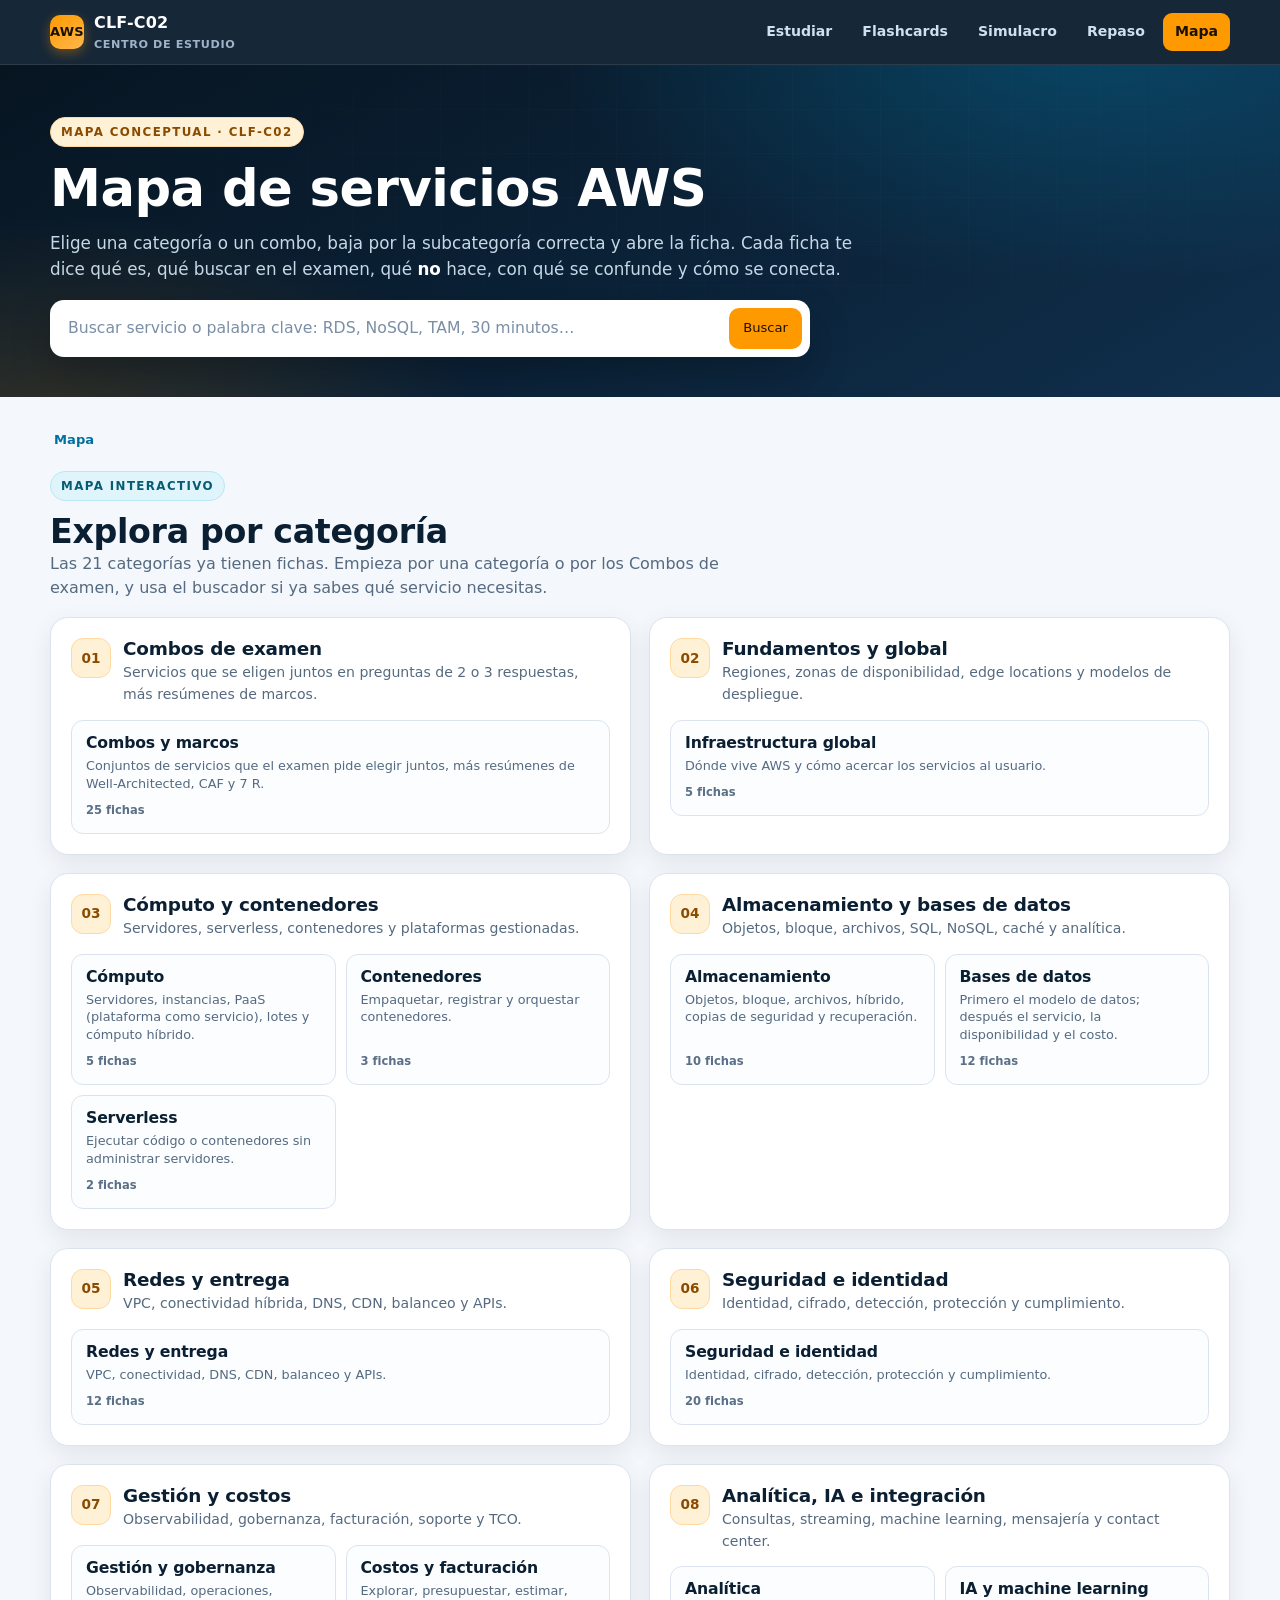
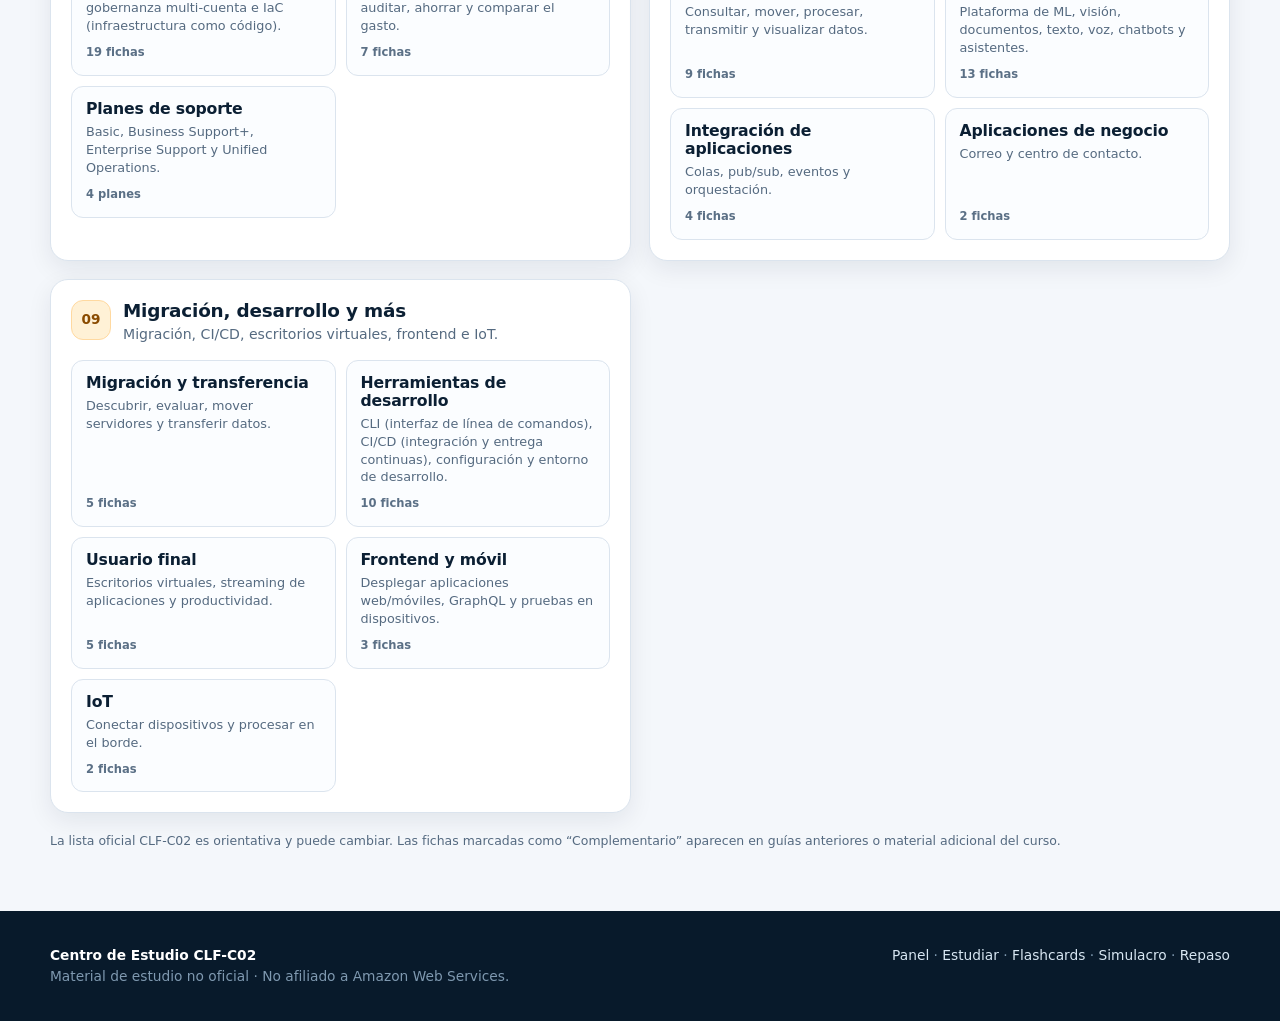
<file: contenido/mapa.html>
﻿<!DOCTYPE html>
<html lang="es">
<head>
<meta charset="UTF-8">
<meta name="viewport" content="width=device-width, initial-scale=1.0">
<title>Mapa de servicios · AWS Cloud Practitioner CLF-C02</title>
<meta name="description" content="Mapa conceptual interactivo de servicios AWS para CLF-C02: categorías, SQL vs NoSQL, fichas de servicio, combos de examen, qué no hace cada servicio, confusiones y conexiones.">
<link rel="stylesheet" href="assets/estilo.css?v=20261114a">
<link rel="stylesheet" href="assets/mapa.css?v=20261112k">
</head>
<body>

<nav class="topnav">
  <div class="container">
    <a class="brand" href="index.html">
      <span class="brand-mark">AWS</span>
      <span>CLF-C02<span class="brand-sub">Centro de estudio</span></span>
    </a>
    <div class="navlinks">
      <a href="estudio.html">Estudiar</a>
      <a href="flashcards.html">Flashcards</a>
      <a href="examen.html">Simulacro</a>
      <a href="repaso.html">Repaso</a>
      <a href="mapa.html" class="active" aria-current="page">Mapa</a>
    </div>
  </div>
</nav>

<header class="map-hero">
  <div class="container">
    <span class="eyebrow orange">Mapa conceptual · CLF-C02</span>
    <h1>Mapa de servicios AWS</h1>
    <p class="lead">Elige una categoría o un combo, baja por la subcategoría correcta y abre la ficha. Cada ficha te dice qué es, qué buscar en el examen, qué <strong>no</strong> hace, con qué se confunde y cómo se conecta.</p>
    <div class="map-search" role="search">
      <input id="mapSearch" type="search" placeholder="Buscar servicio o palabra clave: RDS, NoSQL, TAM, 30 minutos…" aria-label="Buscar servicio o palabra clave">
      <button type="button" class="clear" id="mapSearchClear" hidden>Limpiar</button>
      <button type="button" id="mapSearchFocus">Buscar</button>
    </div>
  </div>
</header>

<main class="container map-main">
  <div class="map-toolbar">
    <div class="map-breadcrumb" id="mapBreadcrumb" aria-label="Ruta de navegación"></div>
    <button type="button" class="map-back" id="mapBack" hidden>← Volver</button>
  </div>
  <div id="mapView" aria-live="polite"></div>
  <p class="map-footer-note">La lista oficial CLF-C02 es orientativa y puede cambiar. Las fichas marcadas como “Complementario” aparecen en guías anteriores o material adicional del curso.</p>
</main>

<footer class="footer">
  <div class="container">
    <div><strong style="color:#fff">Centro de Estudio CLF-C02</strong><br><span class="small">Material de estudio no oficial · No afiliado a Amazon Web Services.</span></div>
    <div class="small"><a href="index.html">Panel</a> · <a href="estudio.html">Estudiar</a> · <a href="flashcards.html">Flashcards</a> · <a href="examen.html">Simulacro</a> · <a href="repaso.html">Repaso</a></div>
  </div>
</footer>

<script src="assets/comun.js?v=20261027f"></script>
<script src="assets/mapa-servicios.js?v=20261112k"></script>
<script src="assets/mapa-catalogo.js?v=20261112k"></script>
<script src="assets/mapa-catalogo2.js?v=20261112k"></script>
<script src="assets/mapa-catalogo3.js?v=20261112k"></script>
<script src="assets/mapa.js?v=20261112k"></script>
</body>
</html>
</file>
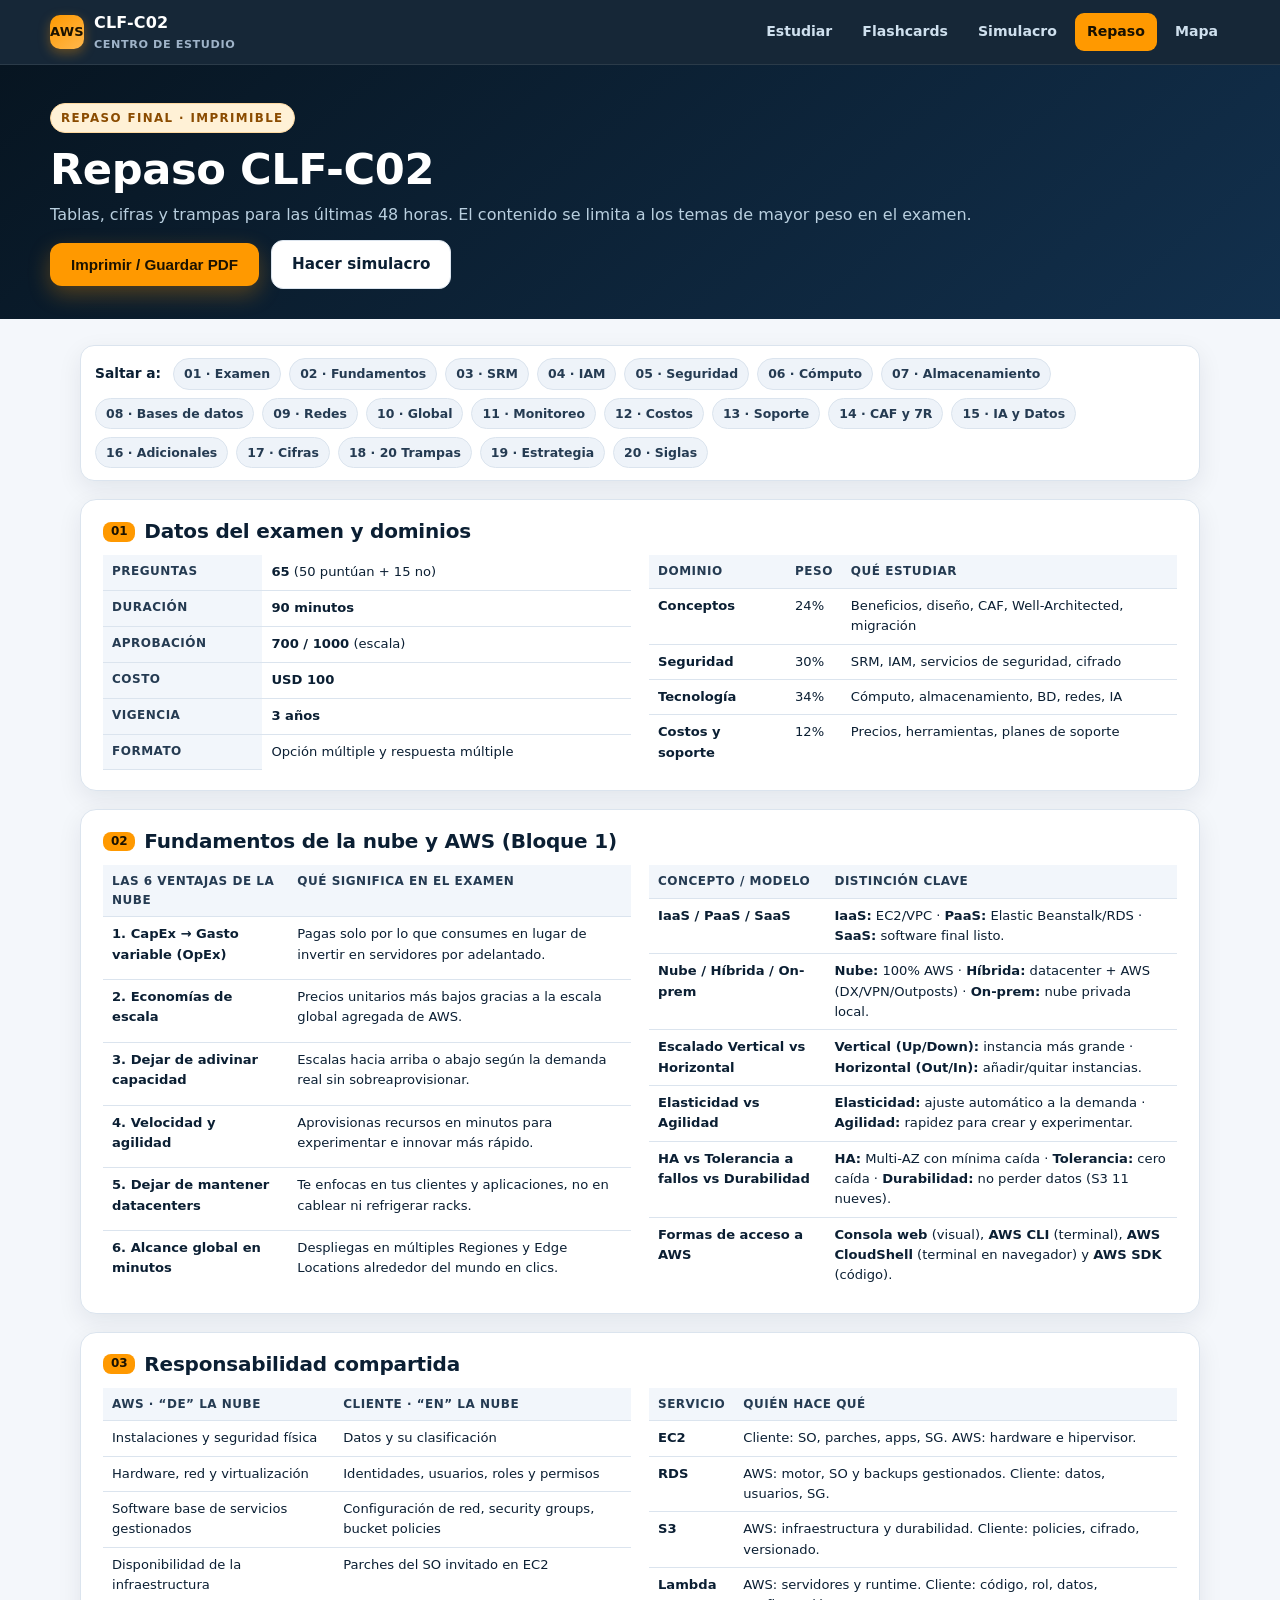
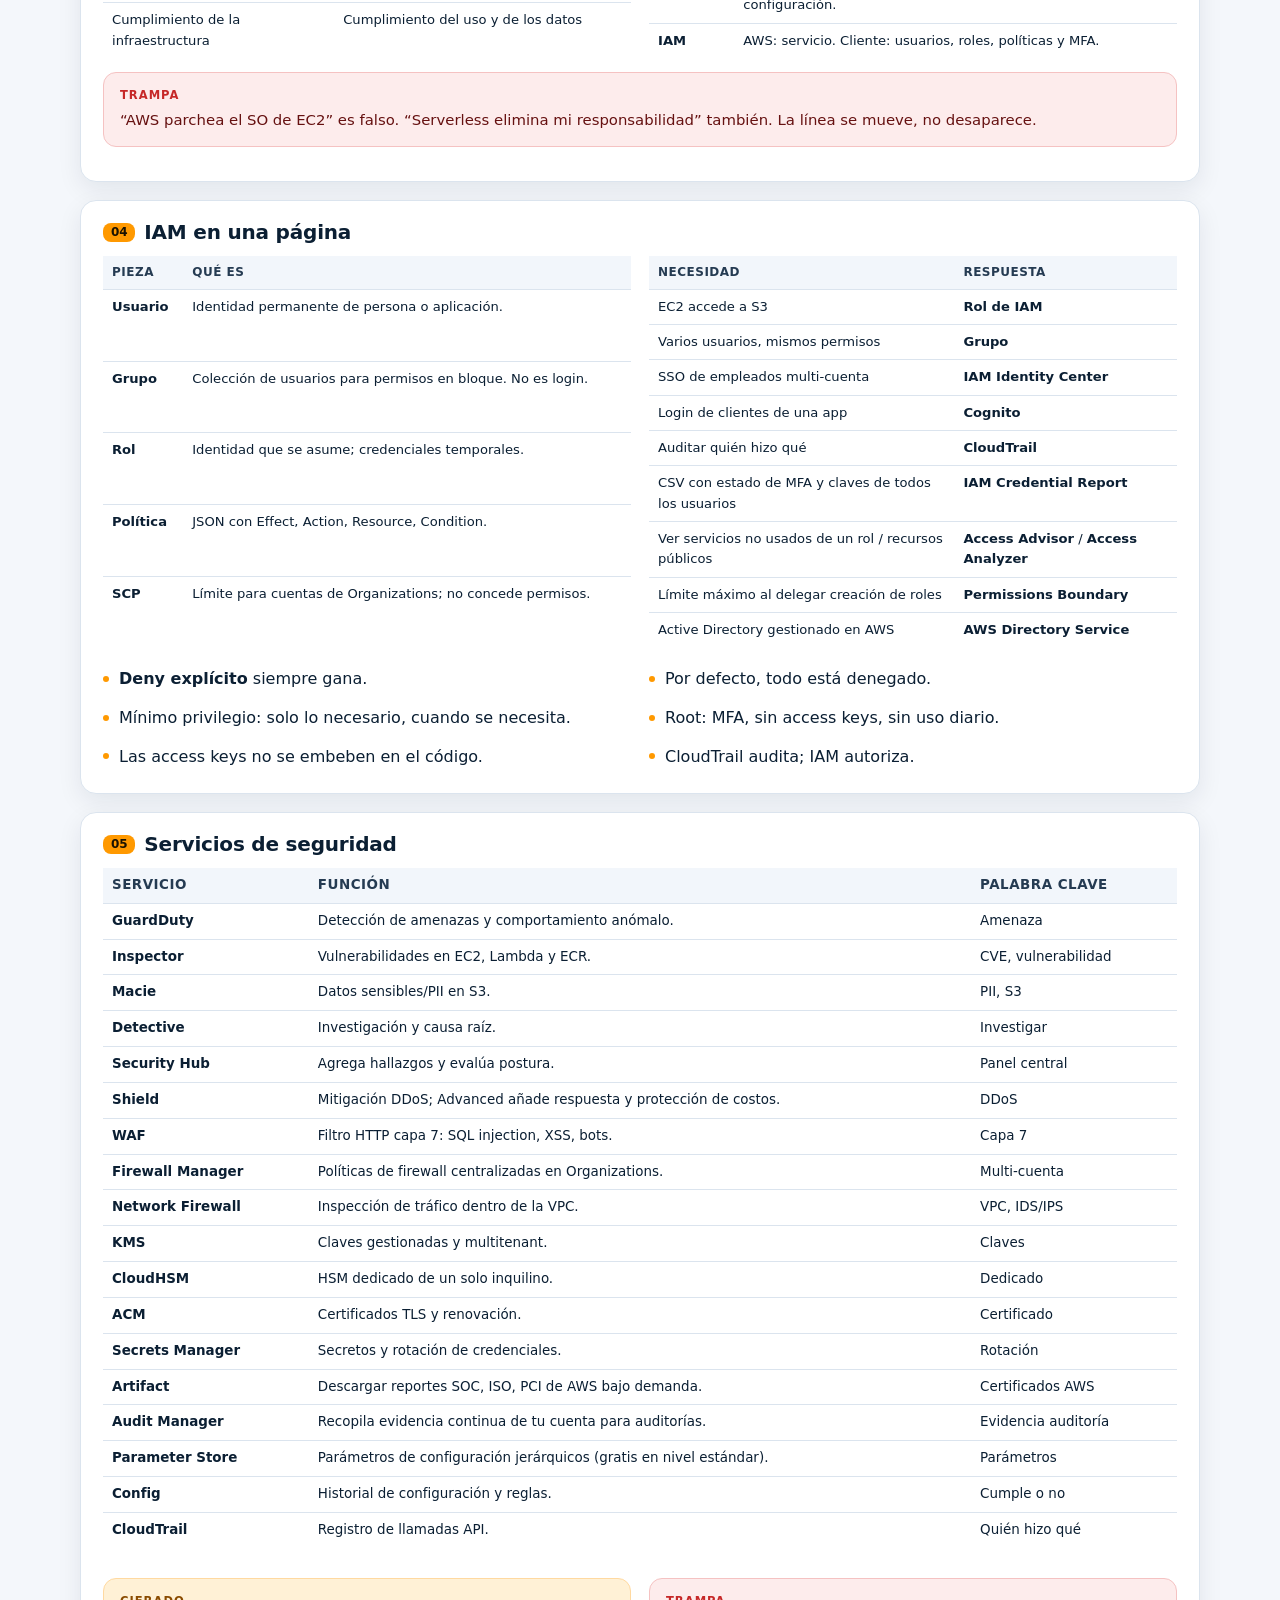
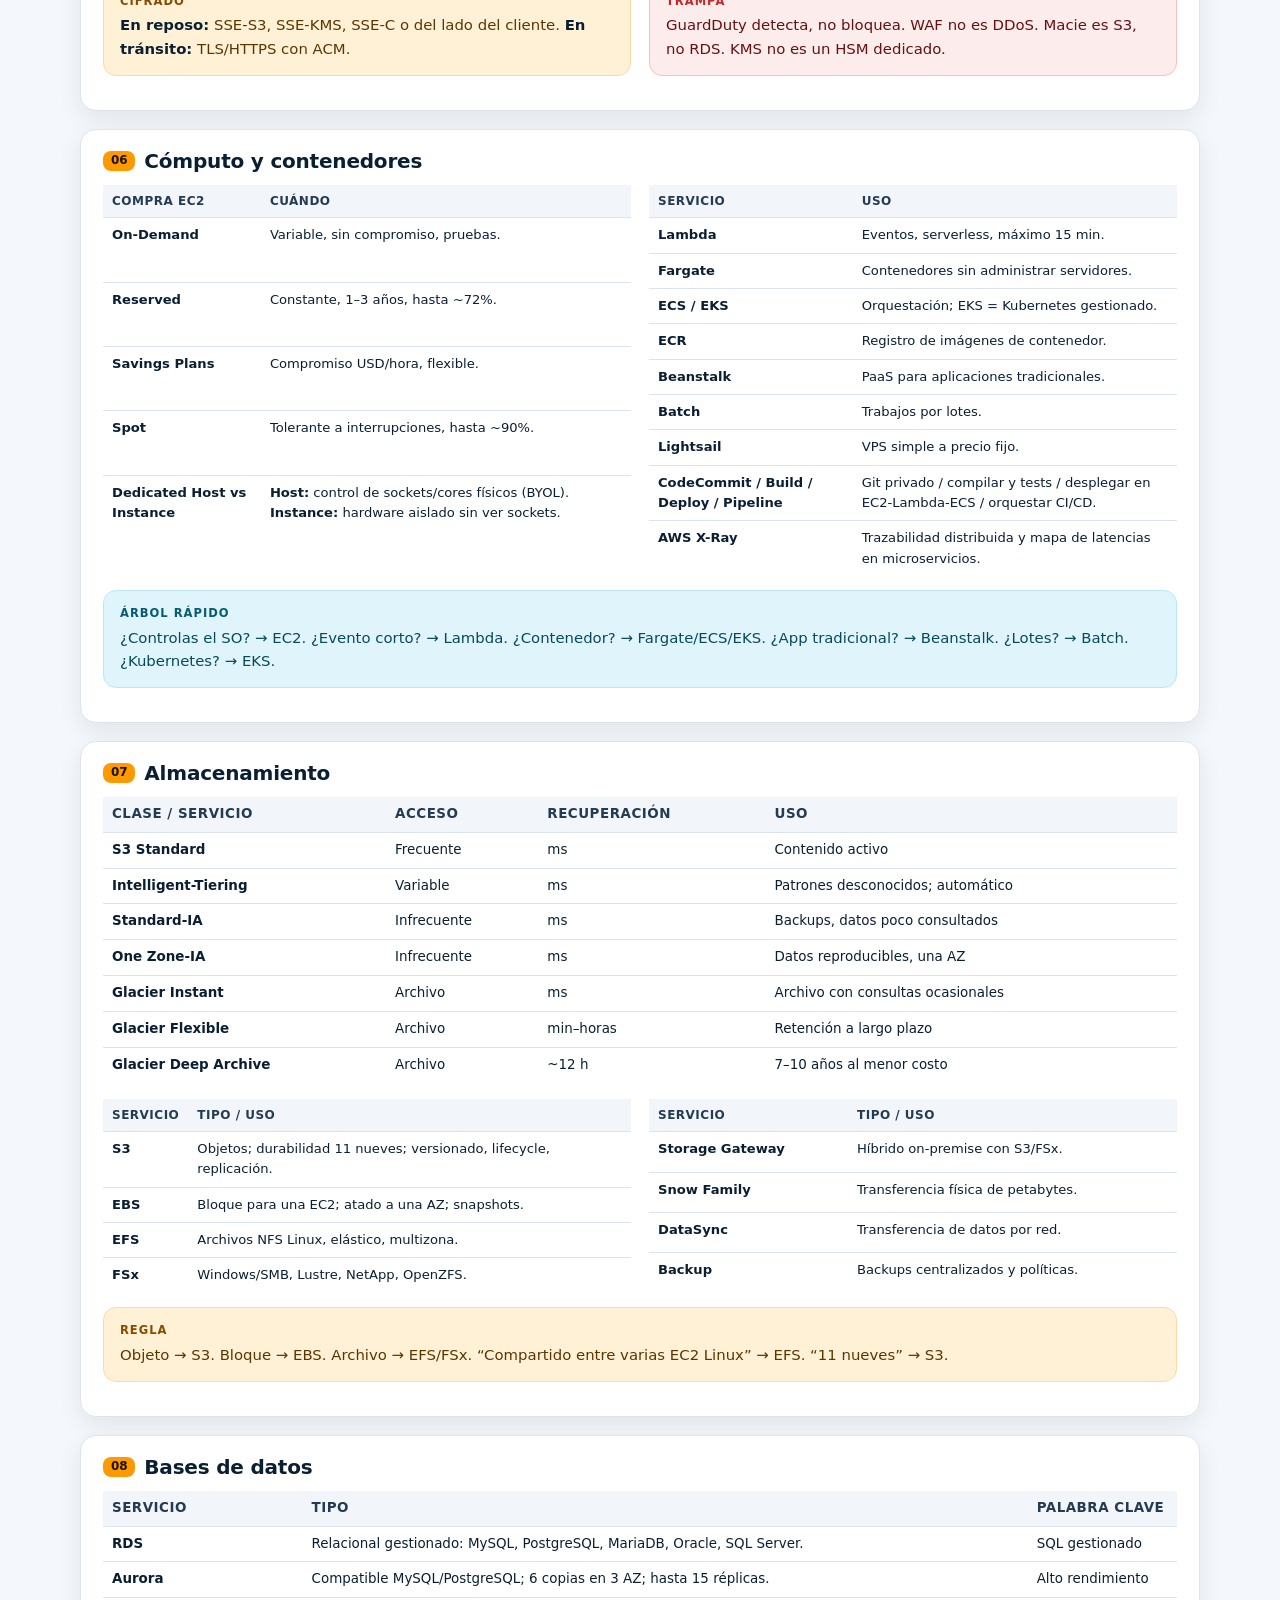
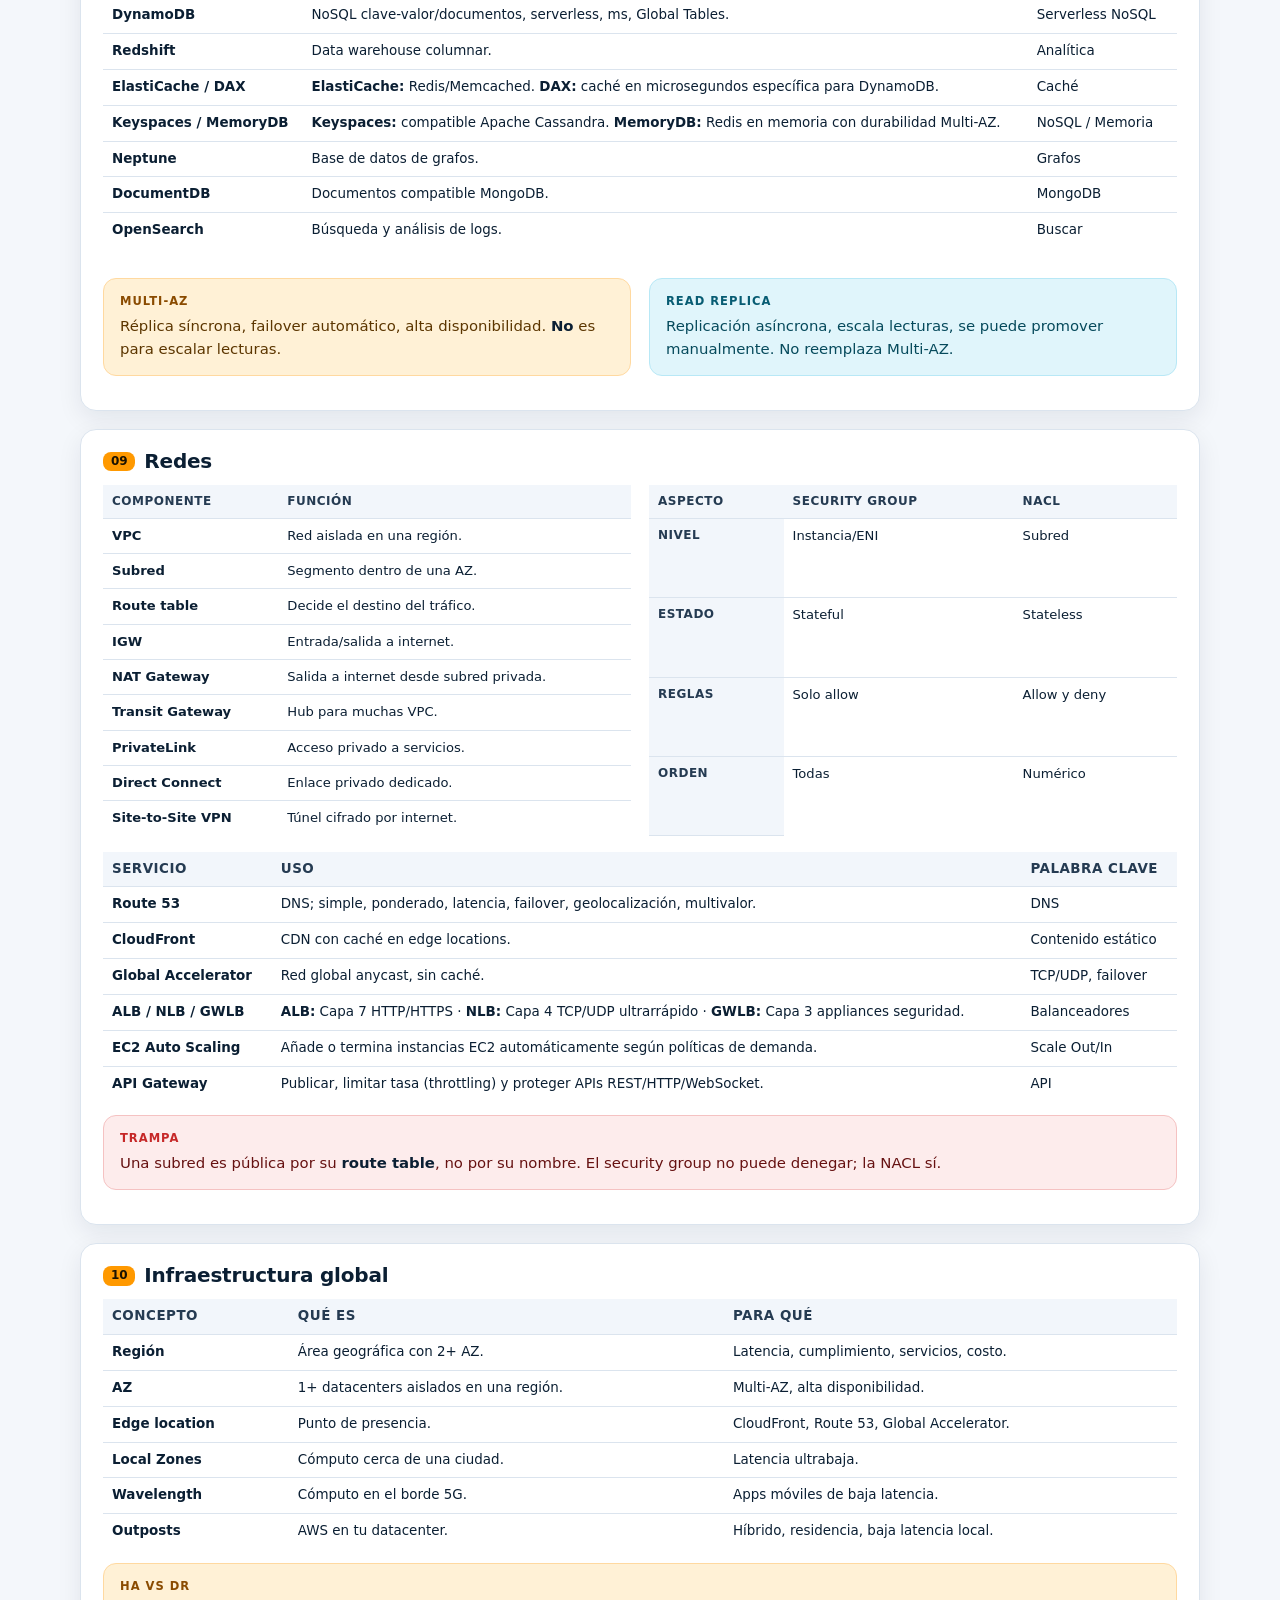
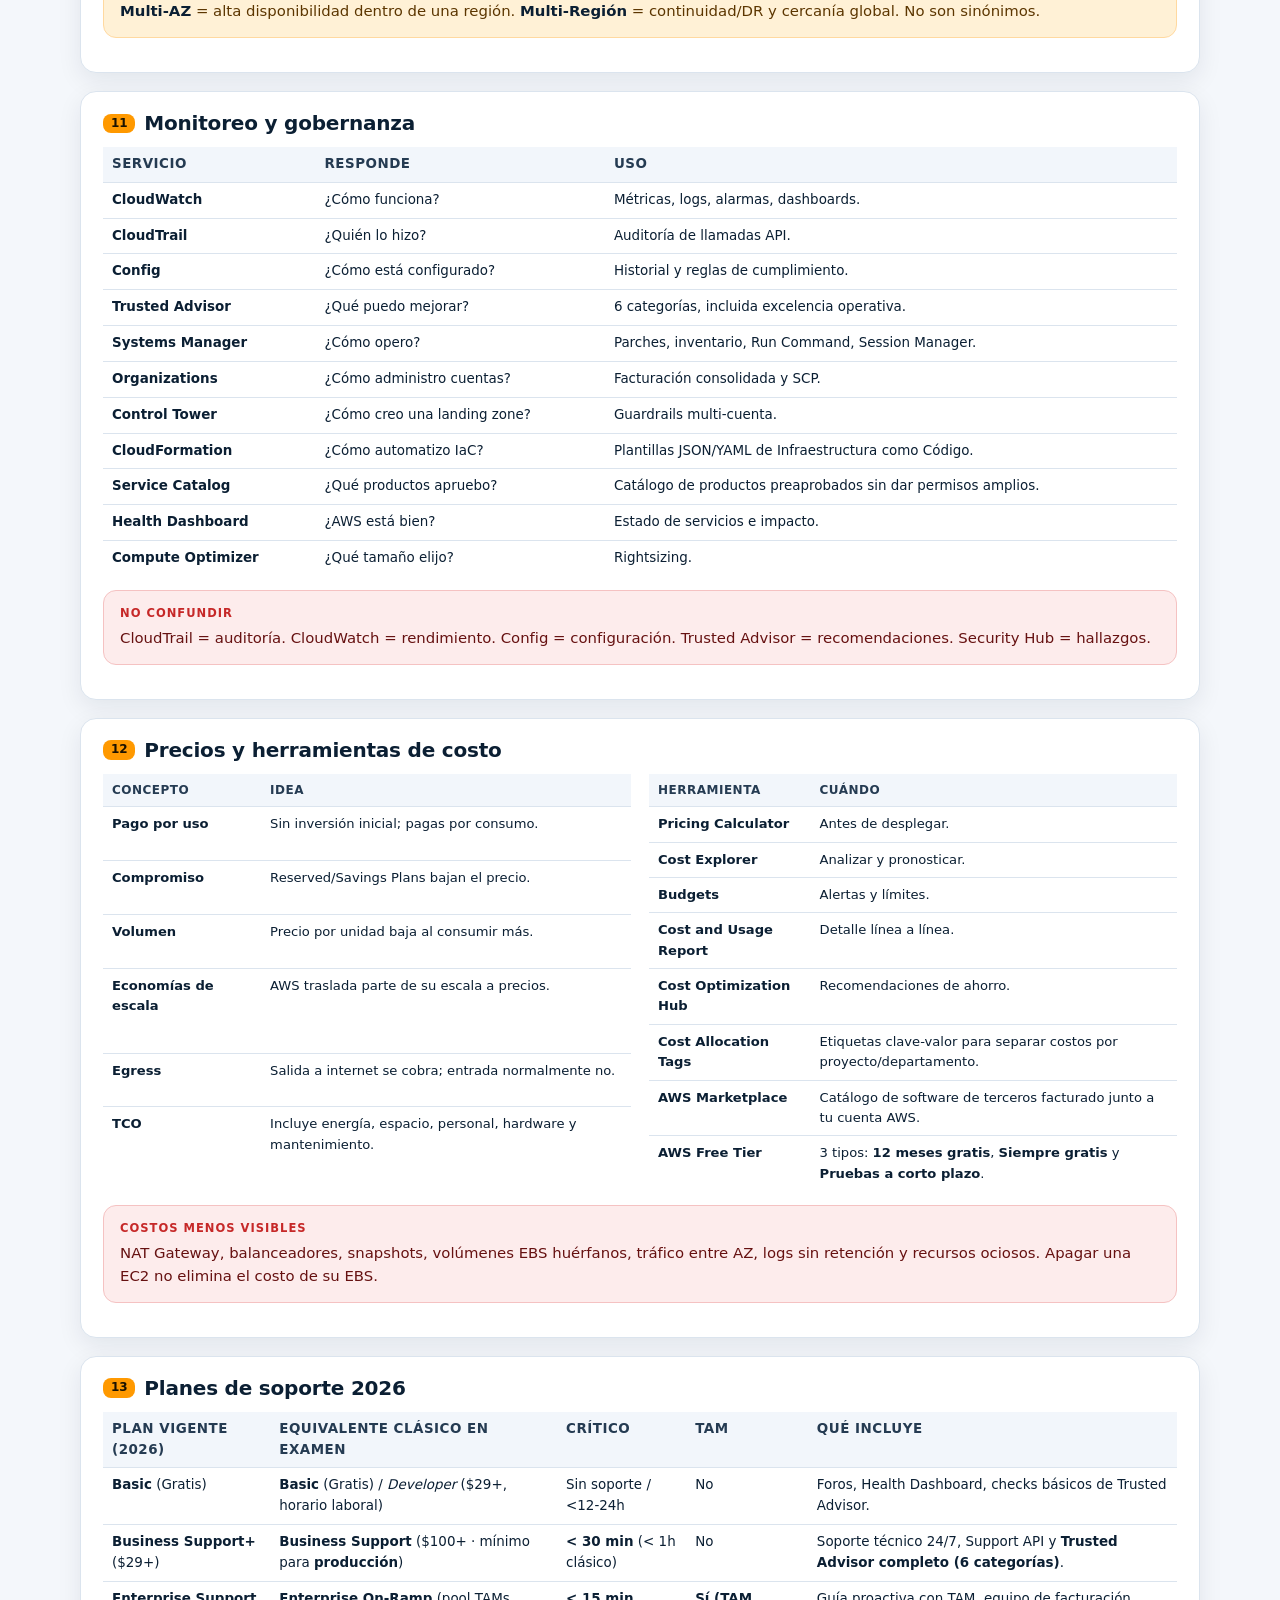
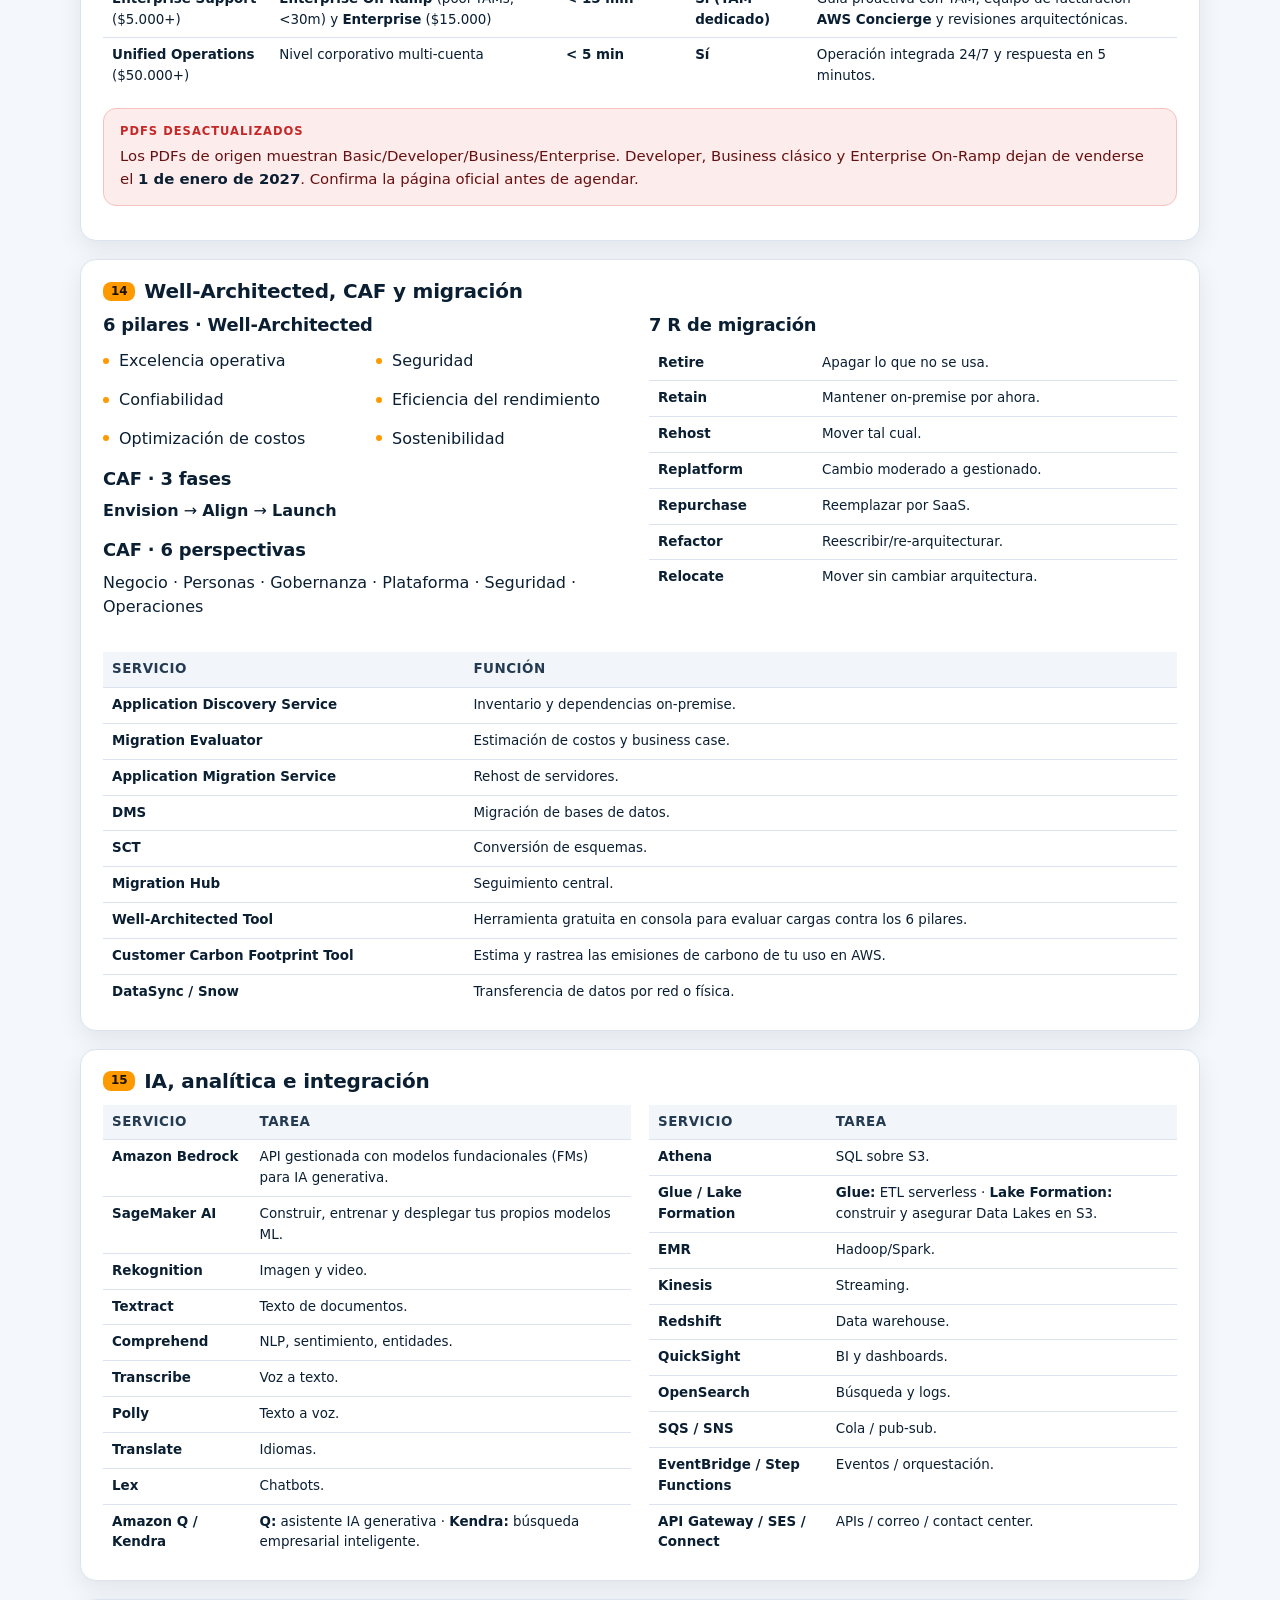
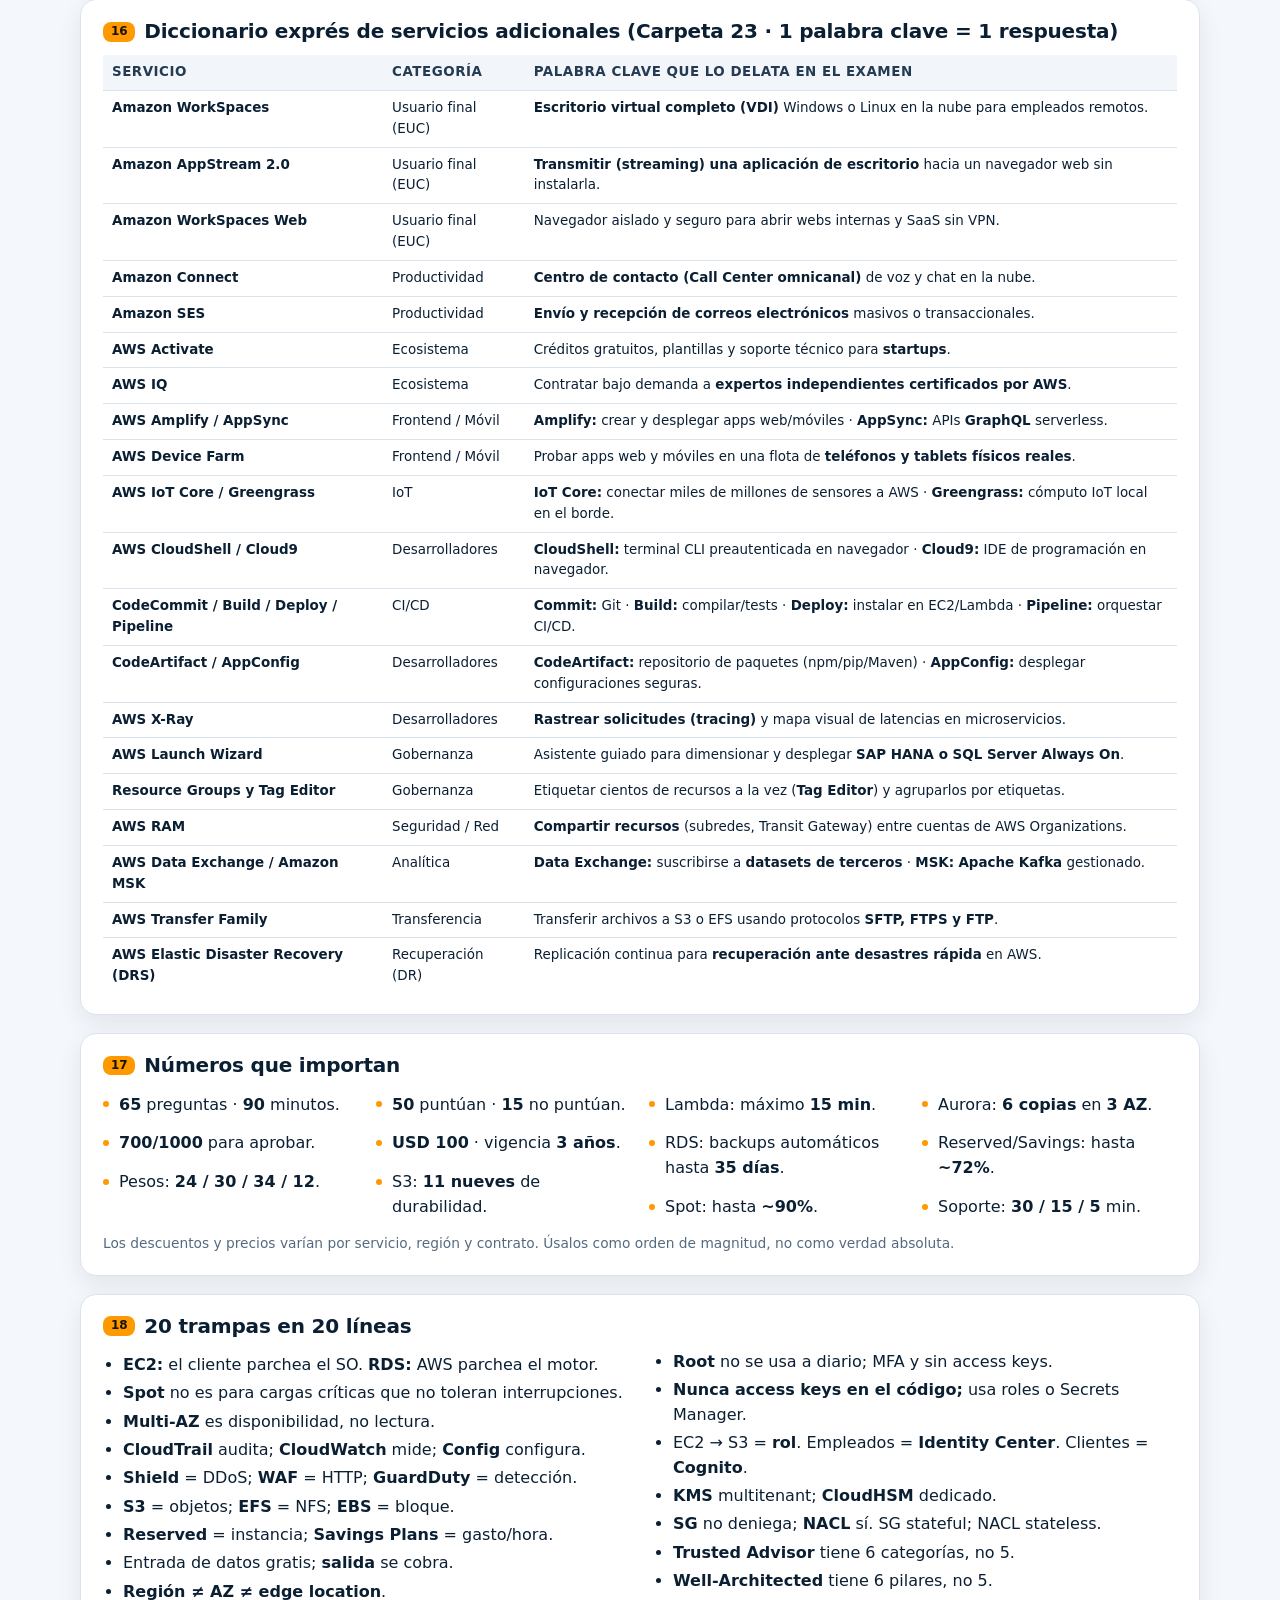
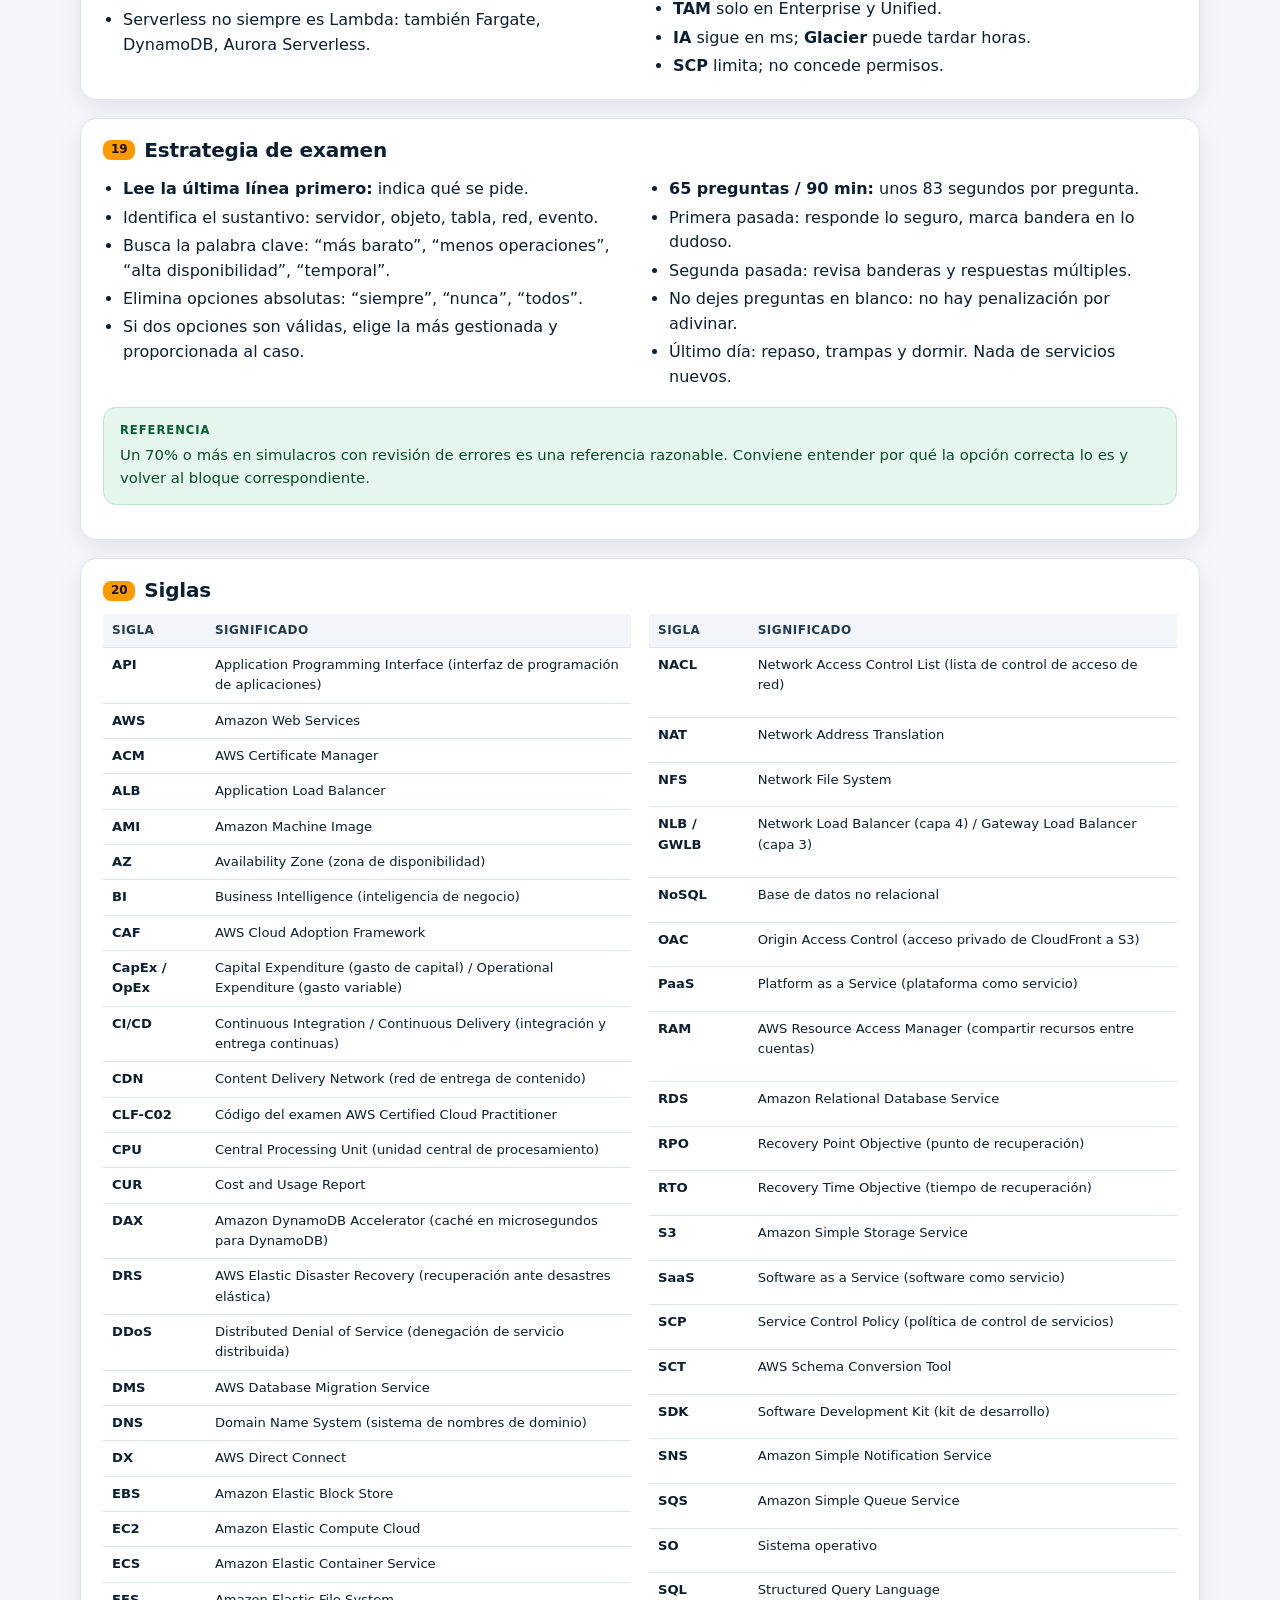
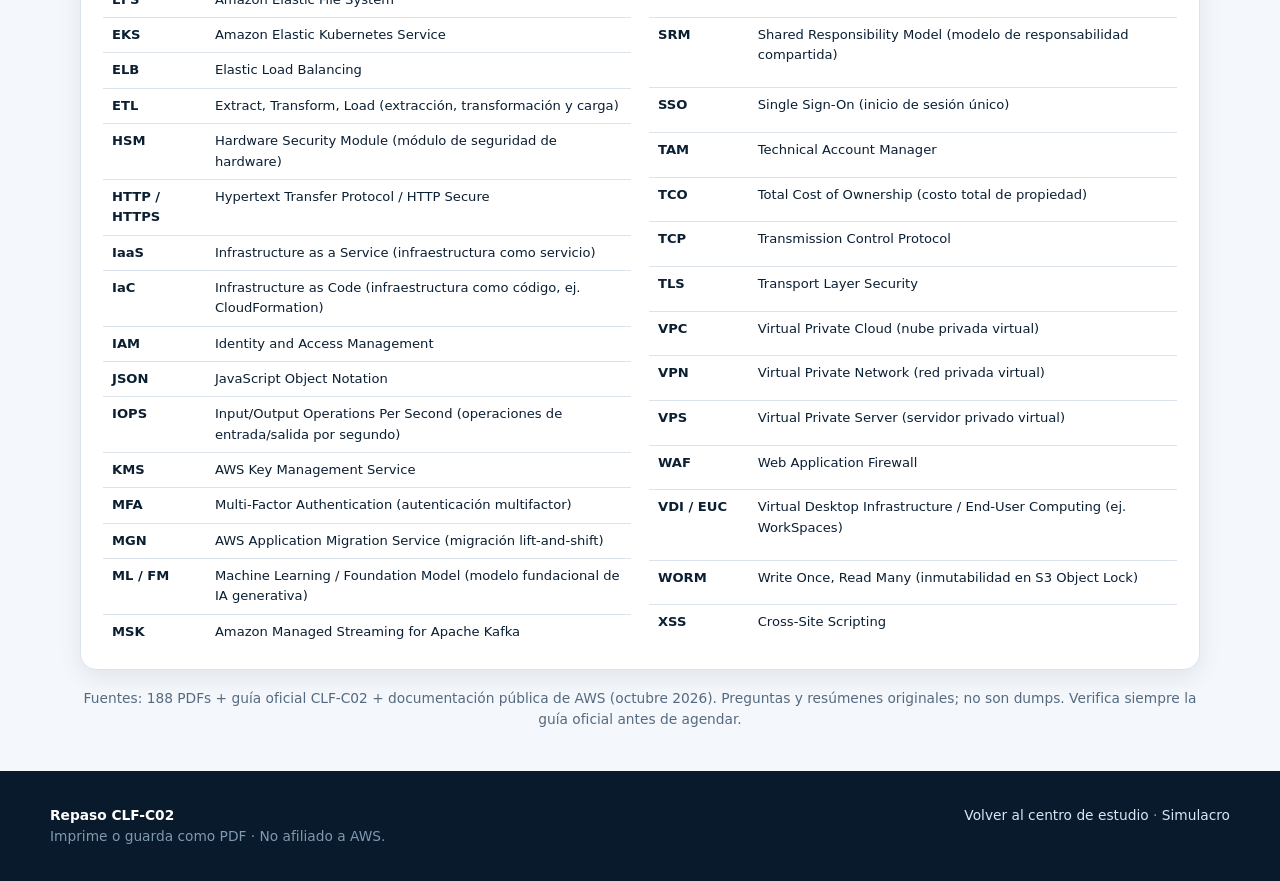
<file: contenido/repaso.html>
<!DOCTYPE html>
<html lang="es">
<head>
<meta charset="UTF-8">
<meta name="viewport" content="width=device-width, initial-scale=1.0">
<title>Repaso · AWS Cloud Practitioner CLF-C02</title>
<meta name="description" content="Repaso del AWS Certified Cloud Practitioner CLF-C02: responsabilidad compartida, IAM, servicios, precios, soporte, trampas, cifras clave y glosario de siglas.">
<link rel="stylesheet" href="assets/estilo.css?v=20261114a">
</head>
<body>

<nav class="topnav no-print">
  <div class="container">
    <a class="brand" href="index.html">
      <span class="brand-mark">AWS</span>
      <span>CLF-C02<span class="brand-sub">Centro de estudio</span></span>
    </a>
    <div class="navlinks">
      <a href="estudio.html">Estudiar</a>
      <a href="flashcards.html">Flashcards</a>
      <a href="examen.html">Simulacro</a>
      <a href="repaso.html">Repaso</a>
      <a href="mapa.html">Mapa</a>
    </div>
  </div>
</nav>

<header class="cheat-hero">
  <div class="container flex between">
    <div>
      <span class="eyebrow">Repaso final · imprimible</span>
      <h1 style="font-size:clamp(1.8rem,4vw,2.7rem)">Repaso CLF-C02</h1>
      <p>Tablas, cifras y trampas para las últimas 48 horas. El contenido se limita a los temas de mayor peso en el examen.</p>
    </div>
    <div class="flex no-print">
      <button class="btn btn-primary" onclick="window.print()" type="button">Imprimir / Guardar PDF</button>
      <a class="btn btn-outline" href="examen.html">Hacer simulacro</a>
    </div>
  </div>
</header>

<main class="container cheat">

  <nav class="chips no-print" aria-label="Índice rápido de repaso" style="margin:0 0 18px;padding:12px 14px;background:#fff;border:1px solid var(--line);border-radius:14px;box-shadow:var(--shadow)">
    <strong class="small" style="margin-right:4px;align-self:center">Saltar a:</strong>
    <a class="chip" href="#examen">01 · Examen</a>
    <a class="chip" href="#fundamentos">02 · Fundamentos</a>
    <a class="chip" href="#srm">03 · SRM</a>
    <a class="chip" href="#iam">04 · IAM</a>
    <a class="chip" href="#seguridad">05 · Seguridad</a>
    <a class="chip" href="#computo">06 · Cómputo</a>
    <a class="chip" href="#almacenamiento">07 · Almacenamiento</a>
    <a class="chip" href="#bases">08 · Bases de datos</a>
    <a class="chip" href="#redes">09 · Redes</a>
    <a class="chip" href="#global">10 · Global</a>
    <a class="chip" href="#monitoreo">11 · Monitoreo</a>
    <a class="chip" href="#costos">12 · Costos</a>
    <a class="chip" href="#soporte">13 · Soporte</a>
    <a class="chip" href="#caf">14 · CAF y 7R</a>
    <a class="chip" href="#ia">15 · IA y Datos</a>
    <a class="chip" href="#adicionales">16 · Adicionales</a>
    <a class="chip" href="#numeros">17 · Cifras</a>
    <a class="chip" href="#trampas">18 · 20 Trampas</a>
    <a class="chip" href="#estrategia">19 · Estrategia</a>
    <a class="chip" href="#siglas">20 · Siglas</a>
  </nav>

  <section class="cheat-section" id="examen">
    <h2><span class="n">01</span>Datos del examen y dominios</h2>
    <div class="grid grid-2">
      <table>
        <tbody>
          <tr><th>Preguntas</th><td><strong>65</strong> (50 puntúan + 15 no)</td></tr>
          <tr><th>Duración</th><td><strong>90 minutos</strong></td></tr>
          <tr><th>Aprobación</th><td><strong>700 / 1000</strong> (escala)</td></tr>
          <tr><th>Costo</th><td><strong>USD 100</strong></td></tr>
          <tr><th>Vigencia</th><td><strong>3 años</strong></td></tr>
          <tr><th>Formato</th><td>Opción múltiple y respuesta múltiple</td></tr>
        </tbody>
      </table>
      <table>
        <thead><tr><th>Dominio</th><th>Peso</th><th>Qué estudiar</th></tr></thead>
        <tbody>
          <tr><td><strong>Conceptos</strong></td><td>24%</td><td>Beneficios, diseño, CAF, Well-Architected, migración</td></tr>
          <tr><td><strong>Seguridad</strong></td><td>30%</td><td>SRM, IAM, servicios de seguridad, cifrado</td></tr>
          <tr><td><strong>Tecnología</strong></td><td>34%</td><td>Cómputo, almacenamiento, BD, redes, IA</td></tr>
          <tr><td><strong>Costos y soporte</strong></td><td>12%</td><td>Precios, herramientas, planes de soporte</td></tr>
        </tbody>
      </table>
    </div>
  </section>

  <section class="cheat-section" id="fundamentos">
    <h2><span class="n">02</span>Fundamentos de la nube y AWS (Bloque 1)</h2>
    <div class="grid grid-2">
      <table>
        <thead><tr><th>Las 6 ventajas de la nube</th><th>Qué significa en el examen</th></tr></thead>
        <tbody>
          <tr><td><strong>1. CapEx → Gasto variable (OpEx)</strong></td><td>Pagas solo por lo que consumes en lugar de invertir en servidores por adelantado.</td></tr>
          <tr><td><strong>2. Economías de escala</strong></td><td>Precios unitarios más bajos gracias a la escala global agregada de AWS.</td></tr>
          <tr><td><strong>3. Dejar de adivinar capacidad</strong></td><td>Escalas hacia arriba o abajo según la demanda real sin sobreaprovisionar.</td></tr>
          <tr><td><strong>4. Velocidad y agilidad</strong></td><td>Aprovisionas recursos en minutos para experimentar e innovar más rápido.</td></tr>
          <tr><td><strong>5. Dejar de mantener datacenters</strong></td><td>Te enfocas en tus clientes y aplicaciones, no en cablear ni refrigerar racks.</td></tr>
          <tr><td><strong>6. Alcance global en minutos</strong></td><td>Despliegas en múltiples Regiones y Edge Locations alrededor del mundo en clics.</td></tr>
        </tbody>
      </table>
      <table>
        <thead><tr><th>Concepto / Modelo</th><th>Distinción clave</th></tr></thead>
        <tbody>
          <tr><td><strong>IaaS / PaaS / SaaS</strong></td><td><strong>IaaS:</strong> EC2/VPC · <strong>PaaS:</strong> Elastic Beanstalk/RDS · <strong>SaaS:</strong> software final listo.</td></tr>
          <tr><td><strong>Nube / Híbrida / On-prem</strong></td><td><strong>Nube:</strong> 100% AWS · <strong>Híbrida:</strong> datacenter + AWS (DX/VPN/Outposts) · <strong>On-prem:</strong> nube privada local.</td></tr>
          <tr><td><strong>Escalado Vertical vs Horizontal</strong></td><td><strong>Vertical (Up/Down):</strong> instancia más grande · <strong>Horizontal (Out/In):</strong> añadir/quitar instancias.</td></tr>
          <tr><td><strong>Elasticidad vs Agilidad</strong></td><td><strong>Elasticidad:</strong> ajuste automático a la demanda · <strong>Agilidad:</strong> rapidez para crear y experimentar.</td></tr>
          <tr><td><strong>HA vs Tolerancia a fallos vs Durabilidad</strong></td><td><strong>HA:</strong> Multi-AZ con mínima caída · <strong>Tolerancia:</strong> cero caída · <strong>Durabilidad:</strong> no perder datos (S3 11 nueves).</td></tr>
          <tr><td><strong>Formas de acceso a AWS</strong></td><td><strong>Consola web</strong> (visual), <strong>AWS CLI</strong> (terminal), <strong>AWS CloudShell</strong> (terminal en navegador) y <strong>AWS SDK</strong> (código).</td></tr>
        </tbody>
      </table>
    </div>
  </section>

  <section class="cheat-section" id="srm">
    <h2><span class="n">03</span>Responsabilidad compartida</h2>
    <div class="grid grid-2">
      <table>
        <thead><tr><th>AWS · “de” la nube</th><th>Cliente · “en” la nube</th></tr></thead>
        <tbody>
          <tr><td>Instalaciones y seguridad física</td><td>Datos y su clasificación</td></tr>
          <tr><td>Hardware, red y virtualización</td><td>Identidades, usuarios, roles y permisos</td></tr>
          <tr><td>Software base de servicios gestionados</td><td>Configuración de red, security groups, bucket policies</td></tr>
          <tr><td>Disponibilidad de la infraestructura</td><td>Parches del SO invitado en EC2</td></tr>
          <tr><td>Cumplimiento de la infraestructura</td><td>Cumplimiento del uso y de los datos</td></tr>
        </tbody>
      </table>
      <table>
        <thead><tr><th>Servicio</th><th>Quién hace qué</th></tr></thead>
        <tbody>
          <tr><td><strong>EC2</strong></td><td>Cliente: SO, parches, apps, SG. AWS: hardware e hipervisor.</td></tr>
          <tr><td><strong>RDS</strong></td><td>AWS: motor, SO y backups gestionados. Cliente: datos, usuarios, SG.</td></tr>
          <tr><td><strong>S3</strong></td><td>AWS: infraestructura y durabilidad. Cliente: policies, cifrado, versionado.</td></tr>
          <tr><td><strong>Lambda</strong></td><td>AWS: servidores y runtime. Cliente: código, rol, datos, configuración.</td></tr>
          <tr><td><strong>IAM</strong></td><td>AWS: servicio. Cliente: usuarios, roles, políticas y MFA.</td></tr>
        </tbody>
      </table>
    </div>
    <div class="callout trap"><b>Trampa</b><p>“AWS parchea el SO de EC2” es falso. “Serverless elimina mi responsabilidad” también. La línea se mueve, no desaparece.</p></div>
  </section>

  <section class="cheat-section" id="iam">
    <h2><span class="n">04</span>IAM en una página</h2>
    <div class="grid grid-2">
      <table>
        <thead><tr><th>Pieza</th><th>Qué es</th></tr></thead>
        <tbody>
          <tr><td><strong>Usuario</strong></td><td>Identidad permanente de persona o aplicación.</td></tr>
          <tr><td><strong>Grupo</strong></td><td>Colección de usuarios para permisos en bloque. No es login.</td></tr>
          <tr><td><strong>Rol</strong></td><td>Identidad que se asume; credenciales temporales.</td></tr>
          <tr><td><strong>Política</strong></td><td>JSON con Effect, Action, Resource, Condition.</td></tr>
          <tr><td><strong>SCP</strong></td><td>Límite para cuentas de Organizations; no concede permisos.</td></tr>
        </tbody>
      </table>
      <table>
        <thead><tr><th>Necesidad</th><th>Respuesta</th></tr></thead>
        <tbody>
          <tr><td>EC2 accede a S3</td><td><strong>Rol de IAM</strong></td></tr>
          <tr><td>Varios usuarios, mismos permisos</td><td><strong>Grupo</strong></td></tr>
          <tr><td>SSO de empleados multi-cuenta</td><td><strong>IAM Identity Center</strong></td></tr>
          <tr><td>Login de clientes de una app</td><td><strong>Cognito</strong></td></tr>
          <tr><td>Auditar quién hizo qué</td><td><strong>CloudTrail</strong></td></tr>
          <tr><td>CSV con estado de MFA y claves de todos los usuarios</td><td><strong>IAM Credential Report</strong></td></tr>
          <tr><td>Ver servicios no usados de un rol / recursos públicos</td><td><strong>Access Advisor</strong> / <strong>Access Analyzer</strong></td></tr>
          <tr><td>Límite máximo al delegar creación de roles</td><td><strong>Permissions Boundary</strong></td></tr>
          <tr><td>Active Directory gestionado en AWS</td><td><strong>AWS Directory Service</strong></td></tr>
        </tbody>
      </table>
    </div>
    <ul class="kbd-list mt2">
      <li><strong>Deny explícito</strong> siempre gana.</li>
      <li>Por defecto, todo está denegado.</li>
      <li>Mínimo privilegio: solo lo necesario, cuando se necesita.</li>
      <li>Root: MFA, sin access keys, sin uso diario.</li>
      <li>Las access keys no se embeben en el código.</li>
      <li>CloudTrail audita; IAM autoriza.</li>
    </ul>
  </section>

  <section class="cheat-section" id="seguridad">
    <h2><span class="n">05</span>Servicios de seguridad</h2>
    <table class="table-compact">
      <thead><tr><th>Servicio</th><th>Función</th><th>Palabra clave</th></tr></thead>
      <tbody>
        <tr><td><strong>GuardDuty</strong></td><td>Detección de amenazas y comportamiento anómalo.</td><td>Amenaza</td></tr>
        <tr><td><strong>Inspector</strong></td><td>Vulnerabilidades en EC2, Lambda y ECR.</td><td>CVE, vulnerabilidad</td></tr>
        <tr><td><strong>Macie</strong></td><td>Datos sensibles/PII en S3.</td><td>PII, S3</td></tr>
        <tr><td><strong>Detective</strong></td><td>Investigación y causa raíz.</td><td>Investigar</td></tr>
        <tr><td><strong>Security Hub</strong></td><td>Agrega hallazgos y evalúa postura.</td><td>Panel central</td></tr>
        <tr><td><strong>Shield</strong></td><td>Mitigación DDoS; Advanced añade respuesta y protección de costos.</td><td>DDoS</td></tr>
        <tr><td><strong>WAF</strong></td><td>Filtro HTTP capa 7: SQL injection, XSS, bots.</td><td>Capa 7</td></tr>
        <tr><td><strong>Firewall Manager</strong></td><td>Políticas de firewall centralizadas en Organizations.</td><td>Multi-cuenta</td></tr>
        <tr><td><strong>Network Firewall</strong></td><td>Inspección de tráfico dentro de la VPC.</td><td>VPC, IDS/IPS</td></tr>
        <tr><td><strong>KMS</strong></td><td>Claves gestionadas y multitenant.</td><td>Claves</td></tr>
        <tr><td><strong>CloudHSM</strong></td><td>HSM dedicado de un solo inquilino.</td><td>Dedicado</td></tr>
        <tr><td><strong>ACM</strong></td><td>Certificados TLS y renovación.</td><td>Certificado</td></tr>
        <tr><td><strong>Secrets Manager</strong></td><td>Secretos y rotación de credenciales.</td><td>Rotación</td></tr>
        <tr><td><strong>Artifact</strong></td><td>Descargar reportes SOC, ISO, PCI de AWS bajo demanda.</td><td>Certificados AWS</td></tr>
        <tr><td><strong>Audit Manager</strong></td><td>Recopila evidencia continua de tu cuenta para auditorías.</td><td>Evidencia auditoría</td></tr>
        <tr><td><strong>Parameter Store</strong></td><td>Parámetros de configuración jerárquicos (gratis en nivel estándar).</td><td>Parámetros</td></tr>
        <tr><td><strong>Config</strong></td><td>Historial de configuración y reglas.</td><td>Cumple o no</td></tr>
        <tr><td><strong>CloudTrail</strong></td><td>Registro de llamadas API.</td><td>Quién hizo qué</td></tr>
      </tbody>
    </table>
    <div class="grid grid-2 mt2">
      <div class="callout memo"><b>Cifrado</b><p><strong>En reposo:</strong> SSE-S3, SSE-KMS, SSE-C o del lado del cliente. <strong>En tránsito:</strong> TLS/HTTPS con ACM.</p></div>
      <div class="callout trap"><b>Trampa</b><p>GuardDuty detecta, no bloquea. WAF no es DDoS. Macie es S3, no RDS. KMS no es un HSM dedicado.</p></div>
    </div>
  </section>

  <section class="cheat-section" id="computo">
    <h2><span class="n">06</span>Cómputo y contenedores</h2>
    <div class="grid grid-2">
      <table>
        <thead><tr><th>Compra EC2</th><th>Cuándo</th></tr></thead>
        <tbody>
          <tr><td><strong>On-Demand</strong></td><td>Variable, sin compromiso, pruebas.</td></tr>
          <tr><td><strong>Reserved</strong></td><td>Constante, 1–3 años, hasta ~72%.</td></tr>
          <tr><td><strong>Savings Plans</strong></td><td>Compromiso USD/hora, flexible.</td></tr>
          <tr><td><strong>Spot</strong></td><td>Tolerante a interrupciones, hasta ~90%.</td></tr>
          <tr><td><strong>Dedicated Host vs Instance</strong></td><td><strong>Host:</strong> control de sockets/cores físicos (BYOL). <strong>Instance:</strong> hardware aislado sin ver sockets.</td></tr>
        </tbody>
      </table>
      <table>
        <thead><tr><th>Servicio</th><th>Uso</th></tr></thead>
        <tbody>
          <tr><td><strong>Lambda</strong></td><td>Eventos, serverless, máximo 15 min.</td></tr>
          <tr><td><strong>Fargate</strong></td><td>Contenedores sin administrar servidores.</td></tr>
          <tr><td><strong>ECS / EKS</strong></td><td>Orquestación; EKS = Kubernetes gestionado.</td></tr>
          <tr><td><strong>ECR</strong></td><td>Registro de imágenes de contenedor.</td></tr>
          <tr><td><strong>Beanstalk</strong></td><td>PaaS para aplicaciones tradicionales.</td></tr>
          <tr><td><strong>Batch</strong></td><td>Trabajos por lotes.</td></tr>
          <tr><td><strong>Lightsail</strong></td><td>VPS simple a precio fijo.</td></tr>
          <tr><td><strong>CodeCommit / Build / Deploy / Pipeline</strong></td><td>Git privado / compilar y tests / desplegar en EC2-Lambda-ECS / orquestar CI/CD.</td></tr>
          <tr><td><strong>AWS X-Ray</strong></td><td>Trazabilidad distribuida y mapa de latencias en microservicios.</td></tr>
        </tbody>
      </table>
    </div>
    <div class="callout info"><b>Árbol rápido</b><p>¿Controlas el SO? → EC2. ¿Evento corto? → Lambda. ¿Contenedor? → Fargate/ECS/EKS. ¿App tradicional? → Beanstalk. ¿Lotes? → Batch. ¿Kubernetes? → EKS.</p></div>
  </section>

  <section class="cheat-section" id="almacenamiento">
    <h2><span class="n">07</span>Almacenamiento</h2>
    <table class="table-compact">
      <thead><tr><th>Clase / servicio</th><th>Acceso</th><th>Recuperación</th><th>Uso</th></tr></thead>
      <tbody>
        <tr><td><strong>S3 Standard</strong></td><td>Frecuente</td><td>ms</td><td>Contenido activo</td></tr>
        <tr><td><strong>Intelligent-Tiering</strong></td><td>Variable</td><td>ms</td><td>Patrones desconocidos; automático</td></tr>
        <tr><td><strong>Standard-IA</strong></td><td>Infrecuente</td><td>ms</td><td>Backups, datos poco consultados</td></tr>
        <tr><td><strong>One Zone-IA</strong></td><td>Infrecuente</td><td>ms</td><td>Datos reproducibles, una AZ</td></tr>
        <tr><td><strong>Glacier Instant</strong></td><td>Archivo</td><td>ms</td><td>Archivo con consultas ocasionales</td></tr>
        <tr><td><strong>Glacier Flexible</strong></td><td>Archivo</td><td>min–horas</td><td>Retención a largo plazo</td></tr>
        <tr><td><strong>Glacier Deep Archive</strong></td><td>Archivo</td><td>~12 h</td><td>7–10 años al menor costo</td></tr>
      </tbody>
    </table>
    <div class="grid grid-2 mt2">
      <table>
        <thead><tr><th>Servicio</th><th>Tipo / uso</th></tr></thead>
        <tbody>
          <tr><td><strong>S3</strong></td><td>Objetos; durabilidad 11 nueves; versionado, lifecycle, replicación.</td></tr>
          <tr><td><strong>EBS</strong></td><td>Bloque para una EC2; atado a una AZ; snapshots.</td></tr>
          <tr><td><strong>EFS</strong></td><td>Archivos NFS Linux, elástico, multizona.</td></tr>
          <tr><td><strong>FSx</strong></td><td>Windows/SMB, Lustre, NetApp, OpenZFS.</td></tr>
        </tbody>
      </table>
      <table>
        <thead><tr><th>Servicio</th><th>Tipo / uso</th></tr></thead>
        <tbody>
          <tr><td><strong>Storage Gateway</strong></td><td>Híbrido on-premise con S3/FSx.</td></tr>
          <tr><td><strong>Snow Family</strong></td><td>Transferencia física de petabytes.</td></tr>
          <tr><td><strong>DataSync</strong></td><td>Transferencia de datos por red.</td></tr>
          <tr><td><strong>Backup</strong></td><td>Backups centralizados y políticas.</td></tr>
        </tbody>
      </table>
    </div>
    <div class="callout memo"><b>Regla</b><p>Objeto → S3. Bloque → EBS. Archivo → EFS/FSx. “Compartido entre varias EC2 Linux” → EFS. “11 nueves” → S3.</p></div>
  </section>

  <section class="cheat-section" id="bases">
    <h2><span class="n">08</span>Bases de datos</h2>
    <table class="table-compact">
      <thead><tr><th>Servicio</th><th>Tipo</th><th>Palabra clave</th></tr></thead>
      <tbody>
        <tr><td><strong>RDS</strong></td><td>Relacional gestionado: MySQL, PostgreSQL, MariaDB, Oracle, SQL Server.</td><td>SQL gestionado</td></tr>
        <tr><td><strong>Aurora</strong></td><td>Compatible MySQL/PostgreSQL; 6 copias en 3 AZ; hasta 15 réplicas.</td><td>Alto rendimiento</td></tr>
        <tr><td><strong>DynamoDB</strong></td><td>NoSQL clave-valor/documentos, serverless, ms, Global Tables.</td><td>Serverless NoSQL</td></tr>
        <tr><td><strong>Redshift</strong></td><td>Data warehouse columnar.</td><td>Analítica</td></tr>
        <tr><td><strong>ElastiCache / DAX</strong></td><td><strong>ElastiCache:</strong> Redis/Memcached. <strong>DAX:</strong> caché en microsegundos específica para DynamoDB.</td><td>Caché</td></tr>
        <tr><td><strong>Keyspaces / MemoryDB</strong></td><td><strong>Keyspaces:</strong> compatible Apache Cassandra. <strong>MemoryDB:</strong> Redis en memoria con durabilidad Multi-AZ.</td><td>NoSQL / Memoria</td></tr>
        <tr><td><strong>Neptune</strong></td><td>Base de datos de grafos.</td><td>Grafos</td></tr>
        <tr><td><strong>DocumentDB</strong></td><td>Documentos compatible MongoDB.</td><td>MongoDB</td></tr>
        <tr><td><strong>OpenSearch</strong></td><td>Búsqueda y análisis de logs.</td><td>Buscar</td></tr>
      </tbody>
    </table>
    <div class="grid grid-2 mt2">
      <div class="callout memo"><b>Multi-AZ</b><p>Réplica síncrona, failover automático, alta disponibilidad. <strong>No</strong> es para escalar lecturas.</p></div>
      <div class="callout info"><b>Read replica</b><p>Replicación asíncrona, escala lecturas, se puede promover manualmente. No reemplaza Multi-AZ.</p></div>
    </div>
  </section>

  <section class="cheat-section" id="redes">
    <h2><span class="n">09</span>Redes</h2>
    <div class="grid grid-2">
      <table>
        <thead><tr><th>Componente</th><th>Función</th></tr></thead>
        <tbody>
          <tr><td><strong>VPC</strong></td><td>Red aislada en una región.</td></tr>
          <tr><td><strong>Subred</strong></td><td>Segmento dentro de una AZ.</td></tr>
          <tr><td><strong>Route table</strong></td><td>Decide el destino del tráfico.</td></tr>
          <tr><td><strong>IGW</strong></td><td>Entrada/salida a internet.</td></tr>
          <tr><td><strong>NAT Gateway</strong></td><td>Salida a internet desde subred privada.</td></tr>
          <tr><td><strong>Transit Gateway</strong></td><td>Hub para muchas VPC.</td></tr>
          <tr><td><strong>PrivateLink</strong></td><td>Acceso privado a servicios.</td></tr>
          <tr><td><strong>Direct Connect</strong></td><td>Enlace privado dedicado.</td></tr>
          <tr><td><strong>Site-to-Site VPN</strong></td><td>Túnel cifrado por internet.</td></tr>
        </tbody>
      </table>
      <table>
        <thead><tr><th>Aspecto</th><th>Security group</th><th>NACL</th></tr></thead>
        <tbody>
          <tr><th scope="row">Nivel</th><td>Instancia/ENI</td><td>Subred</td></tr>
          <tr><th scope="row">Estado</th><td>Stateful</td><td>Stateless</td></tr>
          <tr><th scope="row">Reglas</th><td>Solo allow</td><td>Allow y deny</td></tr>
          <tr><th scope="row">Orden</th><td>Todas</td><td>Numérico</td></tr>
        </tbody>
      </table>
    </div>
    <table class="table-compact mt2">
      <thead><tr><th>Servicio</th><th>Uso</th><th>Palabra clave</th></tr></thead>
      <tbody>
        <tr><td><strong>Route 53</strong></td><td>DNS; simple, ponderado, latencia, failover, geolocalización, multivalor.</td><td>DNS</td></tr>
        <tr><td><strong>CloudFront</strong></td><td>CDN con caché en edge locations.</td><td>Contenido estático</td></tr>
        <tr><td><strong>Global Accelerator</strong></td><td>Red global anycast, sin caché.</td><td>TCP/UDP, failover</td></tr>
        <tr><td><strong>ALB / NLB / GWLB</strong></td><td><strong>ALB:</strong> Capa 7 HTTP/HTTPS · <strong>NLB:</strong> Capa 4 TCP/UDP ultrarrápido · <strong>GWLB:</strong> Capa 3 appliances seguridad.</td><td>Balanceadores</td></tr>
        <tr><td><strong>EC2 Auto Scaling</strong></td><td>Añade o termina instancias EC2 automáticamente según políticas de demanda.</td><td>Scale Out/In</td></tr>
        <tr><td><strong>API Gateway</strong></td><td>Publicar, limitar tasa (throttling) y proteger APIs REST/HTTP/WebSocket.</td><td>API</td></tr>
      </tbody>
    </table>
    <div class="callout trap"><b>Trampa</b><p>Una subred es pública por su <strong>route table</strong>, no por su nombre. El security group no puede denegar; la NACL sí.</p></div>
  </section>

  <section class="cheat-section" id="global">
    <h2><span class="n">10</span>Infraestructura global</h2>
    <table class="table-compact">
      <thead><tr><th>Concepto</th><th>Qué es</th><th>Para qué</th></tr></thead>
      <tbody>
        <tr><td><strong>Región</strong></td><td>Área geográfica con 2+ AZ.</td><td>Latencia, cumplimiento, servicios, costo.</td></tr>
        <tr><td><strong>AZ</strong></td><td>1+ datacenters aislados en una región.</td><td>Multi-AZ, alta disponibilidad.</td></tr>
        <tr><td><strong>Edge location</strong></td><td>Punto de presencia.</td><td>CloudFront, Route 53, Global Accelerator.</td></tr>
        <tr><td><strong>Local Zones</strong></td><td>Cómputo cerca de una ciudad.</td><td>Latencia ultrabaja.</td></tr>
        <tr><td><strong>Wavelength</strong></td><td>Cómputo en el borde 5G.</td><td>Apps móviles de baja latencia.</td></tr>
        <tr><td><strong>Outposts</strong></td><td>AWS en tu datacenter.</td><td>Híbrido, residencia, baja latencia local.</td></tr>
      </tbody>
    </table>
    <div class="callout memo"><b>HA vs DR</b><p><strong>Multi-AZ</strong> = alta disponibilidad dentro de una región. <strong>Multi-Región</strong> = continuidad/DR y cercanía global. No son sinónimos.</p></div>
  </section>

  <section class="cheat-section" id="monitoreo">
    <h2><span class="n">11</span>Monitoreo y gobernanza</h2>
    <table class="table-compact">
      <thead><tr><th>Servicio</th><th>Responde</th><th>Uso</th></tr></thead>
      <tbody>
        <tr><td><strong>CloudWatch</strong></td><td>¿Cómo funciona?</td><td>Métricas, logs, alarmas, dashboards.</td></tr>
        <tr><td><strong>CloudTrail</strong></td><td>¿Quién lo hizo?</td><td>Auditoría de llamadas API.</td></tr>
        <tr><td><strong>Config</strong></td><td>¿Cómo está configurado?</td><td>Historial y reglas de cumplimiento.</td></tr>
        <tr><td><strong>Trusted Advisor</strong></td><td>¿Qué puedo mejorar?</td><td>6 categorías, incluida excelencia operativa.</td></tr>
        <tr><td><strong>Systems Manager</strong></td><td>¿Cómo opero?</td><td>Parches, inventario, Run Command, Session Manager.</td></tr>
        <tr><td><strong>Organizations</strong></td><td>¿Cómo administro cuentas?</td><td>Facturación consolidada y SCP.</td></tr>
        <tr><td><strong>Control Tower</strong></td><td>¿Cómo creo una landing zone?</td><td>Guardrails multi-cuenta.</td></tr>
        <tr><td><strong>CloudFormation</strong></td><td>¿Cómo automatizo IaC?</td><td>Plantillas JSON/YAML de Infraestructura como Código.</td></tr>
        <tr><td><strong>Service Catalog</strong></td><td>¿Qué productos apruebo?</td><td>Catálogo de productos preaprobados sin dar permisos amplios.</td></tr>
        <tr><td><strong>Health Dashboard</strong></td><td>¿AWS está bien?</td><td>Estado de servicios e impacto.</td></tr>
        <tr><td><strong>Compute Optimizer</strong></td><td>¿Qué tamaño elijo?</td><td>Rightsizing.</td></tr>
      </tbody>
    </table>
    <div class="callout trap"><b>No confundir</b><p>CloudTrail = auditoría. CloudWatch = rendimiento. Config = configuración. Trusted Advisor = recomendaciones. Security Hub = hallazgos.</p></div>
  </section>

  <section class="cheat-section" id="costos">
    <h2><span class="n">12</span>Precios y herramientas de costo</h2>
    <div class="grid grid-2">
      <table>
        <thead><tr><th>Concepto</th><th>Idea</th></tr></thead>
        <tbody>
          <tr><td><strong>Pago por uso</strong></td><td>Sin inversión inicial; pagas por consumo.</td></tr>
          <tr><td><strong>Compromiso</strong></td><td>Reserved/Savings Plans bajan el precio.</td></tr>
          <tr><td><strong>Volumen</strong></td><td>Precio por unidad baja al consumir más.</td></tr>
          <tr><td><strong>Economías de escala</strong></td><td>AWS traslada parte de su escala a precios.</td></tr>
          <tr><td><strong>Egress</strong></td><td>Salida a internet se cobra; entrada normalmente no.</td></tr>
          <tr><td><strong>TCO</strong></td><td>Incluye energía, espacio, personal, hardware y mantenimiento.</td></tr>
        </tbody>
      </table>
      <table>
        <thead><tr><th>Herramienta</th><th>Cuándo</th></tr></thead>
        <tbody>
          <tr><td><strong>Pricing Calculator</strong></td><td>Antes de desplegar.</td></tr>
          <tr><td><strong>Cost Explorer</strong></td><td>Analizar y pronosticar.</td></tr>
          <tr><td><strong>Budgets</strong></td><td>Alertas y límites.</td></tr>
          <tr><td><strong>Cost and Usage Report</strong></td><td>Detalle línea a línea.</td></tr>
          <tr><td><strong>Cost Optimization Hub</strong></td><td>Recomendaciones de ahorro.</td></tr>
          <tr><td><strong>Cost Allocation Tags</strong></td><td>Etiquetas clave-valor para separar costos por proyecto/departamento.</td></tr>
          <tr><td><strong>AWS Marketplace</strong></td><td>Catálogo de software de terceros facturado junto a tu cuenta AWS.</td></tr>
          <tr><td><strong>AWS Free Tier</strong></td><td>3 tipos: <strong>12 meses gratis</strong>, <strong>Siempre gratis</strong> y <strong>Pruebas a corto plazo</strong>.</td></tr>
        </tbody>
      </table>
    </div>
    <div class="callout trap"><b>Costos menos visibles</b><p>NAT Gateway, balanceadores, snapshots, volúmenes EBS huérfanos, tráfico entre AZ, logs sin retención y recursos ociosos. Apagar una EC2 no elimina el costo de su EBS.</p></div>
  </section>

  <section class="cheat-section" id="soporte">
    <h2><span class="n">13</span>Planes de soporte 2026</h2>
    <table class="table-compact">
      <thead><tr><th>Plan vigente (2026)</th><th>Equivalente clásico en examen</th><th>Crítico</th><th>TAM</th><th>Qué incluye</th></tr></thead>
      <tbody>
        <tr><td><strong>Basic</strong> (Gratis)</td><td><strong>Basic</strong> (Gratis) / <em>Developer</em> ($29+, horario laboral)</td><td>Sin soporte / &lt;12-24h</td><td>No</td><td>Foros, Health Dashboard, checks básicos de Trusted Advisor.</td></tr>
        <tr><td><strong>Business Support+</strong> ($29+)</td><td><strong>Business Support</strong> ($100+ · mínimo para <strong>producción</strong>)</td><td><strong>&lt; 30 min</strong> (&lt; 1h clásico)</td><td>No</td><td>Soporte técnico 24/7, Support API y <strong>Trusted Advisor completo (6 categorías)</strong>.</td></tr>
        <tr><td><strong>Enterprise Support</strong> ($5.000+)</td><td><strong>Enterprise On-Ramp</strong> (pool TAMs, &lt;30m) y <strong>Enterprise</strong> ($15.000)</td><td><strong>&lt; 15 min</strong></td><td><strong>Sí (TAM dedicado)</strong></td><td>Guía proactiva con TAM, equipo de facturación <strong>AWS Concierge</strong> y revisiones arquitectónicas.</td></tr>
        <tr><td><strong>Unified Operations</strong> ($50.000+)</td><td>Nivel corporativo multi-cuenta</td><td><strong>&lt; 5 min</strong></td><td><strong>Sí</strong></td><td>Operación integrada 24/7 y respuesta en 5 minutos.</td></tr>
      </tbody>
    </table>
    <div class="callout trap"><b>PDFs desactualizados</b><p>Los PDFs de origen muestran Basic/Developer/Business/Enterprise. Developer, Business clásico y Enterprise On-Ramp dejan de venderse el <strong>1 de enero de 2027</strong>. Confirma la página oficial antes de agendar.</p></div>
  </section>

  <section class="cheat-section" id="caf">
    <h2><span class="n">14</span>Well-Architected, CAF y migración</h2>
    <div class="grid grid-2">
      <div>
        <h3>6 pilares · Well-Architected</h3>
        <ul class="kbd-list">
          <li>Excelencia operativa</li>
          <li>Seguridad</li>
          <li>Confiabilidad</li>
          <li>Eficiencia del rendimiento</li>
          <li>Optimización de costos</li>
          <li>Sostenibilidad</li>
        </ul>
        <h3 style="margin-top:14px">CAF · 3 fases</h3>
        <p><strong>Envision</strong> → <strong>Align</strong> → <strong>Launch</strong></p>
        <h3>CAF · 6 perspectivas</h3>
        <p>Negocio · Personas · Gobernanza · Plataforma · Seguridad · Operaciones</p>
      </div>
      <div>
        <h3>7 R de migración</h3>
        <table class="table-compact">
          <tbody>
            <tr><td><strong>Retire</strong></td><td>Apagar lo que no se usa.</td></tr>
            <tr><td><strong>Retain</strong></td><td>Mantener on-premise por ahora.</td></tr>
            <tr><td><strong>Rehost</strong></td><td>Mover tal cual.</td></tr>
            <tr><td><strong>Replatform</strong></td><td>Cambio moderado a gestionado.</td></tr>
            <tr><td><strong>Repurchase</strong></td><td>Reemplazar por SaaS.</td></tr>
            <tr><td><strong>Refactor</strong></td><td>Reescribir/re-arquitecturar.</td></tr>
            <tr><td><strong>Relocate</strong></td><td>Mover sin cambiar arquitectura.</td></tr>
          </tbody>
        </table>
      </div>
    </div>
    <table class="table-compact mt2">
      <thead><tr><th>Servicio</th><th>Función</th></tr></thead>
      <tbody>
        <tr><td><strong>Application Discovery Service</strong></td><td>Inventario y dependencias on-premise.</td></tr>
        <tr><td><strong>Migration Evaluator</strong></td><td>Estimación de costos y business case.</td></tr>
        <tr><td><strong>Application Migration Service</strong></td><td>Rehost de servidores.</td></tr>
        <tr><td><strong>DMS</strong></td><td>Migración de bases de datos.</td></tr>
        <tr><td><strong>SCT</strong></td><td>Conversión de esquemas.</td></tr>
        <tr><td><strong>Migration Hub</strong></td><td>Seguimiento central.</td></tr>
        <tr><td><strong>Well-Architected Tool</strong></td><td>Herramienta gratuita en consola para evaluar cargas contra los 6 pilares.</td></tr>
        <tr><td><strong>Customer Carbon Footprint Tool</strong></td><td>Estima y rastrea las emisiones de carbono de tu uso en AWS.</td></tr>
        <tr><td><strong>DataSync / Snow</strong></td><td>Transferencia de datos por red o física.</td></tr>
      </tbody>
    </table>
  </section>

  <section class="cheat-section" id="ia">
    <h2><span class="n">15</span>IA, analítica e integración</h2>
    <div class="grid grid-2">
      <table class="table-compact">
        <thead><tr><th>Servicio</th><th>Tarea</th></tr></thead>
        <tbody>
          <tr><td><strong>Amazon Bedrock</strong></td><td>API gestionada con modelos fundacionales (FMs) para IA generativa.</td></tr>
          <tr><td><strong>SageMaker AI</strong></td><td>Construir, entrenar y desplegar tus propios modelos ML.</td></tr>
          <tr><td><strong>Rekognition</strong></td><td>Imagen y video.</td></tr>
          <tr><td><strong>Textract</strong></td><td>Texto de documentos.</td></tr>
          <tr><td><strong>Comprehend</strong></td><td>NLP, sentimiento, entidades.</td></tr>
          <tr><td><strong>Transcribe</strong></td><td>Voz a texto.</td></tr>
          <tr><td><strong>Polly</strong></td><td>Texto a voz.</td></tr>
          <tr><td><strong>Translate</strong></td><td>Idiomas.</td></tr>
          <tr><td><strong>Lex</strong></td><td>Chatbots.</td></tr>
          <tr><td><strong>Amazon Q / Kendra</strong></td><td><strong>Q:</strong> asistente IA generativa · <strong>Kendra:</strong> búsqueda empresarial inteligente.</td></tr>
        </tbody>
      </table>
      <table class="table-compact">
        <thead><tr><th>Servicio</th><th>Tarea</th></tr></thead>
        <tbody>
          <tr><td><strong>Athena</strong></td><td>SQL sobre S3.</td></tr>
          <tr><td><strong>Glue / Lake Formation</strong></td><td><strong>Glue:</strong> ETL serverless · <strong>Lake Formation:</strong> construir y asegurar Data Lakes en S3.</td></tr>
          <tr><td><strong>EMR</strong></td><td>Hadoop/Spark.</td></tr>
          <tr><td><strong>Kinesis</strong></td><td>Streaming.</td></tr>
          <tr><td><strong>Redshift</strong></td><td>Data warehouse.</td></tr>
          <tr><td><strong>QuickSight</strong></td><td>BI y dashboards.</td></tr>
          <tr><td><strong>OpenSearch</strong></td><td>Búsqueda y logs.</td></tr>
          <tr><td><strong>SQS / SNS</strong></td><td>Cola / pub-sub.</td></tr>
          <tr><td><strong>EventBridge / Step Functions</strong></td><td>Eventos / orquestación.</td></tr>
          <tr><td><strong>API Gateway / SES / Connect</strong></td><td>APIs / correo / contact center.</td></tr>
        </tbody>
      </table>
    </div>
  </section>

  <section class="cheat-section" id="adicionales">
    <h2><span class="n">16</span>Diccionario exprés de servicios adicionales (Carpeta 23 · 1 palabra clave = 1 respuesta)</h2>
    <table class="table-compact">
      <thead><tr><th>Servicio</th><th>Categoría</th><th>Palabra clave que lo delata en el examen</th></tr></thead>
      <tbody>
        <tr><td><strong>Amazon WorkSpaces</strong></td><td>Usuario final (EUC)</td><td><strong>Escritorio virtual completo (VDI)</strong> Windows o Linux en la nube para empleados remotos.</td></tr>
        <tr><td><strong>Amazon AppStream 2.0</strong></td><td>Usuario final (EUC)</td><td><strong>Transmitir (streaming) una aplicación de escritorio</strong> hacia un navegador web sin instalarla.</td></tr>
        <tr><td><strong>Amazon WorkSpaces Web</strong></td><td>Usuario final (EUC)</td><td>Navegador aislado y seguro para abrir webs internas y SaaS sin VPN.</td></tr>
        <tr><td><strong>Amazon Connect</strong></td><td>Productividad</td><td><strong>Centro de contacto (Call Center omnicanal)</strong> de voz y chat en la nube.</td></tr>
        <tr><td><strong>Amazon SES</strong></td><td>Productividad</td><td><strong>Envío y recepción de correos electrónicos</strong> masivos o transaccionales.</td></tr>
        <tr><td><strong>AWS Activate</strong></td><td>Ecosistema</td><td>Créditos gratuitos, plantillas y soporte técnico para <strong>startups</strong>.</td></tr>
        <tr><td><strong>AWS IQ</strong></td><td>Ecosistema</td><td>Contratar bajo demanda a <strong>expertos independientes certificados por AWS</strong>.</td></tr>
        <tr><td><strong>AWS Amplify / AppSync</strong></td><td>Frontend / Móvil</td><td><strong>Amplify:</strong> crear y desplegar apps web/móviles · <strong>AppSync:</strong> APIs <strong>GraphQL</strong> serverless.</td></tr>
        <tr><td><strong>AWS Device Farm</strong></td><td>Frontend / Móvil</td><td>Probar apps web y móviles en una flota de <strong>teléfonos y tablets físicos reales</strong>.</td></tr>
        <tr><td><strong>AWS IoT Core / Greengrass</strong></td><td>IoT</td><td><strong>IoT Core:</strong> conectar miles de millones de sensores a AWS · <strong>Greengrass:</strong> cómputo IoT local en el borde.</td></tr>
        <tr><td><strong>AWS CloudShell / Cloud9</strong></td><td>Desarrolladores</td><td><strong>CloudShell:</strong> terminal CLI preautenticada en navegador · <strong>Cloud9:</strong> IDE de programación en navegador.</td></tr>
        <tr><td><strong>CodeCommit / Build / Deploy / Pipeline</strong></td><td>CI/CD</td><td><strong>Commit:</strong> Git · <strong>Build:</strong> compilar/tests · <strong>Deploy:</strong> instalar en EC2/Lambda · <strong>Pipeline:</strong> orquestar CI/CD.</td></tr>
        <tr><td><strong>CodeArtifact / AppConfig</strong></td><td>Desarrolladores</td><td><strong>CodeArtifact:</strong> repositorio de paquetes (npm/pip/Maven) · <strong>AppConfig:</strong> desplegar configuraciones seguras.</td></tr>
        <tr><td><strong>AWS X-Ray</strong></td><td>Desarrolladores</td><td><strong>Rastrear solicitudes (tracing)</strong> y mapa visual de latencias en microservicios.</td></tr>
        <tr><td><strong>AWS Launch Wizard</strong></td><td>Gobernanza</td><td>Asistente guiado para dimensionar y desplegar <strong>SAP HANA o SQL Server Always On</strong>.</td></tr>
        <tr><td><strong>Resource Groups y Tag Editor</strong></td><td>Gobernanza</td><td>Etiquetar cientos de recursos a la vez (<strong>Tag Editor</strong>) y agruparlos por etiquetas.</td></tr>
        <tr><td><strong>AWS RAM</strong></td><td>Seguridad / Red</td><td><strong>Compartir recursos</strong> (subredes, Transit Gateway) entre cuentas de AWS Organizations.</td></tr>
        <tr><td><strong>AWS Data Exchange / Amazon MSK</strong></td><td>Analítica</td><td><strong>Data Exchange:</strong> suscribirse a <strong>datasets de terceros</strong> · <strong>MSK:</strong> <strong>Apache Kafka</strong> gestionado.</td></tr>
        <tr><td><strong>AWS Transfer Family</strong></td><td>Transferencia</td><td>Transferir archivos a S3 o EFS usando protocolos <strong>SFTP, FTPS y FTP</strong>.</td></tr>
        <tr><td><strong>AWS Elastic Disaster Recovery (DRS)</strong></td><td>Recuperación (DR)</td><td>Replicación continua para <strong>recuperación ante desastres rápida</strong> en AWS.</td></tr>
      </tbody>
    </table>
  </section>

  <section class="cheat-section" id="numeros">
    <h2><span class="n">17</span>Números que importan</h2>
    <div class="grid grid-2">
      <ul class="kbd-list">
        <li><strong>65</strong> preguntas · <strong>90</strong> minutos.</li>
        <li><strong>50</strong> puntúan · <strong>15</strong> no puntúan.</li>
        <li><strong>700/1000</strong> para aprobar.</li>
        <li><strong>USD 100</strong> · vigencia <strong>3 años</strong>.</li>
        <li>Pesos: <strong>24 / 30 / 34 / 12</strong>.</li>
        <li>S3: <strong>11 nueves</strong> de durabilidad.</li>
      </ul>
      <ul class="kbd-list">
        <li>Lambda: máximo <strong>15 min</strong>.</li>
        <li>Aurora: <strong>6 copias</strong> en <strong>3 AZ</strong>.</li>
        <li>RDS: backups automáticos hasta <strong>35 días</strong>.</li>
        <li>Reserved/Savings: hasta <strong>~72%</strong>.</li>
        <li>Spot: hasta <strong>~90%</strong>.</li>
        <li>Soporte: <strong>30 / 15 / 5</strong> min.</li>
      </ul>
    </div>
    <p class="small muted" style="margin:10px 0 0">Los descuentos y precios varían por servicio, región y contrato. Úsalos como orden de magnitud, no como verdad absoluta.</p>
  </section>

  <section class="cheat-section" id="trampas">
    <h2><span class="n">18</span>20 trampas en 20 líneas</h2>
    <div class="cheat-cols">
      <ul>
        <li><strong>EC2:</strong> el cliente parchea el SO. <strong>RDS:</strong> AWS parchea el motor.</li>
        <li><strong>Spot</strong> no es para cargas críticas que no toleran interrupciones.</li>
        <li><strong>Multi-AZ</strong> es disponibilidad, no lectura.</li>
        <li><strong>CloudTrail</strong> audita; <strong>CloudWatch</strong> mide; <strong>Config</strong> configura.</li>
        <li><strong>Shield</strong> = DDoS; <strong>WAF</strong> = HTTP; <strong>GuardDuty</strong> = detección.</li>
        <li><strong>S3</strong> = objetos; <strong>EFS</strong> = NFS; <strong>EBS</strong> = bloque.</li>
        <li><strong>Reserved</strong> = instancia; <strong>Savings Plans</strong> = gasto/hora.</li>
        <li>Entrada de datos gratis; <strong>salida</strong> se cobra.</li>
        <li><strong>Región ≠ AZ ≠ edge location</strong>.</li>
        <li>Serverless no siempre es Lambda: también Fargate, DynamoDB, Aurora Serverless.</li>
        <li><strong>Root</strong> no se usa a diario; MFA y sin access keys.</li>
        <li><strong>Nunca access keys en el código;</strong> usa roles o Secrets Manager.</li>
        <li>EC2 → S3 = <strong>rol</strong>. Empleados = <strong>Identity Center</strong>. Clientes = <strong>Cognito</strong>.</li>
        <li><strong>KMS</strong> multitenant; <strong>CloudHSM</strong> dedicado.</li>
        <li><strong>SG</strong> no deniega; <strong>NACL</strong> sí. SG stateful; NACL stateless.</li>
        <li><strong>Trusted Advisor</strong> tiene 6 categorías, no 5.</li>
        <li><strong>Well-Architected</strong> tiene 6 pilares, no 5.</li>
        <li><strong>TAM</strong> solo en Enterprise y Unified.</li>
        <li><strong>IA</strong> sigue en ms; <strong>Glacier</strong> puede tardar horas.</li>
        <li><strong>SCP</strong> limita; no concede permisos.</li>
      </ul>
    </div>
  </section>

  <section class="cheat-section" id="estrategia">
    <h2><span class="n">19</span>Estrategia de examen</h2>
    <div class="grid grid-2">
      <ul>
        <li><strong>Lee la última línea primero:</strong> indica qué se pide.</li>
        <li>Identifica el sustantivo: servidor, objeto, tabla, red, evento.</li>
        <li>Busca la palabra clave: “más barato”, “menos operaciones”, “alta disponibilidad”, “temporal”.</li>
        <li>Elimina opciones absolutas: “siempre”, “nunca”, “todos”.</li>
        <li>Si dos opciones son válidas, elige la más gestionada y proporcionada al caso.</li>
      </ul>
      <ul>
        <li><strong>65 preguntas / 90 min:</strong> unos 83 segundos por pregunta.</li>
        <li>Primera pasada: responde lo seguro, marca bandera en lo dudoso.</li>
        <li>Segunda pasada: revisa banderas y respuestas múltiples.</li>
        <li>No dejes preguntas en blanco: no hay penalización por adivinar.</li>
        <li>Último día: repaso, trampas y dormir. Nada de servicios nuevos.</li>
      </ul>
    </div>
    <div class="callout ok"><b>Referencia</b><p>Un 70% o más en simulacros con revisión de errores es una referencia razonable. Conviene entender por qué la opción correcta lo es y volver al bloque correspondiente.</p></div>
  </section>

  <section class="cheat-section" id="siglas">
    <h2><span class="n">20</span>Siglas</h2>
    <div class="grid grid-2">
      <table>
        <thead><tr><th>Sigla</th><th>Significado</th></tr></thead>
        <tbody>
          <tr><td><strong>API</strong></td><td>Application Programming Interface (interfaz de programación de aplicaciones)</td></tr>
          <tr><td><strong>AWS</strong></td><td>Amazon Web Services</td></tr>
          <tr><td><strong>ACM</strong></td><td>AWS Certificate Manager</td></tr>
          <tr><td><strong>ALB</strong></td><td>Application Load Balancer</td></tr>
          <tr><td><strong>AMI</strong></td><td>Amazon Machine Image</td></tr>
          <tr><td><strong>AZ</strong></td><td>Availability Zone (zona de disponibilidad)</td></tr>
          <tr><td><strong>BI</strong></td><td>Business Intelligence (inteligencia de negocio)</td></tr>
          <tr><td><strong>CAF</strong></td><td>AWS Cloud Adoption Framework</td></tr>
          <tr><td><strong>CapEx / OpEx</strong></td><td>Capital Expenditure (gasto de capital) / Operational Expenditure (gasto variable)</td></tr>
          <tr><td><strong>CI/CD</strong></td><td>Continuous Integration / Continuous Delivery (integración y entrega continuas)</td></tr>
          <tr><td><strong>CDN</strong></td><td>Content Delivery Network (red de entrega de contenido)</td></tr>
          <tr><td><strong>CLF-C02</strong></td><td>Código del examen AWS Certified Cloud Practitioner</td></tr>
          <tr><td><strong>CPU</strong></td><td>Central Processing Unit (unidad central de procesamiento)</td></tr>
          <tr><td><strong>CUR</strong></td><td>Cost and Usage Report</td></tr>
          <tr><td><strong>DAX</strong></td><td>Amazon DynamoDB Accelerator (caché en microsegundos para DynamoDB)</td></tr>
          <tr><td><strong>DRS</strong></td><td>AWS Elastic Disaster Recovery (recuperación ante desastres elástica)</td></tr>
          <tr><td><strong>DDoS</strong></td><td>Distributed Denial of Service (denegación de servicio distribuida)</td></tr>
          <tr><td><strong>DMS</strong></td><td>AWS Database Migration Service</td></tr>
          <tr><td><strong>DNS</strong></td><td>Domain Name System (sistema de nombres de dominio)</td></tr>
          <tr><td><strong>DX</strong></td><td>AWS Direct Connect</td></tr>
          <tr><td><strong>EBS</strong></td><td>Amazon Elastic Block Store</td></tr>
          <tr><td><strong>EC2</strong></td><td>Amazon Elastic Compute Cloud</td></tr>
          <tr><td><strong>ECS</strong></td><td>Amazon Elastic Container Service</td></tr>
          <tr><td><strong>EFS</strong></td><td>Amazon Elastic File System</td></tr>
          <tr><td><strong>EKS</strong></td><td>Amazon Elastic Kubernetes Service</td></tr>
          <tr><td><strong>ELB</strong></td><td>Elastic Load Balancing</td></tr>
          <tr><td><strong>ETL</strong></td><td>Extract, Transform, Load (extracción, transformación y carga)</td></tr>
          <tr><td><strong>HSM</strong></td><td>Hardware Security Module (módulo de seguridad de hardware)</td></tr>
          <tr><td><strong>HTTP / HTTPS</strong></td><td>Hypertext Transfer Protocol / HTTP Secure</td></tr>
          <tr><td><strong>IaaS</strong></td><td>Infrastructure as a Service (infraestructura como servicio)</td></tr>
          <tr><td><strong>IaC</strong></td><td>Infrastructure as Code (infraestructura como código, ej. CloudFormation)</td></tr>
          <tr><td><strong>IAM</strong></td><td>Identity and Access Management</td></tr>
          <tr><td><strong>JSON</strong></td><td>JavaScript Object Notation</td></tr>
          <tr><td><strong>IOPS</strong></td><td>Input/Output Operations Per Second (operaciones de entrada/salida por segundo)</td></tr>
          <tr><td><strong>KMS</strong></td><td>AWS Key Management Service</td></tr>
          <tr><td><strong>MFA</strong></td><td>Multi-Factor Authentication (autenticación multifactor)</td></tr>
          <tr><td><strong>MGN</strong></td><td>AWS Application Migration Service (migración lift-and-shift)</td></tr>
          <tr><td><strong>ML / FM</strong></td><td>Machine Learning / Foundation Model (modelo fundacional de IA generativa)</td></tr>
          <tr><td><strong>MSK</strong></td><td>Amazon Managed Streaming for Apache Kafka</td></tr>
        </tbody>
      </table>
      <table>
        <thead><tr><th>Sigla</th><th>Significado</th></tr></thead>
        <tbody>
          <tr><td><strong>NACL</strong></td><td>Network Access Control List (lista de control de acceso de red)</td></tr>
          <tr><td><strong>NAT</strong></td><td>Network Address Translation</td></tr>
          <tr><td><strong>NFS</strong></td><td>Network File System</td></tr>
          <tr><td><strong>NLB / GWLB</strong></td><td>Network Load Balancer (capa 4) / Gateway Load Balancer (capa 3)</td></tr>
          <tr><td><strong>NoSQL</strong></td><td>Base de datos no relacional</td></tr>
          <tr><td><strong>OAC</strong></td><td>Origin Access Control (acceso privado de CloudFront a S3)</td></tr>
          <tr><td><strong>PaaS</strong></td><td>Platform as a Service (plataforma como servicio)</td></tr>
          <tr><td><strong>RAM</strong></td><td>AWS Resource Access Manager (compartir recursos entre cuentas)</td></tr>
          <tr><td><strong>RDS</strong></td><td>Amazon Relational Database Service</td></tr>
          <tr><td><strong>RPO</strong></td><td>Recovery Point Objective (punto de recuperación)</td></tr>
          <tr><td><strong>RTO</strong></td><td>Recovery Time Objective (tiempo de recuperación)</td></tr>
          <tr><td><strong>S3</strong></td><td>Amazon Simple Storage Service</td></tr>
          <tr><td><strong>SaaS</strong></td><td>Software as a Service (software como servicio)</td></tr>
          <tr><td><strong>SCP</strong></td><td>Service Control Policy (política de control de servicios)</td></tr>
          <tr><td><strong>SCT</strong></td><td>AWS Schema Conversion Tool</td></tr>
          <tr><td><strong>SDK</strong></td><td>Software Development Kit (kit de desarrollo)</td></tr>
          <tr><td><strong>SNS</strong></td><td>Amazon Simple Notification Service</td></tr>
          <tr><td><strong>SQS</strong></td><td>Amazon Simple Queue Service</td></tr>
          <tr><td><strong>SO</strong></td><td>Sistema operativo</td></tr>
          <tr><td><strong>SQL</strong></td><td>Structured Query Language</td></tr>
          <tr><td><strong>SRM</strong></td><td>Shared Responsibility Model (modelo de responsabilidad compartida)</td></tr>
          <tr><td><strong>SSO</strong></td><td>Single Sign-On (inicio de sesión único)</td></tr>
          <tr><td><strong>TAM</strong></td><td>Technical Account Manager</td></tr>
          <tr><td><strong>TCO</strong></td><td>Total Cost of Ownership (costo total de propiedad)</td></tr>
          <tr><td><strong>TCP</strong></td><td>Transmission Control Protocol</td></tr>
          <tr><td><strong>TLS</strong></td><td>Transport Layer Security</td></tr>
          <tr><td><strong>VPC</strong></td><td>Virtual Private Cloud (nube privada virtual)</td></tr>
          <tr><td><strong>VPN</strong></td><td>Virtual Private Network (red privada virtual)</td></tr>
          <tr><td><strong>VPS</strong></td><td>Virtual Private Server (servidor privado virtual)</td></tr>
          <tr><td><strong>WAF</strong></td><td>Web Application Firewall</td></tr>
          <tr><td><strong>VDI / EUC</strong></td><td>Virtual Desktop Infrastructure / End-User Computing (ej. WorkSpaces)</td></tr>
          <tr><td><strong>WORM</strong></td><td>Write Once, Read Many (inmutabilidad en S3 Object Lock)</td></tr>
          <tr><td><strong>XSS</strong></td><td>Cross-Site Scripting</td></tr>
        </tbody>
      </table>
    </div>
  </section>

  <p class="small muted center" style="margin:18px 0 0">Fuentes: 188 PDFs + guía oficial CLF-C02 + documentación pública de AWS (octubre 2026). Preguntas y resúmenes originales; no son dumps. Verifica siempre la guía oficial antes de agendar.</p>
</main>

<footer class="footer no-print">
  <div class="container">
    <div><strong style="color:#fff">Repaso CLF-C02</strong><br><span class="small">Imprime o guarda como PDF · No afiliado a AWS.</span></div>
    <div class="small"><a href="index.html">Volver al centro de estudio</a> · <a href="examen.html">Simulacro</a></div>
  </div>
</footer>

<script src="assets/comun.js?v=20261027d"></script>
</body>
</html>
</file>
<file: contenido/assets/estilo.css>
/* ============================================================
   Centro de Estudio CLF-C02 · hoja de estilos compartida
   ============================================================ */
:root{
  --bg:#f4f7fb;
  --surface:#ffffff;
  --surface-2:#eef3f9;
  --ink:#0b1f33;
  --ink-2:#253b52;
  --muted:#556a80;
  --line:#dbe4ee;
  --navy:#081a2b;
  --navy-2:#0f2b45;
  --orange:#ff9900;
  --orange-soft:#fff1d6;
  --orange-ink:#8a4b00;
  --sky:#0099cc;
  --sky-soft:#e0f5fb;
  --green:#0f8a4b;
  --green-soft:#e5f7ec;
  --red:#c62828;
  --red-soft:#fdecec;
  --violet:#6d4aff;
  --violet-soft:#eeeaff;
  --shadow:0 8px 24px rgba(11,31,51,.08);
  --shadow-lg:0 24px 60px rgba(11,31,51,.16);
  --radius:18px;
  --radius-sm:12px;
  --max:1180px;
  --font:"Segoe UI",system-ui,-apple-system,"Helvetica Neue",Arial,sans-serif;
  --mono:"Cascadia Code","SFMono-Regular",Consolas,"Liberation Mono",monospace;
}
*{box-sizing:border-box}
html{scroll-behavior:smooth}
body{
  margin:0;background:var(--bg);color:var(--ink);
  font-family:var(--font);line-height:1.55;font-size:16px;
  -webkit-font-smoothing:antialiased;
}
img,svg{max-width:100%}
a{color:#00709f;text-decoration:none}
a:hover{text-decoration:underline}
p a,.card p a,.callout a{text-decoration:underline}
h1,h2,h3,h4{line-height:1.15;margin:0 0 .55em;letter-spacing:-.01em}
h1{font-size:clamp(2rem,4.5vw,3.4rem);font-weight:800}
h2{font-size:clamp(1.45rem,2.6vw,2.15rem);font-weight:800}
h3{font-size:1.12rem;font-weight:750}
p{margin:0 0 1em}
ul,ol{margin:0 0 1em;padding-left:1.25em}
li{margin:.22em 0}
strong{color:var(--ink)}
code,kbd{font-family:var(--mono);font-size:.9em;background:#eef2f7;border:1px solid var(--line);border-radius:6px;padding:.08em .35em}
kbd{box-shadow:0 1px 0 var(--line)}
::selection{background:var(--orange);color:#111}

.container{width:min(var(--max),calc(100% - 40px));margin-inline:auto}
.muted{color:var(--muted)}
.small{font-size:.86rem}
.center{text-align:center}
.nowrap{white-space:nowrap}

/* ---------- Navegación ---------- */
.topnav{
  position:sticky;top:0;z-index:60;
  background:rgba(8,26,43,.94);backdrop-filter:blur(14px);
  color:#fff;border-bottom:1px solid rgba(255,255,255,.09);
}
.topnav .container{display:flex;align-items:center;gap:22px;height:64px}
.brand{display:flex;align-items:center;gap:10px;color:#fff;font-weight:800;letter-spacing:.2px}
.brand:hover{text-decoration:none}
.brand-mark{
  width:34px;height:34px;border-radius:10px;display:grid;place-items:center;
  background:linear-gradient(145deg,var(--orange),#ffb84d);color:#1a1200;font-weight:900;font-size:13px;
  box-shadow:0 4px 12px rgba(255,153,0,.35);
}
.brand-sub{font-size:.7rem;font-weight:600;color:#9fb3c8;display:block;letter-spacing:.6px;text-transform:uppercase}
.navlinks{display:flex;gap:6px;margin-left:auto;flex-wrap:wrap}
.navlinks a{
  color:#cfe0ee;font-size:.88rem;font-weight:600;padding:8px 12px;border-radius:9px;
}
.navlinks a:hover{background:rgba(255,255,255,.08);color:#fff;text-decoration:none}
.navlinks a.active{background:var(--orange);color:#1a1200}
.nav-cta{
  background:var(--orange)!important;color:#1a1200!important;font-weight:800!important;
}
.nav-cta:hover{filter:brightness(1.06)}

/* ---------- Hero ---------- */
.hero{
  position:relative;overflow:hidden;color:#fff;
  background:
    radial-gradient(1100px 500px at 82% -10%,rgba(0,153,204,.32),transparent 60%),
    radial-gradient(800px 400px at 8% 110%,rgba(255,153,0,.18),transparent 60%),
    linear-gradient(150deg,#071521 0%,#0b2238 55%,#10304d 100%);
  padding:64px 0 52px;
}
.hero::after{
  content:"";position:absolute;inset:0;pointer-events:none;opacity:.35;
  background-image:linear-gradient(rgba(255,255,255,.045) 1px,transparent 1px),linear-gradient(90deg,rgba(255,255,255,.045) 1px,transparent 1px);
  background-size:44px 44px;
  mask-image:radial-gradient(ellipse at 60% 30%,#000 20%,transparent 75%);
}
.hero .container{position:relative;z-index:1;display:grid;grid-template-columns:1.35fr .8fr;gap:42px;align-items:center}
.hero h1{font-size:clamp(2.2rem,4.3vw,3.5rem);margin-bottom:16px}
.hero h1 .accent{color:var(--orange);white-space:nowrap}
.hero p.lead{font-size:1.1rem;color:#c6d7e6;max-width:680px}
.badge{
  display:inline-flex;align-items:center;gap:8px;padding:7px 12px;border-radius:999px;
  font-size:.76rem;font-weight:800;letter-spacing:.6px;text-transform:uppercase;
  background:rgba(255,255,255,.08);border:1px solid rgba(255,255,255,.18);color:#e9f3fb;
}
.badge.orange{background:var(--orange-soft);border-color:#ffd28a;color:var(--orange-ink)}
.badge.green{background:var(--green-soft);border-color:#b9e8cb;color:#075f34}
.badge.red{background:var(--red-soft);border-color:#f5c2c2;color:#8e1b1b}
.badge.sky{background:var(--sky-soft);border-color:#b8e8f6;color:#075c73}
.hero-actions{display:flex;gap:12px;flex-wrap:wrap;margin-top:26px}
.btn{
  display:inline-flex;align-items:center;justify-content:center;gap:9px;
  padding:12px 20px;border-radius:12px;font-weight:800;font-size:.95rem;
  border:1px solid transparent;cursor:pointer;transition:.16s ease;text-decoration:none;
}
.btn:hover{transform:translateY(-1px);text-decoration:none}
.btn-primary{background:var(--orange);color:#1a1200;box-shadow:0 8px 22px rgba(255,153,0,.3)}
.btn-primary:hover{filter:brightness(1.05)}
.btn-ghost{background:rgba(255,255,255,.08);color:#fff;border-color:rgba(255,255,255,.22)}
.btn-ghost:hover{background:rgba(255,255,255,.14)}
.btn-outline{background:#fff;color:var(--ink);border-color:var(--line)}
.btn-outline:hover{border-color:var(--sky);color:var(--sky)}
.btn-sm{padding:8px 14px;font-size:.84rem;border-radius:9px}
.btn-danger{background:var(--red-soft);color:var(--red);border-color:#f3c0c0}

/* Tarjeta examen del hero */
.exam-card{
  background:rgba(255,255,255,.06);border:1px solid rgba(255,255,255,.16);
  border-radius:22px;padding:24px;backdrop-filter:blur(8px);box-shadow:0 20px 50px rgba(0,0,0,.25);
}
.exam-card h2,.exam-card h3{color:#fff;font-size:.82rem;letter-spacing:1.2px;text-transform:uppercase;color:#9fc0d8;margin:0 0 .55em}
.exam-facts{display:grid;grid-template-columns:1fr 1fr;gap:12px;margin:14px 0 18px}
.fact{background:rgba(255,255,255,.07);border:1px solid rgba(255,255,255,.1);border-radius:12px;padding:12px}
.fact b{display:block;font-size:1.35rem;color:#fff;line-height:1.1}
.fact span{font-size:.75rem;color:#9fb3c8;text-transform:uppercase;letter-spacing:.7px;font-weight:700}
.countdown{display:flex;align-items:center;gap:10px;flex-wrap:wrap;color:#cfe0ee;font-size:.85rem;margin-top:8px}
.countdown strong{color:#fff}
.countdown input{
  background:rgba(255,255,255,.1);border:1px solid rgba(255,255,255,.2);color:#fff;
  border-radius:8px;padding:7px 9px;font-family:var(--font);font-size:.84rem;
}

/* ---------- Secciones ---------- */
.section{padding:54px 0}
.section.tight{padding:34px 0}
.section-head{display:flex;align-items:end;justify-content:space-between;gap:20px;margin-bottom:26px;flex-wrap:wrap}
.section-head p{max-width:720px;color:var(--muted);margin:0}
.eyebrow{
  display:inline-block;font-size:.74rem;font-weight:900;letter-spacing:1.4px;text-transform:uppercase;
  color:var(--orange-ink);background:var(--orange-soft);border:1px solid #ffd9a0;
  padding:5px 10px;border-radius:999px;margin-bottom:12px;
}
.eyebrow.sky{color:#075c73;background:var(--sky-soft);border-color:#b8e8f6}
.eyebrow.green{color:#075f34;background:var(--green-soft);border-color:#b9e8cb}
.eyebrow.violet{color:#3f2bb3;background:var(--violet-soft);border-color:#d3caff}

/* ---------- Tarjetas ---------- */
.grid{display:grid;gap:18px}
.card > h2{font-size:1.12rem;display:flex;align-items:center;gap:9px}
.grid-2{grid-template-columns:repeat(2,minmax(0,1fr))}
.grid-3{grid-template-columns:repeat(3,minmax(0,1fr))}
.grid-4{grid-template-columns:repeat(4,minmax(0,1fr))}
.card{
  background:var(--surface);border:1px solid var(--line);border-radius:var(--radius);
  padding:22px;box-shadow:var(--shadow);
}
.card.flat{box-shadow:none}
.card h3{display:flex;align-items:center;gap:9px;margin-bottom:8px}
.card p:last-child,.card ul:last-child{margin-bottom:0}
.card-icon{
  width:38px;height:38px;border-radius:11px;display:grid;place-items:center;font-size:1.15rem;
  background:var(--surface-2);border:1px solid var(--line);flex:0 0 auto;
}
.card-icon.orange{background:var(--orange-soft);border-color:#ffd9a0}
.card-icon.sky{background:var(--sky-soft);border-color:#b8e8f6}
.card-icon.green{background:var(--green-soft);border-color:#b9e8cb}
.card-icon.red{background:var(--red-soft);border-color:#f5c2c2}
.card-icon.violet{background:var(--violet-soft);border-color:#d3caff}

/* ---------- Métricas / dominio ---------- */
.metrics{display:grid;grid-template-columns:repeat(6,1fr);gap:12px}
.metric{
  background:var(--surface);border:1px solid var(--line);border-radius:14px;padding:16px;text-align:center;
}
.metric b{display:block;font-size:1.7rem;line-height:1.1;color:var(--ink)}
.metric span{font-size:.72rem;color:var(--muted);text-transform:uppercase;letter-spacing:.7px;font-weight:800}
.domain-row{display:grid;grid-template-columns:250px 1fr 64px;gap:14px;align-items:center;margin:12px 0}
.domain-row .label{font-weight:750;font-size:.95rem}
.domain-row .label small{display:block;color:var(--muted);font-weight:500;font-size:.78rem}
.bar{height:13px;border-radius:999px;background:#e7edf4;overflow:hidden}
.bar > span{display:block;height:100%;border-radius:999px;background:linear-gradient(90deg,var(--sky),#4cc9f0)}
.bar.orange > span{background:linear-gradient(90deg,var(--orange),#ffc266)}
.bar .w1{width:24%}.bar .w2{width:30%}.bar .w3{width:34%}.bar .w4{width:12%}
.domain-row .pct{font-weight:900;text-align:right;color:var(--ink)}

/* ---------- Progreso ---------- */
.progress-wrap{display:flex;align-items:center;gap:18px;flex-wrap:wrap}
.ring{
  --p:0;width:92px;height:92px;border-radius:50%;display:grid;place-items:center;flex:0 0 auto;
  background:conic-gradient(var(--orange) calc(var(--p)*1%),#e7edf4 0);
  position:relative;
}
.ring::before{content:"";position:absolute;inset:8px;background:var(--surface);border-radius:50%}
.ring span{position:relative;z-index:1;display:flex;flex-direction:column;align-items:center;line-height:1.05;font-weight:900;font-size:1.02rem}
.ring span small{font-size:.66rem;font-weight:800;color:var(--muted);margin-top:3px}
.checklist{display:grid;gap:8px}
.check{
  display:flex;gap:11px;align-items:flex-start;background:var(--surface);border:1px solid var(--line);
  border-radius:11px;padding:10px 12px;cursor:pointer;transition:.14s;
}
.check:hover{border-color:#b9cde3}
.check input{width:18px;height:18px;margin-top:2px;accent-color:var(--orange);flex:0 0 auto}
.check.checked{background:#f0fdf5;border-color:#b9e8cb}
.check.checked .ct{text-decoration:line-through;color:var(--muted)}
.check .ct{font-weight:650;font-size:.9rem;color:var(--ink)}
.check .cs{display:block;font-size:.76rem;color:var(--muted);font-weight:500;margin-top:2px}

/* ---------- Tablas ---------- */
.table-wrap{overflow-x:auto;border:1px solid var(--line);border-radius:14px;background:#fff;box-shadow:var(--shadow)}
table{border-collapse:collapse;width:100%;font-size:.9rem}
th,td{padding:11px 13px;text-align:left;border-bottom:1px solid var(--line);vertical-align:top}
th{background:#f2f6fb;color:var(--ink-2);font-size:.75rem;letter-spacing:.5px;text-transform:uppercase;font-weight:900}
tr:last-child td{border-bottom:none}
tbody tr:hover{background:#fafcff}
td code{white-space:nowrap}
.table-compact th,.table-compact td{padding:8px 10px;font-size:.84rem}

/* ---------- Callouts ---------- */
.callout{
  border-radius:13px;padding:14px 16px;margin:14px 0;border:1px solid var(--line);
  background:var(--surface-2);font-size:.93rem;
}
.callout b{display:block;font-size:.72rem;letter-spacing:1px;text-transform:uppercase;margin-bottom:4px}
.callout.trap{background:var(--red-soft);border-color:#f5c2c2;color:#661111}
.callout.trap b{color:var(--red)}
.callout.memo{background:var(--orange-soft);border-color:#ffd9a0;color:#5c3600}
.callout.memo b{color:var(--orange-ink)}
.callout.info{background:var(--sky-soft);border-color:#b8e8f6;color:#064a5c}
.callout.info b{color:#075c73}
.callout.ok{background:var(--green-soft);border-color:#b9e8cb;color:#064d2b}
.callout.ok b{color:#075f34}
.callout p:last-child,.callout ul:last-child{margin-bottom:0}

/* ---------- Chips / tags ---------- */
.chips{display:flex;gap:8px;flex-wrap:wrap}
.chip{
  display:inline-flex;align-items:center;gap:6px;background:var(--surface-2);border:1px solid var(--line);
  border-radius:999px;padding:5px 10px;font-size:.78rem;font-weight:700;color:var(--ink-2);
}
.chip.orange{background:var(--orange-soft);border-color:#ffd9a0;color:var(--orange-ink)}
.chip.sky{background:var(--sky-soft);border-color:#b8e8f6;color:#075c73}
.chip.green{background:var(--green-soft);border-color:#b9e8cb;color:#075f34}
.chip.red{background:var(--red-soft);border-color:#f5c2c2;color:#8e1b1b}
.chip.violet{background:var(--violet-soft);border-color:#d3caff;color:#3f2bb3}

/* ---------- Footer ---------- */
.footer{background:var(--navy);color:#a9bfd3;padding:34px 0;margin-top:40px;font-size:.86rem}
.footer .container{display:flex;justify-content:space-between;gap:20px;flex-wrap:wrap}
.footer a{color:#d8e7f3}
.footer .small{color:#7f99b0}

/* ============================================================
   ESTUDIO
   ============================================================ */
body.deck-body{background:#06131f;color:#e8f0f8;overflow:hidden;height:100vh}
.deck{height:100vh;display:flex;flex-direction:column;position:relative}
.deck-top{
  height:52px;flex:0 0 auto;display:flex;align-items:center;gap:14px;padding:0 20px;
  background:rgba(6,19,31,.92);border-bottom:1px solid rgba(255,255,255,.08);z-index:20;
}
.deck-top .brand{font-size:.9rem}
.deck-top .brand-mark{width:28px;height:28px;border-radius:8px;font-size:11px}
.deck-progress{flex:1;height:5px;background:rgba(255,255,255,.1);border-radius:999px;overflow:hidden;max-width:420px;margin-left:auto}
.deck-progress span{display:block;height:100%;background:linear-gradient(90deg,var(--orange),#ffc266);width:0;transition:width .25s}
.deck-counter{font-size:.78rem;color:#9fb3c8;font-variant-numeric:tabular-nums;min-width:66px;text-align:right}
.deck-links{display:flex;align-items:center;gap:2px}
.deck-links a{
  color:#9fb3c8;text-decoration:none;font-size:.78rem;font-weight:700;
  padding:6px 9px;border-radius:8px;transition:.15s;white-space:nowrap;
}
.deck-links a:hover{color:#fff;background:rgba(255,255,255,.08)}
.deck-links a.active{color:#ffb347;background:rgba(255,153,0,.14)}
@media (max-width:900px){.deck-links{display:none}}
.deck-top button{
  background:rgba(255,255,255,.08);border:1px solid rgba(255,255,255,.14);color:#dbe8f3;
  border-radius:8px;padding:6px 10px;font-size:.76rem;font-weight:700;cursor:pointer;
}
.deck-top button:hover{background:rgba(255,255,255,.15)}
.slides{flex:1;position:relative;overflow:hidden}
.slide{
  position:absolute;inset:0;padding:34px 46px;overflow-y:auto;
  opacity:0;visibility:hidden;transform:translateY(16px);transition:opacity .25s,transform .25s,visibility .25s;
  background:
    radial-gradient(900px 500px at 90% 0%,rgba(0,153,204,.15),transparent 60%),
    radial-gradient(700px 400px at 0% 100%,rgba(255,153,0,.09),transparent 60%),
    #071521;
}
.slide.active{opacity:1;visibility:visible;transform:none}
.slide-inner{max-width:1120px;margin:0 auto;min-height:100%;padding-bottom:24px;display:flex;flex-direction:column;justify-content:center}
.slide h1{font-size:clamp(1.9rem,3.9vw,3.4rem);color:#fff;margin-bottom:10px}
.slide h2{font-size:clamp(1.35rem,2.4vw,2.05rem);color:#fff;margin-bottom:12px}
.slide h3{color:#fff;font-size:1.05rem}
.slide p,.slide li{color:#c6d6e5;font-size:clamp(.86rem,1.15vw,1rem)}
.slide .lead{font-size:clamp(1rem,1.5vw,1.2rem);color:#a9c2d7;max-width:920px;margin-bottom:18px}
.slide .eyebrow{background:rgba(255,153,0,.14);border-color:rgba(255,153,0,.32);color:#ffc266;margin-bottom:12px}
.slide .eyebrow.sky{background:rgba(0,153,204,.14);border-color:rgba(0,153,204,.32);color:#8fe3ff}
.slide .eyebrow.green{background:rgba(15,138,75,.16);border-color:rgba(15,138,75,.35);color:#a9f0c5}
.slide .eyebrow.violet{background:rgba(109,74,255,.16);border-color:rgba(109,74,255,.35);color:#cfc4ff}
.slide .card{background:rgba(255,255,255,.055);border-color:rgba(255,255,255,.12);box-shadow:none;color:#dbe8f3}
.slide .card h3{color:#fff}
.slide .card p,.slide .card li{color:#c6d6e5}
.slide .muted{color:#8fa9bf}
.slide .callout{background:rgba(255,255,255,.05);border-color:rgba(255,255,255,.12);color:#dbe8f3}
.slide .callout.trap{background:rgba(198,40,40,.14);border-color:rgba(255,120,120,.35);color:#ffdada}
.slide .callout.trap b{color:#ff9d9d}
.slide .callout.memo{background:rgba(255,153,0,.12);border-color:rgba(255,180,60,.35);color:#ffe9c4}
.slide .callout.memo b{color:#ffc266}
.slide .callout.info{background:rgba(0,153,204,.12);border-color:rgba(0,180,230,.35);color:#d8f5ff}
.slide .callout.info b{color:#8fe3ff}
.slide .callout.ok{background:rgba(15,138,75,.14);border-color:rgba(60,200,120,.35);color:#d9ffe8}
.slide .callout.ok b{color:#a9f0c5}
.slide table{background:rgba(255,255,255,.035);color:#dbe8f3;border:1px solid rgba(255,255,255,.12);border-radius:12px;overflow:hidden;font-size:clamp(.75rem,1.02vw,.9rem)}
.slide strong{color:#fff}
.slide .pct{color:#fff}
.slide th{background:rgba(255,255,255,.08);color:#ffe0b0;border-color:rgba(255,255,255,.12)}
.slide td{border-color:rgba(255,255,255,.1)}
.slide tbody tr:hover{background:rgba(255,255,255,.045)}
.slide code{background:rgba(255,255,255,.1);border-color:rgba(255,255,255,.15);color:#ffe0b0}
.slide kbd,.flash-face.back kbd,.notes-panel kbd{background:rgba(255,255,255,.12);border-color:rgba(255,255,255,.22);color:#fff;box-shadow:none}
.slide .chip{background:rgba(255,255,255,.08);border-color:rgba(255,255,255,.15);color:#dbe8f3}
.slide .grid-2,.slide .grid-3,.slide .grid-4{gap:14px}
.slide .card{padding:16px 18px}
.slide ul.tight li{margin:.16em 0}
.slide .big-number{font-size:clamp(1.8rem,3vw,2.6rem);font-weight:900;color:var(--orange);line-height:1}
.slide .kicker{font-size:.8rem;text-transform:uppercase;letter-spacing:1.2px;color:#8fa9bf;font-weight:800;margin-bottom:4px}
.slide .two-col{display:grid;grid-template-columns:1fr 1fr;gap:22px;align-items:start}
.slide .three-col{display:grid;grid-template-columns:repeat(3,1fr);gap:14px}
.slide .flow{display:flex;align-items:center;gap:8px;flex-wrap:wrap}
.slide .flow .node{background:rgba(255,255,255,.07);border:1px solid rgba(255,255,255,.14);border-radius:10px;padding:8px 11px;font-size:.82rem;font-weight:700;color:#e8f0f8}
.slide .flow .arrow{color:var(--orange);font-weight:900}
.slide .mini-list{display:grid;grid-template-columns:repeat(2,1fr);gap:7px 18px;padding-left:0;list-style:none}
.slide .mini-list li{position:relative;padding-left:16px}
.slide .mini-list li::before{content:"";position:absolute;left:0;top:.55em;width:6px;height:6px;border-radius:50%;background:var(--orange)}
.slide .title-slide{justify-content:center}
.slide .title-slide h1{font-size:clamp(2.4rem,6vw,5rem);letter-spacing:-.03em}
.slide .title-slide .lead{font-size:clamp(1.05rem,1.7vw,1.35rem)}
.slide .cover-meta{display:flex;gap:10px;flex-wrap:wrap;margin-top:22px}
.slide .cover-meta span{border:1px solid rgba(255,255,255,.18);background:rgba(255,255,255,.06);border-radius:999px;padding:7px 12px;font-size:.78rem;color:#cfe0ee;font-weight:700}
.slide .sec-num{font-size:.78rem;font-weight:900;letter-spacing:2px;color:var(--orange);text-transform:uppercase;margin-bottom:8px}
.deck-bottom{
  height:48px;flex:0 0 auto;display:flex;align-items:center;justify-content:space-between;gap:12px;
  padding:0 20px;background:rgba(6,19,31,.92);border-top:1px solid rgba(255,255,255,.08);z-index:20;
}
.deck-bottom .hint{font-size:.72rem;color:#7f99b0}
.deck-bottom .hint kbd{background:rgba(255,255,255,.1);border-color:rgba(255,255,255,.18);color:#cfe0ee;font-size:.68rem}
.deck-nav{display:flex;gap:8px;align-items:center}
.deck-nav button{
  background:rgba(255,255,255,.08);border:1px solid rgba(255,255,255,.15);color:#e8f0f8;
  width:36px;height:32px;border-radius:8px;font-size:1rem;cursor:pointer;
}
.deck-nav button:hover{background:var(--orange);color:#111}
.deck-nav .slide-title{font-size:.78rem;color:#9fb3c8;max-width:340px;overflow:hidden;text-overflow:ellipsis;white-space:nowrap}
.overview{
  position:fixed;inset:0;z-index:100;background:rgba(4,14,24,.97);padding:30px;overflow-y:auto;display:none;
}
.overview.open{display:block}
.overview h2{color:#fff;margin-bottom:18px}
.ov-grid{display:grid;grid-template-columns:repeat(auto-fill,minmax(220px,1fr));gap:10px;max-width:1200px}
.ov-item{
  background:rgba(255,255,255,.05);border:1px solid rgba(255,255,255,.12);border-radius:10px;padding:11px 12px;
  color:#c6d6e5;cursor:pointer;font-size:.82rem;text-align:left;
}
.ov-item:hover{background:rgba(255,153,0,.16);border-color:rgba(255,153,0,.4);color:#fff}
.ov-item b{color:var(--orange);margin-right:6px}

/* ============================================================
   FLASHCARDS
   ============================================================ */
.flash-wrap{max-width:900px;margin:0 auto}
.flash-toolbar{display:flex;gap:8px;flex-wrap:wrap;align-items:center;margin-bottom:16px}
.filter-btn{
  background:#fff;border:1px solid var(--line);border-radius:999px;padding:7px 12px;
  font-size:.8rem;font-weight:750;color:var(--ink-2);cursor:pointer;
}
.filter-btn:hover{border-color:var(--sky)}
.filter-btn.active{background:var(--navy);border-color:var(--navy);color:#fff}
.flash-stats{display:flex;gap:16px;flex-wrap:wrap;margin-left:auto;font-size:.78rem;color:var(--muted)}
.flash-stats b{color:var(--ink)}
.flash-card{
  perspective:1400px;height:min(430px,52vh);margin:10px 0 16px;cursor:pointer;
}
.flash-inner{position:relative;width:100%;height:100%;transition:transform .5s cubic-bezier(.2,.8,.2,1);transform-style:preserve-3d}
.flash-card.flipped .flash-inner{transform:rotateY(180deg)}
.flash-face{
  position:absolute;inset:0;backface-visibility:hidden;border-radius:22px;border:1px solid var(--line);
  background:#fff;box-shadow:var(--shadow-lg);padding:34px;display:flex;flex-direction:column;justify-content:center;
}
.flash-face.back{transform:rotateY(180deg);background:linear-gradient(145deg,#0b2238,#12304d);border-color:#244765;color:#fff}
.flash-face.back strong{color:#fff}
.flash-topic{font-size:.72rem;font-weight:900;letter-spacing:1px;text-transform:uppercase;color:var(--orange-ink);margin-bottom:14px}
.flash-face.back .flash-topic{color:#ffc266}
.flash-q{font-size:clamp(1.15rem,2.4vw,1.55rem);font-weight:750;line-height:1.35;color:var(--ink)}
.flash-a{font-size:clamp(1rem,1.9vw,1.22rem);line-height:1.5;color:#e8f0f8}
.flash-a ul{padding-left:1.2em;margin:.5em 0 0}
.flash-a li{color:#dbe8f3}
.flash-hint{position:absolute;bottom:16px;left:0;right:0;text-align:center;font-size:.72rem;color:var(--muted)}
.flash-face.back .flash-hint{color:#8fa9bf}
.flash-actions{display:flex;gap:10px;justify-content:center;flex-wrap:wrap}
.flash-actions .btn{min-width:130px}
.flash-progress{height:8px;background:#e7edf4;border-radius:999px;overflow:hidden;margin:4px 0 14px}
.flash-progress span{display:block;height:100%;background:linear-gradient(90deg,var(--orange),#ffc266);width:0;transition:width .25s}
.flash-empty{text-align:center;padding:60px 20px;background:#fff;border:1px dashed var(--line);border-radius:16px;color:var(--muted)}

/* ============================================================
   EXAMEN
   ============================================================ */
.exam-shell{max-width:1040px;margin:0 auto}
.exam-top{
  display:flex;justify-content:space-between;gap:14px;align-items:center;flex-wrap:wrap;
  background:#fff;border:1px solid var(--line);border-radius:14px;padding:14px 18px;margin-bottom:16px;box-shadow:var(--shadow);
}
.exam-top .timer{font-family:var(--mono);font-size:1.35rem;font-weight:800;color:var(--ink)}
.exam-top .timer.warn{color:var(--red)}
.exam-layout{display:grid;grid-template-columns:1fr 240px;gap:18px;align-items:start}
.q-card{background:#fff;border:1px solid var(--line);border-radius:18px;padding:26px;box-shadow:var(--shadow);min-height:440px}
.q-meta{display:flex;gap:8px;flex-wrap:wrap;margin-bottom:14px}
.q-text{font-size:1.15rem;font-weight:750;line-height:1.4;margin-bottom:18px;color:var(--ink)}
.opts{display:grid;gap:9px}
.opt{
  display:flex;gap:12px;align-items:flex-start;border:1px solid var(--line);border-radius:12px;padding:12px 14px;
  cursor:pointer;transition:.13s;background:#fff;font-size:.94rem;
}
.opt:hover{border-color:#b9cde3;background:#fbfdff}
.opt input{width:18px;height:18px;margin-top:2px;accent-color:var(--orange);flex:0 0 auto}
.opt.selected{border-color:var(--orange);background:var(--orange-soft);box-shadow:0 0 0 2px rgba(255,153,0,.15)}
.opt.correct{border-color:var(--green);background:var(--green-soft)}
.opt.incorrect{border-color:var(--red);background:var(--red-soft)}
.opt .letter{font-weight:900;color:var(--muted);min-width:18px}
.exam-nav{display:flex;justify-content:space-between;gap:10px;margin-top:18px;flex-wrap:wrap}
.palette{background:#fff;border:1px solid var(--line);border-radius:16px;padding:16px;box-shadow:var(--shadow);position:sticky;top:80px}
.palette h4{font-size:.75rem;text-transform:uppercase;letter-spacing:.8px;color:var(--muted);margin:0 0 10px}
.palette-grid{display:grid;grid-template-columns:repeat(5,1fr);gap:6px}
.pbtn{
  aspect-ratio:1;border:1px solid var(--line);border-radius:8px;background:#fff;font-size:.75rem;font-weight:800;
  color:var(--ink-2);cursor:pointer;
}
.pbtn:hover{border-color:var(--sky)}
.pbtn.answered{background:var(--sky-soft);border-color:#9fdcf0;color:#075c73}
.pbtn.flagged{box-shadow:inset 0 0 0 2px var(--orange)}
.pbtn.current{background:var(--navy);border-color:var(--navy);color:#fff}
.legend{display:grid;gap:5px;margin-top:12px;font-size:.72rem;color:var(--muted)}
.legend span{display:flex;align-items:center;gap:7px}
.legend i{width:12px;height:12px;border-radius:3px;display:inline-block;border:1px solid var(--line);background:#fff}
.legend i.a{background:var(--sky-soft);border-color:#9fdcf0}
.legend i.f{box-shadow:inset 0 0 0 2px var(--orange)}
.legend i.c{background:var(--navy);border-color:var(--navy)}
.exam-result{background:#fff;border:1px solid var(--line);border-radius:20px;padding:30px;box-shadow:var(--shadow-lg);text-align:center}
.score-big{font-size:clamp(3rem,7vw,5rem);font-weight:900;line-height:1;color:var(--ink);margin:10px 0}
.score-big.pass{color:var(--green)}
.score-big.fail{color:var(--red)}
.result-grid{display:grid;grid-template-columns:repeat(4,1fr);gap:10px;margin:22px 0}
.result-grid div{background:var(--surface-2);border-radius:12px;padding:12px}
.result-grid b{display:block;font-size:1.3rem}
.result-grid span{font-size:.72rem;color:var(--muted);text-transform:uppercase;letter-spacing:.5px;font-weight:800}
.review-list{display:grid;gap:12px;text-align:left;margin-top:22px}
.review-item{border:1px solid var(--line);border-radius:12px;padding:14px 16px;background:#fff}
.review-item.bad{border-left:5px solid var(--red)}
.review-item.good{border-left:5px solid var(--green)}
.review-item .rq{font-weight:750;margin-bottom:5px}
.review-item .ra{font-size:.86rem;color:var(--muted)}
.review-item .rx{font-size:.85rem;margin-top:6px;color:var(--ink-2)}
.review-item ul{margin:6px 0 0;padding-left:1.2em}
.review-options{display:grid;gap:6px;margin:10px 0 0}
.ro-item{display:flex;gap:9px;align-items:flex-start;border:1px solid var(--line);border-radius:9px;padding:8px 10px;background:#fbfdff;font-size:.86rem;line-height:1.4}
.ro-item .letter{flex:0 0 auto;width:22px;height:22px;border-radius:50%;display:inline-flex;align-items:center;justify-content:center;background:var(--surface-2);color:var(--muted);font-size:.72rem;font-weight:900}
.ro-item .text{flex:1;min-width:0}
.ro-item .mark{display:block;margin-top:3px;font-size:.66rem;font-weight:900;letter-spacing:.4px;text-transform:uppercase;color:var(--muted)}
.ro-item.correct{background:var(--green-soft);border-color:#b9e8cb}
.ro-item.correct .letter{background:var(--green);color:#fff}
.ro-item.correct .mark{color:var(--green)}
.ro-item.wrong{background:var(--red-soft);border-color:#f3b8b8}
.ro-item.wrong .letter{background:var(--red);color:#fff}
.ro-item.wrong .mark{color:var(--red)}

/* ============================================================
   REPASO
   ============================================================ */
.cheat{max-width:1120px;margin:0 auto}
.cheat-hero{background:linear-gradient(140deg,#071521,#12304d);color:#fff;padding:38px 0 30px;margin-bottom:26px}
.cheat-hero h1{margin-bottom:8px}
.cheat-hero p{color:#b9cfdf;margin:0}
.cheat-section{background:#fff;border:1px solid var(--line);border-radius:16px;padding:20px 22px;margin:18px 0;box-shadow:var(--shadow);break-inside:avoid}
.cheat-section h2{font-size:1.25rem;margin-bottom:12px;display:flex;align-items:center;gap:9px}
.cheat-section h2 .n{font-size:.75rem;background:var(--orange);color:#1a1200;border-radius:8px;padding:3px 8px;font-weight:900}
.cheat-section table{font-size:.82rem}
.cheat-section th,.cheat-section td{padding:7px 9px}
.cheat-section ul{margin-bottom:0}
.cheat-cols{columns:2;column-gap:26px}
.cheat-cols li{break-inside:avoid}
.kbd-list{display:grid;grid-template-columns:repeat(2,minmax(0,1fr));gap:7px 18px;padding-left:0;list-style:none}
.kbd-list li{padding-left:16px;position:relative}
.kbd-list li::before{content:"";position:absolute;left:0;top:.55em;width:6px;height:6px;border-radius:50%;background:var(--orange)}
.print-only{display:none}

/* ---------- Utilidades ---------- */
.mt0{margin-top:0}.mt1{margin-top:8px}.mt2{margin-top:16px}.mt3{margin-top:26px}.mt4{margin-top:40px}
.mb0{margin-bottom:0}.mb1{margin-bottom:8px}.mb2{margin-bottom:16px}
.flex{display:flex;gap:12px;flex-wrap:wrap;align-items:center}
.between{justify-content:space-between}
.hr{height:1px;background:var(--line);margin:24px 0}
.anchor{scroll-margin-top:80px}
.hidden{display:none!important}

/* ---------- Responsive ---------- */
@media (max-width:980px){
  .hero .container{grid-template-columns:1fr}
  .metrics{grid-template-columns:repeat(3,1fr)}
  .grid-4{grid-template-columns:repeat(2,minmax(0,1fr))}
  .grid-3{grid-template-columns:repeat(2,minmax(0,1fr))}
  .exam-layout{grid-template-columns:1fr}
  .palette{position:static;order:-1}
  .palette-grid{grid-template-columns:repeat(10,1fr)}
  .result-grid{grid-template-columns:repeat(2,1fr)}
  .topnav .container{height:auto;padding:10px 0;flex-wrap:wrap}
  .navlinks{width:100%;margin-left:0}
  .brand-sub{display:none}
}
@media (max-width:700px){
  .container{width:min(var(--max),calc(100% - 26px))}
  .hero{padding:40px 0 34px}
  .section{padding:36px 0}
  .grid-2,.grid-3,.grid-4{grid-template-columns:1fr}
  .metrics{grid-template-columns:repeat(2,1fr)}
  .domain-row{grid-template-columns:1fr;gap:6px}
  .domain-row .pct{text-align:left}
  .slide{padding:22px 20px}
  .slide .two-col,.slide .three-col{grid-template-columns:1fr}
  .slide .mini-list{grid-template-columns:1fr}
  .deck-top .brand-sub{display:none}
  .deck-progress{max-width:120px}
  .deck-bottom .hint{display:none}
  .flash-card{height:60vh}
  .flash-face{padding:22px}
  .cheat-cols{columns:1}
  .kbd-list{grid-template-columns:1fr}
  .result-grid{grid-template-columns:1fr 1fr}
}

/* ---------- Impresión ---------- */
@media print{
  body{background:#fff;color:#000;font-size:11px}
  .topnav,.footer,.no-print,.hero-actions,.countdown{display:none!important}
  .cheat-hero{background:#fff;color:#000;padding:0 0 12px;border-bottom:2px solid #000}
  .cheat-hero p{color:#333}
  .cheat-section{box-shadow:none;border:1px solid #bbb;break-inside:avoid;page-break-inside:avoid;margin:10px 0;padding:12px 14px}
  .cheat-section h2{font-size:1rem}
  .cheat-section table{font-size:9.5px}
  .cheat-section th,.cheat-section td{padding:4px 6px}
  .print-only{display:block}
  a{color:#000;text-decoration:none}
  .container{width:100%;max-width:none}
}

/* ============================================================
   EXTRAS DE LA SUITE
   ============================================================ */
.notes-panel{
  position:fixed;left:0;right:0;bottom:48px;max-height:38vh;overflow:auto;z-index:80;display:none;
  background:rgba(3,12,20,.97);border-top:1px solid rgba(255,255,255,.16);
  padding:16px 24px;color:#dbe8f3;box-shadow:0 -20px 50px rgba(0,0,0,.4);
}
.notes-panel.open{display:block}
.notes-panel h4{margin:0 0 6px;color:var(--orange);font-size:.75rem;letter-spacing:1.2px;text-transform:uppercase}
.notes-panel p{margin:0;color:#c6d6e5;font-size:.92rem;max-width:1000px}
.notes-panel .keys{color:#8fa9bf;font-size:.75rem;margin-top:8px}

.flag-btn{
  background:#fff;border:1px solid var(--line);border-radius:9px;padding:7px 11px;
  font-size:.8rem;font-weight:750;color:var(--ink-2);cursor:pointer;
}
.flag-btn:hover{border-color:var(--sky)}
.flag-btn.on{background:var(--orange-soft);border-color:#ffd28a;color:var(--orange-ink)}

.exam-start{max-width:800px;margin:24px auto}
.exam-start .facts{display:grid;grid-template-columns:repeat(3,1fr);gap:10px;margin:18px 0}
.exam-start .facts div{background:var(--surface-2);padding:12px;border-radius:11px;text-align:center}
.exam-start .facts b{display:block;font-size:1.3rem}
.exam-start .facts span{font-size:.7rem;text-transform:uppercase;letter-spacing:.6px;color:var(--muted);font-weight:800}
@media (max-width:700px){.exam-start .facts{grid-template-columns:1fr}}

.review-tools{display:flex;gap:8px;justify-content:center;flex-wrap:wrap;margin:16px 0}
.q-num{font-size:.75rem;font-weight:900;letter-spacing:.8px;text-transform:uppercase;color:var(--muted)}
.src-list{font-size:.86rem;color:var(--muted)}
.src-list li{margin:.35em 0}
.exam-layout .q-card{display:flex;flex-direction:column}
.exam-layout .q-card .exam-nav{margin-top:auto;padding-top:18px}
.review-item .tag{display:inline-block;font-size:.68rem;font-weight:900;letter-spacing:.5px;text-transform:uppercase;padding:2px 7px;border-radius:999px;background:var(--surface-2);color:var(--muted);margin-left:6px;vertical-align:middle}
.review-item.bad .tag{background:var(--red-soft);color:var(--red)}
.review-item.good .tag{background:var(--green-soft);color:var(--green)}
.legend-inline{display:flex;gap:14px;flex-wrap:wrap;font-size:.8rem;color:var(--muted);margin-top:8px}
.legend-inline b{color:var(--ink)}
.hero .exam-card .countdown input{max-width:160px}
@media print{.notes-panel{display:none!important}}

/* ---------- Index: Hoy, ruta y cómo funciona ---------- */
.today-card{
  display:grid;grid-template-columns:1fr auto;gap:22px;align-items:center;
  background:var(--surface);border:1px solid var(--line);border-radius:var(--radius);
  padding:22px 24px;box-shadow:var(--shadow);
}
.today-card .progress-wrap{min-width:0;flex-wrap:nowrap}
.today-copy{min-width:0;flex:1}
.today-copy h2{font-size:clamp(1.25rem,2.3vw,1.7rem);margin:4px 0 6px}
.today-copy p{margin:0;color:var(--muted);max-width:760px}
.today-actions{display:flex;gap:9px;flex-wrap:wrap;justify-content:flex-end}
.route{display:grid;grid-template-columns:repeat(2,minmax(0,1fr));gap:12px}
.block{
  background:var(--surface);border:1px solid var(--line);border-radius:14px;
  padding:15px 17px;box-shadow:var(--shadow);transition:border-color .15s,background .15s;
}
.block:has(.check.checked){border-color:#b9e8cb;background:#fbfffc}
.block-head{display:flex;gap:12px;align-items:flex-start;justify-content:space-between}
.block .check{flex:1;background:transparent;border:0;padding:0;cursor:pointer}
.block .check:hover{border:0}
.block .check input{margin-top:3px}
.block .check .ct{font-size:.95rem;line-height:1.25}
.block .check .cs{font-size:.8rem;margin-top:3px}
.block-num{
  flex:0 0 auto;font-size:.72rem;font-weight:900;letter-spacing:.6px;
  color:var(--orange-ink);background:var(--orange-soft);border:1px solid #ffd9a0;
  border-radius:999px;padding:4px 8px;
}
.block-tasks{
  display:flex;flex-wrap:wrap;gap:6px;margin-top:11px;padding-top:10px;
  border-top:1px solid var(--line);
}
.block-tasks a{
  font-size:.77rem;font-weight:750;color:var(--ink-2);text-decoration:none;
  background:var(--surface-2);border:1px solid var(--line);border-radius:999px;padding:5px 9px;
}
.block-tasks a:hover{background:var(--orange-soft);border-color:#ffd9a0;color:var(--orange-ink)}
.milestone{
  grid-column:1/-1;display:flex;align-items:center;justify-content:space-between;gap:18px;
  background:linear-gradient(140deg,#071521,#12304d);color:#dbe8f3;border-radius:16px;
  padding:18px 22px;box-shadow:var(--shadow);
}
.milestone h3{color:#fff;margin:3px 0 4px;font-size:1.08rem}
.milestone p{margin:0;color:#a9c2d7;font-size:.88rem;max-width:720px}
.milestone .eyebrow{background:rgba(255,153,0,.14);border-color:rgba(255,153,0,.32);color:#ffc266}
.milestone.final{background:linear-gradient(140deg,#0b2a1c,#0f4a2e)}
.how{
  background:var(--surface);border:1px solid var(--line);border-radius:var(--radius);
  box-shadow:var(--shadow);padding:0;overflow:hidden;
}
.how summary{
  cursor:pointer;list-style:none;padding:17px 22px;font-weight:800;font-size:1rem;
  display:flex;align-items:center;gap:10px;
}
.how summary::-webkit-details-marker{display:none}
.how summary::after{content:"+";margin-left:auto;color:var(--orange-ink);font-size:1.2rem;font-weight:900}
.how[open] summary::after{content:"–"}
.how[open] summary{border-bottom:1px solid var(--line);background:#f8fbff}
.how-body{padding:20px 22px 22px}
.how-grid{display:grid;grid-template-columns:repeat(3,minmax(0,1fr));gap:16px;margin-bottom:18px}
.how-grid h3{margin:0 0 5px;font-size:.98rem}
.how-grid p{margin:0;color:var(--muted);font-size:.88rem}
.how-body > h3{font-size:.95rem;margin:16px 0 7px}
.how-body ul{margin:0;padding-left:1.2em}
.how-body li{margin:.3em 0;font-size:.9rem}
.file-map code{white-space:nowrap}
@media (max-width:980px){
  .today-card{grid-template-columns:1fr}
  .today-actions{justify-content:flex-start}
  .route{grid-template-columns:1fr}
  .how-grid{grid-template-columns:1fr}
  .milestone{flex-direction:column;align-items:flex-start}
}

/* ============================================================
   FASE 1 · Flujo guiado, checkpoints y pausa
   ============================================================ */
.hero-help{margin:12px 0 0;color:#9fb3c8;font-size:.85rem;max-width:660px;line-height:1.45}
.how-strip{
  background:var(--surface);border:1px solid var(--line);border-radius:var(--radius);
  box-shadow:var(--shadow);padding:22px 24px;
}
.how-head{display:flex;justify-content:space-between;gap:18px;align-items:flex-start;flex-wrap:wrap;margin-bottom:16px}
.how-head h2{margin:2px 0 4px;font-size:clamp(1.35rem,2.4vw,1.8rem)}
.how-head p{margin:0;color:var(--muted);max-width:720px}
.how-steps{display:grid;grid-template-columns:repeat(3,minmax(0,1fr));gap:12px}
.how-step{display:flex;gap:12px;align-items:flex-start;background:var(--surface-2);border:1px solid var(--line);border-radius:13px;padding:14px 15px}
.how-step .n{
  flex:0 0 auto;width:30px;height:30px;border-radius:50%;background:var(--orange);color:#1a1200;
  font-weight:900;display:grid;place-items:center;font-size:.9rem;
}
.how-step h3{margin:0 0 3px;font-size:.95rem}
.how-step p{margin:0;color:var(--muted);font-size:.84rem;line-height:1.45}
.how-strip .how{margin-top:16px;box-shadow:none}
.how-strip .how summary{padding:13px 16px;font-size:.88rem;background:var(--surface-2);border-radius:10px}
.how-strip .how[open] summary{border-radius:10px 10px 0 0;border-bottom:1px solid var(--line)}
.how-strip .how-body{padding:16px}
.today-help{margin:6px 0 0!important;color:var(--muted)!important;font-size:.82rem!important;line-height:1.45}
.route-help{
  display:flex;gap:8px;flex-wrap:wrap;align-items:baseline;
  background:var(--surface-2);border:1px solid var(--line);border-left:4px solid var(--orange);
  border-radius:10px;padding:10px 14px;margin:0 0 14px;font-size:.85rem;color:var(--muted);
}
.route-help b{color:var(--ink)}
.block-focus{
  border-color:var(--orange);background:#fffdf8;
  box-shadow:0 0 0 3px rgba(255,153,0,.18),var(--shadow);
}
.block-focus .block-num{background:var(--orange);color:#1a1200;border-color:var(--orange)}
.block-tasks a.next{background:var(--navy);border-color:var(--navy);color:#fff}
.block-tasks a.next:hover{background:var(--orange);border-color:var(--orange);color:#1a1200}

/* Contexto de bloque en el deck */
.deck-context{display:flex;align-items:center;gap:10px;min-width:0;flex:1}
.deck-block{
  display:inline-flex;align-items:center;gap:6px;max-width:min(380px,38vw);
  background:rgba(255,153,0,.14);border:1px solid rgba(255,153,0,.32);color:#ffc266;
  border-radius:999px;padding:4px 9px;font-size:.72rem;font-weight:800;white-space:nowrap;
}
.deck-block > span:first-child{overflow:hidden;text-overflow:ellipsis;white-space:nowrap;max-width:310px}
.deck-block-pos{
  background:rgba(255,255,255,.14);border-radius:999px;padding:1px 6px;
  font-size:.66rem;color:#fff;font-variant-numeric:tabular-nums;
}
.ov-block{
  display:block;margin-top:5px;color:var(--orange);font-size:.66rem;font-weight:900;
  letter-spacing:.5px;text-transform:uppercase;
}

/* Checkpoint al final de cada bloque */
.block-end{
  margin-top:22px;padding:16px 18px;border:1px solid rgba(255,153,0,.35);border-radius:14px;
  background:linear-gradient(135deg,rgba(255,153,0,.12),rgba(0,153,204,.08));
}
.be-eyebrow{
  display:inline-block;font-size:.68rem;font-weight:900;letter-spacing:1px;
  text-transform:uppercase;color:#ffc266;margin-bottom:4px;
}
.block-end h3{margin:0 0 5px;font-size:1.02rem;color:#fff}
.block-end p{margin:0;color:#c6d6e5;font-size:.85rem;line-height:1.45}
.be-actions{display:flex;gap:7px;flex-wrap:wrap;margin-top:12px}
.be-btn{
  display:inline-flex;align-items:center;gap:5px;text-decoration:none;font-size:.77rem;font-weight:800;
  color:#e8f0f8;background:rgba(255,255,255,.09);border:1px solid rgba(255,255,255,.18);
  border-radius:999px;padding:7px 11px;
}
.be-btn:hover{background:rgba(255,255,255,.18);border-color:rgba(255,255,255,.3);color:#fff}
.be-btn.primary{background:var(--orange);border-color:var(--orange);color:#1a1200}
.be-btn.primary:hover{background:#ffb347;border-color:#ffb347;color:#111}
.be-btn.next{background:rgba(0,180,230,.18);border-color:rgba(0,180,230,.42);color:#c9f4ff}

/* Mazo de flashcards filtrado por bloque */
.flash-scope{
  display:flex;justify-content:space-between;gap:12px;align-items:center;flex-wrap:wrap;
  background:#fff8ec;border:1px solid #ffd9a0;border-radius:12px;padding:10px 14px;
  margin-bottom:14px;font-size:.85rem;color:var(--orange-ink);
}
.flash-scope b{display:block;font-size:.9rem}
.flash-scope span{display:block;color:var(--muted);font-size:.78rem;margin-top:2px}

/* Pausa del simulacro */
.timer-wrap{display:flex;align-items:center;gap:8px;flex-wrap:wrap}
.exam-top .timer.paused{color:var(--orange-ink)}
.pause-btn{
  background:#fff;border:1px solid var(--line);border-radius:9px;padding:7px 11px;
  font-size:.8rem;font-weight:800;color:var(--ink-2);cursor:pointer;
}
.pause-btn:hover{border-color:var(--sky)}
.pause-btn.on{background:var(--orange-soft);border-color:#ffd28a;color:var(--orange-ink)}
.pause-banner{
  display:flex;align-items:center;justify-content:space-between;gap:12px;flex-wrap:wrap;
  background:#fff8ec;border:1px solid #ffd9a0;border-radius:12px;padding:10px 14px;
  margin-bottom:16px;color:var(--orange-ink);font-size:.85rem;
}
.pause-banner strong{display:block;font-size:.92rem}
.pause-banner span{color:var(--muted);font-size:.8rem}

/* Reanudar intento guardado */
.resume-box{
  background:#f2fbff;border:1px solid #b8e8f6;border-radius:14px;padding:14px 16px;margin:16px 0;
}
.resume-box h3{margin:0 0 4px;font-size:1rem}
.resume-box p{margin:0;color:var(--muted);font-size:.84rem}
.resume-actions{display:flex;gap:8px;flex-wrap:wrap;margin-top:10px}

/* Filtros del resultado */
.review-tools .filter-btn{font-size:.78rem}
.review-tools .filter-btn.active{background:var(--navy);border-color:var(--navy);color:#fff}
.review-summary{text-align:center;color:var(--muted);font-size:.8rem;margin:-4px 0 10px}
.review-item.blank{border-left:5px solid var(--orange)}
.review-item.blank .tag{background:var(--orange-soft);color:var(--orange-ink)}

@media (max-width:980px){
  .how-steps{grid-template-columns:1fr}
  .deck-block{max-width:270px}
}
@media (max-width:700px){
  .how-strip{padding:18px}
  .today-card .progress-wrap{flex-wrap:wrap}
  .deck-context .slide-title{display:none}
  .deck-block{max-width:180px}
  .deck-block > span:first-child{max-width:120px}
  .route-help{display:block}
  .block-end{padding:14px}
  .pause-banner{align-items:flex-start}
}
@media (max-width:600px){
  .deck-top{padding:0 12px;gap:8px}
  .deck-progress{display:none}
  .deck-top button{padding:6px 8px;font-size:.7rem}
  .deck-counter{min-width:52px;font-size:.72rem}
}
@media (max-width:420px){
  .deck-top .brand > span:last-child{display:none}
}

.review-item .tag-link{text-decoration:none;background:var(--sky-soft)!important;color:#075c73!important;border:1px solid #b8e8f6}
.review-item .tag-link:hover{background:var(--orange-soft)!important;color:var(--orange-ink)!important;border-color:#ffd9a0;text-decoration:none}

/* ---------- Modal interactivo al terminar cada bloque ---------- */
.deck-nav button.end-block-btn{
  width:auto;padding:0 12px;font-size:.78rem;font-weight:800;
  background:var(--orange);border-color:var(--orange);color:#1a1200;
}
.deck-nav button.end-block-btn:hover{background:#ffb347;color:#111}
.block-modal-backdrop{
  position:fixed;inset:0;z-index:120;background:rgba(4,12,22,.82);
  backdrop-filter:blur(4px);display:none;align-items:center;justify-content:center;padding:20px;
}
.block-modal-backdrop.open{display:flex}
.block-modal{
  width:100%;max-width:620px;background:#0b1f31;border:1px solid rgba(255,153,0,.42);
  border-radius:18px;padding:24px 26px;box-shadow:0 24px 60px rgba(0,0,0,.55);color:#e8f0f8;
}
.block-modal h2{margin:4px 0 8px;font-size:1.35rem;color:#fff}
.block-modal p{margin:0 0 16px;color:#b8cde0;font-size:.88rem;line-height:1.5}
.bm-actions{display:grid;gap:10px;margin-bottom:18px}
.bm-card{
  display:flex;flex-direction:column;gap:3px;padding:12px 15px;border-radius:12px;
  background:rgba(255,255,255,.06);border:1px solid rgba(255,255,255,.14);
  color:#e8f0f8;text-decoration:none;transition:.15s;
}
.bm-card:hover{background:rgba(255,255,255,.12);border-color:rgba(255,255,255,.28);text-decoration:none;transform:translateY(-1px)}
.bm-card strong{font-size:.92rem;color:#fff}
.bm-card span{font-size:.78rem;color:#9fb6cc}
.bm-card.primary{
  background:linear-gradient(135deg,rgba(255,153,0,.22),rgba(255,153,0,.1));
  border-color:var(--orange);
}
.bm-card.primary strong{color:#ffc266}
.bm-card.primary:hover{background:rgba(255,153,0,.28)}
.bm-footer{
  display:flex;justify-content:space-between;align-items:center;gap:10px;flex-wrap:wrap;
  padding-top:14px;border-top:1px solid rgba(255,255,255,.1);
}
.bm-stay{
  background:transparent;border:1px solid rgba(255,255,255,.2);color:#b8cde0;
  border-radius:9px;padding:8px 12px;font-size:.8rem;font-weight:700;cursor:pointer;
}
.bm-stay:hover{background:rgba(255,255,255,.08);color:#fff}
.bm-continue{
  background:rgba(0,180,230,.18);border:1px solid rgba(0,180,230,.45);color:#c9f4ff;
  border-radius:9px;padding:8px 14px;font-size:.82rem;font-weight:800;cursor:pointer;
}
.bm-continue:hover{background:var(--orange);border-color:var(--orange);color:#1a1200}
button.be-btn{cursor:pointer;font-family:inherit}
</file>
<file: contenido/assets/mapa.css>
/* ============================================================
   Mapa interactivo de servicios AWS · estilos propios
   Se apoya en las variables y componentes de estilo.css
   ============================================================ */

.map-hero{
  position:relative;overflow:hidden;color:#fff;
  background:
    radial-gradient(900px 420px at 85% -10%,rgba(0,153,204,.30),transparent 60%),
    radial-gradient(700px 360px at 5% 110%,rgba(255,153,0,.16),transparent 60%),
    linear-gradient(150deg,#071521 0%,#0b2238 55%,#10304d 100%);
  padding:52px 0 40px;
}
.map-hero::after{
  content:"";position:absolute;inset:0;pointer-events:none;opacity:.28;
  background-image:linear-gradient(rgba(255,255,255,.05) 1px,transparent 1px),linear-gradient(90deg,rgba(255,255,255,.05) 1px,transparent 1px);
  background-size:44px 44px;
  mask-image:radial-gradient(ellipse at 60% 30%,#000 20%,transparent 75%);
}
.map-hero .container{position:relative;z-index:1}
.map-hero h1{font-size:clamp(2rem,4vw,3.2rem);margin-bottom:12px}
.map-hero p.lead{max-width:820px;color:#c6d7e6;font-size:1.05rem;margin-bottom:18px}
.map-hero strong{color:#fff}
.map-search{
  display:flex;align-items:center;gap:10px;max-width:760px;
  background:#fff;border-radius:14px;padding:6px 8px 6px 14px;
  box-shadow:0 16px 40px rgba(0,0,0,.24);
}
.map-search input{
  flex:1;min-width:0;border:0;outline:0;background:transparent;color:var(--ink);
  font:inherit;font-size:.98rem;padding:10px 4px;
}
.map-search input::placeholder{color:#7a8fa6}
.map-search button{
  border:0;background:var(--orange);color:#1a1200;font-weight:800;border-radius:10px;
  padding:10px 14px;cursor:pointer;font:inherit;font-size:.82rem;
}
.map-search button:hover{filter:brightness(1.05)}
.map-search .clear{
  background:transparent;color:#5b7086;border:1px solid var(--line);font-weight:700;
}
.map-main{padding:30px 0 20px;min-height:52vh}
.map-toolbar{display:flex;align-items:center;justify-content:space-between;gap:14px;flex-wrap:wrap;margin-bottom:18px}
.map-breadcrumb{display:flex;align-items:center;gap:6px;flex-wrap:wrap;font-size:.82rem;color:var(--muted)}
.map-breadcrumb button{
  border:0;background:transparent;color:#00709f;font:inherit;font-weight:700;
  cursor:pointer;padding:3px 4px;border-radius:6px;
}
.map-breadcrumb button:hover{background:var(--sky-soft);text-decoration:underline}
.map-breadcrumb span{color:#8ba0b4}
.map-back{
  display:inline-flex;align-items:center;gap:7px;border:1px solid var(--line);
  background:#fff;color:var(--ink-2);font:inherit;font-size:.82rem;font-weight:800;
  border-radius:9px;padding:8px 12px;cursor:pointer;
}
.map-back:hover{border-color:#b9c8d8;background:#f8fbfe}
.map-back[hidden]{display:none!important}
.map-section-title{display:flex;align-items:end;justify-content:space-between;gap:16px;flex-wrap:wrap;margin:8px 0 16px}
.map-section-title h2{margin:0}
.map-section-title p{margin:0;color:var(--muted);max-width:720px}
.map-blocks{display:grid;grid-template-columns:repeat(2,minmax(0,1fr));gap:18px}
.map-block{
  background:#fff;border:1px solid var(--line);border-radius:var(--radius);
  padding:20px;box-shadow:var(--shadow);
}
.map-block-head{display:flex;align-items:flex-start;gap:12px;margin-bottom:14px}
.map-block-icon{
  width:40px;height:40px;border-radius:12px;display:grid;place-items:center;flex:0 0 auto;
  background:var(--orange-soft);border:1px solid #ffd9a0;color:var(--orange-ink);
  font-weight:900;font-size:.85rem;
}
.map-block h2{font-size:1.15rem;margin:0 0 3px}
.map-block-head p{margin:0;color:var(--muted);font-size:.88rem}
.cat-grid{display:grid;grid-template-columns:repeat(auto-fit,minmax(210px,1fr));gap:10px}
.cat-card{
  text-align:left;border:1px solid var(--line);background:#fbfdff;border-radius:12px;
  padding:13px 14px;cursor:pointer;font:inherit;color:var(--ink);
  transition:.16s ease;display:flex;flex-direction:column;gap:5px;min-height:100%;
}
.cat-card:hover{border-color:#b9c8d8;transform:translateY(-1px);box-shadow:0 6px 18px rgba(11,31,51,.08)}
.cat-card.soon{background:#f7f9fc;border-style:dashed}
.cat-card.soon:hover{border-color:#c9d5e2}
.cat-top{display:flex;align-items:center;justify-content:space-between;gap:8px}
.cat-card h3{font-size:.98rem;margin:0}
.cat-badge{
  display:inline-flex;align-items:center;border-radius:999px;padding:3px 8px;
  font-size:.65rem;font-weight:900;letter-spacing:.4px;text-transform:uppercase;
  background:#eef3f9;color:#5b7086;border:1px solid #dbe4ee;white-space:nowrap;
}
.cat-badge.ready{background:var(--green-soft);color:#075f34;border-color:#b9e8cb}
.cat-badge.soon{background:#fff8e8;color:#7a4a00;border-color:#f3d9a7}
.cat-card p{font-size:.8rem;line-height:1.4;color:var(--muted);margin:0}
.cat-count{font-size:.72rem;font-weight:800;color:#5b7086;margin-top:auto;padding-top:4px}
.map-intro{max-width:880px;color:var(--muted);margin-bottom:20px}
.map-category-head{
  background:#fff;border:1px solid var(--line);border-radius:var(--radius);
  padding:22px;box-shadow:var(--shadow);margin-bottom:18px;
}
.map-category-head .eyebrow{margin-bottom:10px}
.map-category-head h1{font-size:clamp(1.6rem,3vw,2.4rem);margin-bottom:8px}
.map-category-head p{color:var(--muted);max-width:920px;margin-bottom:0}
.map-decision{
  display:grid;grid-template-columns:repeat(2,minmax(0,1fr));gap:14px;
  margin:18px 0 10px;
}
.decision-card{
  background:#fff;border:1px solid var(--line);border-radius:14px;padding:18px;
  box-shadow:var(--shadow);
}
.decision-card.sql{border-top:4px solid var(--sky)}
.decision-card.nosql{border-top:4px solid var(--violet)}
.decision-card h3{margin-bottom:4px}
.decision-card .lead{font-size:.86rem;color:var(--muted);margin-bottom:8px}
.decision-card ul{margin-bottom:0;padding-left:1.15em}
.decision-card li{font-size:.86rem;color:var(--ink-2);margin:.28em 0}
.decision-card .services{font-size:.78rem;font-weight:800;color:#00709f;margin-top:10px}
.map-note{
  background:var(--orange-soft);border:1px solid #ffd9a0;color:#5c3600;
  border-radius:12px;padding:13px 16px;font-size:.88rem;margin:14px 0 20px;
}
.map-note b{color:var(--orange-ink)}
.map-subgrid{display:grid;grid-template-columns:repeat(auto-fit,minmax(215px,1fr));gap:12px;margin-bottom:22px}
.sub-card{
  text-align:left;border:1px solid var(--line);background:#fff;border-radius:14px;
  padding:16px;cursor:pointer;font:inherit;color:var(--ink);box-shadow:var(--shadow);
  transition:.16s ease;
}
.sub-card:hover{border-color:var(--orange);transform:translateY(-1px)}
.sub-card h3{font-size:1rem;margin:0 0 5px;display:flex;justify-content:space-between;gap:8px;align-items:center}
.sub-card h3 span{font-size:.68rem;color:#6b7f93;font-weight:800;white-space:nowrap}
.sub-card p{font-size:.82rem;color:var(--muted);margin:0 0 8px}
.sub-card .services{font-size:.76rem;color:#00709f;font-weight:700;line-height:1.45;margin:0 0 8px}
.sub-card .services strong{color:var(--ink-2)}
.sub-card .when{font-size:.78rem;color:var(--ink-2);margin:0}
.svc-grid{display:grid;grid-template-columns:repeat(auto-fit,minmax(240px,1fr));gap:12px}
.svc-card{
  text-align:left;border:1px solid var(--line);background:#fff;border-radius:14px;
  padding:16px;cursor:pointer;font:inherit;color:var(--ink);box-shadow:var(--shadow);
  display:flex;flex-direction:column;gap:6px;transition:.16s ease;
}
.svc-card:hover{border-color:var(--orange);transform:translateY(-1px)}
.svc-card h3{font-size:1rem;margin:0}
.svc-card p{font-size:.82rem;color:var(--muted);margin:0}
.svc-card .svc-foot{display:flex;align-items:center;justify-content:space-between;gap:8px;margin-top:auto;padding-top:6px}
.scope{
  display:inline-flex;align-items:center;border-radius:999px;padding:3px 8px;
  font-size:.62rem;font-weight:900;letter-spacing:.4px;text-transform:uppercase;white-space:nowrap;
  background:var(--green-soft);color:#075f34;border:1px solid #b9e8cb;
}
.scope.comp{background:var(--orange-soft);color:var(--orange-ink);border-color:#ffd9a0}
.scope.plan{background:var(--violet-soft);color:#3f2bb3;border-color:#d3caff}
.svc-detail{
  background:#fff;border:1px solid var(--line);border-radius:var(--radius);
  padding:24px;box-shadow:var(--shadow);
}
.svc-detail-head{display:flex;align-items:flex-start;justify-content:space-between;gap:16px;flex-wrap:wrap;margin-bottom:12px}
.svc-detail-head h1{font-size:clamp(1.6rem,3vw,2.3rem);margin:2px 0 4px}
.svc-detail-head p{margin:0;color:var(--muted)}
.svc-detail-grid{display:grid;grid-template-columns:1.05fr .95fr;gap:16px;margin-top:16px}
.detail-box{background:#fbfdff;border:1px solid var(--line);border-radius:12px;padding:16px}
.detail-box h3{font-size:.82rem;text-transform:uppercase;letter-spacing:.8px;color:#5b7086;margin:0 0 7px}
.detail-box p{font-size:.9rem;color:var(--ink-2);margin:0}
.detail-box ul{margin:0;padding-left:1.1em}
.detail-box li{font-size:.88rem;color:var(--ink-2);margin:.3em 0}
.keyword-box{background:var(--sky-soft);border-color:#b8e8f6;color:#064a5c}
.keyword-box h3{color:#075c73}
.keyword-box p{color:#064a5c;font-weight:700}
.trap-box{background:var(--red-soft);border-color:#f5c2c2}
.trap-box h3{color:#8e1b1b}
.trap-box li{color:#661111}
.confuse-list{display:flex;flex-direction:column;gap:8px}
.confuse-item{background:#fff;border:1px solid var(--line);border-radius:10px;padding:10px 12px}
.confuse-item b{display:block;font-size:.84rem;color:var(--ink)}
.confuse-item span{display:block;font-size:.8rem;color:var(--muted);margin-top:2px}
.connection-chips{display:flex;gap:7px;flex-wrap:wrap}
.connection-chips .chip{font-size:.72rem}
.conn-chip{
  font:inherit;cursor:pointer;text-align:left;
}
.conn-chip:hover,.conn-chip[aria-expanded="true"]{
  border-color:var(--sky);background:var(--sky-soft);color:#075c73;
}
.conn-detail{
  margin-top:10px;padding:11px 12px;border-radius:10px;
  background:var(--sky-soft);border:1px solid #b8e8f6;color:#064a5c;
  font-size:.82rem;
}
.conn-detail b{display:block;color:#075c73;margin-bottom:3px;font-size:.8rem}
.conn-detail p{color:#064a5c;margin:0 0 7px}
.conn-close{
  border:1px solid #b8e8f6;background:#fff;color:#075c73;border-radius:7px;
  padding:4px 8px;font:inherit;font-size:.7rem;font-weight:800;cursor:pointer;
}
.conn-close:hover{background:#f0fbff}
.svc-links{display:flex;gap:8px;flex-wrap:wrap;margin-top:16px;padding-top:14px;border-top:1px solid var(--line)}
.svc-links a{font-size:.78rem}
.map-soon{
  background:#fff;border:1px dashed #c9d5e2;border-radius:var(--radius);
  padding:26px;box-shadow:var(--shadow);max-width:820px;
}
.map-soon h2{margin-bottom:6px}
.map-soon p{color:var(--muted);margin-bottom:12px}
.map-soon .tag{display:inline-block;background:#fff8e8;color:#7a4a00;border:1px solid #f3d9a7;border-radius:999px;padding:3px 9px;font-size:.68rem;font-weight:900;text-transform:uppercase;letter-spacing:.4px;margin-bottom:10px}
.search-results{display:grid;grid-template-columns:repeat(auto-fit,minmax(240px,1fr));gap:12px}
.search-result{
  text-align:left;border:1px solid var(--line);background:#fff;border-radius:12px;
  padding:14px;cursor:pointer;font:inherit;color:var(--ink);box-shadow:var(--shadow);
}
.search-result:hover{border-color:var(--orange)}
.search-result h3{font-size:.96rem;margin:0 0 4px}
.search-result p{font-size:.8rem;color:var(--muted);margin:0}
.search-result .path{font-size:.7rem;color:#6b7f93;font-weight:800;margin-top:6px}
.search-empty{background:#fff;border:1px solid var(--line);border-radius:14px;padding:20px;color:var(--muted);box-shadow:var(--shadow)}
.map-footer-note{font-size:.78rem;color:var(--muted);margin:18px 0 0}

@media (max-width:900px){
  .map-blocks{grid-template-columns:1fr}
  .map-decision{grid-template-columns:1fr}
  .svc-detail-grid{grid-template-columns:1fr}
}
@media (max-width:600px){
  .map-hero{padding:36px 0 28px}
  .map-search{flex-wrap:wrap;padding:8px}
  .map-search input{flex:1 1 100%;padding:8px 6px}
  .map-search button{flex:1}
  .map-main{padding:22px 0 10px}
  .map-block,.map-category-head,.svc-detail{padding:17px}
  .svc-detail-head{flex-direction:column}
  .map-toolbar{align-items:flex-start}
  .map-section-title{align-items:flex-start}
}
</file>
